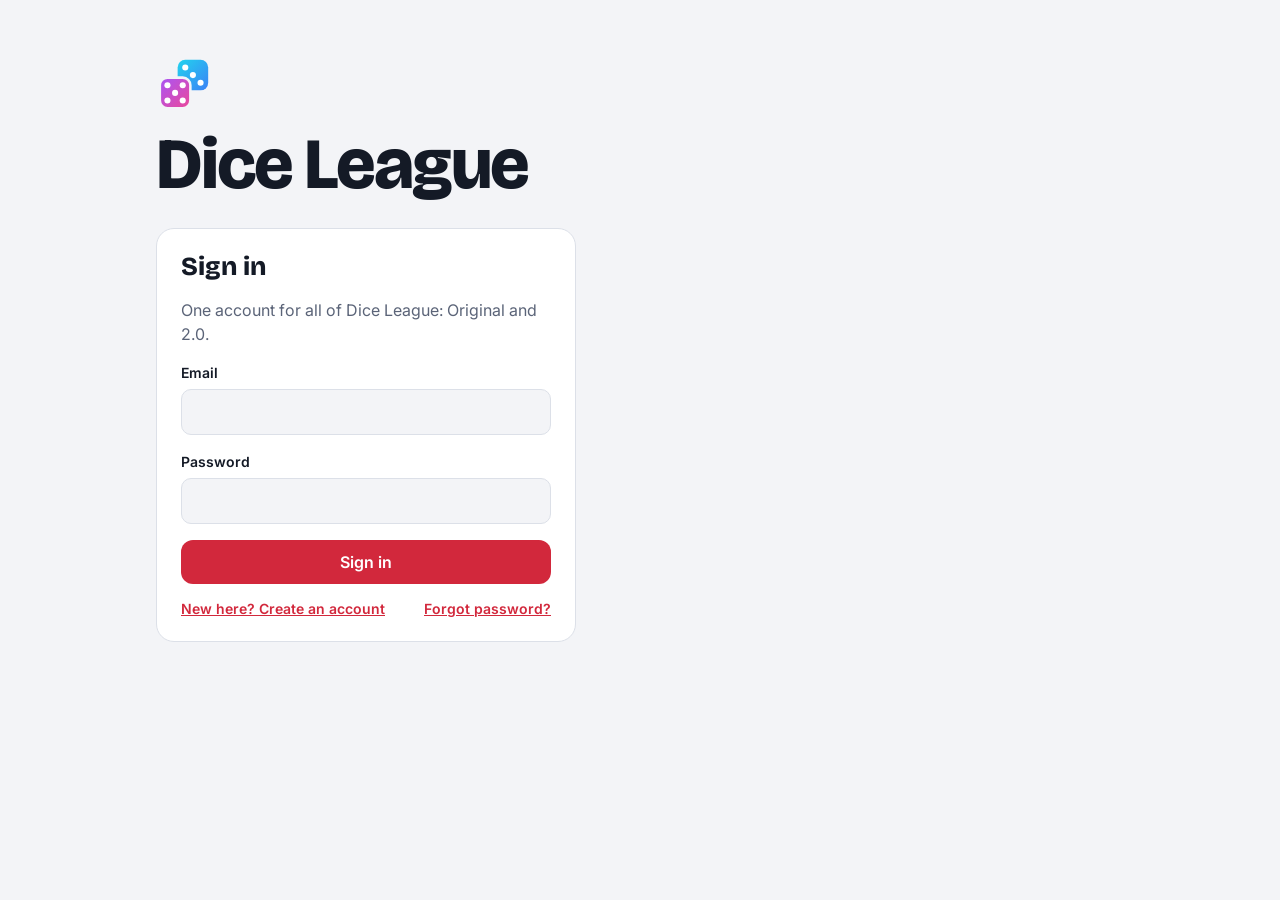
<file: index.html>
<!doctype html>
<html lang="en">
<head>
  <meta charset="utf-8">
  <meta name="viewport" content="width=device-width, initial-scale=1, viewport-fit=cover">
  <title>Dice League</title>
  <link rel="icon" href="icon.svg"><link rel="apple-touch-icon" href="icon-180.png">
  <link rel="stylesheet" href="https://fonts.googleapis.com/css2?family=Bricolage+Grotesque:opsz,wght@12..96,800&family=Inter:wght@400;500;600&family=Archivo:wght@600;800&display=swap">
  <style>
    /* Version picker: each card previews the look of the league it opens. */
    :root {
      --bg: #F3F4F7; --ink: #141A26; --muted: #5B6478; --line: #DCE0E8;
      --gut-l: max(16px, env(safe-area-inset-left, 0px));
      --gut-r: max(16px, env(safe-area-inset-right, 0px));
    }
    @media (prefers-color-scheme: dark) {
      :root:not([data-theme="light"]) { --bg: #0F131B; --ink: #EEF1F6; --muted: #98A1B3; --line: #283043; color-scheme: dark; }
    }
    :root[data-theme="dark"] { --bg: #0F131B; --ink: #EEF1F6; --muted: #98A1B3; --line: #283043; color-scheme: dark; }
    * { box-sizing: border-box; }
    html, body { margin: 0; }
    body {
      background: var(--bg); color: var(--ink); font: 400 16px/1.5 'Inter', system-ui, sans-serif;
      padding-top: env(safe-area-inset-top, 0px); padding-bottom: env(safe-area-inset-bottom, 0px);
    }
    .wrap { max-width: 1000px; margin: 0 auto; padding: 56px var(--gut-r) 64px var(--gut-l); display: grid; gap: 28px; }
    .brandmark { display: block; margin-bottom: -12px; }
    h1 { margin: 0; font: 800 clamp(40px, 8vw, 72px)/1 'Bricolage Grotesque', 'Arial Black', sans-serif; letter-spacing: -.03em; text-wrap: balance; }
    .pick { display: grid; grid-template-columns: repeat(2, minmax(0, 1fr)); gap: 16px; }
    .ver {
      display: grid; gap: 14px; align-content: space-between; min-height: 260px; padding: 28px;
      border-radius: 18px; text-decoration: none; transition: transform .15s ease, box-shadow .15s ease;
    }
    .ver:hover { transform: translateY(-3px); box-shadow: 0 12px 30px rgba(0, 0, 0, .18); }
    .ver:focus-visible { outline: 3px solid #2457C5; outline-offset: 3px; }
    .ver-name { margin: 0; }
    .ver-go { font-weight: 600; }
    .die { width: 48px; height: 48px; }
    /* Original: its default Black & White design */
    .v1 { background: #000000; color: #FFFFFF; border: 2px solid #000000; border-radius: 0; }
    .v1 .ver-name { font: 800 38px/1 'Archivo', system-ui, sans-serif; text-transform: uppercase; letter-spacing: .04em; }
    .v1 .ver-go { color: #FFFFFF; font-family: 'Archivo', sans-serif; text-transform: uppercase; letter-spacing: .06em; }
    /* 2.0: light with red and blue */
    .v2 { background: #FFFFFF; color: #141A26; border: 1px solid #DCE0E8; }
    .v2 .ver-name { font: 800 40px/1 'Bricolage Grotesque', 'Arial Black', sans-serif; letter-spacing: -.02em; }
    .v2 .ver-go { color: #178A3F; }
    @media (max-width: 640px) { .pick { grid-template-columns: 1fr; } .ver { min-height: 200px; } }
    @media (prefers-reduced-motion: reduce) { .ver { transition: none; } }

    /* Account: one sign-in for the whole site */
    :root { --surface: #FFFFFF; --red: #D2283C; --blue: #2457C5; --bad: #C0283A; --good: #1E8A4C; }
    @media (prefers-color-scheme: dark) { :root:not([data-theme="light"]) { --surface: #181E2A; --red: #FF5A6A; --blue: #6E9BFF; --bad: #FF7A88; --good: #5FD18B; } }
    :root[data-theme="dark"] { --surface: #181E2A; --red: #FF5A6A; --blue: #6E9BFF; --bad: #FF7A88; --good: #5FD18B; }
    [hidden] { display: none !important; }
    .auth { display: grid; gap: 16px; max-width: 420px; padding: 24px; background: var(--surface); border: 1px solid var(--line); border-radius: 18px; }
    .auth h2 { margin: 0; font: 800 26px/1.1 'Bricolage Grotesque', 'Arial Black', sans-serif; }
    .auth p { margin: 0; }
    .field { display: grid; gap: 6px; }
    .field span { font-size: 14px; font-weight: 600; }
    .field input {
      min-height: 46px; padding: 10px 12px; font: 500 16px 'Inter', system-ui, sans-serif; color: var(--ink);
      background: var(--bg); border: 1px solid var(--line); border-radius: 10px;
    }
    .field input:focus-visible { outline: 3px solid var(--blue); outline-offset: 0; border-color: var(--blue); }
    .btn { font: 600 16px/1 'Inter', system-ui, sans-serif; border: 0; border-radius: 12px; padding: 14px 20px; cursor: pointer; background: var(--red); color: #FFFFFF; }
    .btn:disabled { opacity: .6; cursor: default; }
    .btn:focus-visible, .linkbtn:focus-visible { outline: 3px solid var(--blue); outline-offset: 2px; }
    .links { display: flex; justify-content: space-between; gap: 12px; flex-wrap: wrap; }
    .linkbtn { appearance: none; background: none; border: 0; padding: 0; font: 600 14px 'Inter', system-ui, sans-serif; color: var(--red); cursor: pointer; text-decoration: underline; }
    .msg { font-size: 14px; padding: 10px 12px; border-radius: 10px; border: 1px solid var(--line); }
    .msg.bad { color: var(--bad); border-color: var(--bad); }
    .msg.good { color: var(--good); border-color: var(--good); }
    .muted { color: var(--muted); }
    .who { display: flex; align-items: center; gap: 12px; flex-wrap: wrap; font-size: 14px; color: var(--muted); }
  </style>
</head>
<body>
  <main class="wrap">
    <svg class="brandmark" width="56" height="56" viewBox="0 0 44 44" aria-hidden="true"><defs><linearGradient id="bmb" x1="0" y1="0" x2="1" y2="1"><stop offset="0" stop-color="#22D3EE"></stop><stop offset="1" stop-color="#3B82F6"></stop></linearGradient><linearGradient id="bmf" x1="0" y1="0" x2="1" y2="1"><stop offset="0" stop-color="#A855F7"></stop><stop offset="1" stop-color="#EC4899"></stop></linearGradient></defs><rect x="17" y="3" width="24" height="24" rx="6" fill="url(#bmb)"></rect><g fill="#FFFFFF"><circle cx="23" cy="9" r="2.4"></circle><circle cx="29" cy="15" r="2.4"></circle><circle cx="35" cy="21" r="2.4"></circle></g><rect x="3" y="17" width="24" height="24" rx="6" fill="url(#bmf)" stroke="var(--bg)" stroke-width="2"></rect><g fill="#FFFFFF"><circle cx="9" cy="23" r="2.4"></circle><circle cx="21" cy="23" r="2.4"></circle><circle cx="15" cy="29" r="2.4"></circle><circle cx="9" cy="35" r="2.4"></circle><circle cx="21" cy="35" r="2.4"></circle></g></svg>
    <h1 id="mainTitle">Which Dice League?</h1>

    <!-- Sign in: one account for both versions -->
    <form class="auth" id="auth" novalidate hidden>
      <h2 id="authTitle">Sign in</h2>
      <p class="muted" id="authNote">One account for all of Dice League: Original and 2.0.</p>
      <label class="field" id="emailField"><span>Email</span><input id="email" type="email" autocomplete="email" required></label>
      <label class="field" id="passField"><span>Password</span><input id="password" type="password" autocomplete="current-password" minlength="6" required></label>
      <p class="msg" id="authMsg" role="alert" hidden></p>
      <button type="submit" class="btn" id="authBtn">Sign in</button>
      <div class="links" id="authLinks">
        <button type="button" class="linkbtn" data-mode="up">New here? Create an account</button>
        <button type="button" class="linkbtn" data-mode="reset">Forgot password?</button>
      </div>
    </form>

    <p class="who" id="who" hidden><span id="whoText"></span><button type="button" class="linkbtn" id="signOut">Sign out</button></p>
    <div class="pick" id="pick" hidden>
      <a class="ver v1" href="original/index.html">
        <svg class="die" viewBox="0 0 44 44" aria-hidden="true"><rect x="17" y="3" width="24" height="24" rx="6" fill="#FFFFFF" stroke="#141414" stroke-width="2"></rect><g fill="#141414"><circle cx="23" cy="9" r="2.4"></circle><circle cx="29" cy="15" r="2.4"></circle><circle cx="35" cy="21" r="2.4"></circle></g><rect x="3" y="17" width="24" height="24" rx="6" fill="#141414" stroke="#FFFFFF" stroke-width="2"></rect><g fill="#FFFFFF"><circle cx="9" cy="23" r="2.4"></circle><circle cx="21" cy="23" r="2.4"></circle><circle cx="15" cy="29" r="2.4"></circle><circle cx="9" cy="35" r="2.4"></circle><circle cx="21" cy="35" r="2.4"></circle></g></svg>
        <p class="ver-name">Dice League Original</p>
        <span class="ver-go">Play →</span>
      </a>
      <a class="ver v2" href="v2/index.html">
        <svg class="die" viewBox="0 0 44 44" aria-hidden="true"><rect x="17" y="3" width="24" height="24" rx="6" fill="#1E9E4A" stroke="#1E9E4A" stroke-width="2"></rect><g fill="#FFFFFF"><circle cx="23" cy="9" r="2.4"></circle><circle cx="29" cy="15" r="2.4"></circle><circle cx="35" cy="21" r="2.4"></circle></g><rect x="3" y="17" width="24" height="24" rx="6" fill="#D2283C" stroke="#FFFFFF" stroke-width="2"></rect><g fill="#FFFFFF"><circle cx="9" cy="23" r="2.4"></circle><circle cx="21" cy="23" r="2.4"></circle><circle cx="15" cy="29" r="2.4"></circle><circle cx="9" cy="35" r="2.4"></circle><circle cx="21" cy="35" r="2.4"></circle></g></svg>
        <p class="ver-name">Dice League 2.0</p>
        <span class="ver-go">Play →</span>
      </a>
    </div>
  </main>

  <script src="original/supabase.js"></script>
  <script src="original/config.js"></script>
  <script src="account.js"></script>
  <script>
    // First page: sign in once, then pick a version. ?next=original or ?next=v2 goes straight back there.
    const $ = id => document.getElementById(id);
    const acc = window.DLAccount;
    const next = new URLSearchParams(location.search).get('next');
    const NEXT = { original: 'original/league.html', v2: 'v2/index.html' };
    const here = location.origin + location.pathname;
    let mode = 'in';

    const MODES = {
      in: { title: 'Sign in', button: 'Sign in', email: true, pass: true, links: true },
      up: { title: 'Create an account', button: 'Create account', email: true, pass: true, links: true },
      reset: { title: 'Reset your password', button: 'Send reset link', email: true, pass: false, links: true },
      newpw: { title: 'Choose a new password', button: 'Save new password', email: false, pass: true, links: false },
    };

    function say(text, tone) {
      $('authMsg').textContent = text || '';
      $('authMsg').className = 'msg' + (tone ? ' ' + tone : '');
      $('authMsg').hidden = !text;
    }

    function setMode(m) {
      mode = m;
      const d = MODES[m];
      $('authTitle').textContent = d.title;
      $('authBtn').textContent = d.button;
      $('emailField').hidden = !d.email;
      $('passField').hidden = !d.pass;
      $('authLinks').hidden = !d.links;
      $('password').autocomplete = m === 'in' ? 'current-password' : 'new-password';
      document.querySelectorAll('[data-mode]').forEach(b => {
        const target = b.dataset.mode === m ? 'in' : b.dataset.mode;
        b.dataset.target = target;
        b.textContent = target === 'in' ? 'Back to sign in' : target === 'up' ? 'New here? Create an account' : 'Forgot password?';
      });
      say('');
    }

    function friendly(err) {
      const t = String(err && err.message || err || '');
      if (/invalid login/i.test(t)) return 'That email and password don’t match an account. Check them, or create an account.';
      if (/not confirmed/i.test(t)) return 'Confirm your email first: open the link Supabase sent you, then sign in.';
      if (/already registered|already exists/i.test(t)) return 'That email already has an account. Sign in instead, or reset the password.';
      if (/password/i.test(t) && /6|short|least/i.test(t)) return 'The password needs at least 6 characters.';
      if (/fetch|network/i.test(t)) return 'Couldn’t reach the server. Check your internet connection and try again.';
      return t || 'Something went wrong. Try again.';
    }

    async function showSignedIn(user) {
      if (next && NEXT[next]) { location.replace(NEXT[next]); return; }
      $('auth').hidden = true;
      $('mainTitle').textContent = 'Which Dice League?';
      $('whoText').textContent = `Signed in as ${user.email}`;
      $('who').hidden = false;
      $('pick').hidden = false;
    }

    function showSignIn() {
      $('who').hidden = true;
      $('pick').hidden = true;
      $('mainTitle').textContent = 'Dice League';
      $('auth').hidden = false;
      setMode(acc.isRecovering() ? 'newpw' : 'in');
    }

    $('auth').addEventListener('click', e => {
      const b = e.target.closest('[data-mode]');
      if (b) setMode(b.dataset.target || b.dataset.mode);
    });

    $('auth').addEventListener('submit', async e => {
      e.preventDefault();
      const email = $('email').value.trim(), password = $('password').value;
      const d = MODES[mode];
      if (d.email && !/^\S+@\S+\.\S+$/.test(email)) { say('Enter your email address.', 'bad'); return; }
      if (d.pass && password.length < 6) { say('The password needs at least 6 characters.', 'bad'); return; }
      $('authBtn').disabled = true;
      try {
        if (mode === 'in') {
          const { data, error } = await acc.client.auth.signInWithPassword({ email, password });
          if (error) throw error;
          showSignedIn(data.user);
        } else if (mode === 'up') {
          const { data, error } = await acc.client.auth.signUp({ email, password, options: { emailRedirectTo: here } });
          if (error) throw error;
          if (data.session) showSignedIn(data.user);
          else { setMode('in'); say('Almost done: check your email and open the confirmation link, then sign in here.', 'good'); }
        } else if (mode === 'reset') {
          const { error } = await acc.client.auth.resetPasswordForEmail(email, { redirectTo: here });
          if (error) throw error;
          setMode('in');
          say('If that email has an account, a reset link is on its way. Open it on this device.', 'good');
        } else if (mode === 'newpw') {
          const { data, error } = await acc.client.auth.updateUser({ password });
          if (error) throw error;
          acc.doneRecovering();
          history.replaceState(null, '', location.pathname + location.search);
          showSignedIn(data.user);
        }
      } catch (err) {
        say(friendly(err), 'bad');
      } finally {
        $('authBtn').disabled = false;
      }
    });

    $('signOut').addEventListener('click', async () => {
      await acc.signOut();
      showSignIn();
    });

    (async () => {
      if (!acc.on) { $('pick').hidden = false; return; } // accounts not set up: just pick a version
      await new Promise(r => setTimeout(r, 0));        // let a sign-in link in the address finish first
      const user = await acc.user();
      if (user && !acc.isRecovering()) showSignedIn(user); else showSignIn();
    })();
    acc.onChange(event => { if (event === 'PASSWORD_RECOVERY') showSignIn(); });
  </script>
</body>
</html>
</file>
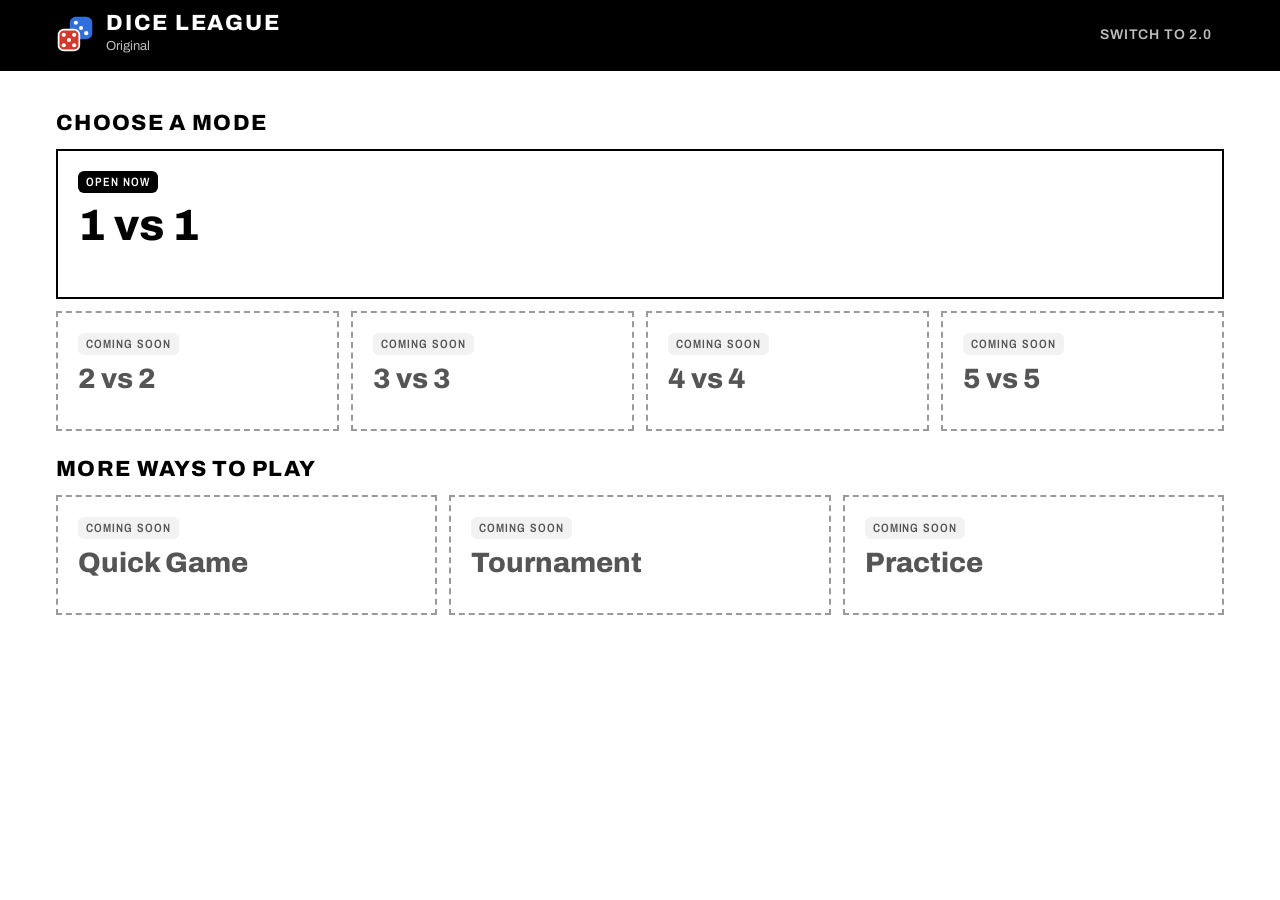
<file: original/index.html>
<!doctype html>
<html lang="en">
<head>
  <meta charset="utf-8">
  <meta name="viewport" content="width=device-width, initial-scale=1, viewport-fit=cover">
  <title>Dice League</title>
  <meta name="theme-color" content="#000000">
  <link rel="icon" href="icon.svg">
  <link rel="apple-touch-icon" href="icon-180.png">
  <link rel="manifest" href="manifest.webmanifest">
  <link rel="stylesheet" href="https://fonts.googleapis.com/css2?family=Archivo:wght@400;500;600;800&family=Archivo+Narrow:wght@600;700&display=swap">
  <style>
    /* Same colors and type as the original league app's default design, Black & White. */
    :root {
      color-scheme: light;
      --bg: #FFFFFF; --head-bg: #000000; --panel: #FFFFFF; --panel-2: #F2F2F2;
      --ink: #000000; --muted: #555555; --line: #000000;
      --accent: #000000; --accent-ink: #FFFFFF;
      --f-display: 'Archivo', system-ui, sans-serif;
      --f-body: 'Archivo', system-ui, sans-serif;
      --radius: 0;
      --gut-l: max(16px, env(safe-area-inset-left, 0px));
      --gut-r: max(16px, env(safe-area-inset-right, 0px));
    }
    * { box-sizing: border-box; }
    html, body { margin: 0; }
    body {
      background: var(--bg); color: var(--ink); font: 400 16px/1.5 var(--f-body);
      padding-top: env(safe-area-inset-top, 0px); padding-bottom: env(safe-area-inset-bottom, 0px);
      -webkit-font-smoothing: antialiased;
    }
    a { color: inherit; }
    .wrap { max-width: 1200px; margin: 0 auto; padding-left: var(--gut-l); padding-right: var(--gut-r); }
    header.top { background: var(--head-bg); border-bottom: 1px solid var(--line); }
    header.top .wrap { display: flex; flex-wrap: wrap; align-items: center; justify-content: space-between; gap: 10px 20px; padding-block: 12px; }
    .brand { display: flex; align-items: center; gap: 12px; min-width: 0; text-decoration: none; }
    .brand h1 { margin: 0; font: 800 22px/1.05 var(--f-display); text-transform: uppercase; letter-spacing: .08em; color: #FFFFFF; }
    .brand .sub { color: #BDBDBD !important; }
    header.top { border-bottom: 2px solid #000000; }
    .brand .sub { font-size: 13px; color: var(--muted); margin-top: 2px; }
    .switch { font: 600 14px var(--f-body); color: #BDBDBD; text-decoration: none; padding: 9px 12px; text-transform: uppercase; letter-spacing: .06em; }
    .switch:hover { color: #FFFFFF !important; }
    .switch:hover { color: var(--accent); }
    main .wrap { padding-block: 28px 48px; display: grid; gap: 14px; }
    .h2 { margin: 12px 0 0; font: 800 22px/1.1 var(--f-display); text-transform: uppercase; letter-spacing: .06em; }
    .modes { display: grid; grid-template-columns: repeat(4, minmax(0, 1fr)); gap: 12px; }
    .modes-3 { grid-template-columns: repeat(3, minmax(0, 1fr)); }
    .mode {
      display: flex; flex-direction: column; gap: 10px; padding: 20px; min-height: 120px;
      background: var(--panel); border: 2px solid var(--line); border-radius: var(--radius); text-decoration: none;
    }
    .mode h3 { margin: 0; font: 800 28px/1 var(--f-display); }
    .mode .tag {
      align-self: flex-start; font: 600 12px 'Archivo Narrow', var(--f-body); text-transform: uppercase; letter-spacing: .08em;
      padding: 3px 8px; border-radius: 6px; background: var(--panel-2); color: var(--muted);
    }
    a.mode:hover { border-color: var(--accent); }
    a.mode:focus-visible, .switch:focus-visible, .brand:focus-visible { outline: 2px solid var(--accent); outline-offset: 2px; }
    .mode-live { grid-column: 1 / -1; min-height: 150px; }
    .mode-live h3 { font-size: 44px; }
    .mode-live .tag { background: var(--accent); color: var(--accent-ink); }
    .mode-soon { background: transparent; border-style: dashed; border-color: #9A9A9A; }
    .mode-soon h3 { color: var(--muted); }
    @media (max-width: 760px) { .modes { grid-template-columns: repeat(2, minmax(0, 1fr)); } .modes-3 { grid-template-columns: 1fr; } }
  </style>
</head>
<body>
  <header class="top">
    <div class="wrap">
      <a class="brand" href="index.html">
        <svg width="38" height="38" viewBox="0 0 44 44" aria-hidden="true"><rect x="17" y="3" width="24" height="24" rx="6" fill="#2F6FDB" stroke="#2F6FDB" stroke-width="2"></rect><g fill="#FFFFFF"><circle cx="23" cy="9" r="2.4"></circle><circle cx="29" cy="15" r="2.4"></circle><circle cx="35" cy="21" r="2.4"></circle></g><rect x="3" y="17" width="24" height="24" rx="6" fill="#D33A2C" stroke="#FFFFFF" stroke-width="2"></rect><g fill="#FFFFFF"><circle cx="9" cy="23" r="2.4"></circle><circle cx="21" cy="23" r="2.4"></circle><circle cx="15" cy="29" r="2.4"></circle><circle cx="9" cy="35" r="2.4"></circle><circle cx="21" cy="35" r="2.4"></circle></g></svg>
        <div><h1>Dice League</h1><div class="sub">Original</div></div>
      </a>
      <a class="switch" href="../v2/index.html">Switch to 2.0</a>
    </div>
  </header>
  <main>
    <div class="wrap">
      <h2 class="h2">Choose a mode</h2>
      <div class="modes">
        <a class="mode mode-live" href="league.html"><span class="tag">Open now</span><h3>1 vs 1</h3></a>
        <div class="mode mode-soon"><span class="tag">Coming soon</span><h3>2 vs 2</h3></div>
        <div class="mode mode-soon"><span class="tag">Coming soon</span><h3>3 vs 3</h3></div>
        <div class="mode mode-soon"><span class="tag">Coming soon</span><h3>4 vs 4</h3></div>
        <div class="mode mode-soon"><span class="tag">Coming soon</span><h3>5 vs 5</h3></div>
      </div>
      <h2 class="h2">More ways to play</h2>
      <div class="modes modes-3">
        <div class="mode mode-soon"><span class="tag">Coming soon</span><h3>Quick Game</h3></div>
        <div class="mode mode-soon"><span class="tag">Coming soon</span><h3>Tournament</h3></div>
        <div class="mode mode-soon"><span class="tag">Coming soon</span><h3>Practice</h3></div>
      </div>
    </div>
  </main>
</body>
</html>
</file>
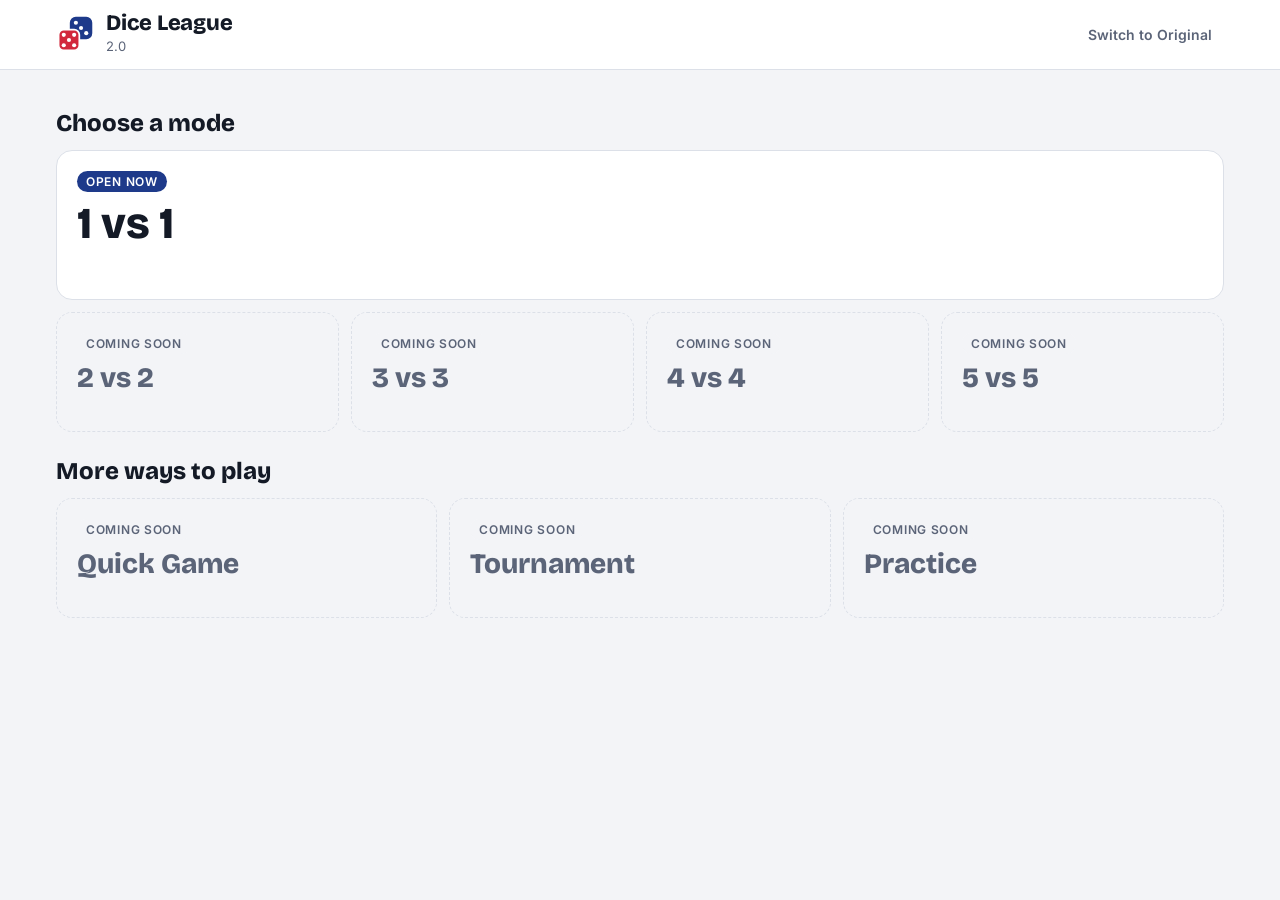
<file: v2/index.html>
<!doctype html>
<html lang="en">
<head>
  <meta charset="utf-8">
  <meta name="viewport" content="width=device-width, initial-scale=1, viewport-fit=cover">
  <title>Dice League 2.0</title>
  <meta name="theme-color" content="#F3F4F7">
  <link rel="icon" href="icon.svg">
  <link rel="apple-touch-icon" href="icon-180.png">
  <link rel="stylesheet" href="https://fonts.googleapis.com/css2?family=Bricolage+Grotesque:opsz,wght@12..96,700;12..96,800&family=Inter:wght@400;500;600;700&display=swap">
  <style>
    /* Dice League 2.0's look: light gray, white panels and the 2.0 green (with a dark version at night). */
    :root {
      color-scheme: light;
      --bg: #F3F4F7; --head-bg: #FFFFFF; --panel: #FFFFFF; --panel-2: #F3F4F7;
      --ink: #141A26; --muted: #5B6478; --line: #DCE0E8;
      --accent: #1E3A8A; --accent-ink: #FFFFFF;
      --f-display: 'Bricolage Grotesque', 'Arial Black', system-ui, sans-serif;
      --f-body: 'Inter', system-ui, -apple-system, 'Segoe UI', sans-serif;
      --radius: 16px;
      --gut-l: max(16px, env(safe-area-inset-left, 0px));
      --gut-r: max(16px, env(safe-area-inset-right, 0px));
    }
    @media (prefers-color-scheme: dark) {
      :root {
        color-scheme: dark;
        --bg: #0F131B; --head-bg: #181E2A; --panel: #181E2A; --panel-2: #131926;
        --ink: #EEF1F6; --muted: #98A1B3; --line: #283043;
        --accent: #7FA3F5; --accent-ink: #0F131B;
      }
    }
    * { box-sizing: border-box; }
    html, body { margin: 0; }
    body {
      background: var(--bg); color: var(--ink); font: 400 16px/1.5 var(--f-body);
      padding-top: env(safe-area-inset-top, 0px); padding-bottom: env(safe-area-inset-bottom, 0px);
      -webkit-font-smoothing: antialiased;
    }
    a { color: inherit; }
    .wrap { max-width: 1200px; margin: 0 auto; padding-left: var(--gut-l); padding-right: var(--gut-r); }
    header.top { background: var(--head-bg); border-bottom: 1px solid var(--line); }
    header.top .wrap { display: flex; flex-wrap: wrap; align-items: center; justify-content: space-between; gap: 10px 20px; padding-block: 12px; }
    .brand { display: flex; align-items: center; gap: 12px; min-width: 0; text-decoration: none; }
    .brand h1 { margin: 0; font: 800 22px/1.05 var(--f-display); letter-spacing: -.01em; }
    .brand .sub { font-size: 13px; color: var(--muted); margin-top: 2px; }
    .switch { font: 600 14px var(--f-body); color: var(--muted); text-decoration: none; padding: 9px 12px; border-radius: 10px; }
    .switch:hover { color: var(--ink); background: var(--panel-2); }
    main .wrap { padding-block: 28px 48px; display: grid; gap: 14px; }
    .h2 { margin: 12px 0 0; font: 800 24px/1.1 var(--f-display); }
    .modes { display: grid; grid-template-columns: repeat(4, minmax(0, 1fr)); gap: 12px; }
    .modes-3 { grid-template-columns: repeat(3, minmax(0, 1fr)); }
    .mode {
      display: flex; flex-direction: column; gap: 10px; padding: 20px; min-height: 120px;
      background: var(--panel); border: 1px solid var(--line); border-radius: var(--radius); text-decoration: none;
    }
    .mode h3 { margin: 0; font: 800 28px/1 var(--f-display); }
    .mode .tag {
      align-self: flex-start; font: 600 12px var(--f-body); text-transform: uppercase; letter-spacing: .06em;
      padding: 3px 9px; border-radius: 99px; background: var(--panel-2); color: var(--muted);
    }
    a.mode:hover { border-color: var(--accent); }
    a.mode:focus-visible, .switch:focus-visible, .brand:focus-visible { outline: 3px solid var(--accent); outline-offset: 2px; }
    .mode-live { grid-column: 1 / -1; min-height: 150px; }
    .mode-live h3 { font-size: 44px; }
    .mode-live .tag { background: var(--accent); color: var(--accent-ink); }
    .mode-soon { background: transparent; border-style: dashed; }
    .mode-soon h3 { color: var(--muted); }
    @media (max-width: 760px) { .modes { grid-template-columns: repeat(2, minmax(0, 1fr)); } .modes-3 { grid-template-columns: 1fr; } }
  </style>
</head>
<body>
  <header class="top">
    <div class="wrap">
      <a class="brand" href="index.html">
        <svg width="38" height="38" viewBox="0 0 44 44" aria-hidden="true"><rect x="17" y="3" width="24" height="24" rx="6" fill="#1E3A8A" stroke="#1E3A8A" stroke-width="2"></rect><g fill="#FFFFFF"><circle cx="23" cy="9" r="2.4"></circle><circle cx="29" cy="15" r="2.4"></circle><circle cx="35" cy="21" r="2.4"></circle></g><rect x="3" y="17" width="24" height="24" rx="6" fill="#D2283C" stroke="var(--head-bg)" stroke-width="2"></rect><g fill="#FFFFFF"><circle cx="9" cy="23" r="2.4"></circle><circle cx="21" cy="23" r="2.4"></circle><circle cx="15" cy="29" r="2.4"></circle><circle cx="9" cy="35" r="2.4"></circle><circle cx="21" cy="35" r="2.4"></circle></g></svg>
        <div><h1>Dice League</h1><div class="sub">2.0</div></div>
      </a>
      <a class="switch" href="../original/index.html">Switch to Original</a>
    </div>
  </header>
  <main>
    <div class="wrap">
      <h2 class="h2">Choose a mode</h2>
      <div class="modes">
        <a class="mode mode-live" href="league.html"><span class="tag">Open now</span><h3>1 vs 1</h3></a>
        <div class="mode mode-soon"><span class="tag">Coming soon</span><h3>2 vs 2</h3></div>
        <div class="mode mode-soon"><span class="tag">Coming soon</span><h3>3 vs 3</h3></div>
        <div class="mode mode-soon"><span class="tag">Coming soon</span><h3>4 vs 4</h3></div>
        <div class="mode mode-soon"><span class="tag">Coming soon</span><h3>5 vs 5</h3></div>
      </div>
      <h2 class="h2">More ways to play</h2>
      <div class="modes modes-3">
        <div class="mode mode-soon"><span class="tag">Coming soon</span><h3>Quick Game</h3></div>
        <div class="mode mode-soon"><span class="tag">Coming soon</span><h3>Tournament</h3></div>
        <div class="mode mode-soon"><span class="tag">Coming soon</span><h3>Practice</h3></div>
      </div>
    </div>
  </main>
</body>
</html>
</file>
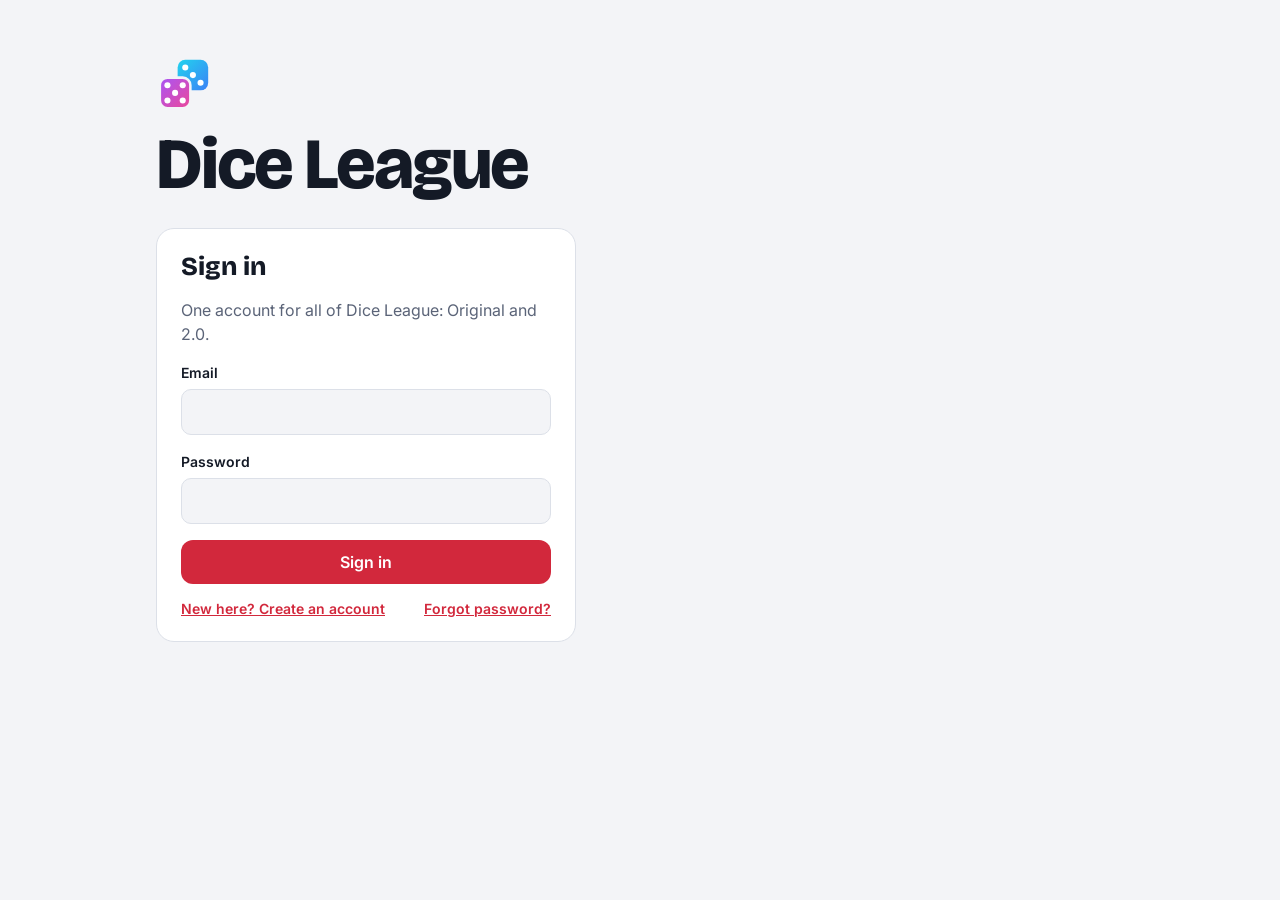
<file: original/league.html>
<!doctype html><html lang="en" data-design="mono"><head>
<script>
  // Show the saved design right away (Black & White until one is chosen), so the page never flashes another look.
  (function () {
    var ok = ['app','chalk','sunset','blueprint','popart','wildwest','usa','civilwar','revolution','confederate','bauhaus','mono'];
    try { var t = localStorage.getItem('diceLeague:theme'); if (ok.indexOf(t) >= 0) document.documentElement.setAttribute('data-design', t); } catch (e) {}
  })();
</script>
<meta name="viewport" content="width=device-width, initial-scale=1, viewport-fit=cover">
<link rel="manifest" href="manifest.webmanifest"><link rel="icon" href="icon.svg"><link rel="apple-touch-icon" href="icon-180.png">
<meta name="theme-color" content="#0E1A2B"><meta name="apple-mobile-web-app-capable" content="yes">
<meta charset="utf-8">
<title>Dice League</title>
<link rel="stylesheet" href="https://fonts.googleapis.com/css2?family=Archivo+Narrow:wght@600;700&family=Archivo:wght@400;500;600;700;800&family=Barlow:wght@400;500;600;700&family=Bebas+Neue&family=Fraunces:opsz,wght@9..144,500;9..144,700;9..144,800&family=Josefin+Sans:wght@500;600;700&family=Lora:wght@500;600;700&family=DM+Sans:opsz,wght@9..40,400;9..40,500;9..40,700&family=Inter:wght@400;500;600;700&family=Bowlby+One&family=Chakra+Petch:wght@600;700&family=IBM+Plex+Mono:wght@500;600;700&family=Libre+Franklin:wght@400;500;600;700&family=Manrope:wght@400;500;600;700;800&family=Orbitron:wght@600;700;900&family=Oswald:wght@500;700&family=Patrick+Hand&family=Permanent+Marker&family=Playfair+Display:wght@700;900&family=Rajdhani:wght@500;600;700&family=Rubik:wght@400;500;600;700&family=Source+Serif+4:opsz,wght@8..60,400;8..60,600;8..60,700&family=Righteous&family=Space+Mono:wght@400;700&family=Rye&family=Bangers&family=Limelight&family=Bungee&family=Audiowide&family=Cinzel:wght@700;900&family=Jost:wght@500;700;800&family=Sancreek&family=IM+Fell+English+SC&family=Special+Elite&family=Old+Standard+TT:wght@400;700&display=swap">
<style>
/* Layout: sticky header + nav, one centered column (max 1200px), fixed day bar on Home, game sheet overlay.
   Four switchable designs; each sets the full token set below. */
:root{
  --gut-l:max(16px, env(safe-area-inset-left, 0px));
  --gut-r:max(16px, env(safe-area-inset-right, 0px));
  color-scheme:dark;
  --bg:#0E1A2B; --bg-img:none; --bg-size:auto;
  --page-ink:#E8EEF6; --page-muted:#9FB0C6;
  --head-bg:#0A1422; --head-ink:#E8EEF6; --head-muted:#9FB0C6; --head-border:#22385A; --head-border-w:1px;
  --panel:#16263D; --panel-2:#0F1D30; --border:#22385A; --panel-border:1px solid #22385A; --shadow:none;
  --ink:#E8EEF6; --muted:#9FB0C6; --line:#22385A;
  --accent:#FFB020; --accent-ink:#0E1A2B; --link:#FFB020;
  --live:#FF6B5B; --good:#5FD18B; --bad:#FF8A7A; --warn:#FFB020;
  --sc-bg:#0A1422; --sc-win:#FFB020; --sc-lose:#7D8DA3; --sc-win-bg:#0A1422; --sc-lose-bg:#0A1422; --sc-live:#FFB020; --sc-live-bg:#0A1422; --sc-size:32px; --sc-radius:4px;
  --num:#FFB020;
  --f-display:'Oswald', Impact, 'Arial Narrow', sans-serif; --f-body:'Barlow', system-ui, sans-serif; --f-num:'Chakra Petch', ui-monospace, monospace;
  --radius:6px; --h-case:uppercase; --h-track:.08em; --h-weight:500; --h-size:22px;
  --nav-ink:#C4D0DF; --nav-on-bg:#FFB020; --nav-on-ink:#0E1A2B; --nav-on-line:transparent; --nav-radius:4px; --nav-case:uppercase; --nav-font:var(--f-display); --nav-track:.08em; --nav-border:transparent;
  --foot-bg:#0A1422; --foot-ink:#9FB0C6; --foot-border:#22385A;
  --season-bg:#16263D; --season-ink:#E8EEF6; --season-muted:#9FB0C6; --season-num:#FFB020; --season-line:#22385A;
  --tonight-bg:#16263D; --tonight-ink:#E8EEF6; --tonight-muted:#9FB0C6; --tonight-num:#FFB020; --tonight-line:#22385A;
  --gtop-bg:transparent; --gtop-live-bg:transparent;
  --input-bg:#0A1422; --input-ink:#E8EEF6; --input-border:#2C4569;
  --chip-bg:#0F1D30; --chip-ink:#E8EEF6; --chip-on-bg:#FFB020; --chip-on-ink:#0E1A2B;
  --po-mark:#FFB020; --pi-mark:#9FB0C6;
  --overlay:rgba(4,10,20,.72);
  --flag-union:url("data:image/svg+xml,%3Csvg xmlns='http://www.w3.org/2000/svg' viewBox='0 0 60 40'%3E%3Cdefs%3E%3Cpolygon id='s' points='0.00,-0.95 0.22,-0.31 0.90,-0.29 0.36,0.12 0.56,0.77 0.00,0.38 -0.56,0.77 -0.36,0.12 -0.90,-0.29 -0.22,-0.31' fill='%23fff'/%3E%3C/defs%3E%3Crect width='60' height='40' fill='%23fff'/%3E%3Crect y='0.00' width='60' height='3.08' fill='%23B22234'/%3E%3Crect y='6.15' width='60' height='3.08' fill='%23B22234'/%3E%3Crect y='12.31' width='60' height='3.08' fill='%23B22234'/%3E%3Crect y='18.46' width='60' height='3.08' fill='%23B22234'/%3E%3Crect y='24.62' width='60' height='3.08' fill='%23B22234'/%3E%3Crect y='30.77' width='60' height='3.08' fill='%23B22234'/%3E%3Crect y='36.92' width='60' height='3.08' fill='%23B22234'/%3E%3Crect width='26' height='21.54' fill='%230A3161'/%3E%3Cuse href='%23s' x='2.60' y='2.30'/%3E%3Cuse href='%23s' x='6.80' y='2.30'/%3E%3Cuse href='%23s' x='11.00' y='2.30'/%3E%3Cuse href='%23s' x='15.20' y='2.30'/%3E%3Cuse href='%23s' x='19.40' y='2.30'/%3E%3Cuse href='%23s' x='23.60' y='2.30'/%3E%3Cuse href='%23s' x='4.80' y='5.70'/%3E%3Cuse href='%23s' x='9.00' y='5.70'/%3E%3Cuse href='%23s' x='13.20' y='5.70'/%3E%3Cuse href='%23s' x='17.40' y='5.70'/%3E%3Cuse href='%23s' x='21.60' y='5.70'/%3E%3Cuse href='%23s' x='2.60' y='9.10'/%3E%3Cuse href='%23s' x='6.80' y='9.10'/%3E%3Cuse href='%23s' x='11.00' y='9.10'/%3E%3Cuse href='%23s' x='15.20' y='9.10'/%3E%3Cuse href='%23s' x='19.40' y='9.10'/%3E%3Cuse href='%23s' x='23.60' y='9.10'/%3E%3Cuse href='%23s' x='2.60' y='12.50'/%3E%3Cuse href='%23s' x='6.80' y='12.50'/%3E%3Cuse href='%23s' x='11.00' y='12.50'/%3E%3Cuse href='%23s' x='15.20' y='12.50'/%3E%3Cuse href='%23s' x='19.40' y='12.50'/%3E%3Cuse href='%23s' x='23.60' y='12.50'/%3E%3Cuse href='%23s' x='4.80' y='15.90'/%3E%3Cuse href='%23s' x='9.00' y='15.90'/%3E%3Cuse href='%23s' x='13.20' y='15.90'/%3E%3Cuse href='%23s' x='17.40' y='15.90'/%3E%3Cuse href='%23s' x='21.60' y='15.90'/%3E%3Cuse href='%23s' x='2.60' y='19.30'/%3E%3Cuse href='%23s' x='6.80' y='19.30'/%3E%3Cuse href='%23s' x='11.00' y='19.30'/%3E%3Cuse href='%23s' x='15.20' y='19.30'/%3E%3Cuse href='%23s' x='19.40' y='19.30'/%3E%3Cuse href='%23s' x='23.60' y='19.30'/%3E%3C/svg%3E");
  --flag-ross:url("data:image/svg+xml,%3Csvg xmlns='http://www.w3.org/2000/svg' viewBox='0 0 60 40'%3E%3Cdefs%3E%3Cpolygon id='s' points='0.00,-1.15 0.27,-0.37 1.09,-0.36 0.44,0.14 0.68,0.93 0.00,0.46 -0.68,0.93 -0.44,0.14 -1.09,-0.36 -0.27,-0.37' fill='%23fff'/%3E%3C/defs%3E%3Crect width='60' height='40' fill='%23fff'/%3E%3Crect y='0.00' width='60' height='3.08' fill='%23B22234'/%3E%3Crect y='6.15' width='60' height='3.08' fill='%23B22234'/%3E%3Crect y='12.31' width='60' height='3.08' fill='%23B22234'/%3E%3Crect y='18.46' width='60' height='3.08' fill='%23B22234'/%3E%3Crect y='24.62' width='60' height='3.08' fill='%23B22234'/%3E%3Crect y='30.77' width='60' height='3.08' fill='%23B22234'/%3E%3Crect y='36.92' width='60' height='3.08' fill='%23B22234'/%3E%3Crect width='26' height='21.54' fill='%230A3161'/%3E%3Cuse href='%23s' x='13.00' y='2.77'/%3E%3Cuse href='%23s' x='16.72' y='3.69'/%3E%3Cuse href='%23s' x='19.58' y='6.23'/%3E%3Cuse href='%23s' x='20.94' y='9.81'/%3E%3Cuse href='%23s' x='20.48' y='13.61'/%3E%3Cuse href='%23s' x='18.30' y='16.76'/%3E%3Cuse href='%23s' x='14.91' y='18.54'/%3E%3Cuse href='%23s' x='11.09' y='18.54'/%3E%3Cuse href='%23s' x='7.70' y='16.76'/%3E%3Cuse href='%23s' x='5.52' y='13.61'/%3E%3Cuse href='%23s' x='5.06' y='9.81'/%3E%3Cuse href='%23s' x='6.42' y='6.23'/%3E%3Cuse href='%23s' x='9.28' y='3.69'/%3E%3C/svg%3E");
  --flag-conf:url("data:image/svg+xml,%3Csvg xmlns='http://www.w3.org/2000/svg' viewBox='0 0 60 40'%3E%3Cdefs%3E%3Cpolygon id='s' points='0.00,-1.45 0.34,-0.47 1.38,-0.45 0.55,0.18 0.85,1.17 0.00,0.58 -0.85,1.17 -0.55,0.18 -1.38,-0.45 -0.34,-0.47' fill='%23fff'/%3E%3C/defs%3E%3Crect width='60' height='40' fill='%23B22234'/%3E%3Cpath d='M0 0L60 40M60 0L0 40' stroke='%23fff' stroke-width='10.5'/%3E%3Cpath d='M0 0L60 40M60 0L0 40' stroke='%230A3161' stroke-width='7.5'/%3E%3Cuse href='%23s' x='30.00' y='20.00'/%3E%3Cuse href='%23s' x='22.20' y='14.80'/%3E%3Cuse href='%23s' x='37.80' y='14.80'/%3E%3Cuse href='%23s' x='22.20' y='25.20'/%3E%3Cuse href='%23s' x='37.80' y='25.20'/%3E%3Cuse href='%23s' x='14.40' y='9.60'/%3E%3Cuse href='%23s' x='45.60' y='9.60'/%3E%3Cuse href='%23s' x='14.40' y='30.40'/%3E%3Cuse href='%23s' x='45.60' y='30.40'/%3E%3Cuse href='%23s' x='6.60' y='4.40'/%3E%3Cuse href='%23s' x='53.40' y='4.40'/%3E%3Cuse href='%23s' x='6.60' y='35.60'/%3E%3Cuse href='%23s' x='53.40' y='35.60'/%3E%3C/svg%3E");
}
html[data-design="app"]{
  color-scheme:light;
  --bg:#F2F4F8; --bg-img:none;
  --page-ink:#0B1220; --page-muted:#5B6577;
  --head-bg:#FFFFFF; --head-ink:#0B1220; --head-muted:#5B6577; --head-border:#DCE1EA; --head-border-w:1px;
  --panel:#FFFFFF; --panel-2:#F7F8FB; --border:#DCE1EA; --panel-border:1px solid #DCE1EA; --shadow:none;
  --ink:#0B1220; --muted:#5B6577; --line:#EEF1F5;
  --accent:#1D4ED8; --accent-ink:#FFFFFF; --link:#1D4ED8;
  --live:#B91C1C; --good:#15803D; --bad:#B91C1C; --warn:#A16207;
  --sc-bg:transparent; --sc-win:#0B1220; --sc-lose:#8A93A3; --sc-win-bg:transparent; --sc-lose-bg:transparent; --sc-live:#0B1220; --sc-live-bg:transparent; --sc-size:26px; --sc-radius:0;
  --num:#1D4ED8;
  --f-display:'Archivo', system-ui, sans-serif; --f-body:'Archivo', system-ui, sans-serif; --f-num:'Archivo Narrow', 'Arial Narrow', sans-serif;
  --radius:10px; --h-case:none; --h-track:0; --h-weight:800; --h-size:20px;
  --nav-ink:#3A4456; --nav-on-bg:transparent; --nav-on-ink:#1D4ED8; --nav-on-line:#1D4ED8; --nav-radius:0; --nav-case:none; --nav-font:var(--f-body); --nav-track:0; --nav-border:transparent;
  --foot-bg:#FFFFFF; --foot-ink:#3A4456; --foot-border:#DCE1EA;
  --season-bg:#FFFFFF; --season-ink:#0B1220; --season-muted:#5B6577; --season-num:#0B1220; --season-line:#EEF1F5;
  --tonight-bg:#FFFFFF; --tonight-ink:#0B1220; --tonight-muted:#5B6577; --tonight-num:#1D4ED8; --tonight-line:#EEF1F5;
  --gtop-bg:#F7F8FB; --gtop-live-bg:#FEF2F2;
  --input-bg:#FFFFFF; --input-ink:#0B1220; --input-border:#C5CDDA;
  --chip-bg:#EEF1F5; --chip-ink:#0B1220; --chip-on-bg:#1D4ED8; --chip-on-ink:#FFFFFF;
  --po-mark:#1D4ED8; --pi-mark:#A16207;
  --overlay:rgba(11,18,32,.5);
}
html[data-design="chalk"]{
  color-scheme:dark;
  --bg:#26332B; --bg-img:radial-gradient(rgba(255,255,255,.035) 1px, transparent 1.3px); --bg-size:4px 4px;
  --page-ink:#F2F0E6; --page-muted:#B9C2B5;
  --head-bg:#1E2923; --head-ink:#F2F0E6; --head-muted:#B9C2B5; --head-border:#8B6B43; --head-border-w:6px;
  --panel:#2E3D34; --panel-2:#263229; --border:rgba(242,240,230,.2); --panel-border:2px dashed rgba(242,240,230,.24); --shadow:none;
  --ink:#F2F0E6; --muted:#B9C2B5; --line:rgba(242,240,230,.16);
  --accent:#F7E07C; --accent-ink:#1E2923; --link:#9ED8F0;
  --live:#FF9E9E; --good:#A8E6A1; --bad:#FF9E9E; --warn:#F7E07C;
  --sc-bg:transparent; --sc-win:#F7E07C; --sc-lose:#9AA595; --sc-win-bg:transparent; --sc-lose-bg:transparent; --sc-live:#F2F0E6; --sc-live-bg:transparent; --sc-size:32px; --sc-radius:0;
  --num:#F7E07C;
  --f-display:'Permanent Marker', 'Comic Sans MS', cursive; --f-body:'Patrick Hand', 'Comic Sans MS', cursive; --f-num:'Permanent Marker', 'Comic Sans MS', cursive;
  --radius:4px; --h-case:none; --h-track:.02em; --h-weight:400; --h-size:26px;
  --nav-ink:#F2F0E6; --nav-on-bg:transparent; --nav-on-ink:#F7E07C; --nav-on-line:#F7E07C; --nav-radius:0; --nav-case:none; --nav-font:var(--f-display); --nav-track:.02em; --nav-border:transparent;
  --foot-bg:#1E2923; --foot-ink:#B9C2B5; --foot-border:#8B6B43;
  --season-bg:#2E3D34; --season-ink:#F2F0E6; --season-muted:#B9C2B5; --season-num:#F7E07C; --season-line:rgba(242,240,230,.16);
  --tonight-bg:#34463B; --tonight-ink:#F2F0E6; --tonight-muted:#C6CFC2; --tonight-num:#9ED8F0; --tonight-line:rgba(242,240,230,.16);
  --gtop-bg:transparent; --gtop-live-bg:transparent;
  --input-bg:#263229; --input-ink:#F2F0E6; --input-border:rgba(242,240,230,.3);
  --chip-bg:#263229; --chip-ink:#F2F0E6; --chip-on-bg:#F7E07C; --chip-on-ink:#1E2923;
  --po-mark:#F7E07C; --pi-mark:#9ED8F0;
  --overlay:rgba(15,22,18,.78);
}
html[data-design="sunset"]{
  color-scheme:dark;
  --bg:#1A0B2E; --bg-img:linear-gradient(180deg,#43135F 0,#B8366B 150px,#F27A54 230px,#2A1046 330px,#1A0B2E 560px); --bg-size:auto;
  --page-ink:#FBE9F3; --page-muted:#D2AEDB;
  --head-bg:#12061F; --head-ink:#FBE9F3; --head-muted:#C9A6D4; --head-border:#F27A54; --head-border-w:2px;
  --panel:#2A1442; --panel-2:#1F0E34; --border:#4E2A74; --panel-border:1px solid #4E2A74; --shadow:0 6px 24px rgba(10,2,24,.35);
  --ink:#FBE9F3; --muted:#C9A6D4; --line:#43265F;
  --accent:#FF7A59; --accent-ink:#1A0B2E; --link:#FFB86B;
  --live:#FF4D8D; --good:#5EEAD4; --bad:#FF7B9C; --warn:#FFC93C;
  --sc-bg:#160826; --sc-win:#FFC93C; --sc-lose:#9C80B8; --sc-win-bg:#160826; --sc-lose-bg:#160826; --sc-live:#FF7A9E; --sc-live-bg:#160826; --sc-size:32px; --sc-radius:10px;
  --num:#FFC93C;
  --f-display:'Righteous', 'Arial Rounded MT Bold', sans-serif; --f-body:'DM Sans', system-ui, sans-serif; --f-num:'Righteous', ui-monospace, monospace;
  --radius:14px; --h-case:none; --h-track:.02em; --h-weight:400; --h-size:24px;
  --nav-ink:#E8CDEF; --nav-on-bg:#FF7A59; --nav-on-ink:#1A0B2E; --nav-on-line:transparent; --nav-radius:999px; --nav-case:none; --nav-font:var(--f-display); --nav-track:.02em; --nav-border:transparent;
  --foot-bg:#12061F; --foot-ink:#C9A6D4; --foot-border:#4E2A74;
  --season-bg:#2A1442; --season-ink:#FBE9F3; --season-muted:#C9A6D4; --season-num:#FFC93C; --season-line:#43265F;
  --tonight-bg:#3A1559; --tonight-ink:#FBE9F3; --tonight-muted:#D2AEDB; --tonight-num:#FFC93C; --tonight-line:#5A2F85;
  --gtop-bg:transparent; --gtop-live-bg:transparent;
  --input-bg:#160826; --input-ink:#FBE9F3; --input-border:#5E3590;
  --chip-bg:#1F0E34; --chip-ink:#FBE9F3; --chip-on-bg:#FF7A59; --chip-on-ink:#1A0B2E;
  --po-mark:#FF7A59; --pi-mark:#C9A6D4;
  --overlay:rgba(12,3,24,.74);
}
html[data-design="blueprint"]{
  color-scheme:dark;
  --bg:#0E4A82; --bg-img:linear-gradient(rgba(255,255,255,.09) 1px,transparent 1px),linear-gradient(90deg,rgba(255,255,255,.09) 1px,transparent 1px),linear-gradient(rgba(255,255,255,.04) 1px,transparent 1px),linear-gradient(90deg,rgba(255,255,255,.04) 1px,transparent 1px); --bg-size:96px 96px,96px 96px,24px 24px,24px 24px;
  --page-ink:#F2F8FF; --page-muted:#B5D3F0;
  --head-bg:#083560; --head-ink:#F2F8FF; --head-muted:#A8C9EA; --head-border:#9CC8F2; --head-border-w:1px;
  --panel:#0B4272; --panel-2:#08365F; --border:#7FB2E5; --panel-border:1px solid #7FB2E5; --shadow:none;
  --ink:#F2F8FF; --muted:#A8C9EA; --line:#2E6AA3;
  --accent:#FFE066; --accent-ink:#08365F; --link:#FFE066;
  --live:#FF8A7A; --good:#8FF0B8; --bad:#FFA394; --warn:#FFE066;
  --sc-bg:transparent; --sc-win:#FFFFFF; --sc-lose:#7FA9D3; --sc-win-bg:transparent; --sc-lose-bg:transparent; --sc-live:#FFE066; --sc-live-bg:transparent; --sc-size:30px; --sc-radius:0;
  --num:#FFFFFF;
  --f-display:'Space Mono', ui-monospace, monospace; --f-body:'Barlow', system-ui, sans-serif; --f-num:'Space Mono', ui-monospace, monospace;
  --radius:2px; --h-case:uppercase; --h-track:.1em; --h-weight:700; --h-size:19px;
  --nav-ink:#CFE4F8; --nav-on-bg:transparent; --nav-on-ink:#FFE066; --nav-on-line:#FFE066; --nav-radius:0; --nav-case:uppercase; --nav-font:var(--f-display); --nav-track:.08em; --nav-border:transparent;
  --foot-bg:#083560; --foot-ink:#A8C9EA; --foot-border:#7FB2E5;
  --season-bg:#0B4272; --season-ink:#F2F8FF; --season-muted:#A8C9EA; --season-num:#FFE066; --season-line:#2E6AA3;
  --tonight-bg:#08365F; --tonight-ink:#F2F8FF; --tonight-muted:#A8C9EA; --tonight-num:#FFE066; --tonight-line:#2E6AA3;
  --gtop-bg:transparent; --gtop-live-bg:transparent;
  --input-bg:#08365F; --input-ink:#F2F8FF; --input-border:#7FB2E5;
  --chip-bg:#08365F; --chip-ink:#F2F8FF; --chip-on-bg:#FFE066; --chip-on-ink:#08365F;
  --po-mark:#FFE066; --pi-mark:#A8C9EA;
  --overlay:rgba(4,26,50,.72);
}
html[data-design="popart"]{
  color-scheme:light;
  --bg:#FFD93B; --bg-img:radial-gradient(rgba(232,41,75,.28) 22%,transparent 24%); --bg-size:16px 16px;
  --page-ink:#111111; --page-muted:#4A3F10;
  --head-bg:#111111; --head-ink:#FFD93B; --head-muted:#E8D78A; --head-border:#111111; --head-border-w:0px;
  --panel:#FFFFFF; --panel-2:#FFF1A8; --border:#111111; --panel-border:3px solid #111111; --shadow:5px 5px 0 #111111;
  --ink:#111111; --muted:#5A5230; --line:#D9C24F;
  --accent:#E8294B; --accent-ink:#FFFFFF; --link:#C41E3D;
  --live:#E8294B; --good:#12814A; --bad:#C41E3D; --warn:#8A5A00;
  --sc-bg:#111111; --sc-win:#FFD93B; --sc-lose:#9A9A9A; --sc-win-bg:#111111; --sc-lose-bg:#111111; --sc-live:#FF6B86; --sc-live-bg:#111111; --sc-size:30px; --sc-radius:6px;
  --num:#E8294B;
  --f-display:'Bangers', Impact, sans-serif; --f-body:'Rubik', system-ui, sans-serif; --f-num:'Bangers', Impact, sans-serif;
  --radius:6px; --h-case:none; --h-track:.05em; --h-weight:400; --h-size:27px;
  --nav-ink:#FFD93B; --nav-on-bg:#E8294B; --nav-on-ink:#FFFFFF; --nav-on-line:transparent; --nav-radius:4px; --nav-case:none; --nav-font:var(--f-display); --nav-track:.06em; --nav-border:transparent;
  --foot-bg:#111111; --foot-ink:#FFD93B; --foot-border:#111111;
  --season-bg:#FFFFFF; --season-ink:#111111; --season-muted:#5A5230; --season-num:#E8294B; --season-line:#D9C24F;
  --tonight-bg:#111111; --tonight-ink:#FFD93B; --tonight-muted:#E8D78A; --tonight-num:#FFD93B; --tonight-line:rgba(255,217,59,.25);
  --gtop-bg:#FFF1A8; --gtop-live-bg:#FFC9D2;
  --input-bg:#FFFFFF; --input-ink:#111111; --input-border:#111111;
  --chip-bg:#FFF1A8; --chip-ink:#111111; --chip-on-bg:#E8294B; --chip-on-ink:#FFFFFF;
  --po-mark:#E8294B; --pi-mark:#6B5E20;
  --overlay:rgba(17,17,17,.6);
}
html[data-design="deco"]{
  color-scheme:dark;
  --bg:#0D1B17; --bg-img:repeating-linear-gradient(45deg,rgba(212,175,55,.06) 0 1px,transparent 1px 26px),repeating-linear-gradient(-45deg,rgba(212,175,55,.06) 0 1px,transparent 1px 26px); --bg-size:auto;
  --page-ink:#F4EBD2; --page-muted:#BFB38C;
  --head-bg:#08120F; --head-ink:#F4EBD2; --head-muted:#BFB38C; --head-border:#D4AF37; --head-border-w:2px;
  --panel:#12261F; --panel-2:#0E1F19; --border:#8A7430; --panel-border:1px solid #8A7430; --shadow:inset 0 0 0 3px #12261F, inset 0 0 0 4px rgba(212,175,55,.35);
  --ink:#F4EBD2; --muted:#BFB38C; --line:#2F4A3E;
  --accent:#D4AF37; --accent-ink:#0D1B17; --link:#E6C65A;
  --live:#E2705C; --good:#86D6A8; --bad:#EA8F7E; --warn:#E6C65A;
  --sc-bg:#08120F; --sc-win:#E6C65A; --sc-lose:#7E8B78; --sc-win-bg:#08120F; --sc-lose-bg:#08120F; --sc-live:#F08A76; --sc-live-bg:#08120F; --sc-size:30px; --sc-radius:0;
  --num:#E6C65A;
  --f-display:'Limelight', 'Playfair Display', serif; --f-body:'Josefin Sans', system-ui, sans-serif; --f-num:'Limelight', 'Playfair Display', serif;
  --radius:0; --h-case:uppercase; --h-track:.14em; --h-weight:400; --h-size:20px;
  --nav-ink:#D8CBA0; --nav-on-bg:#D4AF37; --nav-on-ink:#0D1B17; --nav-on-line:transparent; --nav-radius:0; --nav-case:uppercase; --nav-font:var(--f-body); --nav-track:.16em; --nav-border:transparent;
  --foot-bg:#08120F; --foot-ink:#BFB38C; --foot-border:#8A7430;
  --season-bg:#12261F; --season-ink:#F4EBD2; --season-muted:#BFB38C; --season-num:#E6C65A; --season-line:#2F4A3E;
  --tonight-bg:#1A3329; --tonight-ink:#F4EBD2; --tonight-muted:#BFB38C; --tonight-num:#E6C65A; --tonight-line:#3A5A4B;
  --gtop-bg:transparent; --gtop-live-bg:transparent;
  --input-bg:#08120F; --input-ink:#F4EBD2; --input-border:#8A7430;
  --chip-bg:#0E1F19; --chip-ink:#F4EBD2; --chip-on-bg:#D4AF37; --chip-on-ink:#0D1B17;
  --po-mark:#E6C65A; --pi-mark:#BFB38C;
  --overlay:rgba(4,10,8,.76);
}
html[data-design="blueprint"] .panel{border-style:dashed}
html[data-design="popart"] .panel,html[data-design="popart"] .gcard{box-shadow:var(--shadow)}
html[data-design="popart"] .brand h1{letter-spacing:.06em}
html[data-design="deco"] .brand h1{font-size:24px}
html[data-design="sunset"] .brand h1{background:linear-gradient(90deg,#FFC93C,#FF7A59,#FF4D8D);-webkit-background-clip:text;background-clip:text;color:transparent}
html[data-design="graffiti"]{
  color-scheme:dark;
  --bg:#121016; --bg-img:radial-gradient(rgba(198,255,61,.08) 2px,transparent 3px),radial-gradient(rgba(255,46,147,.07) 2px,transparent 3px); --bg-size:28px 28px,44px 44px;
  --page-ink:#F2F0F5; --page-muted:#A9A3B5;
  --head-bg:#0B0A0E; --head-ink:#F2F0F5; --head-muted:#A9A3B5; --head-border:#FF2E93; --head-border-w:3px;
  --panel:#1C1923; --panel-2:#15131B; --border:#3A3446; --panel-border:2px solid #3A3446; --shadow:4px 4px 0 rgba(255,46,147,.55);
  --ink:#F2F0F5; --muted:#A9A3B5; --line:#2E2938;
  --accent:#C6FF3D; --accent-ink:#121016; --link:#C6FF3D;
  --live:#FF5FAE; --good:#5BE38B; --bad:#FF6B8E; --warn:#FFC247;
  --sc-bg:#0B0A0E; --sc-win:#C6FF3D; --sc-lose:#7D7790; --sc-win-bg:#0B0A0E; --sc-lose-bg:#0B0A0E; --sc-live:#FF5FAE; --sc-live-bg:#0B0A0E; --sc-size:30px; --sc-radius:4px;
  --num:#C6FF3D;
  --f-display:'Bungee', Impact, sans-serif; --f-body:'Rubik', system-ui, sans-serif; --f-num:'Bungee', Impact, sans-serif;
  --radius:4px; --h-case:uppercase; --h-track:.03em; --h-weight:400; --h-size:21px;
  --nav-ink:#D8D3E2; --nav-on-bg:#FF2E93; --nav-on-ink:#121016; --nav-on-line:transparent; --nav-radius:4px; --nav-case:uppercase; --nav-font:var(--f-display); --nav-track:.03em; --nav-border:transparent;
  --foot-bg:#0B0A0E; --foot-ink:#A9A3B5; --foot-border:#FF2E93;
  --season-bg:#1C1923; --season-ink:#F2F0F5; --season-muted:#A9A3B5; --season-num:#C6FF3D; --season-line:#2E2938;
  --tonight-bg:#FF2E93; --tonight-ink:#121016; --tonight-muted:#4A0F2C; --tonight-num:#121016; --tonight-line:rgba(18,16,22,.25);
  --gtop-bg:transparent; --gtop-live-bg:transparent;
  --input-bg:#0B0A0E; --input-ink:#F2F0F5; --input-border:#4A4358;
  --chip-bg:#15131B; --chip-ink:#F2F0F5; --chip-on-bg:#C6FF3D; --chip-on-ink:#121016;
  --po-mark:#C6FF3D; --pi-mark:#A9A3B5;
  --overlay:rgba(6,5,8,.78);
}
html[data-design="retro"]{
  color-scheme:light;
  --bg:#F3E3C3; --bg-img:radial-gradient(rgba(120,70,30,.10) 1.5px,transparent 2px); --bg-size:18px 18px;
  --page-ink:#3A2314; --page-muted:#7A5A40;
  --head-bg:#3A2314; --head-ink:#FBEFD3; --head-muted:#D9BE96; --head-border:#E4572E; --head-border-w:6px;
  --panel:#FBF1D9; --panel-2:#F3E3C3; --border:#3A2314; --panel-border:3px solid #3A2314; --shadow:5px 5px 0 #2A9D8F;
  --ink:#3A2314; --muted:#7A5A40; --line:#E3CFA6;
  --accent:#E4572E; --accent-ink:#FFF8E6; --link:#B8401C;
  --live:#D6361E; --good:#2A8070; --bad:#B8401C; --warn:#A8700A;
  --sc-bg:#3A2314; --sc-win:#F2A900; --sc-lose:#9A7E62; --sc-win-bg:#3A2314; --sc-lose-bg:#3A2314; --sc-live:#FF7A4D; --sc-live-bg:#3A2314; --sc-size:30px; --sc-radius:8px;
  --num:#E4572E;
  --f-display:'Bowlby One', Impact, sans-serif; --f-body:'DM Sans', system-ui, sans-serif; --f-num:'Bowlby One', Impact, sans-serif;
  --radius:14px; --h-case:none; --h-track:.01em; --h-weight:400; --h-size:22px;
  --nav-ink:#FBEFD3; --nav-on-bg:#F2A900; --nav-on-ink:#3A2314; --nav-on-line:transparent; --nav-radius:999px; --nav-case:none; --nav-font:var(--f-display); --nav-track:.01em; --nav-border:transparent;
  --foot-bg:#3A2314; --foot-ink:#FBEFD3; --foot-border:#2A9D8F;
  --season-bg:#3A2314; --season-ink:#FBEFD3; --season-muted:#D9BE96; --season-num:#F2A900; --season-line:rgba(251,239,211,.2);
  --tonight-bg:#2A9D8F; --tonight-ink:#FFF8E6; --tonight-muted:#D3F0EA; --tonight-num:#FFF8E6; --tonight-line:rgba(255,248,230,.3);
  --gtop-bg:#F3E3C3; --gtop-live-bg:#F9D5C5;
  --input-bg:#FFF9EA; --input-ink:#3A2314; --input-border:#8A6A4C;
  --chip-bg:#F3E3C3; --chip-ink:#3A2314; --chip-on-bg:#3A2314; --chip-on-ink:#FBEFD3;
  --po-mark:#2A9D8F; --pi-mark:#E4572E;
  --overlay:rgba(58,35,20,.6);
}
html[data-design="retro"] .top{border-bottom:0;box-shadow:0 6px 0 #E4572E,0 12px 0 #F2A900,0 18px 0 #2A9D8F;margin-bottom:18px}
html[data-design="retro"] .btn{border-radius:999px}
html[data-design="retro"] .brand h1{letter-spacing:.02em}
html[data-design="wildwest"]{
  color-scheme:light;
  --bg:#E6CF9F; --bg-img:radial-gradient(ellipse at 50% 0%,rgba(255,240,200,.55),transparent 60%),repeating-linear-gradient(0deg,rgba(90,55,20,.05) 0 2px,transparent 2px 7px); --bg-size:auto;
  --page-ink:#3B2412; --page-muted:#6E4F33;
  --head-bg:#2B1A0E; --head-ink:#F5E3B8; --head-muted:#CDB483; --head-border:#C9922B; --head-border-w:5px;
  --panel:#F3E2B8; --panel-2:#E9D3A2; --border:#4A2C17; --panel-border:3px double #4A2C17; --shadow:3px 3px 0 rgba(74,44,23,.35);
  --ink:#3B2412; --muted:#6E4F33; --line:#D2B880;
  --accent:#9C2F1B; --accent-ink:#FBEBC8; --link:#8A2412;
  --live:#C23A1E; --good:#3F6B33; --bad:#9C2F1B; --warn:#8A5A0A;
  --sc-bg:#2B1A0E; --sc-win:#F2C14E; --sc-lose:#9C8460; --sc-win-bg:#2B1A0E; --sc-lose-bg:#2B1A0E; --sc-live:#FF8A5C; --sc-live-bg:#2B1A0E; --sc-size:30px; --sc-radius:3px;
  --num:#9C2F1B;
  --f-display:'Rye', Georgia, serif; --f-body:'Source Serif 4', Georgia, serif; --f-num:'Rye', Georgia, serif;
  --radius:3px; --h-case:none; --h-track:.02em; --h-weight:400; --h-size:22px;
  --nav-ink:#F5E3B8; --nav-on-bg:#9C2F1B; --nav-on-ink:#FBEBC8; --nav-on-line:#C9922B; --nav-radius:3px; --nav-case:none; --nav-font:var(--f-display); --nav-track:.02em; --nav-border:transparent;
  --foot-bg:#2B1A0E; --foot-ink:#F5E3B8; --foot-border:#C9922B;
  --season-bg:#2B1A0E; --season-ink:#F5E3B8; --season-muted:#CDB483; --season-num:#F2C14E; --season-line:rgba(245,227,184,.2);
  --tonight-bg:#9C2F1B; --tonight-ink:#FBEBC8; --tonight-muted:#EBC3AE; --tonight-num:#F8DB8A; --tonight-line:rgba(251,235,200,.3);
  --gtop-bg:#E9D3A2; --gtop-live-bg:#F0BFA6;
  --input-bg:#FBF0D0; --input-ink:#3B2412; --input-border:#8A6A44;
  --chip-bg:#E9D3A2; --chip-ink:#3B2412; --chip-on-bg:#4A2C17; --chip-on-ink:#F5E3B8;
  --po-mark:#3F6B33; --pi-mark:#9C2F1B;
  --overlay:rgba(43,26,14,.65);
}
html[data-design="wildwest"] .top{box-shadow:0 4px 0 #2B1A0E,0 7px 0 #C9922B}
html[data-design="wildwest"] .panel{border-style:double}
html[data-design="usa"]{
  color-scheme:light;
  --bg:#F6F7FB; --bg-img:url("data:image/svg+xml,%3Csvg xmlns='http://www.w3.org/2000/svg' width='56' height='56'%3E%3Cpath d='M28 12l4.1 8.6 9.4 1.2-6.9 6.5 1.8 9.3L28 33l-8.4 4.6 1.8-9.3-6.9-6.5 9.4-1.2z' fill='%230A3161' fill-opacity='.06'/%3E%3C/svg%3E"); --bg-size:56px 56px;
  --page-ink:#0A3161; --page-muted:#566486;
  --head-bg:#0A3161; --head-ink:#FFFFFF; --head-muted:#BFD0EE; --head-border:#B31942; --head-border-w:5px;
  --panel:#FFFFFF; --panel-2:#EEF2FA; --border:#0A3161; --panel-border:2px solid #0A3161; --shadow:4px 4px 0 #B31942;
  --ink:#0A3161; --muted:#566486; --line:#D5DCEC;
  --accent:#B31942; --accent-ink:#FFFFFF; --link:#0A3161;
  --live:#B31942; --good:#1E7A46; --bad:#B31942; --warn:#9A6A00;
  --sc-bg:#0A3161; --sc-win:#FFFFFF; --sc-lose:#8FA3CC; --sc-win-bg:#0A3161; --sc-lose-bg:#0A3161; --sc-live:#FF8FA9; --sc-live-bg:#0A3161; --sc-size:30px; --sc-radius:4px;
  --num:#B31942;
  --f-display:'Bebas Neue', Impact, sans-serif; --f-body:'Libre Franklin', system-ui, sans-serif; --f-num:'Bebas Neue', Impact, sans-serif;
  --radius:4px; --h-case:uppercase; --h-track:.05em; --h-weight:400; --h-size:26px;
  --nav-ink:#FFFFFF; --nav-on-bg:#B31942; --nav-on-ink:#FFFFFF; --nav-on-line:transparent; --nav-radius:3px; --nav-case:uppercase; --nav-font:var(--f-display); --nav-track:.06em; --nav-border:transparent;
  --foot-bg:#0A3161; --foot-ink:#FFFFFF; --foot-border:#B31942;
  --season-bg:#0A3161; --season-ink:#FFFFFF; --season-muted:#BFD0EE; --season-num:#FFFFFF; --season-line:rgba(255,255,255,.2);
  --tonight-bg:#B31942; --tonight-ink:#FFFFFF; --tonight-muted:#F7C9D5; --tonight-num:#FFFFFF; --tonight-line:rgba(255,255,255,.3);
  --gtop-bg:#EEF2FA; --gtop-live-bg:#F9D5DD;
  --input-bg:#FFFFFF; --input-ink:#0A3161; --input-border:#7F93BD;
  --chip-bg:#EEF2FA; --chip-ink:#0A3161; --chip-on-bg:#0A3161; --chip-on-ink:#FFFFFF;
  --po-mark:#0A3161; --pi-mark:#B31942;
  --overlay:rgba(10,49,97,.6);
}
html[data-design="usa"] .top{box-shadow:0 5px 0 #FFFFFF,0 10px 0 #B31942,0 15px 0 #FFFFFF,0 20px 0 #B31942;margin-bottom:24px}
html[data-design="usa"] .brand h1{letter-spacing:.06em}
html[data-design="civilwar"]{
  color-scheme:light;
  --bg:#E6DAB9; --bg-img:radial-gradient(ellipse at 50% 0%,rgba(255,250,230,.6),transparent 65%),repeating-linear-gradient(0deg,rgba(80,60,20,.035) 0 1px,transparent 1px 5px); --bg-size:auto;
  --page-ink:#1B2438; --page-muted:#5A5645;
  --head-bg:#1B2A49; --head-ink:#F3EAD0; --head-muted:#C8BFA0; --head-border:#B5893A; --head-border-w:3px;
  --panel:#F3EBD2; --panel-2:#E9DEBF; --border:#1B2A49; --panel-border:2px solid #1B2A49; --shadow:3px 3px 0 rgba(27,42,73,.35);
  --ink:#1B2438; --muted:#5A5645; --line:#CFC29C;
  --accent:#1B2A49; --accent-ink:#F3EAD0; --link:#24406F;
  --live:#A32A22; --good:#2F6B3A; --bad:#A32A22; --warn:#7D5A0C;
  --sc-bg:#1B2A49; --sc-win:#E8C875; --sc-lose:#93A0B8; --sc-win-bg:#1B2A49; --sc-lose-bg:#1B2A49; --sc-live:#FFA899; --sc-live-bg:#1B2A49; --sc-size:30px; --sc-radius:2px;
  --num:#24406F;
  --f-display:'Sancreek', Georgia, serif; --f-body:'Source Serif 4', Georgia, serif; --f-num:'Old Standard TT', Georgia, serif;
  --radius:2px; --h-case:none; --h-track:.03em; --h-weight:400; --h-size:24px;
  --nav-ink:#F3EAD0; --nav-on-bg:#B5893A; --nav-on-ink:#14203A; --nav-on-line:transparent; --nav-radius:2px; --nav-case:uppercase; --nav-font:'Old Standard TT', Georgia, serif; --nav-track:.08em; --nav-border:transparent;
  --foot-bg:#1B2A49; --foot-ink:#F3EAD0; --foot-border:#B5893A;
  --season-bg:#1B2A49; --season-ink:#F3EAD0; --season-muted:#C8BFA0; --season-num:#E8C875; --season-line:rgba(243,234,208,.2);
  --tonight-bg:#1B2A49; --tonight-ink:#F3EAD0; --tonight-muted:#C8BFA0; --tonight-num:#E8C875; --tonight-line:rgba(243,234,208,.2);
  --gtop-bg:#E9DEBF; --gtop-live-bg:#F0CFC0;
  --input-bg:#FBF5E3; --input-ink:#1B2438; --input-border:#7E7A63;
  --chip-bg:#E9DEBF; --chip-ink:#1B2438; --chip-on-bg:#1B2A49; --chip-on-ink:#F3EAD0;
  --po-mark:#1B2A49; --pi-mark:#A32A22;
  --overlay:rgba(27,42,73,.6);
}
html[data-design="civilwar"] .top::after{content:"";position:absolute;left:0;right:0;bottom:-12px;height:12px;pointer-events:none;background:radial-gradient(circle at 50% 50%,#EBCF86 0 2.6px,#8A6410 3px 4px,transparent 4.5px) repeat-x;background-size:36px 12px}
html[data-design="civilwar"] main{padding-top:30px}
html[data-design="civilwar"] .daybar .btn.primary{background:#B5893A;color:#14203A;border-color:#B5893A}
html[data-design="civilwar"] .daybar .status svg,html[data-design="revolution"] .daybar .status svg{color:#E8C875!important}
html[data-design="civilwar"] .brand::after,html[data-design="revolution"] .brand::after,html[data-design="confederate"] .brand::after{content:"";flex:none;width:54px;height:36px;background-size:100% 100%;box-shadow:0 0 0 1px rgba(0,0,0,.35)}
html[data-design="civilwar"] .brand::after{background-image:var(--flag-union)}
html[data-design="civilwar"] .brand .sub,html[data-design="revolution"] .brand .sub{font-style:italic}
html[data-design="revolution"]{
  color-scheme:light;
  --bg:#EFE3C4; --bg-img:radial-gradient(ellipse at 20% 10%,rgba(130,90,30,.09),transparent 45%),radial-gradient(ellipse at 85% 80%,rgba(130,90,30,.11),transparent 50%); --bg-size:auto;
  --page-ink:#2A2318; --page-muted:#66583F;
  --head-bg:#22406B; --head-ink:#F6ECCF; --head-muted:#D8C99E; --head-border:#8C2B25; --head-border-w:5px;
  --panel:#F8EFD8; --panel-2:#EFE3C4; --border:#3A2A18; --panel-border:3px double #3A2A18; --shadow:none;
  --ink:#2A2318; --muted:#66583F; --line:#D9C8A0;
  --accent:#8C2B25; --accent-ink:#FBF3DD; --link:#7A241F;
  --live:#A32A22; --good:#2F6B3A; --bad:#8C2B25; --warn:#7D5A0C;
  --sc-bg:#22406B; --sc-win:#F2DDA0; --sc-lose:#9FB2CF; --sc-win-bg:#22406B; --sc-lose-bg:#22406B; --sc-live:#FFB8A8; --sc-live-bg:#22406B; --sc-size:30px; --sc-radius:2px;
  --num:#8C2B25;
  --f-display:'IM Fell English SC', Georgia, serif; --f-body:'Source Serif 4', Georgia, serif; --f-num:'IM Fell English SC', Georgia, serif;
  --radius:2px; --h-case:none; --h-track:.02em; --h-weight:400; --h-size:26px;
  --nav-ink:#F6ECCF; --nav-on-bg:#D9B777; --nav-on-ink:#22304A; --nav-on-line:transparent; --nav-radius:2px; --nav-case:none; --nav-font:var(--f-display); --nav-track:.03em; --nav-border:transparent;
  --foot-bg:#22406B; --foot-ink:#F6ECCF; --foot-border:#8C2B25;
  --season-bg:#22406B; --season-ink:#F6ECCF; --season-muted:#D8C99E; --season-num:#F2DDA0; --season-line:rgba(246,236,207,.22);
  --tonight-bg:#22406B; --tonight-ink:#F6ECCF; --tonight-muted:#D8C99E; --tonight-num:#F2DDA0; --tonight-line:rgba(246,236,207,.22);
  --gtop-bg:#EFE3C4; --gtop-live-bg:#EFCDB8;
  --input-bg:#FDF7E6; --input-ink:#2A2318; --input-border:#8A7A58;
  --chip-bg:#EFE3C4; --chip-ink:#2A2318; --chip-on-bg:#22406B; --chip-on-ink:#F6ECCF;
  --po-mark:#22406B; --pi-mark:#8C2B25;
  --overlay:rgba(34,48,74,.6);
}
html[data-design="revolution"] .brand::after{background-image:var(--flag-ross)}
html[data-design="revolution"] .brand h1{font-size:27px}
html[data-design="revolution"] .sc,html[data-design="revolution"] .board .big,html[data-design="revolution"] .rrow .val,html[data-design="revolution"] .kv strong,html[data-design="revolution"] .brand h1,html[data-design="revolution"] .btn.big,html[data-design="civilwar"] .brand h1,html[data-design="civilwar"] .btn.big,html[data-design="confederate"] .sc,html[data-design="confederate"] .board .big,html[data-design="confederate"] .rrow .val,html[data-design="confederate"] .kv strong,html[data-design="confederate"] .brand h1,html[data-design="confederate"] .btn.big{font-weight:400}
html[data-design="confederate"]{
  color-scheme:dark;
  --bg:#3B3E40; --bg-img:repeating-linear-gradient(45deg,rgba(255,255,255,.022) 0 2px,transparent 2px 4px),repeating-linear-gradient(-45deg,rgba(0,0,0,.05) 0 2px,transparent 2px 4px); --bg-size:auto;
  --page-ink:#F1EBDC; --page-muted:#C9C4B4;
  --head-bg:#2B2D2F; --head-ink:#F1EBDC; --head-muted:#C9C4B4; --head-border:#B08D57; --head-border-w:4px;
  --panel:#4A4E50; --panel-2:#3F4345; --border:#74787A; --panel-border:1px solid #74787A; --shadow:3px 3px 0 rgba(0,0,0,.3);
  --ink:#F1EBDC; --muted:#CFCABA; --line:#62666A;
  --accent:#D3AC6B; --accent-ink:#2B2D2F; --link:#E8CC96;
  --live:#FF9D8F; --good:#A6DBA3; --bad:#F7A99D; --warn:#E8CC96;
  --sc-bg:#2B2D2F; --sc-win:#E8CC96; --sc-lose:#9A9D9E; --sc-win-bg:#2B2D2F; --sc-lose-bg:#2B2D2F; --sc-live:#FF9D8F; --sc-live-bg:#2B2D2F; --sc-size:28px; --sc-radius:2px;
  --num:#E8CC96;
  --f-display:'Special Elite', 'Courier New', monospace; --f-body:'Lora', Georgia, serif; --f-num:'Special Elite', 'Courier New', monospace;
  --radius:2px; --h-case:uppercase; --h-track:.05em; --h-weight:400; --h-size:21px;
  --nav-ink:#F1EBDC; --nav-on-bg:#D3AC6B; --nav-on-ink:#2B2D2F; --nav-on-line:transparent; --nav-radius:2px; --nav-case:uppercase; --nav-font:var(--f-display); --nav-track:.05em; --nav-border:transparent;
  --foot-bg:#2B2D2F; --foot-ink:#F1EBDC; --foot-border:#B08D57;
  --season-bg:#2B2D2F; --season-ink:#F1EBDC; --season-muted:#C9C4B4; --season-num:#E8CC96; --season-line:#4A4E50;
  --tonight-bg:#2B2D2F; --tonight-ink:#F1EBDC; --tonight-muted:#C9C4B4; --tonight-num:#E8CC96; --tonight-line:#4A4E50;
  --gtop-bg:transparent; --gtop-live-bg:transparent;
  --input-bg:#2B2D2F; --input-ink:#F1EBDC; --input-border:#74787A;
  --chip-bg:#3F4345; --chip-ink:#F1EBDC; --chip-on-bg:#D3AC6B; --chip-on-ink:#2B2D2F;
  --po-mark:#D3AC6B; --pi-mark:#C9C4B4;
  --overlay:rgba(20,21,22,.75);
}
html[data-design="confederate"] .brand::after{background-image:var(--flag-conf)}
.theme[data-v="civilwar"] .sw::after,.theme[data-v="revolution"] .sw::after,.theme[data-v="confederate"] .sw::after{content:"";margin-left:auto;width:66px;height:44px;background-size:100% 100%;box-shadow:0 0 0 1px rgba(0,0,0,.35)}
.theme[data-v="civilwar"] .sw::after{background-image:var(--flag-union)}
.theme[data-v="revolution"] .sw::after{background-image:var(--flag-ross)}
.theme[data-v="confederate"] .sw::after{background-image:var(--flag-conf)}
html[data-design="glass"]{
  color-scheme:dark;
  --bg:#0D0B1A; --bg-img:linear-gradient(135deg,rgba(200,30,70,.16) 0 25%,transparent 25% 50%,rgba(40,100,230,.16) 50% 75%,transparent 75%),repeating-linear-gradient(60deg,rgba(0,0,0,.4) 0 2px,transparent 2px 70px); --bg-size:140px 140px,auto;
  --page-ink:#F1ECFA; --page-muted:#B2A9CC;
  --head-bg:#080614; --head-ink:#F1ECFA; --head-muted:#B2A9CC; --head-border:#E0A526; --head-border-w:3px;
  --panel:#17132B; --panel-2:#110E22; --border:#3B3170; --panel-border:2px solid #3B3170; --shadow:inset 0 0 0 1px rgba(224,165,38,.3);
  --ink:#F1ECFA; --muted:#B2A9CC; --line:#2E2757;
  --accent:#E0A526; --accent-ink:#0D0B1A; --link:#F2C14E;
  --live:#FF5C7A; --good:#4FD99A; --bad:#FF7C93; --warn:#F2C14E;
  --sc-bg:#080614; --sc-win:#F2C14E; --sc-lose:#7E76A6; --sc-win-bg:#080614; --sc-lose-bg:#080614; --sc-live:#FF5C7A; --sc-live-bg:#080614; --sc-size:30px; --sc-radius:0;
  --num:#F2C14E;
  --f-display:'Cinzel', Georgia, serif; --f-body:'Libre Franklin', system-ui, sans-serif; --f-num:'Cinzel', Georgia, serif;
  --radius:8px; --h-case:uppercase; --h-track:.08em; --h-weight:700; --h-size:20px;
  --nav-ink:#D5CEEB; --nav-on-bg:#3E4BD8; --nav-on-ink:#FFFFFF; --nav-on-line:transparent; --nav-radius:4px; --nav-case:uppercase; --nav-font:var(--f-display); --nav-track:.08em; --nav-border:transparent;
  --foot-bg:#080614; --foot-ink:#B2A9CC; --foot-border:#E0A526;
  --season-bg:#17132B; --season-ink:#F1ECFA; --season-muted:#B2A9CC; --season-num:#F2C14E; --season-line:#2E2757;
  --tonight-bg:#3E4BD8; --tonight-ink:#FFFFFF; --tonight-muted:#D3D7FA; --tonight-num:#FFE08A; --tonight-line:rgba(255,255,255,.25);
  --gtop-bg:transparent; --gtop-live-bg:transparent;
  --input-bg:#080614; --input-ink:#F1ECFA; --input-border:#5A4A8A;
  --chip-bg:#110E22; --chip-ink:#F1ECFA; --chip-on-bg:#E0A526; --chip-on-ink:#0D0B1A;
  --po-mark:#F2C14E; --pi-mark:#B2A9CC;
  --overlay:rgba(4,3,12,.8);
}
html[data-design="vapor"]{
  color-scheme:light;
  --bg:#F4DCF3; --bg-img:linear-gradient(180deg,#FDE2F3 0%,#E3D4FF 55%,#C9F2FF 100%); --bg-size:100% 100%;
  --page-ink:#2A1B4D; --page-muted:#6B5A92;
  --head-bg:#2A1B4D; --head-ink:#FFFFFF; --head-muted:#D2C3F5; --head-border:#FF71CE; --head-border-w:3px;
  --panel:#FFFFFF; --panel-2:#F6EAFB; --border:#C9B2F0; --panel-border:2px solid #FFFFFF; --shadow:4px 4px 0 #B9A2F0;
  --ink:#2A1B4D; --muted:#6B5A92; --line:#E4D6F7;
  --accent:#D6249F; --accent-ink:#FFFFFF; --link:#A3187A;
  --live:#D6249F; --good:#0E8F7A; --bad:#C21A5B; --warn:#8A5A00;
  --sc-bg:#2A1B4D; --sc-win:#5FFFD9; --sc-lose:#9B8AC9; --sc-win-bg:#2A1B4D; --sc-lose-bg:#2A1B4D; --sc-live:#FF71CE; --sc-live-bg:#2A1B4D; --sc-size:28px; --sc-radius:6px;
  --num:#B5167F;
  --f-display:'Audiowide', system-ui, sans-serif; --f-body:'Rubik', system-ui, sans-serif; --f-num:'Audiowide', system-ui, sans-serif;
  --radius:10px; --h-case:none; --h-track:.02em; --h-weight:400; --h-size:22px;
  --nav-ink:#FFFFFF; --nav-on-bg:#FF71CE; --nav-on-ink:#2A1B4D; --nav-on-line:transparent; --nav-radius:999px; --nav-case:none; --nav-font:var(--f-display); --nav-track:.03em; --nav-border:transparent;
  --foot-bg:#2A1B4D; --foot-ink:#D2C3F5; --foot-border:#FF71CE;
  --season-bg:#2A1B4D; --season-ink:#FFFFFF; --season-muted:#D2C3F5; --season-num:#5FFFD9; --season-line:rgba(255,255,255,.18);
  --tonight-bg:#FF71CE; --tonight-ink:#2A1B4D; --tonight-muted:#5A2F6E; --tonight-num:#2A1B4D; --tonight-line:rgba(42,27,77,.25);
  --gtop-bg:#F6EAFB; --gtop-live-bg:#FFD3EE;
  --input-bg:#FFFFFF; --input-ink:#2A1B4D; --input-border:#B59CE6;
  --chip-bg:#F0E3FA; --chip-ink:#2A1B4D; --chip-on-bg:#2A1B4D; --chip-on-ink:#FFFFFF;
  --po-mark:#B5167F; --pi-mark:#6B5A92;
  --overlay:rgba(42,27,77,.55);
}
html[data-design="bauhaus"]{
  color-scheme:light;
  --bg:#F3EBDC; --bg-img:none; --bg-size:auto;
  --page-ink:#111111; --page-muted:#55503F;
  --head-bg:#111111; --head-ink:#F3EBDC; --head-muted:#CFC6B0; --head-border:#E63B2E; --head-border-w:5px;
  --panel:#FFFFFF; --panel-2:#F3EBDC; --border:#111111; --panel-border:3px solid #111111; --shadow:5px 5px 0 #1F4FD8;
  --ink:#111111; --muted:#55503F; --line:#D9CFBA;
  --accent:#E63B2E; --accent-ink:#FFFFFF; --link:#1F4FD8;
  --live:#E63B2E; --good:#1B7F4B; --bad:#C2281C; --warn:#8A5A00;
  --sc-bg:transparent; --sc-win:#111111; --sc-lose:#8C8572; --sc-win-bg:transparent; --sc-lose-bg:transparent; --sc-live:#E63B2E; --sc-live-bg:transparent; --sc-size:34px; --sc-radius:0;
  --num:#1F4FD8;
  --f-display:'Jost', 'Century Gothic', sans-serif; --f-body:'Jost', 'Century Gothic', sans-serif; --f-num:'Jost', 'Century Gothic', sans-serif;
  --radius:0; --h-case:uppercase; --h-track:.04em; --h-weight:800; --h-size:24px;
  --nav-ink:#F3EBDC; --nav-on-bg:#F2B705; --nav-on-ink:#111111; --nav-on-line:transparent; --nav-radius:0; --nav-case:uppercase; --nav-font:var(--f-body); --nav-track:.06em; --nav-border:transparent;
  --foot-bg:#111111; --foot-ink:#F3EBDC; --foot-border:#E63B2E;
  --season-bg:#1F4FD8; --season-ink:#FFFFFF; --season-muted:#D3DDFB; --season-num:#F2B705; --season-line:rgba(255,255,255,.25);
  --tonight-bg:#E63B2E; --tonight-ink:#FFFFFF; --tonight-muted:#FBD6D2; --tonight-num:#FFFFFF; --tonight-line:rgba(255,255,255,.28);
  --gtop-bg:#F3EBDC; --gtop-live-bg:#FBD6D2;
  --input-bg:#FFFFFF; --input-ink:#111111; --input-border:#111111;
  --chip-bg:#F3EBDC; --chip-ink:#111111; --chip-on-bg:#111111; --chip-on-ink:#F3EBDC;
  --po-mark:#1F4FD8; --pi-mark:#E63B2E;
  --overlay:rgba(17,17,17,.6);
}
html[data-design="graffiti"] .panel,html[data-design="glass"] .panel,html[data-design="vapor"] .panel,html[data-design="bauhaus"] .panel,html[data-design="graffiti"] .gcard,html[data-design="glass"] .gcard,html[data-design="vapor"] .gcard,html[data-design="bauhaus"] .gcard{box-shadow:var(--shadow)}
html[data-design="graffiti"] .sc,html[data-design="graffiti"] .board .big,html[data-design="graffiti"] .rrow .val,html[data-design="graffiti"] .kv strong,html[data-design="graffiti"] .btn.big,html[data-design="graffiti"] .brand h1,html[data-design="graffiti"] .chip,html[data-design="vapor"] .sc,html[data-design="vapor"] .board .big,html[data-design="vapor"] .rrow .val,html[data-design="vapor"] .kv strong,html[data-design="vapor"] .btn.big,html[data-design="vapor"] .brand h1,html[data-design="vapor"] .chip{font-weight:400}
html[data-design="vapor"] .btn{border-radius:999px}
html[data-design="graffiti"] .brand h1{color:#C6FF3D;text-shadow:3px 3px 0 #FF2E93}
html[data-design="vapor"] .brand h1{background:linear-gradient(90deg,#FF71CE,#B967FF,#01CDFE);-webkit-background-clip:text;background-clip:text;color:transparent}
html[data-design="glass"] .brand h1{letter-spacing:.14em}
html[data-design="bauhaus"] .brand h1{font-size:26px}
*{box-sizing:border-box}
html,body{background:var(--bg)}
body{margin:0;color:var(--page-ink);font-family:var(--f-body);font-size:15px;line-height:1.4;background-color:var(--bg);background-image:var(--bg-img);background-size:var(--bg-size);min-height:100vh;-webkit-font-smoothing:antialiased}
body::before{content:"";position:fixed;inset:0 0 auto;height:env(safe-area-inset-top,0px);z-index:30;background:var(--head-bg)}
button{font:inherit;color:inherit}
:focus-visible{outline:3px solid var(--accent);outline-offset:2px}
@media (prefers-reduced-motion:reduce){*{transition:none!important;animation:none!important}}
.wrap{max-width:1200px;margin:0 auto;padding-left:var(--gut-l);padding-right:var(--gut-r)}
.num{font-family:var(--f-num);font-variant-numeric:tabular-nums}
.muted{color:var(--muted)}
.pmuted{color:var(--page-muted)}

/* header */
.top{position:sticky;top:env(safe-area-inset-top,0px);z-index:20;background:var(--head-bg);color:var(--head-ink);border-bottom:var(--head-border-w) solid var(--head-border)}
.top .wrap{display:flex;flex-wrap:wrap;align-items:center;justify-content:space-between;gap:10px 20px;padding-block:12px}
.brand{display:flex;align-items:center;gap:12px;min-width:0}
.brand .mark{flex:none}
.brand h1{margin:0;font-family:var(--f-display);font-weight:700;font-size:24px;line-height:1.05;text-transform:var(--h-case);letter-spacing:var(--h-track)}
html[data-design="chalk"] .brand h1{font-weight:400;font-size:28px}
html[data-design="app"] .brand h1{font-size:19px;font-weight:800}
.brand .sub{font-size:13px;color:var(--head-muted);margin-top:2px}
.tabs{display:flex;flex-wrap:wrap;gap:4px}
.tab{appearance:none;border:1px solid var(--nav-border);background:transparent;color:var(--nav-ink);font-family:var(--nav-font);font-size:14px;font-weight:600;letter-spacing:var(--nav-track);text-transform:var(--nav-case);padding:9px 14px;min-height:40px;border-radius:var(--nav-radius);cursor:pointer;box-shadow:inset 0 -3px 0 transparent}
html[data-design="arena"] .tab{font-weight:500;font-size:15px;border-color:transparent}
.tab:hover{color:var(--accent)}
.tab.on{background:var(--nav-on-bg);color:var(--nav-on-ink);box-shadow:inset 0 -3px 0 var(--nav-on-line);border-color:var(--nav-on-bg)}

main{padding-block:22px 140px}
.section{display:flex;flex-direction:column;gap:12px}
.stack{display:flex;flex-direction:column;gap:28px}
.shead{display:flex;flex-wrap:wrap;align-items:baseline;justify-content:space-between;gap:6px 12px}
.h2{margin:0;font-family:var(--f-display);font-weight:var(--h-weight);font-size:var(--h-size);text-transform:var(--h-case);letter-spacing:var(--h-track);line-height:1.1;text-wrap:balance}
.h3{margin:0;font-family:var(--f-display);font-weight:var(--h-weight);font-size:18px;text-transform:var(--h-case);letter-spacing:var(--h-track)}
html[data-design="app"] .h3{font-weight:800;font-size:16px}
.panel{background:var(--panel);color:var(--ink);border:var(--panel-border);box-shadow:var(--shadow);border-radius:var(--radius);padding:16px 18px;min-width:0}
.cols{display:flex;flex-wrap:wrap;gap:16px}
.cols>*{flex:1 1 420px;min-width:0}

/* game cards */
.ggrid{display:grid;grid-template-columns:repeat(auto-fill,minmax(min(100%,300px),1fr));gap:12px}
.gcard{appearance:none;text-align:left;width:100%;background:var(--panel);color:var(--ink);border:var(--panel-border);box-shadow:var(--shadow);border-radius:var(--radius);padding:0;overflow:hidden;cursor:pointer;display:flex;flex-direction:column}
.gcard:hover{filter:brightness(1.04)}
.gtop{display:flex;justify-content:space-between;gap:8px;padding:10px 14px 4px;font-size:12px;font-weight:700;letter-spacing:.06em;text-transform:uppercase;background:var(--gtop-bg)}
html[data-design="app"] .gtop{padding:8px 14px;letter-spacing:.02em}
.gcard.is-live .gtop{background:var(--gtop-live-bg)}
.gst{color:var(--muted)}
.gcard.is-live .gst{color:var(--live)}
.gst .dot{display:inline-block;width:7px;height:7px;border-radius:50%;background:var(--live);margin-right:6px;vertical-align:1px}
.gmeta{color:var(--muted);font-weight:500;letter-spacing:0;text-transform:none}
.gbody{padding:8px 14px 12px;display:flex;flex-direction:column;gap:8px}
.gteam{display:flex;align-items:center;justify-content:space-between;gap:12px}
.gname{min-width:0}
.gname b{display:block;font-size:16px;font-weight:500;white-space:nowrap;overflow:hidden;text-overflow:ellipsis}
.gname b.w{font-weight:700}
.gname small{display:block;font-size:12px;color:var(--muted)}
.sc{font-family:var(--f-num);font-weight:700;font-size:var(--sc-size);line-height:1.1;min-width:62px;text-align:right;padding:2px 10px;border-radius:var(--sc-radius);background:var(--sc-bg);font-variant-numeric:tabular-nums}
html[data-design="chalk"] .sc{font-weight:400;padding:0}
html[data-design="app"] .sc{padding:0;min-width:40px}
.sc.win{color:var(--sc-win);background:var(--sc-win-bg)}
.sc.lose{color:var(--sc-lose);background:var(--sc-lose-bg)}
.sc.live{color:var(--sc-live);background:var(--sc-live-bg)}
.sc.up{color:var(--sc-lose);background:var(--sc-lose-bg)}
.gfoot{font-size:12px;color:var(--muted);border-top:1px solid var(--line);padding-top:7px}

/* record lists */
.rpanel{display:flex;flex-direction:column}
.rpanel.season{background:var(--season-bg);color:var(--season-ink)}
.rpanel.tonight{background:var(--tonight-bg);color:var(--tonight-ink)}
.rrow{display:flex;align-items:center;justify-content:space-between;gap:12px;padding:9px 0;border-top:1px solid var(--season-line)}
.rpanel.tonight .rrow{border-top-color:var(--tonight-line)}
.rrow .lab{font-size:12px;font-weight:600;letter-spacing:.08em;text-transform:uppercase;color:var(--season-muted)}
html[data-design="app"] .rrow .lab{font-size:14px;letter-spacing:0;text-transform:none;color:var(--season-ink)}
.rpanel.tonight .rrow .lab{color:var(--tonight-muted)}
html[data-design="app"] .rpanel.tonight .rrow .lab{color:var(--tonight-ink)}
.rrow .who{font-size:14px}
html[data-design="app"] .rrow .who{color:var(--season-muted);font-size:13px}
html[data-design="app"] .rpanel.tonight .rrow .who{color:var(--tonight-muted)}
.rrow .val{font-family:var(--f-num);font-weight:700;font-size:22px;color:var(--season-num);white-space:nowrap;font-variant-numeric:tabular-nums}
html[data-design="chalk"] .rrow .val{font-weight:400}
.rpanel.tonight .rrow .val{color:var(--tonight-num)}
.rrow.click{cursor:pointer}
.rrow.click:hover .who{text-decoration:underline}
.empty{padding:14px 0;color:inherit;opacity:.8;font-size:14px}

/* buttons */
.btn{appearance:none;border:2px solid transparent;border-radius:var(--radius);min-height:44px;padding:0 18px;font-family:var(--f-body);font-weight:700;font-size:15px;cursor:pointer;background:var(--panel-2);color:var(--ink);border-color:var(--border)}
.btn.primary{background:var(--accent);color:var(--accent-ink);border-color:var(--accent)}
.btn.ghost{background:transparent}
.btn.danger{background:transparent;color:var(--bad);border-color:currentColor}
.btn:disabled{opacity:.5;cursor:not-allowed}
.btn.big{min-height:52px;padding:0 26px;font-family:var(--f-display);font-size:17px;text-transform:var(--h-case);letter-spacing:var(--h-track)}
html[data-design="app"] .btn.big{font-weight:800}
html[data-design="chalk"] .btn.big{font-weight:400}
.linkbtn{appearance:none;background:none;border:0;padding:0;color:var(--link);font-weight:600;cursor:pointer;text-decoration:underline;text-underline-offset:2px}

/* day bar */
.daybar{position:fixed;left:0;right:0;bottom:0;z-index:15;background:var(--foot-bg);color:var(--foot-ink);border-top:1px solid var(--foot-border);padding-bottom:env(safe-area-inset-bottom,0px)}
.daybar .wrap{display:flex;align-items:center;justify-content:space-between;gap:12px;padding-block:12px;flex-wrap:wrap}
.daybar .status{display:flex;align-items:center;gap:8px;font-size:14px;min-height:44px}
.daybar .left-note{font-size:14px}

/* tables */
.tscroll{overflow-x:auto;-webkit-overflow-scrolling:touch;margin-inline:-4px}
table.tbl{border-collapse:collapse;width:100%;font-size:14px;font-variant-numeric:tabular-nums;white-space:nowrap}
.tbl th{font-size:11px;font-weight:700;letter-spacing:.06em;text-transform:uppercase;color:var(--muted);text-align:right;padding:8px 8px;border-bottom:2px solid var(--line)}
.tbl td{text-align:right;padding:8px 8px;border-bottom:1px solid var(--line)}
.tbl th.l,.tbl td.l{text-align:left}
.tbl tr.cut td{border-bottom:2px solid var(--accent)}
.tbl tr.cut2 td{border-bottom:2px dashed var(--muted)}
.tbl th.sort{cursor:pointer}
.tbl th.sort.on{color:var(--ink)}
.tbl .pname{font-weight:600;cursor:pointer}
.tbl .pname:hover{text-decoration:underline}
.seed{display:inline-block;min-width:22px;color:var(--muted);font-size:12px}
.mark{display:inline-block;width:8px;height:8px;border-radius:50%;margin-right:8px;vertical-align:1px;border:2px solid transparent}
.mark.po{background:var(--po-mark);border-color:var(--po-mark)}
.mark.pi{border-color:var(--pi-mark)}
.mark.out{border-color:transparent}
.legend{display:flex;flex-wrap:wrap;gap:14px;font-size:13px;color:var(--muted)}
.seg{display:inline-flex;flex-wrap:wrap;gap:4px;background:var(--panel-2);border:1px solid var(--border);border-radius:var(--radius);padding:4px}
.seg button{appearance:none;border:0;background:transparent;color:var(--ink);padding:8px 14px;min-height:38px;border-radius:calc(var(--radius) - 2px);font-weight:600;cursor:pointer;font-size:14px}
.seg button.on{background:var(--accent);color:var(--accent-ink)}
.pmuted .seg,.on-page .seg{color:var(--ink)}
.pos{color:var(--good)} .neg{color:var(--bad)}

/* teams */
.tgrid{display:grid;grid-template-columns:repeat(auto-fill,minmax(min(100%,220px),1fr));gap:10px}
.tcard{appearance:none;text-align:left;background:var(--panel);color:var(--ink);border:var(--panel-border);box-shadow:var(--shadow);border-radius:var(--radius);padding:12px 14px;cursor:pointer;display:flex;flex-direction:column;gap:6px;min-width:0}
.tcard b{font-size:16px;white-space:nowrap;overflow:hidden;text-overflow:ellipsis}
.tcard .trow{display:flex;justify-content:space-between;gap:8px;font-size:13px;color:var(--muted)}
.pop{display:inline-flex;gap:2px;vertical-align:middle}
.pop i{width:6px;height:10px;border-radius:1px;background:var(--line)}
.pop i.on{background:var(--accent)}
.kv{display:grid;grid-template-columns:repeat(auto-fill,minmax(min(100%,150px),1fr));gap:10px}
.kv div{background:var(--panel-2);border-radius:calc(var(--radius) - 2px);padding:10px 12px;min-width:0}
.kv small{display:block;font-size:11px;font-weight:700;letter-spacing:.06em;text-transform:uppercase;color:var(--muted)}
.kv strong{font-family:var(--f-num);font-size:22px;font-weight:700;font-variant-numeric:tabular-nums}
html[data-design="chalk"] .kv strong{font-weight:400}
.backrow{display:flex;align-items:center;gap:12px;flex-wrap:wrap}

/* bracket */
.bracket{display:grid;grid-template-columns:repeat(auto-fit,minmax(min(100%,220px),1fr));gap:12px}
.bcol{display:flex;flex-direction:column;gap:8px;min-width:0}
.bcol h4{margin:0;font-size:12px;letter-spacing:.08em;text-transform:uppercase;color:var(--muted)}
.series{background:var(--panel-2);border:1px solid var(--border);border-radius:calc(var(--radius) - 2px);padding:8px 10px;font-size:14px;display:flex;flex-direction:column;gap:4px}
.series .sl{display:flex;justify-content:space-between;gap:8px}
.series .sl.won{font-weight:700}
.series .sl.lost{color:var(--muted)}
.series small{font-size:11px;color:var(--muted)}

/* settings */
.form{display:flex;flex-direction:column;gap:14px}
.frow{display:flex;flex-wrap:wrap;gap:12px}
.field{display:flex;flex-direction:column;gap:4px;flex:1 1 180px;min-width:0}
.field label{font-size:12px;font-weight:700;letter-spacing:.04em;text-transform:uppercase;color:var(--muted)}
input[type=text],input[type=number],select{font:inherit;font-size:15px;color:var(--input-ink);background:var(--input-bg);border:1px solid var(--input-border);border-radius:calc(var(--radius) - 2px);min-height:42px;padding:6px 10px;width:100%;min-width:0}
.tbl input,.tbl select{min-height:36px;padding:4px 8px;font-size:14px}
.tbl select[id^="psk"]{min-width:112px}
.tbl input.n{width:84px}
.tbl input.nm{min-width:140px}
.themes{display:grid;grid-template-columns:repeat(auto-fill,minmax(min(100%,240px),1fr));gap:12px}
.theme{appearance:none;text-align:left;border:2px solid var(--border);border-radius:var(--radius);padding:0;overflow:hidden;cursor:pointer;background:var(--panel-2);color:var(--ink);display:flex;flex-direction:column}
.theme.on{border-color:var(--accent);box-shadow:0 0 0 2px var(--accent)}
.theme .sw{height:84px;display:flex;align-items:flex-end;gap:6px;padding:10px}
.theme .sw span{font-size:26px;line-height:1;padding:4px 8px;border-radius:4px}
.theme .tx{padding:10px 12px;display:flex;flex-direction:column;gap:2px}
.theme .tx b{font-size:15px}
.theme .tx small{font-size:13px;color:var(--muted)}
.note{font-size:13px;color:var(--muted)}
.banner{padding:12px 16px;border-radius:var(--radius);background:var(--panel);color:var(--ink);border:var(--panel-border);box-shadow:var(--shadow);font-size:14px}

/* sheet */
.overlay{position:fixed;inset:0;z-index:40;background:var(--overlay);display:flex;justify-content:center;align-items:flex-start;overflow-y:auto;padding:calc(env(safe-area-inset-top,0px) + 24px) var(--gut-r) calc(env(safe-area-inset-bottom,0px) + 24px) var(--gut-l)}
.sheet{width:100%;max-width:720px;background:var(--panel);color:var(--ink);border-radius:var(--radius);box-shadow:0 20px 60px rgba(0,0,0,.35);display:flex;flex-direction:column;min-width:0}
.sheet .shd{display:flex;justify-content:space-between;align-items:center;gap:12px;padding:14px 18px;border-bottom:1px solid var(--line)}
.sheet .sbd{padding:16px 18px 20px;display:flex;flex-direction:column;gap:18px}
.xbtn{appearance:none;border:1px solid var(--border);background:var(--panel-2);color:var(--ink);width:44px;height:44px;border-radius:50%;cursor:pointer;display:flex;align-items:center;justify-content:center;flex:none}
.board{display:grid;grid-template-columns:minmax(0,1fr) auto minmax(0,1fr);align-items:center;gap:12px}
.board .side{min-width:0}
.board .side.r{text-align:right}
.board .side b{display:block;font-size:17px;overflow:hidden;text-overflow:ellipsis;white-space:nowrap}
.board .side small{color:var(--muted);font-size:12px}
.board .side small .sb-streak{display:inline;font-size:inherit;font-weight:700;color:var(--ink)}
.board .big{font-family:var(--f-num);font-size:48px;font-weight:700;line-height:1;font-variant-numeric:tabular-nums;color:var(--num)}
html[data-design="chalk"] .board .big{font-weight:400}
.board .mid{text-align:center;font-size:13px;color:var(--muted);font-weight:600}
.ls-row{display:flex;align-items:center;justify-content:center;gap:16px;margin-top:10px}
.ls-row .linescore{margin:0}
.ls-ser{display:flex;flex-direction:column;align-items:center;gap:2px;min-width:44px}
.ls-ser small{font-size:10px;font-weight:700;letter-spacing:.06em;text-transform:uppercase;color:var(--muted)}
.ls-ser b{font-family:var(--f-num);font-size:30px;font-weight:700;line-height:1;font-variant-numeric:tabular-nums;color:var(--ink)}
.flow .section-heading{display:flex;justify-content:space-between;align-items:center;gap:10px;flex-wrap:wrap;margin-bottom:6px}
.flow-key{display:flex;align-items:center;gap:6px;font-size:12px;color:var(--muted)}
.flow-key i{display:inline-block;width:10px;height:10px;border-radius:2px;margin-left:6px}
.flow-key .ka{background:#D33A2C}.flow-key .kh{background:#2E6BD8}
.flowsvg{width:100%;height:auto;display:block}
.flowsvg .fa{fill:#D33A2C;opacity:.28}.flowsvg .fh{fill:#2E6BD8;opacity:.28}
.flowsvg .fline{fill:none;stroke:var(--ink);stroke-width:2;stroke-linejoin:round}
.flowsvg .f0{stroke:var(--muted);stroke-width:1}
.flowsvg .fq{stroke:var(--line);stroke-width:1;stroke-dasharray:3 3}
.flowsvg .fl{fill:var(--muted);font-size:11px;font-weight:700;text-anchor:middle}
.pgt{width:100%;border-collapse:collapse;margin-top:6px;font-variant-numeric:tabular-nums}
.pgt td,.pgt th{padding:9px 6px;border-top:1px solid var(--line)}
.pgt tr:first-child td,.pgt tr:first-child th{border-top:0}
.pgt td{width:32%;font-weight:700;font-size:16px}
.pgt td:first-child{text-align:left}.pgt td:last-child{text-align:right}
.pgt th{font-size:11px;font-weight:700;letter-spacing:.05em;text-transform:uppercase;color:var(--muted);text-align:center}
.pgt .pgn{font-size:13px;color:var(--muted)}
.live-stats .gstats{grid-template-columns:1fr}
.gstats{display:grid;grid-template-columns:repeat(auto-fill,minmax(min(100%,150px),1fr));gap:8px;margin-top:8px}
.gstats>div{background:var(--panel-2);border-radius:calc(var(--radius) - 2px);padding:10px 12px;display:grid;gap:2px;align-content:start}
.gstats small{font-size:11px;font-weight:700;letter-spacing:.05em;text-transform:uppercase;color:var(--muted)}
.gstats strong{font-size:18px}
.gstats .gfull{grid-column:1/-1}
/* game screen: the season series lists every game, top to bottom */
.game-aside .season-series .sarrow,.game-aside .post-series .sarrow{display:none}
.game-aside .season-series .schips,.game-aside .post-series .schips{flex-direction:column;overflow:visible;gap:6px}
.sertabs{margin-bottom:12px}
.post-series .season-series{padding:0;border:0;box-shadow:none;background:none}
.game-aside .post-series .schip{flex:none!important;width:100%;min-width:0!important;display:grid;grid-template-columns:auto 1fr;align-items:center;gap:12px;text-align:left;padding:14px 16px;min-height:54px}
.game-aside .post-series .schip b{font-size:15px}
.game-aside .post-series .schip small,.game-aside .post-series .schip .sgs{font-size:13.5px;text-align:right}
.game-aside .post-series .schip .sgs{font-size:15px}
.game-aside .post-series .schips{gap:8px}
.game-aside .season-series .schip{flex:none!important;width:100%;min-width:0!important;display:grid;grid-template-columns:auto 1fr auto;align-items:center;gap:12px;text-align:left;padding:16px 16px;min-height:62px}
.game-aside .season-series .schip b{font-size:15px}
.game-aside .season-series .schip small{font-size:13.5px}
.game-aside .season-series .schips{gap:10px}
.game-aside .season-series .sstat{font-size:16px;margin:4px 0 12px}
.game-aside .season-series .schip small:last-child,.game-aside .season-series .schip .sgs{text-align:right}
.schip .sgd{font-size:15px;font-weight:500}
.schip .sgs{font-family:var(--f-num);font-variant-numeric:tabular-nums}
.gstats span{font-size:12px;color:var(--muted)}
.qruns{display:grid;grid-template-columns:repeat(auto-fit,minmax(min(100%,200px),1fr));gap:10px;margin-top:10px}
.qruns .qrun{margin-top:0}
.flow{position:relative}
.flowsvg{touch-action:pan-y}
.flowsvg .fcur{stroke:var(--muted);stroke-width:1}
.flowsvg .fdot{fill:var(--ink);stroke:var(--panel);stroke-width:2}
.ftip{position:absolute;pointer-events:none;background:var(--ink);color:var(--panel);font-size:11.5px;font-weight:700;padding:3px 7px;border-radius:6px;white-space:nowrap;font-variant-numeric:tabular-nums;z-index:2}
.qrun{margin-top:10px;background:var(--panel-2);border-radius:calc(var(--radius) - 2px);padding:10px 12px;display:grid;gap:2px}
.qrun small{font-size:11px;font-weight:700;letter-spacing:.06em;text-transform:uppercase;color:var(--muted)}
.qrun b{font-size:18px}.qrun span{font-size:12.5px;color:var(--muted)}
.linescore{margin:10px auto 0;border-collapse:collapse;font-family:var(--f-num);font-variant-numeric:tabular-nums;font-size:13px;color:var(--ink)}
.linescore th{font-size:11px;font-weight:700;color:var(--muted);padding:2px 7px;letter-spacing:.04em}
.linescore td{padding:3px 7px;text-align:center;font-weight:600;border-top:1px solid var(--line)}
.linescore .ls-p{text-align:left;color:var(--muted);font-weight:700;padding-left:0}
@media (max-width:640px){.board{grid-template-columns:minmax(0,1fr) minmax(0,1fr)}.board .side.r{grid-column:2}.board .mid{grid-column:1/-1;grid-row:2}.ls-row .linescore{flex:1;width:auto}.linescore{width:100%}.ls-row{gap:10px}}
.board .mid .sb-series{display:block;margin:8px auto 0;font-family:var(--f-num);font-size:26px;font-weight:700;line-height:1;font-variant-numeric:tabular-nums;color:var(--ink);white-space:nowrap}
.entry{background:var(--panel-2);border-radius:calc(var(--radius) - 2px);padding:14px;display:flex;flex-direction:column;gap:12px;border:1px solid var(--border)}
.entry .ehead{display:flex;justify-content:space-between;gap:8px;flex-wrap:wrap;font-weight:700}
.epair{display:grid;grid-template-columns:repeat(2,minmax(0,1fr));gap:12px}
.eside{display:flex;flex-direction:column;gap:6px;min-width:0}
.eside label{font-size:13px;font-weight:700;overflow:hidden;text-overflow:ellipsis;white-space:nowrap}
.eside input{font-family:var(--f-num);font-size:28px;text-align:center;min-height:56px}
.chips{display:flex;flex-wrap:wrap;gap:4px}
.chip{appearance:none;border:0;background:var(--chip-bg);color:var(--chip-ink);min-width:34px;height:34px;border-radius:6px;font-weight:700;cursor:pointer;font-size:14px}
.chip.on{background:var(--chip-on-bg);color:var(--chip-on-ink)}
.eacts{display:flex;flex-wrap:wrap;gap:8px;justify-content:space-between}
.mini{display:grid;grid-template-columns:repeat(auto-fill,minmax(min(100%,140px),1fr));gap:8px}
.mini div{background:var(--panel-2);border-radius:calc(var(--radius) - 2px);padding:8px 10px}
.mini small{display:block;font-size:11px;font-weight:700;letter-spacing:.05em;text-transform:uppercase;color:var(--muted)}
.mini strong{font-size:17px}
.rlog{max-height:320px;overflow:auto;border:1px solid var(--line);border-radius:calc(var(--radius) - 2px)}
.rlog table{width:100%}
.toast{position:fixed;left:50%;bottom:calc(env(safe-area-inset-bottom,0px) + 92px);transform:translateX(-50%);z-index:60;background:#111;color:#fff;padding:10px 16px;border-radius:8px;font-size:14px;max-width:calc(100% - 32px);box-shadow:0 8px 24px rgba(0,0,0,.3)}
.loading{padding:60px 0;text-align:center;color:var(--page-muted)}
@media (max-width:560px){
  .board .big{font-size:38px}
  .brand h1{font-size:21px}
  .tab{padding:8px 10px;font-size:13px}
  .sc{--sc-size:28px}
  main{padding-block:16px 150px}
}

/* ---- v2 additions ---- */
.hrow{display:flex;flex-wrap:wrap;align-items:center;gap:8px}
.spick select,#gamesTeam{min-height:38px;max-width:220px}
.sr{position:absolute;width:1px;height:1px;overflow:hidden;clip:rect(0 0 0 0)}
.backrow{display:flex;flex-wrap:wrap;gap:8px;align-items:center;justify-content:space-between}
.btn.sm{min-height:34px;padding:6px 12px;font-size:13px}
.seg.sm button{min-height:32px;padding:5px 10px;font-size:13px}
.cl{display:inline-block;margin-left:6px;padding:1px 5px;border-radius:4px;font-size:11px;font-weight:800;line-height:1.4;letter-spacing:.02em;vertical-align:1px;background:var(--panel-2);color:var(--ink);border:1px solid var(--border)}
.cl-z,.cl-X{background:var(--accent);color:var(--accent-ink);border-color:transparent}
.cl-y{background:var(--good);color:#fff;border-color:transparent}
.cl-PI,.cl-PS{background:transparent;color:var(--ink);border-color:var(--ink)}
.cl-E{background:transparent;color:var(--muted);border-color:var(--line);text-decoration:line-through}
.clkey .cl{margin:0 4px 0 0}
.scen .scl{padding:7px 0;border-top:1px solid var(--line);font-size:14.5px}
.scen .scl:first-of-type{border-top:0}
.gline{display:flex;flex-wrap:wrap;justify-content:space-between;align-items:center;gap:6px;font-size:12px;color:var(--muted);border-top:1px solid var(--line);padding-top:7px;margin-top:2px}
.gday h3{margin-bottom:6px}
.gday.now h3{color:var(--accent)}
.glist{display:flex;flex-direction:column;background:var(--panel);border:var(--panel-border);box-shadow:var(--shadow);border-radius:var(--radius);overflow:hidden}
.grow{appearance:none;display:flex;justify-content:space-between;align-items:center;gap:10px;width:100%;text-align:left;background:transparent;color:var(--ink);border:0;border-top:1px solid var(--line);padding:10px 14px;cursor:pointer;font:inherit;font-size:14.5px;min-height:44px}
.grow:first-child{border-top:0}
.grow:hover{background:var(--panel-2)}
.grow .gm{min-width:0;overflow:hidden;text-overflow:ellipsis}
.grow .gr{display:flex;gap:8px;align-items:center;white-space:nowrap;font-family:var(--f-num);font-variant-numeric:tabular-nums}
.grow .gr .w{color:var(--num);font-weight:700}
.grow.is-live .livetxt,.livetxt{color:var(--live);font-weight:700}
.gtag{display:inline-block;margin-right:8px;font-size:11px;font-weight:700;color:var(--muted);text-transform:uppercase;letter-spacing:.05em}
.glist .gtag{min-width:0}
.lrow{display:flex;align-items:center;justify-content:space-between;gap:12px;padding:9px 0;border-top:1px solid var(--line);color:var(--ink)}
.lrow:first-of-type{border-top:0}
.lrow.click{cursor:pointer}
.lrow.click:hover .who{text-decoration:underline}
.lrow .val{white-space:nowrap}
.advbox{border:1px solid var(--line);border-radius:var(--radius);padding:10px 12px;display:flex;flex-direction:column;gap:8px;background:var(--panel-2)}
.advhead{display:flex;justify-content:space-between;align-items:center;gap:8px;flex-wrap:wrap}
.advgrid{display:grid;grid-template-columns:1fr 1fr;gap:8px}
.advs{display:flex;flex-direction:column;gap:2px;min-width:0}
.advs small{color:var(--muted);font-size:12px}
.advs span{font-size:13px;font-family:var(--f-num);font-variant-numeric:tabular-nums}
.callnow{border:2px solid var(--accent);border-radius:var(--radius);padding:8px 10px;font-size:14px;display:flex;flex-direction:column;gap:3px}
.callnow small{color:var(--muted)}
.calls{display:flex;flex-direction:column}
.callrow{display:grid;grid-template-columns:auto 1fr auto;gap:10px;align-items:center;font-size:13px;padding:5px 0;border-top:1px solid var(--line)}
.callrow:first-child{border-top:0}
.callform{display:flex;flex-wrap:wrap;gap:8px;align-items:center}
.callform select{min-height:38px;max-width:100%}
.die{display:inline-block;width:12px;height:12px;border-radius:3px;margin-right:6px;vertical-align:-1px}
.die.red{background:#D33A2C}.die.blue{background:#2F6FDB}
.ctag{display:inline-block;margin-left:6px;padding:0 5px;border-radius:3px;font-size:10.5px;font-weight:700;border:1px solid var(--line)}
.ctag.h{color:#2F6FDB;border-color:#2F6FDB}.ctag.a{color:#D33A2C;border-color:#D33A2C}
.shbtns{display:flex;gap:8px;align-items:center}
.editbox{display:flex;flex-direction:column;gap:8px}
.esel{min-height:34px;width:64px}
.teamlink{appearance:none;border:0;background:none;color:inherit;font:inherit;text-align:inherit;padding:0;cursor:pointer}
.teamlink:hover{text-decoration:underline}
.gname .teamlink,.board .teamlink{display:block;font-weight:600;max-width:100%;overflow:hidden;text-overflow:ellipsis;white-space:nowrap}
.gcard:focus-visible,.teamlink:focus-visible{outline:2px solid var(--accent);outline-offset:2px}
.ggrid .teamlink{font-size:16px}
.line-result{font-size:13px;margin-top:6px;color:var(--muted)}
.toast{pointer-events:none}
.season-series .schip{min-width:150px}
.schips-wrap{display:flex;align-items:stretch;gap:6px}
.schips-wrap .schips{flex:1;min-width:0;scroll-snap-type:x proximity}
.schips-wrap .schip{scroll-snap-align:start;flex:0 0 calc(50% - 3px);min-width:0!important}
.sarrow{appearance:none;flex:0 0 34px;border:1px solid var(--border);border-radius:calc(var(--radius) - 2px);background:var(--panel-2);color:var(--ink);font:inherit;font-size:22px;line-height:1;cursor:pointer}
.sarrow:hover:not(:disabled){border-color:var(--accent);color:var(--accent)}
.sarrow:disabled{opacity:.3;cursor:default}
.schips-wrap.noarrows .sarrow{display:none}
.kv .kvrank{display:block;font-style:normal;font-size:12px;font-weight:700;color:var(--muted);margin-top:1px}
.toptitle{font:inherit;color:inherit;text-transform:inherit;letter-spacing:inherit;text-decoration:none;padding:0;text-align:left}
.toptitle small{font-size:12px;font-weight:600;color:var(--link);margin-left:6px;text-transform:none;letter-spacing:0}
.lgwrap{display:flex;flex-direction:column;margin-top:8px}
.lgrow{display:flex;align-items:center;justify-content:space-between;gap:10px;padding:10px 0;border-top:1px solid var(--line);flex-wrap:wrap}
.lgbtns{display:flex;gap:8px}
.sched-box .schedmore{display:block;margin:10px auto 0;font-size:14px}
/* Matchup workspace: scores first, active controls in the main column. */
.game-sheet{max-width:1040px}
.game-sheet .shd{position:sticky;top:0;z-index:4;background:var(--panel)}
.scoreboard{padding:20px;background:var(--panel-2);border:1px solid var(--line);border-radius:var(--radius)}
.scoreboard .board .big{font-size:64px;margin-top:8px}
.scoreboard .board .mid .mid-st{display:inline-block;padding:6px 12px;border:1px solid var(--line);border-radius:999px;white-space:nowrap}
.scoreboard .board .mid .mid-st:empty{display:none}
.scoreboard .side.r .teamlink{margin-left:auto}
.game-layout{display:grid;grid-template-columns:minmax(0,1.8fr) minmax(260px,1fr);gap:18px;align-items:stretch}
.game-main>:last-child,.game-aside>:last-child{flex-grow:1}
.game-layout:has(.roll-details[open]) .game-aside>:last-child{flex-grow:0}
.game-layout:has(.roll-details[open]){align-items:start}
.startgame{white-space:nowrap}
.game-main,.game-aside{display:flex;flex-direction:column;gap:16px;min-width:0}
.game-layout.is-editing{grid-template-columns:1fr}
.matchup-panel{border:1px solid var(--line);border-radius:var(--radius);padding:16px;min-width:0;background:var(--panel)}
.section-heading{display:flex;align-items:center;justify-content:space-between;gap:10px;margin-bottom:14px}
.game-aside .h3{font-size:15px;margin-bottom:10px}
.game-aside .sstrip{margin-top:0;padding-top:0;border:0}
.game-aside .sstat{text-align:left;font-size:13px}
.game-aside .schip{min-width:155px}
.game-stats .mini{grid-template-columns:1fr}
.game-stats .mini>div{display:flex;justify-content:space-between;gap:12px;align-items:center}
.game-stats .mini small{max-width:80%}
.quarter-scores .tbl td,.quarter-scores .tbl th{padding:8px 6px}
.roll-details summary{cursor:pointer;display:flex;justify-content:space-between;gap:12px;font-weight:600;list-style:none}
.roll-details summary::before{content:'+';color:var(--accent)}
.roll-details[open] summary::before{content:'−'}
.roll-details summary>span{font-size:12px;color:var(--muted);margin-left:auto}
.roll-details .rlog{margin-top:12px}
@media(max-width:760px){.game-layout{grid-template-columns:1fr}.scoreboard{padding:16px}.scoreboard .board .big{font-size:48px}.game-sheet .sbd{gap:14px}.game-aside{gap:14px}.game-stats .mini{grid-template-columns:repeat(3,minmax(0,1fr))}.game-stats .mini>div{display:block}.game-stats .mini small{max-width:none;font-size:10px}}
@media(max-width:400px){.game-stats .mini{grid-template-columns:1fr}.game-stats .mini>div{display:flex}.game-sheet .board{gap:8px}}
.hbar{display:grid;grid-template-columns:34px 1fr 42px;gap:8px;align-items:center;font-size:13px;margin:4px 0}
.hbar i{display:block;height:10px;border-radius:5px;background:var(--accent);min-width:2px}
.hbar b{font-family:var(--f-num);font-weight:600;text-align:right}
@media (max-width:560px){.advgrid{grid-template-columns:1fr}.grow{font-size:13.5px;padding:9px 12px}}

/* ---- layout polish ---- */
.brand .logo{flex:none;display:block}
.toast{bottom:calc(env(safe-area-inset-bottom,0px) + 84px)}
/* sheet: sticky header, roomier dice pad */
.sheet .shd{position:sticky;top:calc(-24px - env(safe-area-inset-top,0px));z-index:3;background:var(--panel);border-radius:var(--radius) var(--radius) 0 0}
.entry{gap:12px}
.entry .ehead{align-items:baseline;font-size:16px}
.entry .ehead small{font-weight:600;color:var(--muted);font-size:13px}
.epair{gap:14px}
.eside{gap:8px}
.elab{display:flex;align-items:center;gap:6px;min-width:0}
.elab .enm{font-weight:700;font-size:15px;overflow:hidden;text-overflow:ellipsis;white-space:nowrap}
.elab small{color:var(--muted);font-size:12px;white-space:nowrap}
.eside input{min-height:48px;font-size:26px}
.chips{display:grid;grid-template-columns:repeat(3,minmax(0,1fr));gap:6px}
.chips.many{grid-template-columns:repeat(5,minmax(0,1fr))}
.chip{height:52px;min-width:0;font-size:22px;font-family:var(--f-num);border:1px solid var(--border);border-radius:calc(var(--radius) + 2px);transition:transform .05s}
.chip:active{transform:scale(.96)}
.chip.on{border-color:transparent;box-shadow:0 0 0 2px var(--chip-on-bg) inset}
.eacts{align-items:center}
.eacts .btn.big{flex:1;max-width:320px}
#logBtn.ready{box-shadow:0 0 0 3px color-mix(in srgb,var(--accent) 40%,transparent)}
.advbox{gap:10px}
.advs{flex-direction:row;justify-content:space-between;align-items:center;gap:10px}
.advs > div:first-child{display:flex;flex-direction:column;min-width:0}
.advs b{overflow:hidden;text-overflow:ellipsis;white-space:nowrap}
.pips{display:flex;flex-wrap:wrap;gap:4px;justify-content:flex-end;max-width:120px}
.pip{width:12px;height:12px;border-radius:50%;border:2px solid var(--muted);display:inline-block}
.pip.on{background:var(--accent);border-color:var(--accent)}
.pip.x{border-radius:3px}
.pip.x.on{background:var(--good);border-color:var(--good)}
.calls small{display:block;margin-bottom:2px}
/* sticky name column in wide tables */
.tbl.stick2 tr > :nth-child(2),.tbl.stick1 tr > :first-child{position:sticky;left:0;z-index:1;background:var(--panel)}
.tbl.stick2 tr > :nth-child(2){box-shadow:1px 0 0 var(--line)}
@media (max-width:720px){
  .top .wrap{gap:6px;padding-block:10px 0}
  .tabs{flex-wrap:nowrap;overflow-x:auto;scrollbar-width:none;width:calc(100% + var(--gut-l) + var(--gut-r));margin-inline:calc(-1 * var(--gut-l)) calc(-1 * var(--gut-r));padding:2px var(--gut-r) 8px var(--gut-l);-webkit-overflow-scrolling:touch}
  .tabs::-webkit-scrollbar{display:none}
  .tab{flex:none}
  .seg{flex-wrap:nowrap;overflow-x:auto;max-width:100%;scrollbar-width:none}
  .seg::-webkit-scrollbar{display:none}
  .seg button{flex:none}
  .hrow{width:100%}
  .overlay{padding:0}
  .sheet{max-width:none;min-height:100%;border-radius:0}
  .sheet .shd{top:0;border-radius:0}
  .sheet .sbd{padding:14px var(--gut-r) 28px var(--gut-l)}
  .tbl.stick2 td.l .pname{display:inline-block;max-width:110px;overflow:hidden;text-overflow:ellipsis;vertical-align:bottom}
}

/* ---- extra designs: small touches ---- */
html[data-design="chalk"] body{font-size:17px}
html[data-design="chalk"] .sc,html[data-design="chalk"] .board .big,html[data-design="chalk"] .rrow .val,html[data-design="chalk"] .kv strong,html[data-design="chalk"] .btn.big,html[data-design="chalk"] .brand h1,html[data-design="chalk"] .chip{font-weight:400}

/* ---- games scoreboard strip ---- */
.dstrip{display:flex;align-items:stretch;gap:6px;background:var(--panel);border:var(--panel-border);box-shadow:var(--shadow);border-radius:var(--radius);padding:6px}
.darrow{appearance:none;border:0;background:var(--panel-2);color:var(--ink);width:40px;flex:none;border-radius:calc(var(--radius) - 2px);font-size:24px;cursor:pointer}
.darrow:disabled{opacity:.35;cursor:default}
.dscroll{display:flex;gap:6px;overflow-x:auto;scroll-behavior:smooth;scrollbar-width:none;flex:1;min-width:0}
.dscroll::-webkit-scrollbar{display:none}
.dchip{appearance:none;flex:none;min-width:84px;display:flex;flex-direction:column;align-items:center;gap:1px;padding:7px 10px;border:1px solid transparent;border-radius:calc(var(--radius) - 2px);background:transparent;color:var(--ink);cursor:pointer;position:relative}
.dchip b{font-size:14px;white-space:nowrap}
.dchip small{font-size:11.5px;color:var(--muted);white-space:nowrap}
.dchip.today{border-color:var(--accent)}
.dchip.on{background:var(--accent);color:var(--accent-ink)}
.dchip.on small{color:inherit;opacity:.85}
.dst{position:absolute;top:6px;right:6px;width:6px;height:6px;border-radius:50%}
.dst.live{background:var(--live)}.dst.fin{background:var(--muted);opacity:.5}.dst.up{background:transparent}
.pbar{display:flex;justify-content:space-between;align-items:center;gap:10px;flex-wrap:wrap}
.cal{background:var(--panel);border:var(--panel-border);box-shadow:var(--shadow);border-radius:var(--radius);padding:8px}
.calhead{display:flex;align-items:center;justify-content:space-between;gap:8px;margin-bottom:8px}
.calhead b{font-size:15px}
.calhead .darrow{height:36px}
.calgrid{display:grid;grid-template-columns:repeat(7,minmax(0,1fr));gap:6px}
.cday{appearance:none;position:relative;display:flex;flex-direction:column;align-items:flex-start;gap:2px;min-height:62px;padding:7px 8px;border:1px solid var(--line);border-radius:calc(var(--radius) - 2px);background:transparent;color:var(--ink);text-align:left;font:inherit;min-width:0}
button.cday{cursor:pointer}
button.cday:hover{background:var(--panel-2)}
.cday b{font-size:15px}
.cday small{font-size:11.5px;color:var(--muted);white-space:nowrap;overflow:hidden;text-overflow:ellipsis;max-width:100%}
.cday.post small{color:var(--accent)}
.cday.today{border-color:var(--accent);box-shadow:inset 0 0 0 1px var(--accent)}
.cday.on{background:var(--accent);color:var(--accent-ink);border-color:var(--accent)}
.cday.on small{color:inherit;opacity:.85}
.cday.off{opacity:.35}
.cday.plan{border-style:dashed;opacity:.6}
@media (max-width:560px){.calgrid{gap:4px}.cday{min-height:46px;padding:5px;align-items:center}.cday small{display:none}.cday b{font-size:14px}}
.grow .gr .l{color:var(--muted)}
.achs{display:grid;grid-template-columns:repeat(auto-fill,minmax(min(100%,190px),1fr));gap:10px}
.ach{display:grid;grid-template-columns:auto 1fr;column-gap:10px;align-items:center;background:var(--panel-2);border-radius:calc(var(--radius) - 2px);padding:10px 12px;min-width:0}
.ach .ach-ic{grid-row:span 2;font-size:22px;line-height:1}
.ach b{font-size:15px}
.ach small{color:var(--muted);font-size:12.5px}
.ach-champ{background:var(--accent);color:var(--accent-ink)}
.ach-champ small{color:inherit;opacity:.85}
.cel-bg{align-items:center}
.cel{max-width:440px;align-items:center;text-align:center;gap:14px;padding:26px 22px;position:relative;overflow:hidden}
.cel .cel-ic{font-size:64px;line-height:1;animation:celpop .6s cubic-bezier(.2,1.4,.4,1)}
.cel-list{display:grid;gap:8px;width:100%}
.cel-list .ach{grid-template-columns:1fr;text-align:left}
.confetti{position:absolute;inset:0;pointer-events:none}
.confetti i{position:absolute;top:-12px;width:8px;height:14px;background:var(--accent);opacity:.8;animation:celfall 2.4s linear forwards}
.confetti i:nth-child(3n){background:var(--muted)}.confetti i:nth-child(4n){background:var(--live)}
@keyframes celfall{to{transform:translateY(560px) rotate(540deg);opacity:0}}
@keyframes celpop{from{transform:scale(.3)}to{transform:scale(1)}}
@media (prefers-reduced-motion:reduce){.confetti{display:none}.cel .cel-ic{animation:none}}
.divhls{display:grid;grid-template-columns:repeat(auto-fit,minmax(min(100%,220px),1fr));gap:12px}
.divhl{appearance:none;text-align:left;font:inherit;color:var(--ink);background:var(--panel);border:var(--panel-border);box-shadow:var(--shadow);border-radius:var(--radius);padding:14px 16px;display:grid;gap:3px;cursor:pointer}
.divhl:hover{background:var(--panel-2)}
.divhl small{font-size:11px;font-weight:700;letter-spacing:.06em;text-transform:uppercase;color:var(--muted)}
.divhl b{font-size:22px}
.divhl span{font-size:13px;color:var(--muted)}
.divlink{font-weight:700;color:var(--ink);text-decoration:none}
.divlink:hover{text-decoration:underline}
.bestdiv{display:inline-block;margin-left:6px;font-size:11px;font-weight:700;letter-spacing:.04em;padding:2px 7px;border-radius:99px;background:var(--accent);color:var(--accent-ink);white-space:nowrap}
.besth{font-weight:700}
.gpick{align-items:center;gap:10px;flex-wrap:wrap}
.gpick select{max-width:260px}
.asof{display:flex;justify-content:center;align-items:center;gap:8px;font-size:13px}
.asof select{font-size:13px;padding:4px 8px}
.grow .grec{color:var(--muted);font-size:12px;min-width:44px;text-align:right}
.phrow{align-items:center}
.smalllink{font-size:13px;opacity:.8}
.smalllink.on{opacity:1;font-weight:700}

/* ---- simple designs: quiet type ---- */
.banner.demo{margin-bottom:14px;border-style:dashed;font-size:13.5px}

/* ---- ESPN-style bracket ---- */
.bscroll{overflow-x:auto;-webkit-overflow-scrolling:touch;padding-bottom:4px}
.brk{display:grid;grid-template-columns:repeat(3,minmax(220px,1fr));gap:28px;min-width:720px}
.bround{display:flex;flex-direction:column}
.bround h4,.picol h4{margin:0 0 8px;font-size:11px;font-weight:700;letter-spacing:.08em;text-transform:uppercase;color:var(--muted)}
.bcol{flex:1;display:flex;flex-direction:column;justify-content:space-around;gap:14px}
.bpair{flex:1;display:flex;flex-direction:column;justify-content:space-around;gap:14px;position:relative}
.bround:not(.r3) .bpair::after{content:"";position:absolute;right:-15px;top:25%;bottom:25%;width:14px;border:2px solid var(--line);border-left:0;border-radius:0 6px 6px 0}
.bround.r2 .bbox,.bround.r3 .bbox{position:relative}
.bround.r2 .bbox::before,.bround.r3 .bbox::before{content:"";position:absolute;left:-15px;top:50%;width:13px;border-top:2px solid var(--line)}
.bone{flex:1;display:flex;flex-direction:column;justify-content:center}
.bbox{appearance:none;display:block;width:100%;text-align:left;background:var(--panel-2);color:var(--ink);border:1px solid var(--border);border-radius:calc(var(--radius) - 2px);padding:0;cursor:pointer;overflow:hidden;position:relative;font:inherit}
.bbox:hover{border-color:var(--accent)}
.bbox.tbd{cursor:default;opacity:.7}
.brow{display:grid;grid-template-columns:22px 1fr auto;align-items:center;gap:6px;padding:7px 10px;font-size:14px}
.brow + .brow{border-top:1px solid var(--line)}
.brow .bs{font-size:11px;color:var(--muted);font-weight:700;text-align:center}
.brow .bn{font-weight:600;overflow:hidden;text-overflow:ellipsis;white-space:nowrap}
.brow.won .bn{font-weight:800}
.brow.lost .bn{color:var(--muted);font-weight:500}
.brow .bsc{font-family:var(--f-num);font-variant-numeric:tabular-nums;color:var(--muted);min-width:24px;text-align:right}
.brow .bsc.w{color:var(--ink);font-weight:700}
.brow .bsc.live{color:var(--live)}
.bft{font-size:11.5px;color:var(--muted);padding:5px 10px;border-top:1px solid var(--line);background:var(--panel)}
.blast{position:absolute;right:8px;top:-1px;font-size:9.5px;font-weight:700;color:var(--muted);letter-spacing:.06em;text-transform:uppercase;display:none}
.pigrid{display:grid;grid-template-columns:repeat(2,minmax(0,1fr));gap:20px}
.picol{display:flex;flex-direction:column;gap:4px}
.bcap{font-size:11.5px;color:var(--muted);margin:0 0 8px 2px}
.bfinal{max-width:360px;margin:0 auto;display:flex;flex-direction:column;gap:10px}
.champ{text-align:center;font-weight:800;font-size:16px}
/* series strip in a game + series overview */
.sstrip{display:flex;flex-direction:column;gap:8px;align-items:stretch}
.sstat{text-align:center;font-weight:700;font-size:14.5px}
.sstat .linkbtn{font-size:13px;margin-left:6px}
.sstat.big2{font-size:17px}
.schips{display:flex;gap:6px;overflow-x:auto;scrollbar-width:none;padding-bottom:2px}
.schips::-webkit-scrollbar{display:none}
.schip{appearance:none;flex:1 0 74px;display:flex;flex-direction:column;align-items:center;gap:1px;padding:6px 8px;border:1px solid var(--border);border-radius:calc(var(--radius) - 2px);background:var(--panel-2);color:var(--ink);cursor:pointer;font:inherit}
.schip b{font-size:12px}
.schip small{font-size:11.5px;color:var(--muted);white-space:nowrap}
.schip.on{border-color:var(--accent);box-shadow:0 0 0 1px var(--accent) inset}
.schip.off{opacity:.55;cursor:default}
.slist{display:flex;flex-direction:column;border:1px solid var(--border);border-radius:calc(var(--radius) - 2px);overflow:hidden}
.srow{appearance:none;display:grid;grid-template-columns:72px 1fr auto;gap:10px;align-items:center;padding:10px 12px;background:transparent;border:0;border-top:1px solid var(--line);color:var(--ink);text-align:left;font:inherit;font-size:14px;cursor:pointer}
.srow:first-child{border-top:0}
.srow:hover{background:var(--panel-2)}
.srow.off{cursor:default;opacity:.6}
.srow .sno{font-weight:700;font-size:12.5px;color:var(--muted)}
@media (max-width:560px){.pigrid{grid-template-columns:1fr}.srow{grid-template-columns:56px 1fr;}.srow > span:last-child{grid-column:2}}
/* help */
.howtos{display:flex;flex-direction:column;border-top:1px solid var(--line)}
.howto{border-bottom:1px solid var(--line)}
.howto summary{cursor:pointer;padding:12px 2px;font-weight:700;font-size:15px;list-style:none;display:flex;justify-content:space-between;align-items:center;min-height:44px}
.howto summary::-webkit-details-marker{display:none}
.howto summary::after{content:'+';font-size:20px;line-height:1;color:var(--muted)}
.howto[open] summary::after{content:'−'}
.howto ul{margin:0;padding:0 2px 14px 18px;display:grid;gap:8px;font-size:14px;line-height:1.5}
/* tutorial */
.tour{position:fixed;inset:0;z-index:55}
.tour-block{position:absolute;inset:0}
.tour.solo .tour-block{background:var(--overlay)}
.tour-spot{position:fixed;border-radius:var(--radius);box-shadow:0 0 0 200vmax var(--overlay);outline:3px solid var(--accent);outline-offset:2px;pointer-events:none;transition:top .2s,left .2s,width .2s,height .2s}
.tour.solo .tour-spot{display:none}
.tour-card{position:fixed;top:16px;left:16px;width:min(400px,calc(100vw - 32px));max-height:calc(100vh - 32px);overflow-y:auto;background:var(--panel);color:var(--ink);border:var(--panel-border);border-radius:var(--radius);box-shadow:0 20px 60px rgba(0,0,0,.4);padding:16px 18px;display:flex;flex-direction:column;gap:10px}
.tour-card .tbar{height:4px;border-radius:2px;background:var(--line);overflow:hidden}
.tour-card .tbar i{display:block;height:100%;background:var(--accent)}
.tour-card .tstep{font-size:12px;color:var(--muted);font-weight:700;letter-spacing:.06em;text-transform:uppercase}
.tour-card p{margin:0;font-size:15px;line-height:1.5}
.tour-card .tlist{margin:0;padding:0;list-style:none;display:grid;gap:6px;font-size:15px}
.tour-card .tlist .cl{margin:0 8px 0 0;min-width:26px;text-align:center}
.tour-acts{display:flex;align-items:center;gap:8px;margin-top:4px}
.tour-acts .tsp{flex:1}

/* ---- nature designs: small touches ---- */

/* ---- sign-in screen ---- */
.authwrap{min-height:100vh;display:flex;align-items:center;justify-content:center;padding:24px var(--gut-r) 24px var(--gut-l)}
.authbox{width:100%;max-width:400px;display:flex;flex-direction:column;gap:14px;padding:24px}
.authbrand{display:flex;align-items:center;gap:10px;font-size:18px}
.authbox .field{display:flex;flex-direction:column;gap:6px}
.authbox input{min-height:46px;font-size:16px}
.authmsg{font-size:14px;padding:10px 12px;border-radius:var(--radius);background:var(--panel-2);border:1px solid var(--border)}
.authlinks{display:flex;justify-content:space-between;flex-wrap:wrap;gap:8px;font-size:14px}
/* ---- stat boxes and rankings ---- */
.wgrid{display:grid;grid-template-columns:repeat(auto-fill,minmax(min(100%,180px),1fr));gap:8px}
.wcard{appearance:none;text-align:left;font:inherit;background:var(--panel-2);color:var(--ink);border:1px solid var(--line);border-radius:calc(var(--radius) - 1px);padding:10px 12px;min-height:44px;min-width:0;cursor:pointer;display:flex;flex-direction:column;gap:4px}
.wcard:hover,.wcard:focus-visible{border-color:var(--accent)}
.wl{font-size:11.5px;font-weight:700;letter-spacing:.05em;text-transform:uppercase;color:var(--muted)}
.wrow{display:grid;grid-template-columns:14px minmax(0,1fr) auto;gap:6px;align-items:baseline;font-size:14px}
.wrow i{font-style:normal;font-size:10px;color:var(--muted)}
.wrow b{font-weight:600;overflow:hidden;text-overflow:ellipsis;white-space:nowrap}
.wrow em{font-style:normal;font-family:var(--f-num);font-variant-numeric:tabular-nums;font-weight:700;color:var(--num);white-space:nowrap}
.wrow.lo em{color:var(--muted);font-weight:500}
.srow.rankrow{grid-template-columns:44px minmax(0,1fr) auto;cursor:default}
.srow.rankrow>span:last-child{grid-column:auto}
.rankrow .teamlink{font-weight:600;overflow:hidden;text-overflow:ellipsis;white-space:nowrap}
.plainnum{font:inherit;color:var(--link)}
.kv strong .plainnum{font:inherit}
.kv .click{cursor:pointer}
.kv .click strong{color:var(--link);text-decoration:underline;text-underline-offset:3px}
/* personal best and worst */
.pwgrid{display:grid;grid-template-columns:repeat(2,minmax(0,1fr));gap:8px}
.pwgrid .h3{margin-bottom:2px}
.pcell{appearance:none;text-align:left;font:inherit;background:var(--panel-2);color:var(--ink);border:1px solid var(--line);border-radius:calc(var(--radius) - 1px);padding:9px 10px;min-width:0;display:flex;flex-direction:column;gap:1px}
button.pcell{cursor:pointer}
button.pcell:hover,button.pcell:focus-visible{border-color:var(--accent)}
.pcell.none{background:transparent;border-color:transparent}
.pcell .lab{font-size:11.5px;font-weight:700;letter-spacing:.04em;text-transform:uppercase;color:var(--muted)}
.pcell .val{font-family:var(--f-num);font-size:24px;font-weight:700;line-height:1.15;color:var(--num);font-variant-numeric:tabular-nums}
.pcell .who{font-size:12.5px;color:var(--muted);overflow-wrap:anywhere}
/* players and who's playing */
.tbl input.sh{width:72px;min-width:72px;text-transform:uppercase}
.addplayer{margin-top:18px;padding-top:16px;border-top:1px solid var(--line)}
.field.short{flex:0 1 110px}
.seatgrid{display:grid;grid-template-columns:repeat(auto-fill,minmax(min(100%,270px),1fr));gap:12px}
.seats{display:flex;flex-direction:column;gap:6px}


/* ---- Black & White ---- */
html[data-design="mono"]{
  color-scheme:light;
  --bg:#FFFFFF; --bg-img:none;
  --page-ink:#000000; --page-muted:#555555;
  --head-bg:#000000; --head-ink:#FFFFFF; --head-muted:#BDBDBD; --head-border:#000000; --head-border-w:2px;
  --panel:#FFFFFF; --panel-2:#F2F2F2; --border:#000000; --panel-border:2px solid #000000; --shadow:none;
  --ink:#000000; --muted:#555555; --line:#D6D6D6;
  --accent:#000000; --accent-ink:#FFFFFF; --link:#000000;
  --live:#000000; --good:#000000; --bad:#000000; --warn:#000000;
  --sc-bg:transparent; --sc-win:#000000; --sc-lose:#9A9A9A; --sc-win-bg:transparent; --sc-lose-bg:transparent; --sc-live:#000000; --sc-live-bg:transparent; --sc-size:28px; --sc-radius:0;
  --num:#000000;
  --f-display:'Archivo', system-ui, sans-serif; --f-body:'Archivo', system-ui, sans-serif; --f-num:'Archivo Narrow', 'Arial Narrow', sans-serif;
  --radius:0; --h-case:uppercase; --h-track:.06em; --h-weight:800; --h-size:20px;
  --nav-ink:#BDBDBD; --nav-on-bg:#FFFFFF; --nav-on-ink:#000000; --nav-on-line:transparent; --nav-radius:0; --nav-case:uppercase; --nav-font:var(--f-display); --nav-track:.06em; --nav-border:transparent;
  --foot-bg:#000000; --foot-ink:#FFFFFF; --foot-border:#000000;
  --season-bg:#FFFFFF; --season-ink:#000000; --season-muted:#555555; --season-num:#000000; --season-line:#D6D6D6;
  --tonight-bg:#FFFFFF; --tonight-ink:#000000; --tonight-muted:#555555; --tonight-num:#000000; --tonight-line:#D6D6D6;
  --gtop-bg:#F2F2F2; --gtop-live-bg:#E0E0E0;
  --input-bg:#FFFFFF; --input-ink:#000000; --input-border:#000000;
  --chip-bg:#F2F2F2; --chip-ink:#000000; --chip-on-bg:#000000; --chip-on-ink:#FFFFFF;
  --po-mark:#000000; --pi-mark:#777777;
  --overlay:rgba(0,0,0,.6);
}
html[data-design="mono"] .brand h1{font-weight:800;letter-spacing:.08em}
html[data-design="mono"] .sc{font-weight:700}
html[data-design="mono"] .sc.win{text-decoration:underline;text-underline-offset:4px}
html[data-design="mono"] .daybar .btn.primary{background:#FFFFFF;color:#000000;border-color:#FFFFFF}
/* Menu tabs sit on the black header: gray, white on hover (the black accent would hide them) */
html[data-design="mono"] .tab:hover{color:#FFFFFF}
html[data-design="mono"] .tab.on,html[data-design="mono"] .tab.on:hover{color:#000000}
html[data-design="mono"] .tab:focus-visible{outline:2px solid #FFFFFF;outline-offset:2px}

.lscheck{display:flex;align-items:center;gap:8px;font-weight:600;cursor:pointer}
.lscheck input{width:18px;height:18px;accent-color:var(--accent)}
/* Logo links back to the mode picker */
a.brand-home{text-decoration:none;color:inherit}
a.brand-home:focus-visible{outline:2px solid var(--accent);outline-offset:4px;border-radius:6px}
.autorow{display:flex;gap:8px;margin-top:10px}.autorow .btn{flex:1}
.autorow .kbd{display:inline-block;margin-left:6px;min-width:18px;padding:0 5px;border:1px solid currentColor;border-radius:4px;font-size:11px;line-height:16px;opacity:.6}
@media (pointer:coarse){.autorow .kbd{display:none}}
.autoset{display:flex;gap:8px;flex-wrap:wrap}
</style>
</head><body><div id="app"></div>
<script src="config.js"></script>
<script src="supabase.js"></script>
<script>
/* ===== League logic (pure, no DOM) ===== */
const L = (() => {
  /* ---------- League shape ----------
     A season's shape: n players, c conferences (0 = one table, else 2), d divisions per conference (0 = none),
     how many times you play your division / the rest of your conference / the other conference, and the playoffs.
     Seasons saved before shapes existed have none and use DEFAULT_SHAPE, which is the league as it always was. */
  const DEFAULT_SHAPE = { n: 30, c: 2, d: 3, format: { div: 5, same: 3, other: 2 }, playoffs: { spots: 8, playIn: true } };
  let SH = DEFAULT_SHAPE, N = 30, C = 2, CS = 15, DS = 5, ND = 6;
  function normShape(x) {
    if (!x || !x.n) return DEFAULT_SHAPE;
    const f = x.format || {}, po = x.playoffs || {};
    return {
      n: x.n, c: x.c || 0, d: x.d || 0,
      format: { div: f.div || 0, same: f.same || 1, other: f.other || 0 },
      playoffs: { spots: po.spots || 0, playIn: !!(po.playIn && po.spots === 8) },
    };
  }
  function use(shape) {
    SH = normShape(shape);
    N = SH.n; C = Math.max(1, SH.c); CS = N / C;
    ND = SH.d ? SH.d * C : 0; DS = SH.d ? CS / SH.d : CS;
  }
  // Same players, groups and games as the original league (the playoffs can differ).
  const isDefaultSeason = () => SH.n === 30 && SH.c === 2 && SH.d === 3 && JSON.stringify(SH.format) === JSON.stringify(DEFAULT_SHAPE.format);
  const confOf = p => (C > 1 ? Math.floor(p / CS) : 0);
  const divOf = p => (SH.d ? Math.floor(p / DS) : confOf(p)); // with no divisions the conference stands in
  const hasDivs = () => SH.d > 0;
  const confCount = () => C;
  const divCount = () => ND;
  const shape = () => SH;
  const gamesPerPlayer = () => {
    const f = SH.format, conf = CS, div = SH.d ? DS : 0;
    return (SH.d ? (div - 1) * f.div + (conf - div) * f.same : (conf - 1) * f.same) + (C > 1 ? (N - conf) * f.other : 0);
  };
  // Seeds that go straight to the playoffs, and the last seed in the postseason (10 with a play-in).
  function lines() {
    const po = SH.playoffs;
    if (!po || !po.spots) return null;
    return { spots: po.spots, playIn: po.playIn, direct: po.playIn ? 6 : po.spots, post: po.playIn ? 10 : po.spots, divSeed: po.spots === 6 && SH.d > 0, hasDivs: SH.d > 0 };
  }

  function rng(seed) {
    let a = seed >>> 0;
    return () => {
      a |= 0; a = (a + 0x6D2B79F5) | 0;
      let t = Math.imul(a ^ (a >>> 15), 1 | a);
      t = (t + Math.imul(t ^ (t >>> 7), 61 | t)) ^ t;
      return ((t ^ (t >>> 14)) >>> 0) / 4294967296;
    };
  }
  function hashStr(s) {
    let h = 2166136261;
    for (let i = 0; i < s.length; i++) { h ^= s.charCodeAt(i); h = Math.imul(h, 16777619); }
    return h >>> 0;
  }
  function shuffle(arr, rand) {
    for (let i = arr.length - 1; i > 0; i--) { const j = Math.floor(rand() * (i + 1)); [arr[i], arr[j]] = [arr[j], arr[i]]; }
    return arr;
  }

  /* ---------- Matchups: 2 vs other conf, 3 vs conf non-div, 5 vs div ---------- */
  function buildMatchupsDefault() {
    const pairs = []; // {x,y,games:[[away,home]...]}
    for (let i = 0; i < N; i++) for (let j = i + 1; j < N; j++) {
      const g = [];
      if (confOf(i) !== confOf(j)) {
        g.push([i, j], [j, i]);
      } else if (divOf(i) === divOf(j)) {
        const ki = i % 5, kj = j % 5;
        const d = (kj - ki + 5) % 5;
        const extra = (d === 1 || d === 2) ? i : j, other = extra === i ? j : i;
        for (let k = 0; k < 3; k++) g.push([other, extra]);
        for (let k = 0; k < 2; k++) g.push([extra, other]);
      } else {
        const a = divOf(i) % 3, b = divOf(j) % 3;
        let p, q;
        if ((a + 1) % 3 === b) { p = i; q = j; } else { p = j; q = i; }
        const d = ((q % 5) - (p % 5) + 5) % 5;
        const extra = d <= 2 ? p : q, other = extra === p ? q : p;
        g.push([other, extra], [other, extra], [extra, other]);
      }
      pairs.push({ x: i, y: j, games: g });
    }
    return pairs;
  }

  // Any shape: each pair meets div / same / other times. Meetings split home and away evenly; when a pair
  // meets an odd number of times, the extra home game goes to whoever has fewer home games so far.
  function buildMatchups() {
    if (isDefaultSeason()) return buildMatchupsDefault();
    const f = SH.format;
    const times = (i, j) => (SH.d && divOf(i) === divOf(j) ? f.div : confOf(i) === confOf(j) ? f.same : f.other);
    const homes = Array(N).fill(0), pairs = [];
    for (let i = 0; i < N; i++) for (let j = i + 1; j < N; j++) {
      const k = times(i, j);
      if (k > 0) pairs.push({ x: i, y: j, k });
    }
    pairs.forEach(pr => { homes[pr.x] += Math.floor(pr.k / 2); homes[pr.y] += Math.floor(pr.k / 2); });
    const odd = pairs.filter(pr => pr.k % 2);
    odd.forEach((pr, n) => {
      pr.extra = homes[pr.x] < homes[pr.y] || (homes[pr.x] === homes[pr.y] && n % 2) ? pr.x : pr.y;
      homes[pr.extra]++;
    });
    // Then hand an extra home game across any pair where its holder has 2+ more home games than the other.
    for (let changed = true, pass = 0; changed && pass < 200; pass++) {
      changed = false;
      for (const pr of odd) {
        const other = pr.extra === pr.x ? pr.y : pr.x;
        if (homes[pr.extra] - homes[other] >= 2) { homes[pr.extra]--; homes[other]++; pr.extra = other; changed = true; }
      }
    }
    return pairs.map(pr => {
      const g = [];
      for (let t = 0; t < Math.floor(pr.k / 2); t++) g.push([pr.x, pr.y], [pr.y, pr.x]);
      if (pr.k % 2) g.push([pr.extra === pr.x ? pr.y : pr.x, pr.extra]);
      return { x: pr.x, y: pr.y, games: g };
    });
  }
  // Most games in one regular-season day: 8, fewer for small leagues so about half of them play each day.
  const dayCap = () => Math.min(8, Math.max(1, Math.round(N / 4)));

  /* ---------- Day schedule: rest day between games, ~5-12 per day ---------- */
  function trySchedule(seed, capFn) {
    const rand = rng(seed);
    const pairs = buildMatchups();
    const left = {}; // key -> remaining [away,home] list
    const key = (a, b) => (a < b ? a + '-' + b : b + '-' + a);
    pairs.forEach(pr => { left[key(pr.x, pr.y)] = shuffle(pr.games.slice(), rand); });
    const per = gamesPerPlayer();
    const rem = Array(N).fill(per);
    const last = Array(N).fill(-10);
    const met = {};
    const out = [];
    let total = N * per / 2, day = 1;
    while (total > 0 && day < 2000) {
      const avail = [];
      for (let p = 0; p < N; p++) if (rem[p] > 0 && last[p] <= day - 2) avail.push(p);
      const order = avail.map(p => ({ p, s: rem[p] + rand() * 2.5 })).sort((u, v) => v.s - u.s).map(o => o.p);
      const used = new Set();
      let count = 0;
      const cap = Math.max(1, Math.min(dayCap(), capFn(day, rand)));
      for (const p of order) {
        if (count >= cap) break;
        if (used.has(p)) continue;
        let best = -1, bestS = -1e9;
        for (const q of order) {
          if (q === p || used.has(q)) continue;
          const k = key(p, q);
          if (!left[k].length) continue;
          const since = day - (met[k] ?? -99);
          const s = rem[q] + left[k].length * 1.5 + rand() * 3 - (since < 6 ? (6 - since) * 4 : 0);
          if (s > bestS) { bestS = s; best = q; }
        }
        if (best < 0) continue;
        const k = key(p, best);
        const [a, h] = left[k].pop();
        out.push([day, a, h]);
        used.add(p); used.add(best);
        rem[p]--; rem[best]--; last[p] = day; last[best] = day; met[k] = day;
        total--; count++;
      }
      day++;
    }
    return out;
  }

  function scoreSchedule(s) {
    const per = {};
    s.forEach(([d]) => { per[d] = (per[d] || 0) + 1; });
    const days = Math.max(...s.map(g => g[0]));
    let small = 0, empty = 0;
    const full = Math.min(5, dayCap());
    for (let d = 1; d <= days; d++) { const c = per[d] || 0; if (c === 0) empty++; else if (c < full) small += full - c; }
    return { days, small, empty, score: days + small * 3 + empty * 5 };
  }

  function makeSchedule(seed) {
    let best = null, bestSc = null;
    // never more than dayCap() games a day (8 at most); the variations just try different paces
    const M = dayCap();
    const caps = [() => M, (d, r) => M - 1 + Math.floor(r() * 2), (d, r) => M - 2 + Math.floor(r() * 3), () => M];
    const want = N * gamesPerPlayer() / 2;
    for (let t = 0; t < 60 && (t < 24 || !best); t++) {
      const s = trySchedule(seed + t * 7919, caps[t % caps.length]);
      if (s.length !== want) continue;
      const sc = scoreSchedule(s);
      if (!best || sc.score < bestSc.score) { best = s; bestSc = sc; }
    }
    if (!best) throw new Error('Could not build a schedule for this league setup.');
    return best.sort((u, v) => u[0] - v[0]);
  }

  /* ---------- Game state from rolls ---------- */
  function periodOf(i, ru) {
    const qm = ru && ru.qMin ? ru.qMin : 12, om = ru && ru.otMin ? ru.otMin : 5;
    if (i < 24) return { per: Math.floor(i / 6) + 1, k: i % 6, len: 6, mins: qm };
    const o = i - 24;
    return { per: 5 + Math.floor(o / 3), k: o % 3, len: 3, mins: om };
  }
  const clockAfter = (i, ru) => { const p = periodOf(i, ru); return fmtClock(p.mins - (p.k + 1) * p.mins / p.len); };
  function perLabel(per) { return per <= 4 ? 'Q' + per : (per === 5 ? 'OT' : (per - 4) + 'OT'); }
  function fmtClock(m) {
    const s = Math.max(0, Math.round(m * 60));
    return Math.floor(s / 60) + ':' + String(s % 60).padStart(2, '0');
  }
  function gameState(rolls, ru) {
    rolls = rolls || [];
    let a = 0, h = 0, leader = 0, lc = 0, bigA = 0, bigH = 0;
    let deficitA = 0, deficitH = 0; // worst deficit faced
    const periods = [];
    rolls.forEach((r, i) => {
      const { per } = periodOf(i, ru);
      if (!periods[per - 1]) periods[per - 1] = [0, 0];
      periods[per - 1][0] += r[0]; periods[per - 1][1] += r[1];
      a += r[0]; h += r[1];
      const d = a - h;
      if (d > 0) { if (leader === -1) lc++; leader = 1; }
      else if (d < 0) { if (leader === 1) lc++; leader = -1; }
      if (d > bigA) bigA = d;
      if (-d > bigH) bigH = -d;
      if (-d > deficitA) deficitA = -d;
      if (d > deficitH) deficitH = d;
    });
    const n = rolls.length;
    const atEnd = n >= 24 && (n - 24) % 3 === 0;
    const final = atEnd && a !== h;
    const ot = n > 24 ? Math.ceil((n - 24) / 3) : 0;
    let label, short;
    if (final) { label = 'Final' + (ot ? (ot === 1 ? ' / OT' : ' / ' + ot + 'OT') : ''); short = label; }
    else if (n === 0) { label = 'Not started'; short = 'Upcoming'; }
    else {
      const p = periodOf(n - 1, ru);
      if (p.k === p.len - 1) { label = perLabel(p.per) === 'Q2' ? 'Halftime' : 'End ' + perLabel(p.per); }
      else { label = perLabel(p.per) + ' ' + fmtClock(p.mins - (p.k + 1) * p.mins / p.len); }
      short = label;
    }
    const next = periodOf(n, ru);
    const nextLabel = perLabel(next.per) + ' ' + fmtClock(next.mins - next.k * next.mins / next.len);
    const comeback = final ? (a > h ? deficitA : deficitH) : 0;
    return { a, h, n, periods, lc, bigA, bigH, final, ot, label, short, nextLabel, nextPer: next.per, comeback, live: n > 0 && !final };
  }

  /* ---------- Standings ---------- */
  function emptyRow(p) {
    return { p, w: 0, l: 0, hw: 0, hl: 0, aw: 0, al: 0, dw: 0, dl: 0, cw: 0, cl: 0, iw: 0, il: 0, pf: 0, pa: 0, res: [], h2h: {}, maxW: 0 };
  }
  function standings(regGames) {
    // regGames: [{id,day,a,h,st}] where st = gameState (final only counted)
    const rows = Array.from({ length: N }, (_, p) => emptyRow(p));
    const fin = regGames.filter(g => g.st && g.st.final).sort((u, v) => u.day - v.day || u.idx - v.idx);
    fin.forEach(g => {
      const aw = g.st.a > g.st.h;
      const W = aw ? g.a : g.h, Lo = aw ? g.h : g.a;
      const rw = rows[W], rl = rows[Lo];
      rw.w++; rl.l++;
      if (W === g.h) { rw.hw++; rl.al++; } else { rw.aw++; rl.hl++; }
      if (divOf(W) === divOf(Lo)) { rw.dw++; rl.dl++; }
      if (confOf(W) === confOf(Lo)) { rw.cw++; rl.cl++; } else { rw.iw++; rl.il++; }
      rows[g.a].pf += g.st.a; rows[g.a].pa += g.st.h; rows[g.h].pf += g.st.h; rows[g.h].pa += g.st.a;
      rw.res.push(1); rl.res.push(0);
      (rw.h2h[Lo] = rw.h2h[Lo] || [0, 0])[0]++;
      (rl.h2h[W] = rl.h2h[W] || [0, 0])[1]++;
    });
    rows.forEach(r => {
      const gp = r.w + r.l;
      r.gp = gp; r.pct = gp ? r.w / gp : 0;
      const last10 = r.res.slice(-10);
      r.l10 = [last10.filter(x => x).length, last10.filter(x => !x).length];
      let n = 0; const t = r.res[r.res.length - 1];
      for (let i = r.res.length - 1; i >= 0 && r.res[i] === t; i--) n++;
      r.streak = r.res.length ? (t ? 'W' : 'L') + n : '-';
      let run = 0; r.res.forEach(x => { run = x ? run + 1 : 0; if (run > r.maxW) r.maxW = run; });
      r.diff = r.pf - r.pa;
    });
    return rows;
  }
  const pct = (w, l) => (w + l ? w / (w + l) : 0);
  function rankGroup(rows, ids) {
    const list = ids.map(i => rows[i]);
    list.sort((x, y) => y.pct - x.pct || x.l - y.l || y.w - x.w);
    // resolve ties
    const out = [];
    let i = 0;
    while (i < list.length) {
      let j = i + 1;
      while (j < list.length && list[j].pct === list[i].pct && list[j].gp === list[i].gp) j++;
      const grp = list.slice(i, j);
      if (grp.length > 1) {
        const ids2 = grp.map(r => r.p);
        const sameDiv = ids2.every(p => divOf(p) === divOf(ids2[0]));
        grp.forEach(r => {
          let w = 0, l = 0; ids2.forEach(o => { if (r.h2h[o]) { w += r.h2h[o][0]; l += r.h2h[o][1]; } });
          r._h = pct(w, l);
          r._t = sameDiv ? pct(r.dw, r.dl) : pct(r.cw, r.cl);
        });
        grp.sort((x, y) => y._h - x._h || y._t - x._t || y.diff - x.diff || x.p - y.p);
      }
      out.push(...grp);
      i = j;
    }
    const lead = out[0];
    out.forEach(r => { r.gb = ((lead.w - r.w) + (r.l - lead.l)) / 2; });
    return out;
  }
  const confIds = c => Array.from({ length: CS }, (_, i) => c * CS + i);
  const divIds = d => Array.from({ length: DS }, (_, i) => d * DS + i);
  const allIds = () => Array.from({ length: N }, (_, i) => i);

  /* ---------- Playoffs ---------- */
  const R1_PAIRS = [[1, 8], [4, 5], [3, 6], [2, 7]];
  const HOME_GAMES = { 1: [1], 3: [1, 3], 5: [1, 2, 5], 7: [1, 2, 5, 7] };
  // Series length by round (1 first round, 2 second round, 3 conference final, 4 Finals), by playoff size.
  const SERIES_BO = { 4: { 2: 3, 3: 5, 4: 7 }, 6: { 1: 3, 2: 5, 3: 7, 4: 7 }, 8: { 1: 7, 2: 7, 3: 7, 4: 7 } };
  const seriesBo = round => (round === 0 ? 1 : (SERIES_BO[SH.playoffs.spots] || SERIES_BO[8])[round] || 7);
  const winsNeeded = bo => Math.ceil(bo / 2);
  function homeFor(series, gameNo) {
    return HOME_GAMES[series.bo].includes(gameNo) ? series.hi : series.lo;
  }

  return {
    get N() { return N; }, confOf, divOf, rng, hashStr, buildMatchups, makeSchedule, scoreSchedule,
    periodOf, clockAfter, perLabel, fmtClock, gameState, standings, rankGroup, confIds, divIds, allIds,
    R1_PAIRS, winsNeeded, homeFor, pct,
    DEFAULT_SHAPE, normShape, use, shape, hasDivs, confCount, divCount, gamesPerPlayer, lines, seriesBo, dayCap
  };
})();

/* ===== Engine: rules, advantages, rhythms, clinch math (pure, no DOM) ===== */
const E = (() => {
  /* ---------- per-season rules ---------- */
  const RULES_V1 = { v: 1, qMin: 12, otMin: 5, faces: null, adv: false, single: [0, 0], double: [0, 0], homeCalls: 0, lead: 3 };
  const RULES_V2 = { v: 2, qMin: 9, otMin: 5, faces: [0, 2, 3, 4, 5, 6], adv: true, single: [3, 0], double: [3, 3], flex: true, homeCalls: 1, lead: 3 };
  const RULES_V3 = { ...RULES_V2, v: 3, skillCalls: [0, 1, 2, 4, 6] };
  // V4: calls by skill gap 1/2/3/4 = 1/3/5/6 (3 vs 4 gets 2); a call can be made any time, for the very next roll
  const RULES_V4 = { ...RULES_V3, v: 4, skillCalls: [0, 1, 3, 5, 6], skillOdd: { '3-4': 2 }, lead: 0 };
  // V5 (Yossi's table): skill gaps 1/2/3/4 = 3/5/6/7 calls, home 2; at most 7 calls per player a game
  // (8 in a 4-level matchup), indexed by skill gap; calls any time
  const RULES_V5 = { ...RULES_V3, v: 5, skillCalls: [0, 3, 5, 6, 7], homeCalls: 2, maxCalls: [7, 7, 7, 7, 8], lead: 0 };
  // V6: as V5, but a home player who is the better player gets 1 home call instead of 2
  const RULES_V6 = { ...RULES_V5, v: 6, homeCallsFav: 1 };
  // V7: the home player always gets 2 home calls (even when better) and there is no cap on calls
  const RULES_V7 = { ...RULES_V6, v: 7 };
  delete RULES_V7.homeCallsFav; delete RULES_V7.maxCalls;
  const rulesOf = season => (season && season.rules) || RULES_V1;

  /* ---------- advantage from ratings ---------- */
  const tier = r => (r <= 3 ? 0 : r <= 6 ? 1 : 2);
  // returns 0 none, 1 single, 2 double for player x over y
  function edge(rx, ry) {
    rx = Math.round(+rx || 5); ry = Math.round(+ry || 5);
    const d = tier(rx) - tier(ry);
    if (d >= 2) return 2;
    if (d === 1) return 1;
    if (d === 0 && rx === 10 && (ry === 7 || ry === 8)) return 1;
    return 0;
  }
  // allowance: {a:{o,d,x}, h:{o,d,x}}; side keys 'a' away, 'h' home
  function allowance(ratingA, ratingH, rules) {
    const out = { a: { o: 0, d: 0, f: 0, x: 0 }, h: { o: 0, d: 0, f: 0, x: 0 }, lvl: { a: 0, h: 0 } };
    if (!rules.adv) return out;
    if (rules.skillCalls) {
      const a = Math.max(1, Math.min(5, Math.round(+ratingA || 3)));
      const h = Math.max(1, Math.min(5, Math.round(+ratingH || 3)));
      const n = gap => { let c = rules.skillCalls[gap]; if (gap === 1 && rules.skillOdd) { const best = Math.min(a, h); if (rules.skillOdd[best + '-' + (best + 1)] != null) c = rules.skillOdd[best + '-' + (best + 1)]; } return c; };
      out.a.f = h > a ? n(h - a) : 0;
      out.h.f = a > h ? n(a - h) : 0;
      out.h.x = (h < a && rules.homeCallsFav != null ? rules.homeCallsFav : rules.homeCalls) || 0;
      // cap the total per player: trim skill calls first so home calls stay intact
      const cap = Array.isArray(rules.maxCalls) ? rules.maxCalls[Math.abs(a - h)] : rules.maxCalls;
      if (cap) ['a', 'h'].forEach(sd => { out[sd].f = Math.max(0, Math.min(out[sd].f, cap - out[sd].x)); });
      out.skillCalls = true;
      return out;
    }
    const ea = edge(ratingA, ratingH), eh = edge(ratingH, ratingA);
    const put = (side, e) => {
      const t = e === 2 ? rules.double : e === 1 ? rules.single : [0, 0];
      // flex: every call can be offense or defense, decided when it's called
      if (rules.flex) out[side].f = t[0] + t[1]; else { out[side].o = t[0]; out[side].d = t[1]; }
      out.lvl[side] = e;
    };
    put('a', ea); put('h', eh);
    out.h.x = rules.homeCalls || 0;
    return out;
  }

  /* ---------- calls ---------- */
  // call: {s:'a'|'h', t:'o'|'d', r: rollIndex, m: madeAtLen, src:'a'|'m', k:'m'|'x'}
  function used(calls, side) {
    const u = { o: 0, d: 0, f: 0, x: 0 };
    (calls || []).forEach(c => { if (c.s === side) { if (c.k === 'x') u.x++; else if (c.k === 'f') u.f++; else u[c.t]++; } });
    return u;
  }
  function left(allow, calls, side) {
    const u = used(calls, side), A = allow[side];
    return { o: A.o - u.o, d: A.d - u.d, f: (A.f || 0) - u.f, x: A.x - u.x };
  }
  const earliest = (len, rules) => (len >= 24 ? len : Math.min(len + rules.lead, 24 + 0) < 24 ? len + rules.lead : null);
  function taken(calls, side, type, r) { return (calls || []).some(c => c.s === side && c.t === type && c.r === r); }
  // can this side/type be called for roll index r now (len rolls logged)?
  const openCalls = rules => rules.openCalls !== false;   // before roll 1, any roll can be called
  function canCall(len, r, rules) {
    if (len === 0 && openCalls(rules)) return r >= 0;
    if (len >= 24) return r >= len;               // overtime: next roll or later
    return r >= len + rules.lead;                  // regulation: 3+ rolls ahead (may target OT rolls too)
  }

  /* ---------- rhythms (hidden) ---------- */
  const ARCH = [
    { q: [1.9, 1.0, 0.7, 0.6], tr: 1.0, ld: 1.1, sk: 1.0 },  // fast starter
    { q: [0.6, 0.7, 1.0, 1.9], tr: 1.2, ld: 0.9, sk: 1.0 },  // closer
    { q: [0.9, 1.0, 1.0, 1.1], tr: 2.0, ld: 0.6, sk: 1.0 },  // comeback
    { q: [1.1, 1.0, 1.0, 0.9], tr: 0.7, ld: 1.8, sk: 1.0 },  // front-runner
    { q: [0.6, 0.8, 1.4, 1.4], tr: 1.0, ld: 1.0, sk: 1.0 },  // second half
    { q: [1.0, 1.0, 1.0, 1.0], tr: 1.0, ld: 1.0, sk: 2.2 },  // streaky
    { q: [1.0, 1.0, 1.0, 1.0], tr: 1.0, ld: 1.0, sk: 0.7 }   // steady
  ];
  function initRhythm(seed) {
    const rand = L.rng(seed);
    const a = ARCH[Math.floor(rand() * ARCH.length)];
    const j = () => 0.85 + rand() * 0.3;
    return { q: a.q.map(x => +(x * j()).toFixed(3)), tr: +(a.tr * j()).toFixed(3), ld: +(a.ld * j()).toFixed(3), sk: +(a.sk * j()).toFixed(3), op: +(0.3 + rand() * 0.4).toFixed(3) };
  }
  const clampW = x => Math.max(0.35, Math.min(2.6, x));
  // learn from a finished game: natural (un-adjusted) rolls tell when this player runs hot
  function learn(rh, rolls, calls, side) {
    if (!rh) return rh;
    const me = side === 'h' ? 1 : 0, opp = 1 - me;
    const mean = 10 / 3;
    const qs = [[], [], [], []], tr = [], ld = [];
    let my = 0, th = 0, prevHot = null, same = 0, pairs = 0;
    for (let i = 0; i < Math.min(24, rolls.length); i++) {
      const touched = (calls || []).some(c => c.r === i && ((c.s === side && c.t === 'o') || (c.s !== side && c.t === 'd')));
      const v = rolls[i][me];
      if (!touched) {
        const dev = v - mean;
        qs[Math.floor(i / 6)].push(dev);
        const diff = my - th;
        if (diff <= -6) tr.push(dev); else if (diff >= 6) ld.push(dev);
        const hot = v >= 5;
        if (prevHot != null) { pairs++; if (hot === prevHot) same++; }
        prevHot = hot;
      } else prevHot = null;
      my += rolls[i][me]; th += rolls[i][opp];
    }
    const avg = a => (a.length ? a.reduce((s, x) => s + x, 0) / a.length : 0);
    const rate = 0.035;
    const out = { q: rh.q.slice(), tr: rh.tr, ld: rh.ld, sk: rh.sk, op: rh.op };
    out.q = out.q.map((w, k) => +clampW(w + rate * avg(qs[k])).toFixed(3));
    if (tr.length) out.tr = +clampW(out.tr + rate * avg(tr)).toFixed(3);
    if (ld.length) out.ld = +clampW(out.ld + rate * avg(ld)).toFixed(3);
    if (pairs >= 6) out.sk = +clampW(out.sk + 0.6 * rate * ((same / pairs) - 0.56) * 4).toFixed(3);
    return out;
  }

  /* ---------- automatic calls ---------- */
  // decide new calls when `len` rolls are logged. Returns array of new calls.
  function autoDecide(gameId, len, rolls, calls, allow, info, rules) {
    // info: {a:{rating, rh}, h:{rating, rh}}
    const out = [];
    if (!rules.adv) return out;
    const all = (calls || []).slice();
    let a = 0, h = 0; rolls.slice(0, len).forEach(r => { a += r[0]; h += r[1]; });
    ['a', 'h'].forEach(side => {
      const lf = left(allow, all, side);
      const pl = info[side] || {};
      const rh = pl.rh || ARCH[6];
      const rating = rules.skillCalls ? 1 + (5 - (+pl.rating || 3)) * 9 / 4 : (+pl.rating || 5);
      const sharp = 0.5 + 0.15 * rating;
      const diff = side === 'h' ? h - a : a - h;
      if (len >= 24) {
        // overtime: use leftovers right away on the next roll
        const r = len;
        ['o', 'd'].forEach(t => {
          if (lf[t] > 0 && !taken(all, side, t, r)) { const c = { s: side, t, r, m: len, src: 'a', k: 'm' }; all.push(c); out.push(c); lf[t]--; }
        });
        ['f', 'x'].forEach(k => {
          if (lf[k] <= 0) return;
          let t = diff < 0 ? 'o' : 'd';
          if (taken(all, side, t, r)) t = t === 'o' ? 'd' : 'o';
          if (!taken(all, side, t, r)) { const c = { s: side, t, r, m: len, src: 'a', k }; all.push(c); out.push(c); }
        });
        return;
      }
      const targets = len === 0 && openCalls(rules) ? [0, 1, 2, 3] : [len + rules.lead];
      targets.forEach(r => {
      if (r > 23) return;
      const lf2 = left(allow, all, side); Object.assign(lf, lf2);
      const slots = 24 - r;
      const q = Math.floor(r / 6);
      const qMean = rh.q.reduce((s, x) => s + x, 0) / 4;
      let W = Math.pow(rh.q[q] / qMean, sharp);
      if (diff <= -6) W *= Math.pow(rh.tr, sharp); else if (diff >= 6) W *= Math.pow(rh.ld, sharp);
      const recent = all.some(c => c.s === side && c.r >= r - 2 && c.r < r);
      if (recent) W *= Math.pow(rh.sk, sharp);
      // late, close games pull calls forward a bit
      if (r >= 18 && Math.abs(diff) <= 6) W *= 1.25;
      const pools = [['x', 'x'], ['o', 'm'], ['d', 'm'], ['f', 'f'], ['f', 'f']];
      const op = rh.op != null ? rh.op : 0.5;
      pools.forEach(([pool, k], pi) => {
        const n = lf[pool];
        if (n <= 0) return;
        let t = pool;
        if (pool === 'x' || pool === 'f') {
          // the system picks offense or defense: chase when behind, protect when ahead, else the player's own lean
          const u2 = (L.hashStr(gameId + ':t:' + len + side + pi) % 1000) / 1000;
          t = diff <= -4 ? (u2 < 0.75 ? 'o' : 'd') : diff >= 4 ? (u2 < 0.75 ? 'd' : 'o') : (u2 < op ? 'o' : 'd');
        }
        if (taken(all, side, t, r)) { if (pool === 'x' || pool === 'f') { t = t === 'o' ? 'd' : 'o'; if (taken(all, side, t, r)) return; } else return; }
        const free = pool === 'f' ? slots * 2 : slots; // flex calls can use both re-roll slots of a roll
        const force = pool === 'f' ? lf.f + Math.max(0, lf.x) >= slots : n >= slots;
        if (pool === 'f' && lf.f <= 0) return;
        const p = Math.min(0.95, (n / free) * W);
        const u = (L.hashStr(gameId + ':' + len + ':' + side + ':' + pool + pi) % 100000) / 100000;
        const u3 = (L.hashStr(gameId + ':' + len + ':' + r + ':' + side + ':' + pool + pi) % 100000) / 100000;
        if (force || (r === len + rules.lead ? u : u3) < p) { const c = { s: side, t, r, m: len, src: 'a', k }; all.push(c); out.push(c); if (pool === 'f') lf.f--; }
      });
      });
    });
    return out;
  }

  const FACES = [0, 2, 3, 4, 5, 6];

  /* ---------- race math ---------- */
  // rows: L.standings rows; remaining: count of remaining reg games per player
  // lines: { direct, post, playIn, divSeed } from the league's playoffs (default: 6 straight in, 7–10 play-in).
  // meet(p, q): regular-season games p and q still play each other. With it, a rival who can at best tie and
  // would lose the head-to-head tiebreaker (even winning every game left between them) can't pass, and the
  // same the other way. Only used when no third player could end on that same record (a 3-way tie is broken
  // among all of them).
  function raceMarks(rows, remaining, confOf, divOf, lines, meet) {
    const N = rows.length;
    const ln = lines || { direct: 6, post: 10, playIn: true, divSeed: false };
    const TOP = ln.direct, POST = ln.post;
    const W = rows.map(r => r.w), maxW = rows.map((r, p) => r.w + remaining[p]);
    const G = rows.map((r, p) => r.w + r.l + remaining[p]);
    const winsTie = (a, b) => { if (!meet) return false; const [w, l] = rows[a].h2h[b] || [0, 0]; return w > l + meet(a, b); };
    const third = (a, b, t) => { for (let x = 0; x < N; x++) if (x !== a && x !== b && confOf(x) === confOf(a) && W[x] <= t && t <= maxW[x]) return true; return false; };
    // q finishes above p however the rest goes / q could still finish above p
    const ahead = (q, p) => W[q] > maxW[p] || (W[q] === maxW[p] && G[q] === G[p] && winsTie(q, p) && !third(p, q, maxW[p]));
    const threat = (q, p) => maxW[q] > W[p] || (maxW[q] === W[p] && !(G[q] === G[p] && winsTie(p, q) && !third(p, q, W[p])));
    const res = [];
    for (let p = 0; p < N; p++) {
      const others = []; for (let q = 0; q < N; q++) if (q !== p && confOf(q) === confOf(p)) others.push(q);
      const above = K => others.filter(q => threat(q, p)).length < K;           // clinched top K
      const below = K => others.filter(q => ahead(q, p)).length >= K;           // can't make top K
      const divRivals = others.filter(q => divOf(q) === divOf(p));
      const m = {
        z: above(1), y: ln.hasDivs !== false && divRivals.length > 0 && divRivals.every(q => !threat(q, p)),
        X: above(TOP), PS: above(POST), out6: below(TOP), E: below(POST)
      };
      if (ln.divSeed) {
        // Top 6 with divisions: division winners take seeds 1–3, the next 3 records take 4–6.
        // Rivals who could still finish level or ahead, not counting decided division winners, can't push you past 6
        // unless there are 3 or more of them; and you're only out if you also can't win your division.
        const decided = q => others.filter(x => x !== q && divOf(x) === divOf(q)).concat(p !== q && divOf(p) === divOf(q) ? [p] : [])
          .every(x => !threat(x, q));
        const threats = others.filter(q => threat(q, p) && !decided(q)).length;
        const canWinDiv = divRivals.every(q => !ahead(q, p));
        m.X = m.y || above(3) || threats < 3;
        m.E = below(TOP) && !canWinDiv;
        m.out6 = m.E;
      }
      m.PI = !!ln.playIn && m.PS && m.out6;
      if (!ln.playIn) m.PS = m.X;
      // magic numbers (own wins + chaser losses) vs the K-th best chaser by max wins
      const magic = K => {
        if (above(K)) return null;
        const ch = others.slice().sort((x, y) => maxW[y] - maxW[x])[K - 1];
        return { n: maxW[ch] + 1 - W[p], vs: ch };
      };
      // elimination number vs the 10th-best current record (own losses + their wins)
      const elim = K => {
        if (below(K)) return null;
        const ch = others.slice().sort((x, y) => W[y] - W[x])[K - 1];
        return { n: maxW[p] - W[ch] + 1, vs: ch };
      };
      m.mag = { 1: magic(1), [TOP]: magic(TOP), [POST]: magic(POST) };
      m.el = { [TOP]: elim(TOP), [POST]: elim(POST) };
      m.top = m.z ? 'z' : ln.divSeed && m.y ? 'y' : m.X ? 'X' : m.PI ? 'PI' : ln.playIn && m.PS ? 'PS' : m.E ? 'E' : null;
      res.push(m);
    }
    return res;
  }
  return {
    RULES_V1, RULES_V2, RULES_V3, RULES_V4, RULES_V5, RULES_V6, RULES_V7, rulesOf, openCalls, edge, allowance, used, left, canCall, taken,
    initRhythm, learn, autoDecide, raceMarks, FACES
  };
})();

/* ===== Dice League app ===== */
(function () {
  'use strict';
  const app = document.getElementById('app');
  const esc = s => String(s ?? '').replace(/[&<>"']/g, c => ({ '&': '&amp;', '<': '&lt;', '>': '&gt;', '"': '&quot;', "'": '&#39;' }[c]));
  const clone = o => JSON.parse(JSON.stringify(o));
  const fmtPct = x => x.toFixed(3).replace(/^0/, '');
  const pad3 = n => String(n).padStart(3, '0');
  const timeStr = t => new Date(t).toLocaleTimeString([], { hour: 'numeric', minute: '2-digit' });
  const DESIGNS = [
    { id: 'mono', name: 'Black & White', desc: 'Black type and borders on white, no color at all', sw: ['#FFFFFF', '#000000', '#F2F2F2', 'Archivo Narrow'] },
    { id: 'app', name: 'League App', desc: 'Clean white and blue, like a sports app', sw: ['#F2F4F8', '#1D4ED8', '#FFFFFF', 'Archivo Narrow'] },
    { id: 'chalk', name: 'Chalkboard', desc: 'Coach’s board with chalk lettering', sw: ['#26332B', '#F7E07C', '#2E3D34', 'Permanent Marker'] },
    { id: 'sunset', name: 'Sunset Strip', desc: 'Dusk purple melting into a coral sunset', sw: ['#3A1259', '#FFC93C', '#2A1442', 'Righteous'] },
    { id: 'blueprint', name: 'Blueprint', desc: 'Drafting-paper blue with white grid lines', sw: ['#0E4A82', '#FFE066', '#0B4272', 'Space Mono'] },
    { id: 'popart', name: 'Pop Art', desc: 'Comic-book yellow, halftone dots, bold ink', sw: ['#FFD93B', '#E8294B', '#FFFFFF', 'Bangers'] },
    { id: 'wildwest', name: 'Wild West', desc: 'Saloon parchment, leather brown and rust red, wanted-poster type', sw: ['#E6CF9F', '#9C2F1B', '#2B1A0E', 'Rye'] },
    { id: 'usa', name: 'Patriotic', desc: 'Red, white and navy blue with stars and stripes', sw: ['#F6F7FB', '#B31942', '#0A3161', 'Bebas Neue'] },
    { id: 'civilwar', name: 'Civil War', desc: 'Union navy and brass buttons on old parchment, with the Stars and Stripes', sw: ['#E6DAB9', '#B5893A', '#1B2A49', 'Sancreek'] },
    { id: 'revolution', name: 'American Revolution', desc: 'Continental blue and buff, a 1776 broadside and the Betsy Ross flag', sw: ['#EFE3C4', '#F2DDA0', '#22406B', 'IM Fell English SC'] },
    { id: 'confederate', name: 'Confederate', desc: 'Wool gray and butternut with the Confederate battle flag', sw: ['#3B3E40', '#D3AC6B', '#2B2D2F', 'Special Elite'] },
    { id: 'bauhaus', name: 'Bauhaus', desc: 'Primary red, blue and yellow with bold geometric type', sw: ['#F3EBDC', '#E63B2E', '#1F4FD8', 'Jost'] }
  ];
  const ROUND_NAMES = { 0: 'Play-In', 1: 'First Round', 2: 'Quarterfinals', 3: 'Semifinals', 4: 'Finals' };
  // Round names for this league: a top-6 first round is the Wild Card, and with one conference its final is the Finals.
  function roundName(r) {
    if (r === 1 && (L.lines() || {}).spots === 6) return 'Wild Card';
    if (L.confCount() === 1 && r >= 2) return r === 2 ? 'Semifinals' : 'Finals';   // one conference: its final is the Finals
    return ROUND_NAMES[r];
  }
  const AUTO_END_MS = 12 * 3600 * 1000;
  const BACKUP_EVERY = 50;

  /* ---------- storage: Claude db, falling back to this browser ---------- */
  const LSK = 'diceLeague:';
  const Store = {
    db: null, mode: 'loading', pend: {}, busy: {}, timers: {}, fails: {}, px: '',   // px: storage prefix of the active league ('' = the first league)
    async init() {
      if (window.__DL_DEMO__) { this.mem = window.__DL_DEMO__; this.mode = 'demo'; return; }
      if (Cloud.client && Cloud.user) { this.cloud = Cloud.client; this.uid = Cloud.user.id; this.mode = 'cloud'; return; }
      try {
        const c = window.claude;
        this.db = c && typeof c.use === 'function' ? await c.use('db') : null;
      } catch (e) { this.db = null; }
      this.mode = this.db ? 'db' : 'local';
    },
    async retry(fn) {
      try {
        const r = await fn();
        if (r && r.error && this.cloud && /fetch|network|timeout/i.test(String(r.error.message || ''))) { await new Promise(z => setTimeout(z, 800)); return fn(); }
        return r;
      }
      catch (e) {
        if (e && (e.code === 'unavailable' || /fetch|network/i.test(String(e.message || '')))) { await new Promise(r => setTimeout(r, 400 + Math.random() * 600)); return fn(); }
        throw e;
      }
    },
    async get(path, px = this.px) {
      path = px + path;
      if (this.mem) return this.mem[path] ? clone(this.mem[path]) : null;
      if (this.cloud) {
        const { data, error } = await this.retry(() => this.cloud.from('league_docs').select('body').eq('path', path).maybeSingle());
        if (error) throw error;
        return data ? clone(data.body) : null;
      }
      if (this.db) {
        const s = await this.retry(() => this.db.doc(path).get());
        return s.exists ? clone(s.data()) : null;
      }
      try { const v = localStorage.getItem(LSK + path); return v ? JSON.parse(v) : null; } catch (e) { return null; }
    },
    async list(col, px = this.px) {
      col = px + col;
      if (this.cloud) {
        const { data, error } = await this.retry(() => this.cloud.from('league_docs').select('path,body').like('path', col + '/%').limit(5000));
        if (error) throw error;
        return (data || []).filter(r => r.path.slice(col.length + 1).indexOf('/') < 0).map(r => clone(r.body));
      }
      if (this.mem) return Object.keys(this.mem).filter(k => k.startsWith(col + '/') && k.slice(col.length + 1).indexOf('/') < 0).map(k => clone(this.mem[k]));
      if (this.db) {
        const q = await this.retry(() => this.db.collection(col).limit(1000).get());
        return q.docs.map(d => clone(d.data()));
      }
      const out = [];
      try {
        for (let i = 0; i < localStorage.length; i++) {
          const k = localStorage.key(i);
          if (k && k.startsWith(LSK + col + '/') && k.slice((LSK + col + '/').length).indexOf('/') < 0) out.push(JSON.parse(localStorage.getItem(k)));
        }
      } catch (e) { /* ignore */ }
      return out;
    },
    async write(path, body, px = this.px) {
      path = px + path;
      if (this.mem) { this.mem[path] = clone(body); return; }
      if (this.cloud) {
        const { error } = await this.retry(() => this.cloud.from('league_docs').upsert({ user_id: this.uid, path, body, updated_at: new Date().toISOString() }, { onConflict: 'user_id,path' }));
        if (error) throw error;
        return;
      }
      if (this.db) return this.retry(() => this.db.doc(path).set(body));
      localStorage.setItem(LSK + path, JSON.stringify(body));
    },
    save(path, body, delay) {
      this.pend[path] = clone(body);
      clearTimeout(this.timers[path]);
      this.timers[path] = setTimeout(() => this.flush(path), delay || 0);
    },
    async flush(path) {
      if (this.busy[path]) return;
      this.busy[path] = true;
      try {
        while (this.pend[path]) {
          const b = this.pend[path]; delete this.pend[path];
          try { this.fails[path] = 0; await this.write(path, b); }
          catch (e) {
            console.error(e);
            if (e && e.code === 'quota_exceeded') { toast('Storage is full. Delete an old season to keep saving.'); continue; }
            if (!this.pend[path]) this.pend[path] = b;   // keep it and try again
            this.fails[path] = 1;
            if (!this.toastAt || Date.now() - this.toastAt > 15000) { this.toastAt = Date.now(); toast('Could not save. Check your connection; changes stay on screen and will keep retrying.'); }
            break;
          }
        }
      } finally {
        this.busy[path] = false;
        if (this.fails[path]) { clearTimeout(this.timers[path]); this.timers[path] = setTimeout(() => this.flush(path), 3000); }
      }
    },
    pending() { return Object.keys(this.pend).length > 0 || Object.values(this.busy).some(Boolean); },
    async del(path, px = this.px) {
      path = px + path;
      if (this.mem) { delete this.mem[path]; return; }
      if (this.cloud) { const { error } = await this.retry(() => this.cloud.from('league_docs').delete().eq('path', path)); if (error) throw error; return; }
      if (this.db) return this.retry(() => this.db.doc(path).delete());
      try { localStorage.removeItem(LSK + path); } catch (e) { /* ignore */ }
    }
  };

  /* ---------- online accounts (Supabase) ---------- */
  const CFG = window.DL_CONFIG || {};
  const Cloud = { on: !!(CFG.supabaseUrl && CFG.supabaseKey && window.supabase && !window.__DL_DEMO__), client: null, user: null, mode: 'in', msg: '', busy: false, recovering: false, done: null };
  function authScreen() {
    const m = Cloud.mode;
    const title = m === 'up' ? 'Create your account' : m === 'reset' ? 'Reset your password' : m === 'newpw' ? 'Choose a new password' : 'Sign in to your league';
    app.innerHTML = '<div class="authwrap"><form class="panel authbox" data-form="auth">' +
      '<div class="authbrand">' + brandMark() + '<b>' + esc(CFG.siteName || 'Dice League') + '</b></div>' +
      '<h2 class="h2">' + title + '</h2>' +
      (m !== 'newpw' ? '<div class="field"><label for="authEmail">Email</label><input type="email" id="authEmail" autocomplete="email" required value="' + esc(Cloud.email || '') + '"></div>' : '') +
      (m !== 'reset' ? '<div class="field"><label for="authPw">' + (m === 'newpw' ? 'New password' : 'Password') + '</label><input type="password" id="authPw" autocomplete="' + (m === 'in' ? 'current-password' : 'new-password') + '" minlength="6" required></div>' : '') +
      (Cloud.msg ? '<div class="authmsg">' + esc(Cloud.msg) + '</div>' : '') +
      '<button type="submit" class="btn primary big"' + (Cloud.busy ? ' disabled' : '') + '>' + (Cloud.busy ? 'One moment…' : m === 'up' ? 'Create account' : m === 'reset' ? 'Send reset link' : m === 'newpw' ? 'Save password' : 'Sign in') + '</button>' +
      '<div class="authlinks">' +
      (m === 'in' ? '<button type="button" class="linkbtn" data-act="authmode" data-v="up">New here? Create an account</button><button type="button" class="linkbtn" data-act="authmode" data-v="reset">Forgot password?</button>' : '') +
      (m === 'up' || m === 'reset' ? '<button type="button" class="linkbtn" data-act="authmode" data-v="in">Back to sign in</button>' : '') +
      '</div><p class="note">Your league saves to your account, so it’s there on any device you sign in on.</p></form></div>';
    const f = document.getElementById(m === 'newpw' || (Cloud.email && m === 'in') ? 'authPw' : 'authEmail'); if (f) f.focus();
  }
  async function authSubmit() {
    const c = Cloud.client, m = Cloud.mode;
    const email = (document.getElementById('authEmail') || {}).value, pw = (document.getElementById('authPw') || {}).value;
    if (email) Cloud.email = email;
    Cloud.busy = true; Cloud.msg = ''; authScreen();
    try {
      if (m === 'in') {
        const { data, error } = await c.auth.signInWithPassword({ email, password: pw });
        if (error) throw error;
        Cloud.user = data.user; Cloud.busy = false; Cloud.done();
        return;
      }
      if (m === 'up') {
        const { data, error } = await c.auth.signUp({ email, password: pw });
        if (error) throw error;
        if (data.session) { Cloud.user = data.user; Cloud.busy = false; Cloud.done(); return; }
        Cloud.mode = 'in'; Cloud.msg = 'Account created. Check your email to confirm it, then sign in.';
      } else if (m === 'reset') {
        const { error } = await c.auth.resetPasswordForEmail(email, { redirectTo: location.origin + location.pathname });
        if (error) throw error;
        Cloud.mode = 'in'; Cloud.msg = 'If that email has an account, a reset link is on its way.';
      } else if (m === 'newpw') {
        const { data, error } = await c.auth.updateUser({ password: pw });
        if (error) throw error;
        Cloud.user = data.user; Cloud.recovering = false; Cloud.busy = false; Cloud.done(); return;
      }
    } catch (e) {
      const t = String((e && e.message) || e);
      Cloud.msg = /invalid login/i.test(t) ? 'Wrong email or password.' : /already registered/i.test(t) ? 'That email already has an account. Sign in instead.' : /password/i.test(t) && /6/.test(t) ? 'Passwords need at least 6 characters.' : /fetch|network/i.test(t) ? 'Can’t reach the server. Check your internet and try again.' : t;
    }
    Cloud.busy = false; authScreen();
  }
  async function cloudGate() {
    Cloud.client = window.supabase.createClient(CFG.supabaseUrl, CFG.supabaseKey, { auth: { persistSession: true, autoRefreshToken: true, detectSessionInUrl: true } });
    Cloud.client.auth.onAuthStateChange((ev) => { if (ev === 'PASSWORD_RECOVERY') { Cloud.recovering = true; Cloud.mode = 'newpw'; Cloud.msg = ''; if (!S.ready) authScreen(); } });
    const { data } = await Cloud.client.auth.getSession();
    await new Promise(r => setTimeout(r, 0));
    if (data && data.session && !Cloud.recovering) { Cloud.user = data.session.user; return; }
    if (Cloud.recovering) Cloud.mode = 'newpw';
    // One account for the whole site: sign in on the first page, then come back here.
    if (!Cloud.recovering) { location.replace('../index.html?next=original'); return new Promise(() => {}); }
    await new Promise(res => { Cloud.done = res; authScreen(); });
  }
  async function signOut() { try { await Cloud.client.auth.signOut(); } catch (e) { /* */ } location.href = '../index.html'; }

  /* ---------- leagues: several leagues per account / browser. The first league keeps the original paths; others live under lg/<id>/ ---------- */
  const Leagues = {
    list: [{ id: 'main', name: null }], id: 'main', reg: false,
    px: id => (id === 'main' ? '' : 'lg/' + id + '/'),
    async load() {
      const r = await Store.get('meta/leagues', '');
      this.reg = !!(r && r.list && r.list.length);
      if (this.reg) this.list = r.list;
      let a = null; try { a = localStorage.getItem(LSK + 'activeLeague'); } catch (e) { /* */ }
      this.id = this.list.some(x => x.id === a) ? a : this.list[0].id;
      Store.px = this.px(this.id);
    },
    save() { return Store.write('meta/leagues', { list: this.list }, ''); },
    setActive(id) { try { localStorage.setItem(LSK + 'activeLeague', id); } catch (e) { /* */ } },
    nameOf(x) { return x.id === this.id ? S.cfg.leagueName : x.name || 'My league'; },
    syncName() { const e = this.list.find(x => x.id === this.id); if (e) e.name = S.cfg.leagueName; }
  };
  async function leagueGo(id, make) {
    while (Store.pending()) await new Promise(r => setTimeout(r, 50));
    Leagues.syncName();
    if (make) Leagues.list.push({ id, name: make });
    try { await Leagues.save(); } catch (e) { console.error(e); toast('Could not save the league list. Check your connection.'); return; }
    Leagues.setActive(id);
    location.reload();
  }
  async function deleteLeague(id) {
    const px = Leagues.px(id);
    try {
      const cfg = await Store.get('league/config', px);
      for (const n of (cfg && cfg.seasons) || []) {
        const days = await Store.list(seasonPath(n) + '/days', px).catch(() => []);
        for (const d of days) await Store.del(dayPath(n, d.day), px).catch(() => {});
        await Store.del(seasonPath(n), px).catch(() => {});
      }
      await Store.del('league/config', px);
      Leagues.list = Leagues.list.filter(x => x.id !== id);
      await Leagues.save();
      toast('League deleted.');
    } catch (e) { console.error(e); toast('Could not delete that league. Try again.'); }
    render();
  }

  /* ---------- state ---------- */
  const S = {
    cfg: null, season: null, days: {}, past: {}, ready: false,
    view: 'home', team: null, standView: 'conf', statsScope: 'season', statsDay: null, statsSort: 'pct', statsDir: -1,
    sheet: null, dirty: false, confirm: null
  };
  const seasonPath = n => 'seasons/s' + n;
  const dayPath = (n, d) => 'seasons/s' + n + '/days/d' + pad3(d);
  const saveCfg = () => Store.save('league/config', S.cfg, 0);
  const saveSeason = () => Store.save(seasonPath(S.season.n), S.season, 0);
  const saveDay = (d, delay) => Store.save(dayPath(S.season.n, d), S.days[d], delay || 0);

  function defaultConfig() {
    const players = [];
    for (let p = 0; p < 30; p++) players.push({ name: 'Player ' + (p + 1) });
    return {
      v: 1, leagueName: 'Dice League', theme: 'mono',
      confNames: ['East', 'West'],
      divNames: ['Atlantic', 'Central', 'Southeast', 'Northwest', 'Pacific', 'Southwest'],
      players, currentSeason: 1, seasons: [1], history: {}
    };
  }
  // Short name from a player's full name: initials, or the first letters of a one-word name ("Player 7" is P7).
  function autoShort(name, taken) {
    const n = String(name || '').trim(), dn = /^Player (\d+)$/i.exec(n), w = n.split(/\s+/).filter(Boolean);
    const base = (dn ? 'P' + dn[1] : w.length > 1 ? w.map(x => x[0]).join('').slice(0, 4) : (w[0] || 'P').slice(0, 3)).toUpperCase();
    let s = base;
    for (let i = 2; taken && taken.has(s); i++) s = base.slice(0, 3) + i;
    return s;
  }
  /* Normalize player identity, skill levels and legacy ratings. */
  function normPlayers(cfg) {
    if (!cfg.seed) cfg.seed = String(Date.now());
    const taken = new Set(cfg.players.map(pl => pl.short).filter(Boolean));
    cfg.players.forEach((pl, i) => {
      const dn = /^Team (\d+)$/.exec(pl.name || '');   // default names go back to "Player 7"
      if (dn) pl.name = 'Player ' + dn[1];
      pl.rating = Math.max(1, Math.min(10, Math.round(+pl.rating || 5)));
      // Keep the original rating for seasons played under the old rules.
      pl.skillLevel = Math.max(1, Math.min(5, Math.round(+pl.skillLevel || (6 - Math.ceil(pl.rating / 2)))));
      if (!pl.rh) pl.rh = E.initRhythm(L.hashStr((cfg.seed || 'league') + ':' + i + ':' + pl.name));
      if (!pl.short) { pl.short = autoShort(pl.name, taken); pl.shortAuto = true; taken.add(pl.short); }
    });
    Object.values(cfg.history || {}).forEach(h => (h.rows || []).forEach(r => { const m = /^Team (\d+)$/.exec(r.name || ''); if (m) r.name = 'Player ' + m[1]; }));
    return cfg;
  }
  function newSeasonDoc(n, roster, shape) {
    L.use(shape || (S.season && S.season.shape) || S.cfg.shape);   // the league setup this season is played with
    const seed = (Date.now() ^ Math.imul(n, 2654435761)) >>> 0;
    const sched = L.makeSchedule(seed);
    const flat = [];
    sched.forEach(g => flat.push(g[0], g[1], g[2]));
    return {
      n, sched: flat, totalDays: sched[sched.length - 1][0], phase: 'reg',
      day: { cur: 1, active: false, startedAt: null, lastFinalAt: null },
      shifts: [],
      post: { seeds: {}, series: [], games: [] }, champion: null, createdAt: Date.now(),
      rules: clone(E.RULES_V7), log: [], shape: L.shape(), ...(roster ? { roster: roster.slice() } : {})
    };
  }

  // Upgrade only the active season. Save game snapshots before changing its rules,
  // so retrying an interrupted upgrade cannot change a started game's allowance.
  async function upgradeSkillRules() {
    if (S.season.phase === 'done' || (S.season.rules?.v || 0) >= 7) return;
    const oldRules = clone(E.rulesOf(S.season));
    const teams = {};
    for (let i = 0; i < S.season.sched.length; i += 3) {
      teams['r' + i / 3] = [S.season.sched[i + 1], S.season.sched[i + 2]];
    }
    (S.season.post.games || []).forEach(g => { teams[g.id] = [g.a, g.h]; });
    for (const day of Object.values(S.days)) {
      for (const [id, entry] of Object.entries(day.games || {})) {
        if ((entry.r || []).length || entry.fin) {
          entry.callRules = entry.callRules || clone(oldRules);
          const pair = teams[id];
          const who = p => S.cfg.players[S.season.roster ? S.season.roster[p] : p];
          const lvl = p => (entry.callRules.skillCalls ? who(p).skillLevel : who(p).rating);
          if (!entry.al && pair) entry.al = E.allowance(lvl(pair[0]), lvl(pair[1]), entry.callRules);
        } else {
          delete entry.al; delete entry.od; delete entry.ae; delete entry.callRules;
          entry.c = [];
        }
      }
      await Store.write(dayPath(S.season.n, day.day), day);
    }
    await Store.write('league/config', S.cfg);
    // Yossi approved the V5 calls (and calling any time), then V6 (1 home call for a better home player), then V7 (always 2 home calls, no cap on calls; 2026-10-26), for unstarted games in the active season
    const V = E.RULES_V7;
    S.season.rules = { ...oldRules, v: 7, adv: true, flex: true, skillCalls: clone(V.skillCalls), homeCalls: V.homeCalls, lead: 0 };
    delete S.season.rules.skillOdd; delete S.season.rules.homeCallsFav; delete S.season.rules.maxCalls;
    await Store.write(seasonPath(S.season.n), S.season);
  }

  /* ---------- derived data ---------- */
  const unflat = r => { const o = []; for (let i = 0; i + 1 < (r || []).length; i += 2) o.push([r[i], r[i + 1]]); return o; };
  function derive(season, days) {
    L.use(season.shape);   // this season's league shape (seasons from before shapes use the original one)
    const ru = E.rulesOf(season), ro = season.roster;
    const games = [];
    const sc = season.sched;
    for (let i = 0; i < sc.length; i += 3) games.push({ id: 'r' + (i / 3), idx: i / 3, day: sc[i], a: sc[i + 1], h: sc[i + 2], type: 'reg', round: 0 });
    (season.post.games || []).forEach((g, k) => games.push({ id: g.id, idx: 2000 + k, day: g.day, a: g.a, h: g.h, type: g.round === 0 ? 'playin' : 'po', sid: g.sid, no: g.no, round: g.round }));
    const byId = {};
    games.forEach(g => {
      byId[g.id] = g;
      g.pa = ro ? ro[g.a] : g.a; g.ph = ro ? ro[g.h] : g.h;   // profile ids; g.a and g.h are seats (0–29) that fix conference and division
      const rec = days[g.day] && days[g.day].games ? days[g.day].games[g.id] : null;
      g.rec = rec || null;
      g.rolls = rec ? unflat(rec.r) : [];
      g.calls = rec && rec.c ? rec.c : [];
      g.st = L.gameState(g.rolls, ru);
    });
    const reg = games.filter(g => g.type === 'reg');
    const rows = L.standings(reg);
    // record before/after every regular-season game, so past games show the record as it was then
    const wl = Array.from({ length: L.N }, () => [0, 0, 0, 0, 0, 0]);   // w, l, home w, home l, away w, away l
    reg.slice().sort((u, v) => u.day - v.day || u.idx - v.idx).forEach(g => {
      g.pre = { a: wl[g.a].slice(), h: wl[g.h].slice() };
      if (g.st.final) {
        const homeWon = g.st.h > g.st.a;
        if (homeWon) { wl[g.h][0]++; wl[g.h][2]++; wl[g.a][1]++; wl[g.a][5]++; } else { wl[g.a][0]++; wl[g.a][4]++; wl[g.h][1]++; wl[g.h][3]++; }
        g.post = { a: wl[g.a].slice(), h: wl[g.h].slice() };
      }
    });
    // series score before/after every postseason game
    (season.post.series || []).forEach(x => {
      let wh = 0, wlo = 0;
      games.filter(g => g.sid === x.id).sort((u, v) => u.no - v.no || u.day - v.day).forEach(g => {
        g.ser = { pre: [wh, wlo] };
        if (g.st.final) { if ((g.st.a > g.st.h ? g.a : g.h) === x.hi) wh++; else wlo++; g.ser.post = [wh, wlo]; }
      });
    });
    return { season, days, games, byId, reg, rows, ru, cur: !!(S.season && season.n === S.season.n) };
  }
  let D = null;
  const refresh = () => { D = S.season ? derive(S.season, S.days) : null; };

  // a season's 30 seats hold player profiles; a season with no roster (every season before rosters) has seat = profile
  const pid = p => (D && D.season.roster ? D.season.roster[p] : p);
  const seatIn = (d, id) => (d.season.roster ? d.season.roster.indexOf(id) : id < 30 ? id : -1);
  const seatOf = id => seatIn(D, id);
  const nm = id => (S.cfg.players[id] && S.cfg.players[id].name) || 'Player ' + (id + 1);
  const snm = id => (S.cfg.players[id] && S.cfg.players[id].short) || 'P' + (id + 1);
  const P = p => S.cfg.players[pid(p)];
  const pname = p => nm(pid(p));
  const sname = p => snm(pid(p));   // short name, for tight spots
  const rec = (rows, p) => rows[p].w + '–' + rows[p].l;
  // record shown on a game: as it stood right after a finished regular-season game, otherwise current
  const recAt = (g, p) => { if (g.type === 'reg' && g.post) { const x = p === g.a ? g.post.a : g.post.h; return x[0] + '–' + x[1]; } return rec(D.rows, p); };
  // overall record plus the home (or away) record, as of the game
  const recLine = (g, p) => {
    const home = p === g.h;
    let hw, hl;
    if (g.type === 'reg' && g.post) { const x = home ? g.post.h : g.post.a; hw = home ? x[2] : x[4]; hl = home ? x[3] : x[5]; }
    else { const r = D.rows[p]; hw = home ? r.hw : r.aw; hl = home ? r.hl : r.al; }
    return recAt(g, p) + ' · ' + hw + '–' + hl + (home ? ' home' : ' away');
  };
  // per-player situational records and scoring from final games [{g, d, n}], indexed by profile id; opponents are classed
  // by their regular-season record in that season (.500 or better / under .500). gl keeps the games behind each number.
  const SIT_PTS = 10, BLOWOUT = 15, CLOSE = 5, BIG_GAME = 90, HUGE_GAME = 100, LOW_ALLOWED = 80, MID_Q4 = 21;
  // shape of a game, from the score after every roll (away minus home).
  // Mid-4th = after 3 of the 4th quarter's 6 rolls. Blowout: a game won by 15 or more.
  // Close: the game ends within 5. Clutch: within 5 at any point from mid-4th on. qs: the score margin after Q1, Q2 and Q3.
  function lateFlags(g) {
    if (g._lf) return g._lf;
    let d = 0; const ds = g.rolls.map(r => (d += r[0] - r[1]));
    const late = ds.slice(MID_Q4 - 1);
    return (g._lf = {
      close: ds.length > 0 && Math.abs(ds[ds.length - 1]) <= CLOSE,
      blow: ds.length > 0 && Math.abs(ds[ds.length - 1]) >= BLOWOUT,
      clutch: late.some(x => Math.abs(x) <= CLOSE),
      qs: [5, 11, 17].map(i => (ds.length > i ? ds[i] : 0))
    });
  }
  function sitRecords(list) {
    const out = S.cfg.players.map(() => ({
      up: [0, 0], dn: [0, 0], hm: [0, 0], aw: [0, 0], cl: [0, 0], ot: [0, 0], cu: [0, 0], ld: [[0, 0], [0, 0], [0, 0]], tr: [[0, 0], [0, 0], [0, 0]],
      r90: [0, 0], r100: [0, 0], ra80: [0, 0], per: [[0, 0], [0, 0], [0, 0]], rest: [[0, 0], [0, 0]],
      cb: 0, bl: 0, bo: 0, blo: 0, b90: 0, b100: 0, otw: 0, gp: 0, wins: 0, losses: 0, pf: 0, pa: 0, hpf: 0, apf: 0,
      q: [0, 0, 0, 0], qa: [0, 0, 0, 0], qw: [0, 0, 0, 0], qbest: null, qworst: null, qbm: null, qwm: null, mg: 0, mw: 0, ml: 0, lo: null, loG: null, seq: [], gl: {}
    }));
    const lastDay = {};
    list.slice().sort((x, y) => (x.n || 0) - (y.n || 0) || x.g.day - y.g.day || x.g.idx - y.g.idx).forEach(x => {
      const { g, d, n } = x, rows = d.rows, aw = g.st.a > g.st.h, lf = lateFlags(g);
      [[g.pa, g.h, 'a', aw, g.st.bigA], [g.ph, g.a, 'h', !aw, g.st.bigH]].forEach(([id, o, sd, won, lead]) => {
        const r = out[id], op = rows[o], k = won ? 0 : 1, mine = g.st[sd], theirs = g.st[sd === 'a' ? 'h' : 'a'], m = mine - theirs;
        const log = key => { (r.gl[key] = r.gl[key] || []).push(x); };
        const tally = (key, arr) => { arr[k]++; log(key); };
        tally(!op.gp || op.w >= op.l ? 'up' : 'dn', r[!op.gp || op.w >= op.l ? 'up' : 'dn']);
        tally(sd === 'h' ? 'hm' : 'aw', r[sd === 'h' ? 'hm' : 'aw']);
        if (lf.close) tally('cl', r.cl);
        if (lf.clutch) tally('cu', r.cu);
        lf.qs.forEach((qm, i) => { const v = sd === 'a' ? qm : -qm; if (v > 0) tally('l' + i, r.ld[i]); else if (v < 0) tally('t' + i, r.tr[i]); });
        if (g.st.ot) { tally('ot', r.ot); if (won) { r.otw++; log('otw'); } }
        if (won && g.st.comeback >= SIT_PTS) { r.cb++; log('cb'); }
        if (!won && lead >= SIT_PTS) { r.bl++; log('bl'); }
        if (lf.blow) { if (won) { r.bo++; log('bo'); } else { r.blo++; log('blo'); } }
        if (mine >= BIG_GAME) { r.b90++; log('b90'); tally('r90', r.r90); }
        if (mine >= HUGE_GAME) { r.b100++; log('b100'); tally('r100', r.r100); }
        if (theirs < LOW_ALLOWED) tally('ra80', r.ra80);
        if (g.type === 'reg') { const third = Math.min(2, Math.floor((g.day - 1) * 3 / (d.season.totalDays || 1))); tally('per' + third, r.per[third]); }
        const lk = id + ':' + n;
        if (lastDay[lk] != null) { const more = g.day - lastDay[lk] > 2 ? 1 : 0; tally('rest' + more, r.rest[more]); }
        lastDay[lk] = g.day;
        r.gp++; r.mg += m; r.pf += mine; r.pa += theirs; if (sd === 'h') r.hpf += mine; else r.apf += mine;
        if (won) { r.wins++; r.mw += m; } else { r.losses++; r.ml += -m; }
        if (r.lo == null || mine < r.lo) { r.lo = mine; r.loG = x; }
        for (let i = 0; i < 4; i++) {
          const pr = g.st.periods[i]; if (!pr) continue;
          const v = pr[sd === 'a' ? 0 : 1], w = pr[sd === 'a' ? 1 : 0];
          r.q[i] += v; r.qa[i] += w; if (v > w) r.qw[i]++;
          if (!r.qbest || v > r.qbest.v) r.qbest = { v, q: i, g, n };
          if (!r.qworst || v < r.qworst.v) r.qworst = { v, q: i, g, n };
          if (!r.qbm || v - w > r.qbm.v) r.qbm = { v: v - w, q: i, g, n };
          if (!r.qwm || v - w < r.qwm.v) r.qwm = { v: v - w, q: i, g, n };
        }
        r.seq.push({ won, x });
      });
    });
    out.forEach(r => {
      let run = [], last = null; r.lw = 0; r.ll = 0;
      r.seq.forEach(s => {
        run = s.won === last ? run.concat(s.x) : [s.x]; last = s.won;
        if (s.won && run.length > r.lw) { r.lw = run.length; r.gl.lw = run; }
        if (!s.won && run.length > r.ll) { r.ll = run.length; r.gl.ll = run; }
      });
    });
    return out;
  }
  const SIT_COLS = [['up', 'vs .500+', 'Against players at .500 or better'], ['dn', 'vs Under .500', 'Against players under .500'], ['hm', 'Home', 'Home games'], ['aw', 'Away', 'Away games'], ['cl', 'Close', 'Games that ended within ' + CLOSE + ' points'], ['ot', 'Overtime', 'Games that went to overtime'], ['cb', 'Comebacks', 'Wins after trailing by ' + SIT_PTS + '+ points'], ['bl', 'Blown leads', 'Losses after leading by ' + SIT_PTS + '+ points']];
  // win/loss streak as of a game (this season, regular season and postseason), e.g. "W3"
  const streakAt = (g, p) => {
    const res = D.games.filter(x => x.st.final && (x.a === p || x.h === p) && (x.day < g.day || x === g)).sort((x, y) => x.day - y.day)
      .map(x => (x.st.h > x.st.a ? x.h : x.a) === p);
    if (!res.length) return '';
    const t = res[res.length - 1]; let n = 0;
    for (let i = res.length - 1; i >= 0 && res[i] === t; i--) n++;
    return (t ? 'W' : 'L') + n;
  };
  // scoreboard record line with the streak on the outside edge: "W3 · 30–38 · 15–17 away" / "30–38 · 15–17 home · L1"
  const recStreak = (g, p) => { const k = g.type === 'reg' ? streakAt(g, p) : '', r = recLine(g, p); return !k ? r : p === g.a ? '<b class="sb-streak">' + k + '</b> · ' + r : r + ' · <b class="sb-streak">' + k + '</b>'; };
  // series status as of a game (after it if final, before it otherwise)
  function seriesAt(x, g) {
    const inf = seriesInfo(D, x);
    if (!g || !g.ser) return inf;
    const [wh, wlo] = g.st.final ? g.ser.post : g.ser.pre, need = L.winsNeeded(x.bo);
    const done = wh >= need || wlo >= need;
    return Object.assign({}, inf, { wh, wl: wlo, done, winner: done ? (wh >= need ? x.hi : x.lo) : null, loser: done ? (wh >= need ? x.lo : x.hi) : null });
  }
  function seriesInfo(d, s) {
    const gs = d.games.filter(g => g.sid === s.id);
    let wh = 0, wl = 0;
    gs.forEach(g => { if (g.st.final) { const w = g.st.a > g.st.h ? g.a : g.h; if (w === s.hi) wh++; else wl++; } });
    const need = L.winsNeeded(s.bo);
    const done = wh >= need || wl >= need;
    return { wh, wl, done, winner: done ? (wh >= need ? s.hi : s.lo) : null, loser: done ? (wh >= need ? s.lo : s.hi) : null, games: gs, open: gs.some(g => !g.st.final) };
  }
  function seedOf(p) {
    const po = D.season.post.po8 || {}, sd = D.season.post.seeds || {};
    for (const src of [po, sd]) for (const c of Object.keys(src)) { const arr = src[c] || []; const i = arr.indexOf(p); if (i >= 0) return i + 1; }
    return null;
  }
  // Seed order in a conference. Top 6 with divisions: division winners first (by record), then everyone else.
  const confRank = (rows, c) => seedRank(rows, L.confIds(c));
  const confList = () => Array.from({ length: L.confCount() }, (_, i) => i);
  const divList = () => Array.from({ length: L.divCount() }, (_, i) => i);
  // Where a seat sits, for labels: "Atlantic · East", "East", "Atlantic" or nothing, depending on the league.
  const groupLabel = seat => [L.hasDivs() ? divName(L.divOf(seat)) : null, L.confCount() > 1 ? confName(L.confOf(seat)) : null].filter(Boolean).join(' · ');
  // The groups pages list players in: divisions, else conferences, else the whole league.
  function seatGroups() {
    const two = L.confCount() > 1;
    if (L.hasDivs()) return divList().map(d => ({ title: divName(d), sub: two ? confName(L.confOf(L.divIds(d)[0])) : '', ids: L.divIds(d) }));
    if (two) return confList().map(c => ({ title: confName(c), sub: '', ids: L.confIds(c) }));
    return [{ title: esc(S.cfg.leagueName), sub: '', ids: L.allIds() }];
  }
  function seedRank(rows, ids) {
    const byRecord = L.rankGroup(rows, ids);
    if (!linesNow().divSeed) return byRecord;
    const divs = [...new Set(ids.map(L.divOf))];
    const winners = divs.map(d => L.rankGroup(rows, ids.filter(p => L.divOf(p) === d))[0].p);
    const order = L.rankGroup(rows, winners).concat(L.rankGroup(rows, ids.filter(p => !winners.includes(p))));
    const lead = order[0];
    order.forEach(r => { r.gb = ((lead.w - r.w) + (r.l - lead.l)) / 2; });
    return order;
  }

  /* ---------- day flow ---------- */
  function dayGames(d, day) { return d.games.filter(g => g.day === day); }
  function currentRoundLabel() {
    const s = S.season;
    if (s.phase === 'reg') return 'Day ' + s.day.cur + ' of ' + seasonLastDay();
    if (s.phase === 'done') return 'Season complete';
    const open = s.post.series.filter(x => !seriesInfo(D, x).done);
    const r = Math.max(0, ...(open.length ? open : s.post.series).map(x => x.round));
    return roundName(r) + ' · Day ' + s.day.cur + ' of ' + seasonLastDay();
  }
  // The latest day the season could end, playoffs included: a dry run of the postseason schedule (the same rules as
  // scheduleNext: a day of rest, at most 4 games a day, a round waits for the one before it) with every series going the distance.
  // The postseason calendar, planned when the regular season ends: every game of every series has its day
  // ("if necessary" games too), at most 4 games a day, everyone rests a day between games, and each round
  // starts after the last possible day of the round before, plus a day off. Games a series doesn't need are skipped.
  function postPlan(ended) {
    const ln = L.lines();
    if (!ln) return null;
    const cs = confList(), stages = [];
    const ids = (r, slots) => cs.flatMap(c => slots.map(k => ['r' + r + '-' + c + '-' + k, L.seriesBo(r)]));
    if (ln.playIn) {
      stages.push(cs.flatMap(c => [['pi78-' + c, 1], ['pi910-' + c, 1]]));
      stages.push(cs.map(c => ['pi8-' + c, 1]));
    }
    if (ln.spots === 8) stages.push(ids(1, [0, 1, 2, 3]), ids(2, [0, 1]));
    if (ln.spots === 6) stages.push(ids(1, [0, 1]), ids(2, [0, 1]));
    if (ln.spots === 4) stages.push(ids(2, [0, 1]));
    stages.push(ids(3, [0]));
    if (cs.length > 1) stages.push([['f', L.seriesBo(4)]]);
    const days = {};
    let start = ended + 2, last = ended;
    for (const st of stages) {
      let end = start;
      st.forEach(([id, bo], i) => {
        const first = start + (Math.floor(i / 4) % 2);   // 4 series a day; more than that take turns
        days[id] = Array.from({ length: bo }, (_, n) => first + 2 * n);
        end = Math.max(end, first + 2 * (bo - 1));
      });
      last = end; start = end + 2;
    }
    return { days, last };
  }
  function seasonLastDay() {
    const s = S.season, ln = L.lines();
    if (!ln) return s.totalDays;
    if (s.phase === 'done') return s.day.cur;
    if (s.phase === 'reg') return postPlan(s.totalDays).last;
    if (s.post.plan) return s.post.plan.last;
    // a postseason that started before planned calendars: the old estimate below
    const post = s.phase !== 'reg' && D;
    const real = post ? s.post.series : [];
    const last = {};
    if (D) D.games.forEach(g => { if (g.st.final) [g.a, g.h].forEach(p => { last[p] = Math.max(last[p] || 0, g.day); }); });
    const nodes = [], byId = {};
    const done = n => n.wh >= n.need || n.wl >= n.need;
    const win = n => (n.wh >= n.need ? n.hi : n.lo), lose = n => (n.wh >= n.need ? n.lo : n.hi);
    const play = (n, day) => {   // the side behind wins, so the series runs as long as it can
      if (n.wh <= n.wl) n.wh++; else n.wl++;
      [n.hi, n.lo].forEach(p => { last[p] = Math.max(last[p] || 0, day); });
    };
    let ended = Math.max(s.day.cur, post ? 0 : s.totalDays);
    const add = (id, round, bo, make) => {
      const n = { id, round, need: L.winsNeeded(bo), wh: 0, wl: 0, hi: null, lo: null, made: false, make };
      const x = real.find(y => y.id === id);
      if (x) {
        const inf = seriesInfo(D, x);
        Object.assign(n, { hi: x.hi, lo: x.lo, made: true, wh: inf.wh, wl: inf.wl });
        if (inf.open) play(n, s.day.cur);   // today's game, still to be played
      }
      nodes.push(n); byId[id] = n; return n;
    };
    const ready = (...ids) => ids.every(id => byId[id] && byId[id].made && done(byId[id]));
    const C = L.confCount();
    for (let c = 0; c < C; c++) {
      const seed = i => (post && s.post.seeds && s.post.seeds[c] ? s.post.seeds[c][i] : 'seed' + c + '-' + i);
      if (!post) for (let i = 0; i < ln.post; i++) last[seed(i)] = s.totalDays;   // seeds aren't known yet: say all play the last day
      let field;
      if (ln.playIn) {
        add('pi78-' + c, 0, 1, () => [seed(6), seed(7)]);
        add('pi910-' + c, 0, 1, () => [seed(8), seed(9)]);
        add('pi8-' + c, 0, 1, () => ready('pi78-' + c, 'pi910-' + c) && [lose(byId['pi78-' + c]), win(byId['pi910-' + c])]);
        field = i => (i < 6 ? seed(i) : i === 6 ? win(byId['pi78-' + c]) : win(byId['pi8-' + c]));
      } else field = seed;
      const fieldReady = () => !ln.playIn || ready('pi78-' + c, 'pi8-' + c);
      const W = id => win(byId[id]);
      if (ln.spots === 8) {
        L.R1_PAIRS.forEach(([x, y], slot) => add('r1-' + c + '-' + slot, 1, L.seriesBo(1), () => fieldReady() && [field(x - 1), field(y - 1)]));
        [0, 1].forEach(slot => add('r2-' + c + '-' + slot, 2, L.seriesBo(2), () => {
          const a = 'r1-' + c + '-' + slot * 2, b = 'r1-' + c + '-' + (slot * 2 + 1);
          return ready(a, b) && [W(a), W(b)];
        }));
      }
      if (ln.spots === 6) {
        add('r1-' + c + '-0', 1, L.seriesBo(1), () => fieldReady() && [field(3), field(4)]);
        add('r1-' + c + '-1', 1, L.seriesBo(1), () => fieldReady() && [field(2), field(5)]);
        [0, 1].forEach(slot => add('r2-' + c + '-' + slot, 2, L.seriesBo(2), () => ready('r1-' + c + '-' + slot) && [field(slot), W('r1-' + c + '-' + slot)]));
      }
      if (ln.spots === 4) {
        add('r2-' + c + '-0', 2, L.seriesBo(2), () => fieldReady() && [field(0), field(3)]);
        add('r2-' + c + '-1', 2, L.seriesBo(2), () => fieldReady() && [field(1), field(2)]);
      }
      add('r3-' + c + '-0', 3, L.seriesBo(3), () => ready('r2-' + c + '-0', 'r2-' + c + '-1') && [W('r2-' + c + '-0'), W('r2-' + c + '-1')]);
    }
    if (C > 1) add('f', 4, L.seriesBo(4), () => ready('r3-0-0', 'r3-1-0') && [win(byId['r3-0-0']), win(byId['r3-1-0'])]);
    // A lone ready series waits a day to share it with the others, so a sweep elsewhere can push a series back:
    // a day of slack for each round still to finish that has more than one series.
    const busy = {};
    nodes.forEach(n => { if (!(n.made && done(n))) busy[n.round] = (busy[n.round] || 0) + 1; });
    const slack = Object.values(busy).filter(k => k > 1).length;
    for (let guard = 0; guard < 1000; guard++) {
      nodes.forEach(n => { if (!n.made) { const pr = n.make(); if (pr) { [n.hi, n.lo] = pr; n.made = true; } } });
      const open = nodes.filter(n => n.made && !done(n));
      if (!open.length) break;
      const minRound = Math.min(...open.map(n => n.round));
      const active = open.filter(n => n.round === minRound);
      const cap = Math.min(4, active.length <= 5 ? 5 : Math.ceil(active.length / 2));
      const rested = (n, day) => (last[n.hi] || 0) < day - 1 && (last[n.lo] || 0) < day - 1;
      let day = ended + 1, go = active.filter(n => rested(n, day));
      if (!go.length || (go.length === 1 && active.length > 1)) { day = ended + 2; go = active.filter(n => rested(n, day)); }
      const waited = n => Math.max(last[n.hi] || 0, last[n.lo] || 0);
      go.sort((x, y) => waited(x) - waited(y) || x.round - y.round).slice(0, cap).forEach(n => play(n, day));
      ended = day;
    }
    return Math.max(ended + slack, s.day.cur);
  }

  // If the current day is ahead of a game nobody played (a day that got skipped), step back to that day so it can be played.
  function healDay() {
    const s = S.season;
    if (!s || !D || s.phase === 'done') return false;
    if (s.day.active && !dayGames(D, s.day.cur).length) { s.day.active = false; s.day.startedAt = null; s.day.lastFinalAt = null; }   // started an empty day
    if (s.day.active) return false;
    const open = D.games.filter(g => !g.st.final);
    if (!open.length) return false;
    const first = open.reduce((m, g) => Math.min(m, g.day), Infinity);
    if (first >= s.day.cur) return false;
    s.day.cur = first; s.day.startedAt = null; s.day.lastFinalAt = null;
    saveSeason(); refresh();
    return true;
  }
  function startDay() {
    const s = S.season;
    if (s.phase === 'done' || s.day.active) return;
    if (!dayGames(D, s.day.cur).length) { toast('No games are scheduled for this day.'); return; }
    s.day.active = true; s.day.startedAt = Date.now(); s.day.lastFinalAt = null;
    saveSeason(); render();
  }
  function canEnd() {
    const s = S.season;
    if (!s.day.active) return false;
    const gs = dayGames(D, s.day.cur);
    return gs.length > 0 && gs.every(g => g.st.final);
  }
  function endDay(auto) {
    const s = S.season;
    if (!canEnd()) return;
    const ended = s.day.cur;
    let had = null;
    try { had = new Set(awardsOf(D).map(awardKey)); } catch (e) { console.error(e); }
    s.day.active = false; s.day.startedAt = null; s.day.lastFinalAt = null;
    if (s.phase === 'reg') {
      try { const before = E.raceMarks(L.standings(D.reg.filter(g => g.day < ended)), D.reg.map(() => 0).slice(0, L.N).map((_, p) => D.reg.filter(g => g.day >= ended && (g.a === p || g.h === p)).length), L.confOf, L.divOf, L.lines(), meetingsOf(D.reg.filter(g => g.day >= ended))); logMarks(before, marksOf(D), ended); } catch (e) { console.error(e); }
      const open = D.reg.filter(g => !g.st.final);
      if (!open.length) beginPostseason(ended);
      else s.day.cur = open.reduce((m, g) => Math.min(m, g.day), Infinity);   // earliest day still to play, even if it is behind us
    } else {
      advancePost(ended);
    }
    S.cfg.sinceBackup = (S.cfg.sinceBackup || 0) + 1;
    saveCfg();
    saveSeason();
    refresh(); render();
    if (had) { try { celebrate(awardsOf(D).filter(a => !had.has(awardKey(a)))); } catch (e) { console.error(e); } }
    if (auto) toast('Day ' + ended + ' ended automatically after 12 hours.');
    else if (Store.mode === 'local' && S.cfg.sinceBackup >= BACKUP_EVERY) toast(S.cfg.sinceBackup + ' days since your last backup. Settings → Backup league saves a copy.');
  }
  function beginPostseason(ended) {
    const s = S.season, ln = L.lines();
    if (!ln) { s.phase = 'done'; s.champion = null; refresh(); return; }   // a league without playoffs
    s.post.seeds = {};
    confList().forEach(c => { s.post.seeds[c] = confRank(D.rows, c).slice(0, ln.post).map(r => r.p); });
    s.post.plan = postPlan(ended);
    if (ln.playIn) {
      confList().forEach(c => {
        const sd = s.post.seeds[c];
        addSeries({ id: 'pi78-' + c, kind: 'pi78', conf: c, round: 0, hi: sd[6], lo: sd[7], bo: 1 });
        addSeries({ id: 'pi910-' + c, kind: 'pi910', conf: c, round: 0, hi: sd[8], lo: sd[9], bo: 1 });
      });
      s.phase = 'playin';
      refresh();
      scheduleNext(ended);
    } else {
      s.phase = 'playoffs';
      advancePost(ended);
    }
  }
  function addSeries(x) { S.season.post.series.push(Object.assign({ slot: 0 }, x)); }
  const findSeries = id => D.season.post.series.find(x => x.id === id);
  function advancePost(ended, depth) {
    if ((depth || 0) > 4) return;
    const s = S.season, ln = linesNow(), two = L.confCount() > 1;
    refresh();
    const info = id => { const x = findSeries(id); return x ? seriesInfo(D, x) : null; };
    confList().forEach(c => {
      const sd = s.post.seeds[c];
      s.post.po8 = s.post.po8 || {};
      // the playoff field, seeds 1 to 4, 6 or 8 (with a play-in, 7 and 8 come from it)
      if (ln.playIn) {
        const a = info('pi78-' + c), b = info('pi910-' + c);
        if (a && b && a.done && b.done && !findSeries('pi8-' + c)) addSeries({ id: 'pi8-' + c, kind: 'pi8', conf: c, round: 0, hi: a.loser, lo: b.winner, bo: 1 });
        const p8 = info('pi8-' + c);
        if (p8 && p8.done && !s.post.po8[c]) s.post.po8[c] = sd.slice(0, 6).concat([a.winner, p8.winner]);
      } else if (!s.post.po8[c]) s.post.po8[c] = sd.slice(0, ln.spots);
      const f = s.post.po8[c];
      if (f) {
        if (ln.spots === 8 && !findSeries('r1-' + c + '-0')) {
          L.R1_PAIRS.forEach(([x, y], slot) => addSeries({ id: 'r1-' + c + '-' + slot, kind: 'po', conf: c, round: 1, slot, hi: f[x - 1], lo: f[y - 1], bo: L.seriesBo(1) }));
        }
        if (ln.spots === 6 && !findSeries('r1-' + c + '-0')) {   // wild card: 4 vs 5 (plays the 1 seed next), 3 vs 6 (plays the 2 seed)
          addSeries({ id: 'r1-' + c + '-0', kind: 'po', conf: c, round: 1, slot: 0, hi: f[3], lo: f[4], bo: L.seriesBo(1) });
          addSeries({ id: 'r1-' + c + '-1', kind: 'po', conf: c, round: 1, slot: 1, hi: f[2], lo: f[5], bo: L.seriesBo(1) });
        }
        if (ln.spots === 4 && !findSeries('r2-' + c + '-0')) {   // 1 vs 4, 2 vs 3
          addSeries({ id: 'r2-' + c + '-0', kind: 'po', conf: c, round: 2, slot: 0, hi: f[0], lo: f[3], bo: L.seriesBo(2) });
          addSeries({ id: 'r2-' + c + '-1', kind: 'po', conf: c, round: 2, slot: 1, hi: f[1], lo: f[2], bo: L.seriesBo(2) });
        }
        if (ln.spots === 6) [0, 1].forEach(slot => {   // the 1 and 2 seeds meet the wild-card winners
          const id = 'r2-' + c + '-' + slot, w = info('r1-' + c + '-' + slot);
          if (!findSeries(id) && w && w.done) addSeries({ id, kind: 'po', conf: c, round: 2, slot, hi: f[slot], lo: w.winner, bo: L.seriesBo(2) });
        });
      }
      (ln.spots === 8 ? [2, 3] : [3]).forEach(r => {
        const n = r === 2 ? 2 : 1;
        for (let slot = 0; slot < n; slot++) {
          const id = 'r' + r + '-' + c + '-' + slot;
          if (findSeries(id)) continue;
          const f1 = info('r' + (r - 1) + '-' + c + '-' + (slot * 2)), f2 = info('r' + (r - 1) + '-' + c + '-' + (slot * 2 + 1));
          if (f1 && f2 && f1.done && f2.done) {
            let hi = f1.winner, lo = f2.winner;
            if (seedOf(lo) < seedOf(hi)) [hi, lo] = [lo, hi];
            addSeries({ id, kind: 'po', conf: c, round: r, slot, hi, lo, bo: L.seriesBo(r) });
          }
        }
      });
    });
    if (two) {
      const e = info('r3-0-0'), w = info('r3-1-0');
      if (e && w && e.done && w.done && !findSeries('f')) {
        let hi = e.winner, lo = w.winner;
        const rh = D.rows[hi], rl = D.rows[lo];
        if (rl.pct > rh.pct || (rl.pct === rh.pct && rl.diff > rh.diff)) [hi, lo] = [lo, hi];
        addSeries({ id: 'f', kind: 'po', conf: 2, round: 4, hi, lo, bo: L.seriesBo(4) });
      }
    }
    if (s.post.series.some(x => x.round >= 1)) s.phase = 'playoffs';
    const fin = info(two ? 'f' : 'r3-0-0');   // one conference: its final is the championship
    if (fin && fin.done) {
      s.phase = 'done'; s.champion = fin.winner;
      recordHistory(fin);
      return;
    }
    scheduleNext(ended, depth);
  }
  // Postseason days hold 2–5 games (1 only when a single series is left). With more than 5 series
  // going, they split into two groups on back-to-back days; every player still rests a day between games.
  function scheduleNext(ended, depth) {
    const s = S.season;
    if (s.post.plan) return schedulePlanned(ended);
    refresh();
    const last = {};
    D.games.forEach(g => { if (g.st.final) [g.a, g.h].forEach(p => { last[p] = Math.max(last[p] || 0, g.day); }); });
    // a round starts only once the round before it is over, in every conference
    const unfinished = s.post.series.filter(x => !seriesInfo(D, x).done);
    const minRound = unfinished.length ? Math.min(...unfinished.map(x => x.round)) : 0;
    const active = s.post.series.filter(x => { const inf = seriesInfo(D, x); return !inf.done && !inf.open && x.round === minRound; });
    const cap = Math.min(4, active.length <= 5 ? 5 : Math.ceil(active.length / 2));   // at most 4 postseason games a day
    const rested = (x, day) => (last[x.hi] || 0) < day - 1 && (last[x.lo] || 0) < day - 1;
    let day = ended + 1, ready = active.filter(x => rested(x, day));
    // a lone ready series waits a day so it can share the day with the others
    if (!ready.length || (ready.length === 1 && active.length > 1)) { day = ended + 2; ready = active.filter(x => rested(x, day)); }
    const waited = x => Math.max(last[x.hi] || 0, last[x.lo] || 0);
    ready.sort((x, y) => waited(x) - waited(y) || x.round - y.round).slice(0, cap).forEach(x => {
      const no = seriesInfo(D, x).games.length + 1;
      const h = L.homeFor(x, no), a = h === x.hi ? x.lo : x.hi;
      s.post.games.push({ id: 'p' + s.post.games.length, day, a, h, sid: x.id, no, round: x.round });
    });
    s.day.cur = day;
    refresh();
    if (!ready.length) advancePost(day, (depth || 0) + 1);
  }
  // Planned calendar: the next day any series has its next game, and every game planned for that day.
  function schedulePlanned(ended) {
    const s = S.season;
    refresh();
    const next = s.post.series.map(x => {
      const inf = seriesInfo(D, x);
      if (inf.done || inf.open) return null;
      const no = inf.games.length + 1;
      const day = (s.post.plan.days[x.id] || [])[no - 1];
      return day == null ? null : { x, no, day };
    }).filter(Boolean);
    if (!next.length) return;
    const day = Math.max(ended + 1, Math.min(...next.map(o => o.day)));
    next.filter(o => o.day <= day).forEach(({ x, no }) => {
      const h = L.homeFor(x, no), a = h === x.hi ? x.lo : x.hi;
      s.post.games.push({ id: 'p' + s.post.games.length, day, a, h, sid: x.id, no, round: x.round });
    });
    s.day.cur = day;
    refresh();
  }
  function recordHistory(fin) {
    const s = S.season;
    const res = {};
    const best = {};
    s.post.series.forEach(x => {
      const inf = seriesInfo(D, x);
      [x.hi, x.lo].forEach(p => { best[p] = Math.max(best[p] ?? -1, x.round); });
      if (inf.loser != null && x.round >= 1) res[inf.loser] = roundName(x.round);
    });
    Object.keys(best).forEach(p => { if (!res[p] && best[p] === 0) res[p] = 'Play-In'; });
    res[fin.winner] = 'Champion';
    S.cfg.history = S.cfg.history || {};
    S.cfg.history[s.n] = {
      champion: fin.winner, runnerUp: fin.loser,
      rows: D.rows.map(r => ({ w: r.w, l: r.l, pf: r.pf, pa: r.pa, result: res[r.p] || '—', name: pname(r.p), id: pid(r.p) }))
    };
    saveCfg();
  }
  function checkAutoEnd() {
    if (!S.ready || !S.season) return;
    const s = S.season;
    const t = s.day.lastFinalAt || s.day.startedAt;
    if (s.day.active && canEnd() && t && Date.now() - t >= AUTO_END_MS) endDay(true);
  }

  /* ---------- roll entry, advantages ---------- */
  const isCur = () => !!(D && D.cur);
  // a game opens for rolls once its day is started and Start Game is pressed (a game with rolls is started)
  const gameStarted = g => g.rolls.length > 0 || !!(recOf(g) && recOf(g).started);
  const onToday = g => { const s = S.season; return isCur() && !!(s.day.active && g.day === s.day.cur && s.phase !== 'done'); };
  function editable(g) {
    return onToday(g) && gameStarted(g);
  }
  function startGame(g) {
    if (!g || !onToday(g) || gameStarted(g)) return;
    ensureEntry(g).started = true;
    saveDay(g.day, 0);
    refresh(); render(); renderSheet();
    const a = document.getElementById('rollA'); if (a) a.focus();   // ready to type the first roll
  }
  function dayDoc(day) {
    if (!S.days[day]) S.days[day] = { day, games: {} };
    return S.days[day];
  }
  const recOf = g => (S.days[g.day] && S.days[g.day].games[g.id]) || null;
  const ratingFor = (p, rules) => rules.skillCalls ? P(p).skillLevel : P(p).rating;
  // advantage allowance: locked into the game record at the first roll, live from ratings before that
  function allowOf(g, d) {
    d = d || D;
    if (g.rec && g.rec.al) return g.rec.al;
    const ru = d.ru;
    return E.allowance(ratingFor(g.a, ru), ratingFor(g.h, ru), ru);
  }
  function infoFor(g, rules = D.ru) {
    const pa = P(g.a), ph = P(g.h);
    return { a: { rating: ratingFor(g.a, rules), rh: pa.rh }, h: { rating: ratingFor(g.h, rules), rh: ph.rh } };
  }
  // call rules for one game: started games keep the rules they began under
  const callRulesOf = g => (recOf(g) || {}).callRules || D.ru;
  // run automatic calls for the current roll count (idempotent)
  function runAuto(entry, g, rolls) {
    if (!D.ru.adv) return;
    if ((entry.md || 'a') !== 'a') return;
    const len = rolls.length;
    if (entry.ae === len) return;
    const rules = entry.callRules || D.ru;
    const add = E.autoDecide(g.id, len, rolls, entry.c || [], entry.al, infoFor(g, rules), rules);
    entry.c = (entry.c || []).concat(add);
    entry.ae = len;
  }
  function ensureEntry(g) {
    const dd = dayDoc(g.day);
    let e = dd.games[g.id];
    if (!e) e = dd.games[g.id] = { r: [] };
    if (D.ru.adv && !e.al) e.al = E.allowance(ratingFor(g.a, D.ru), ratingFor(g.h, D.ru), D.ru);
    if (!e.c) e.c = [];
    if (!e.md) e.md = 'a';
    return e;
  }
  function setRolls(g, rolls, opts) {
    opts = opts || {};
    const dd = dayDoc(g.day);
    const prev = dd.games[g.id] || {};
    const entry = Object.assign({}, prev);
    const flat = []; rolls.forEach(r => flat.push(r[0], r[1]));
    entry.r = flat;
    if (entry.c) entry.c = entry.c.filter(c => c.m <= rolls.length);
    if (entry.ae != null && entry.ae > rolls.length) entry.ae = rolls.length;   // calls already decided at this point are kept, so don't decide them twice
    const st = L.gameState(rolls, D.ru);
    if (st.final) {
      entry.fin = true;
      entry.finAt = prev.fin ? prev.finAt : Date.now();
      if (!prev.fin && S.season.day.active && g.day === S.season.day.cur) { S.season.day.lastFinalAt = Date.now(); saveSeason(); }
      if (D.ru.adv && !entry.ln && !opts.noLearn) {
        ['a', 'h'].forEach(side => { const p = side === 'a' ? g.a : g.h; P(p).rh = E.learn(P(p).rh, rolls, entry.c, side); });
        entry.ln = true; saveCfg();
      }
    } else { delete entry.fin; delete entry.finAt; if (!opts.keepAtt) delete entry.att; }
    if (!rolls.length && !(entry.c && entry.c.length) && !opts.keep) delete dd.games[g.id];
    else dd.games[g.id] = entry;
    saveDay(g.day, st.final ? 0 : 250);
    refresh();
  }
  const facesOf = () => D.ru.faces;
  function validPts(v) {
    const f = facesOf();
    if (!Number.isInteger(v)) return false;
    return f ? f.includes(v) : v >= 0 && v <= 99;
  }
  function logRoll() {
    const g = D.byId[S.sheet.gid];
    if (!g || !editable(g) || g.st.final) return;
    const ia = document.getElementById('rollA'), ih = document.getElementById('rollH');
    const va = (ia.value || '').trim(), vh = (ih.value || '').trim();
    if (va === '' || vh === '') { toast('Enter both dice first.'); return; }
    const a = Number(va), h = Number(vh);
    if (!validPts(a) || !validPts(h)) { toast(facesOf() ? 'Each die counts 0, 2, 3, 4, 5 or 6 (a rolled 1 counts as 0).' : 'Enter points from 0 to 99 for each side.'); return; }
    const entry = ensureEntry(g);
    runAuto(entry, g, g.rolls);           // make sure calls for this point were decided
    const rolls = g.rolls.concat([[a, h]]);
    entry.r = []; rolls.forEach(r => entry.r.push(r[0], r[1]));
    runAuto(entry, g, rolls);             // decide calls for the roll that is coming up
    setRolls(g, rolls, { keep: true });
    const ng = D.byId[g.id];
    renderSheet();
    render();
    if (ng.st.final) toast('Final: ' + pname(ng.a) + ' ' + ng.st.a + ', ' + pname(ng.h) + ' ' + ng.st.h);
    else if (ng.st.n === 24) toast('Tied after regulation. Overtime!');
    const na = document.getElementById('rollA'); if (na) na.focus();
  }
  function undoRoll() {
    const g = D.byId[S.sheet.gid];
    if (!g || !editable(g) || !g.rolls.length || g.st.final) return;
    setRolls(g, g.rolls.slice(0, -1), { keep: true });
    renderSheet(); render();
  }
  function readyCheck() {
    const a = document.getElementById('rollA'), h = document.getElementById('rollH'), b = document.getElementById('logBtn');
    if (b && a && h) b.classList.toggle('ready', a.value !== '' && h.value !== '');
  }
  function setMode(md) {
    const g = D.byId[S.sheet.gid];
    if (!g || !editable(g)) return;
    const e = ensureEntry(g);
    e.md = md;
    if (md === 'a') { e.ae = null; runAuto(e, g, g.rolls); }
    saveDay(g.day, 250); refresh(); renderSheet();
  }
  function manualCall(side, kind, type, r) {
    const g = D.byId[S.sheet.gid];
    if (!g || !editable(g) || g.st.final) return;
    const e = ensureEntry(g);
    const lf = E.left(e.al, e.c, side);
    const pool = kind === 'x' ? 'x' : kind === 'f' ? 'f' : type;
    if (lf[pool] <= 0) { toast('No calls of that kind left.'); return; }
    const cr = callRulesOf(g);
    if (!E.canCall(g.st.n, r, cr)) { toast(cr.lead ? 'Too soon. Once the game starts, calls need ' + cr.lead + ' rolls of notice (next roll in overtime).' : 'That roll has already happened. Pick the next roll or later.'); return; }
    if (E.taken(e.c, side, type, r)) { toast('That roll already has that call.'); return; }
    e.c.push({ s: side, t: type, r, m: g.st.n, src: 'm', k: kind });
    saveDay(g.day, 250); refresh(); S.sheet.call = null; renderSheet();
    toast('Called: roll ' + (r + 1) + '.');
  }
  function cancelCall(idx) {
    const g = D.byId[S.sheet.gid];
    if (!g || !editable(g)) return;
    const e = ensureEntry(g);
    const c = e.c[idx];
    if (!c || c.r < g.st.n) return;
    e.c.splice(idx, 1);
    saveDay(g.day, 250); refresh(); renderSheet();
  }
  // edit a finished (or any logged) game directly
  function saveEdit() {
    const g = D.byId[S.sheet.gid];
    if (!g || !S.sheet.edit) return;
    const rows = [];
    for (let i = 0; i < S.sheet.edit.length; i++) {
      const a = Number(document.getElementById('ea' + i).value), h = Number(document.getElementById('eh' + i).value);
      if (!validPts(a) || !validPts(h)) { toast('Roll ' + (i + 1) + ' has a number that can’t be rolled.'); return; }
      rows.push([a, h]);
    }
    const st = L.gameState(rows, D.ru);
    const liveToday = S.season.day.active && g.day === S.season.day.cur;
    if (!st.final && !liveToday) { toast(st.n >= 24 && st.a === st.h ? 'That ends tied. Add overtime rolls until someone wins.' : 'The game needs to end with a winner (24 rolls, or full overtimes).'); return; }
    setRolls(g, rows, { keep: true, noLearn: true, keepAtt: true });
    S.sheet.edit = null;
    renderSheet(); render();
    toast('Game updated. Standings and stats are recalculated.');
  }

  /* ---------- clinch marks and scenarios ---------- */
  function remainingOf(d) {
    const rem = Array(L.N).fill(0);
    d.reg.forEach(g => { if (!g.st.final) { rem[g.a]++; rem[g.h]++; } });
    return rem;
  }
  // how many of these games two players play each other: meet(p, q)
  function meetingsOf(games) {
    const n = {};
    games.forEach(g => { const k = Math.min(g.a, g.h) + '-' + Math.max(g.a, g.h); n[k] = (n[k] || 0) + 1; });
    return (p, q) => n[Math.min(p, q) + '-' + Math.max(p, q)] || 0;
  }
  const marksCache = {};
  function marksOf(d) {
    d = d || D;
    const key = d.season.n + ':' + d.reg.filter(g => g.st.final).length + ':' + d.reg.filter(g => g.st.final).reduce((s, g) => s + g.st.a * 3 + g.st.h, 0);
    if (marksCache[d.season.n] && marksCache[d.season.n].key === key) return marksCache[d.season.n].m;
    const m = E.raceMarks(d.rows, remainingOf(d), L.confOf, L.divOf, L.lines(), meetingsOf(d.reg.filter(g => !g.st.final)));
    marksCache[d.season.n] = { key, m };
    return m;
  }
  // Clinch marks and the playoff format, worded for this league's playoffs.
  const LINES0 = { spots: 8, playIn: true, direct: 6, post: 10, divSeed: false };
  const linesNow = () => L.lines() || LINES0;
  function markTexts() {
    const ln = linesNow();
    return {
      z: 'Clinched the #1 seed', y: 'Clinched the division', X: 'Clinched the playoffs (top ' + ln.direct + ')',
      PI: 'Locked into the play-in (7–10)', PS: 'Clinched the postseason (top ' + ln.post + ')', E: 'Eliminated',
    };
  }
  const MARK_TXT = new Proxy({}, { get: (_, k) => markTexts()[k] });
  const MARK_SHORT = () => {
    const ln = linesNow();
    return { z: '#1 seed', y: 'Won division', X: 'Playoffs (top ' + ln.direct + ')', PI: 'Play-in (7–10)', PS: 'Postseason (top ' + ln.post + ')', E: 'Eliminated' };
  };
  const markKeys = () => { const ln = linesNow(); return ['z', ...(ln.divSeed ? ['y'] : []), 'X', ...(ln.playIn ? ['PI', 'PS'] : []), 'E']; };
  function playoffText() {
    const ln = L.lines();
    if (!ln) return 'This league has no playoffs.';
    const two = L.confCount() > 1, per = two ? ' in each conference' : '';
    const fin = two ? ' The conference champions meet in the Finals, best of 7.' : '';
    const home = ' The higher seed hosts games 1, 2, 5 and 7 of a best of 7, games 1, 2 and 5 of a best of 5, and games 1 and 3 of a best of 3.';
    if (ln.spots === 4) return 'The top 4' + per + ' make the playoffs: 1 plays 4 and 2 plays 3, best of 3, and the winners meet, best of 5.' + fin + home;
    if (ln.spots === 6) return 'The top 6' + per + ' make the playoffs.' + (ln.divSeed ? ' Division winners take seeds 1–3 in order of record; the next 3 best records take seeds 4–6.' : '') +
      ' Seeds 1 and 2 get a bye while 3 plays 6 and 4 plays 5, best of 3. Then 1 plays the 4–5 winner and 2 plays the 3–6 winner, best of 5, and those winners meet, best of 7.' + fin + home;
    return (ln.playIn ? 'The top 10' + per + ' make the postseason. Seeds 1–6 go straight to the playoffs; 7–10 play a play-in (single games) for the last two spots.' : 'The top 8' + per + ' make the playoffs.') +
      ' 1 plays 8, 4 plays 5, 3 plays 6 and 2 plays 7, and every round is best of 7.' + fin + home;
  }
  function markChips(p, d) {
    const m = marksOf(d)[p];
    const out = [];
    if (m.z) out.push('z');
    else {
      if (m.top) out.push(m.top);
    }
    return out.map(k => '<span class="cl cl-' + k + '" title="' + MARK_TXT[k] + '">' + k + '</span>').join('');
  }
  // tonight's clinch / elimination scenarios (regular season)
  let scenCache = null;
  function scenarios(day) {
    if (!isCur()) return [];
    const fins = D.reg.filter(g => g.st.final);
    const key = S.season.n + ':' + day + ':' + fins.length + ':' + fins.reduce((s, g) => s + g.st.a * 3 + g.st.h, 0);
    if (scenCache && scenCache.key === key) return scenCache.v;
    const v = scenariosRaw(day);
    scenCache = { key, v };
    return v;
  }
  function scenariosRaw(day) {
    const d = D;
    if (!isCur() || d.season.phase !== 'reg') return [];
    const todays = d.reg.filter(g => g.day === day && !g.st.final);
    if (!todays.length) return [];
    const rows = d.rows, rem = remainingOf(d);
    const left = d.reg.filter(g => !g.st.final);
    const base = E.raceMarks(rows, rem, L.confOf, L.divOf, L.lines(), meetingsOf(left));
    const playing = new Set(); const oppOf = {};
    todays.forEach(g => { playing.add(g.a); playing.add(g.h); oppOf[g.a] = g.h; oppOf[g.h] = g.a; });
    // apply a set of results {p: 'w'|'l'} and get marks
    const marksWith = res => {
      const r2 = rows.map(r => Object.assign({}, r)); const rem2 = rem.slice();
      Object.keys(res).forEach(k => {
        const p = +k, o = oppOf[p]; rem2[p]--; if (res[k] === 'w') r2[p].w++; else r2[p].l++;
        const h = (r2[p].h2h = Object.assign({}, r2[p].h2h))[o] = (r2[p].h2h[o] || [0, 0]).slice();
        h[res[k] === 'w' ? 0 : 1]++;
      });
      // the games decided here are no longer left to play
      const played = left.filter(g => g.day === day && res[g.a] != null && res[g.h] != null);
      return E.raceMarks(r2, rem2, L.confOf, L.divOf, L.lines(), meetingsOf(left.filter(g => !played.includes(g))));
    };
    const out = [];
    const goals = [['z', 'clinches the #1 seed'], ['X', 'clinches the playoffs'], ['PS', 'clinches a postseason spot']];
    [...playing].forEach(p => {
      const o = oppOf[p];
      for (const [k, txt] of goals) {
        if (base[p][k]) continue;
        const withWin = marksWith({ [p]: 'w', [o]: 'l' })[p][k];
        let helper = null;
        for (const q of playing) {
          if (q === p || q === o || L.confOf(q) !== L.confOf(p)) continue;
          if (marksWith({ [q]: 'l', [oppOf[q]]: 'w' })[p][k]) { helper = q; break; }
        }
        if (withWin && helper != null) { out.push('<b>' + esc(pname(p)) + '</b> ' + txt + ' with a win or a <b>' + esc(pname(helper)) + '</b> loss.'); break; }
        if (withWin) { out.push('<b>' + esc(pname(p)) + '</b> ' + txt + ' with a win.'); break; }
        if (helper != null) { out.push('<b>' + esc(pname(p)) + '</b> ' + txt + ' if <b>' + esc(pname(helper)) + '</b> loses.'); break; }
      }
      if (!base[p].E && marksWith({ [p]: 'l', [o]: 'w' })[p].E) out.push('<b>' + esc(pname(p)) + '</b> is eliminated from the postseason with a loss.');
      else if (!base[p].out6 && marksWith({ [p]: 'l', [o]: 'w' })[p].out6 && !base[p].E) out.push('<b>' + esc(pname(p)) + '</b> drops out of the top-' + linesNow().direct + ' race with a loss.');
    });
    return out.slice(0, 10);
  }
  // record clinch/elimination changes into the season log
  function logMarks(before, after, day) {
    const s = S.season; s.log = s.log || [];
    for (let p = 0; p < L.N; p++) ['z', 'X', 'PS', 'PI', 'E'].forEach(k => {
      if (after[p][k] && !before[p][k]) s.log.push({ day, p, k });
    });
  }

  /* ---------- records ---------- */
  function vsLine(g) { return nm(g.pa) + ' vs ' + nm(g.ph); }
  function gameRecords(list) {
    const fin = list.filter(g => g.st.final);
    const pick = (fn) => fin.reduce((b, g) => (b == null || fn(g) > fn(b) ? g : b), null);
    return { fin, pick };
  }
  const winId = g => (g.st.a > g.st.h ? g.pa : g.ph), loseId = g => (g.st.a > g.st.h ? g.ph : g.pa);
  function winLoseLine(g) { return nm(winId(g)) + ' over ' + nm(loseId(g)); }
  function nightRecords(list) {
    const { fin, pick } = gameRecords(list);
    if (!fin.length) return [];
    const out = [];
    const hs = pick(g => Math.max(g.st.a, g.st.h));
    out.push({ label: 'Top score', who: nm(winId(hs)), value: Math.max(hs.st.a, hs.st.h), gid: hs.id });
    const bw = pick(g => Math.abs(g.st.a - g.st.h));
    out.push({ label: 'Biggest win', who: winLoseLine(bw), value: '+' + Math.abs(bw.st.a - bw.st.h), gid: bw.id });
    const cl = pick(g => -Math.abs(g.st.a - g.st.h));
    out.push({ label: 'Closest game', who: vsLine(cl), value: Math.abs(cl.st.a - cl.st.h), gid: cl.id });
    return out;
  }

  /* ---------- rendering helpers ---------- */
  const confName = c => (L.confCount() > 1 ? esc(S.cfg.confNames[c] || (c ? 'West' : 'East')) : esc(S.cfg.leagueName));
  const divName = d => esc(S.cfg.divNames[d] || 'Division ' + (d + 1));
  function teamLabel(p, g) {
    const sd = g && g.type !== 'reg' ? (g.type === 'playin' ? origSeed(p) : seedOf(p)) : null;
    return (sd ? '(' + sd + ') ' : '') + esc(pname(p));
  }
  const teamLink = (p, g) => '<button type="button" class="teamlink" data-act="team" data-p="' + pid(p) + '" data-n="' + D.season.n + '">' + teamLabel(p, g) + '</button>';
  // what kind of game: Division, Conference or Interconference (in the playoffs, the conference)
  function gameKind(g) {
    if (g.sid) { const x = findSeries(g.sid); return x && x.conf < 2 && L.confCount() > 1 ? confName(x.conf) : ''; }
    if (L.hasDivs() && L.divOf(g.a) === L.divOf(g.h)) return 'Division';
    if (L.confCount() > 1) return L.confOf(g.a) === L.confOf(g.h) ? 'Conference' : 'Interconference';
    return '';
  }
  function gameCard(g) {
    const st = g.st, live = st.live, fin = st.final;
    const score = (p, side) => '<div class="gteam"><div class="gname">' + teamLink(p, g) + '<small>' + recLine(g, p) + '</small></div><span class="sc ' + (fin ? (st[side] > st[side === 'a' ? 'h' : 'a'] ? 'win' : 'lose') : live ? 'live' : 'up') + '">' + (st.n ? st[side] : '–') + '</span></div>';
    let foot = '';
    if (g.sid) {
      const x = findSeries(g.sid);
      foot = '<div class="gfoot">' + esc(roundName(x.round)) + (x.bo > 1 ? ' · Game ' + g.no + ' · ' + seriesText(x, seriesAt(x, g)) : '') + '</div>';
    }
    return '<article class="gcard' + (live ? ' is-live' : '') + '" data-act="game" data-n="' + D.season.n + '" data-id="' + g.id + '" tabindex="0" role="button" aria-label="Open ' + esc(vsLine(g)) + '">' +
      '<div class="gtop"><span class="gst">' + (live ? '<span class="dot" aria-hidden="true"></span>' : '') + (st.n ? esc(st.short) : gameStarted(g) ? 'Tip-off' : tip(esc(st.short))) + '</span><span class="gmeta">' + gameKind(g) + '</span></div>' +
      '<div class="gbody">' + score(g.a, 'a') + score(g.h, 'h') + foot + '</div></article>';
  }
  function recPanel(title, cls, list, emptyMsg) {
    return '<div class="panel rpanel ' + cls + '"><div class="shead" style="margin-bottom:8px"><h2 class="h3">' + title + '</h2></div>' +
      (list.length ? list.map(r => '<div class="rrow' + (r.gid ? ' click' : '') + '"' + (r.gid ? ' data-act="game" data-n="' + D.season.n + '" data-id="' + r.gid + '"' : '') + '><div style="min-width:0"><div class="lab">' + esc(r.label) + '</div><div class="who">' + esc(r.who) + '</div></div><div class="val">' + esc(r.value) + '</div></div>').join('')
        : '<div class="empty">' + esc(emptyMsg) + '</div>') + '</div>';
  }

  /* ---------- tips: how-it-works notes on the pages, shown for the first 10 game days; Settings → Help keeps all of them ---------- */
  const TIP_DAYS = 10;
  // Skill is shown as stars, 5 best. The saved level keeps its old meaning (1 = best), so stars = 6 - level
  // and existing leagues keep the same players and the same advantages.
  const starsOf = level => 6 - level;
  const starText = level => '★'.repeat(starsOf(level)) + '☆'.repeat(5 - starsOf(level));
  const starWord = level => starsOf(level) + (starsOf(level) === 1 ? ' star' : ' stars');
  const SKILL_LEVELS = [1, 2, 3, 4, 5]; // best first: 5 stars down to 1 star
  const skillCallsText = ru => ru.skillOdd
    ? 'The better player gets 1 call for a gap of 1 star (2 calls for 3 stars vs 2 stars), 3 for a gap of 2, 5 for a gap of 3 and 6 for a gap of 4.'
    : 'The better player gets ' + ru.skillCalls.slice(1, 4).join(', ') + ' or ' + ru.skillCalls[4] + ' calls for a gap of 1, 2, 3 or 4 stars.';
  const homeCallsText = ru => 'The home player gets ' + (ru.homeCalls || 0) + ' extra call' + (ru.homeCalls === 1 ? '' : 's') + (ru.homeCallsFav != null ? ' (' + ru.homeCallsFav + ' if the home player is the better player)' : '') + '.' + (Array.isArray(ru.maxCalls) ? ' No player gets more than ' + ru.maxCalls[0] + ' calls in a game (' + ru.maxCalls[4] + ' when 4 levels better).' : ru.maxCalls ? ' No player gets more than ' + ru.maxCalls + ' calls in a game.' : '');
  const TIPS = {
    get skill() { return 'Skill is in stars: 5 stars is best, 1 star is weakest. ' + skillCallsText(S.season.rules || E.RULES_V3) + ' Equal skills get no skill calls. ' + homeCallsText(S.season.rules || E.RULES_V3) + ' Each call can be offense or defense. Changes apply to games not yet started.'; },
  };
  function tipsOn() {
    if (S.cfg.seasons.length > 1) return false;
    const cur = S.season.day.cur;
    return Object.values(S.days).filter(d => d.day < cur && Object.values(d.games || {}).some(x => x.fin)).length < TIP_DAYS;
  }
  const tip = html => (tipsOn() ? html : '');
  function cleanHints(root) {
    if (!root || tipsOn()) return;
    root.querySelectorAll('.note, .empty, [data-hint]').forEach(el => { if (!el.closest('#tourPanel')) el.remove(); });
  }
  function helpPanel() {
    const sec = (t, items) => '<details class="howto"><summary>' + t + '</summary><ul>' + items.map(x => '<li>' + x + '</li>').join('') + '</ul></details>';
    return '<div class="panel" id="tourPanel"><div class="form"><h3 class="h3">Help</h3>' +
      '<div class="note">Tips on each page show during the league’s first ' + TIP_DAYS + ' game days, then hide. Everything they say is here.</div>' +
      '<div class="frow"><button type="button" class="btn" data-act="tour">Play tutorial</button></div>' +
      '<div class="howtos">' +
      sec('Logging games', [
        'Press <b>Start Day</b> (bottom left) to open a game night, then open a game and press <b>Start Game</b> (between the two scores) to start logging it. Until then the game shows its pregame. <b>End Day</b> appears once every game is final. A day also ends by itself 12 hours after the last final.',
        'Roll the red die for the away player and the blue die for the home player. A rolled 1 counts as 0. Tap a number on each side, then <b>Log roll</b> (or type and press Enter).',
        'A game is 24 rolls, 6 per 9-minute quarter. A tie after 24 goes to overtime, 3 rolls at a time, until someone wins.',
        '<b>Undo</b> removes the last roll. Finished games have <b>Edit</b>: change any roll, then Save.',
        '<b>Auto roll</b> (turn it on in Settings) lets the site roll for you: <b>Auto roll</b> rolls the next roll for you. Auto-rolled games count like any other.']) +
      sec('Advantages', [
        'Better players get calls: a re-roll on a chosen roll. <b>Offense</b> re-rolls your own die and keeps the higher number. <b>Defense</b> re-rolls the opponent’s die and keeps the lower one.',
        D.ru.skillCalls ? 'Skill runs from 1 star to 5 stars (best). ' + skillCallsText(D.ru) + ' Equal levels get no skill calls. ' + homeCallsText(D.ru) : 'Under this season’s original rules, one skill tier up gets 3 calls; two tiers up gets 6. A 10 gets 3 over a 7 or 8. The home player gets 1 extra call.',
        (D.ru.lead ? 'Calls must be made 3 or more rolls ahead. Before roll 1, any roll can be called; in overtime, the next roll can. Overtime uses leftover calls only.' : 'A call can be made any time, for the next roll or any roll after it. Overtime uses leftover calls only.'),
        '<b>Automatic</b> (the default) makes the calls for you; switch a game to <b>Manual</b> to make them yourself. When a call comes up, the game screen says which die to re-roll: offense first, then defense. Enter the numbers that count.']) +
      sec('Standings and the playoffs', [
        'Clinch marks show only when mathematically certain: ' + markKeys().map(k => '<b>' + k + '</b> ' + MARK_SHORT()[k].toLowerCase()).join(', ') + '.',
        'Clinch and elimination marks count the tiebreakers: a player who can at best tie, and would lose the tiebreaker, is marked out right away.',
        'Standings rank by win percentage. Equal win percentages favor fewer losses. Identical records are broken by head-to-head, then division record (same division) or conference record, then point differential.',
        'At the bottom of Standings, pick a past day to see the standings as they were after that day. <b>Back to today</b> returns to now.',
        'Each day’s clinch scenarios are on Standings. Once the postseason starts, the bracket has its own <b>Bracket</b> page. ' + playoffText(),
        'The whole playoff calendar is set when the regular season ends: every possible game has its day, and games a series doesn’t need are skipped. So the season’s last day (the Y in Day X of Y) is known from Day 1 and never goes up.']) +
      sec('Players and stats', [
        'Tap any player name to open their page. On Stats, tap a column of the leaderboard to sort it.',
        'Every stat box on Stats shows the best and worst player. Tap it to see everyone ranked by that stat alone, flip it best-to-worst or worst-to-best, and tap a number to see the games behind it. Records rank by win percentage; at the same percentage, more wins go first. Career covers all seasons together.',
        '<b>vs .500+</b> and <b>vs Under .500</b> go by the opponent’s regular-season record. <b>Close</b> games ended within ' + CLOSE + ' points. <b>Comebacks</b> are wins after trailing by ' + SIT_PTS + ' or more; <b>Blown leads</b> are losses after leading by ' + SIT_PTS + ' or more. <b>Blowouts</b> are games won by ' + BLOWOUT + ' or more. <b>Early</b>, <b>mid</b> and <b>late season</b> are thirds of the regular season.',
        '<b>Divisions</b> (its own tab): the best division (best record against the rest of the league), the deepest (most players at .500 or better) and the most competitive (smallest gap from first to last); each division’s combined record against the rest of the league (best first), each conference’s interconference record, a head-to-head picker for any two groups, and every season’s history with titles and Finals trips. Tap a division for its own page: its records, each player’s record against players outside the division (who adds the most and the least), and its history.',
        'Games is a calendar of the whole season: tap a day for its games, and use the arrows to page through. Pick a name under <b>Player schedule</b> for one player’s season, with their record after each game (the series score in the playoffs).',
        'A player’s page has Personal best and worst side by side. Tap a best for the top 5 (ties included), or a worst to go to that game. Season and Career switch the whole page once a player has more than one season. Past seasons are under the <b>Season</b> menu at the top of each page.',
        '<b>Player history</b> on a player’s page: pick an opponent to see the regular-season, playoff and combined records and points per game against them.',
        'Each game shows its season series and, in the postseason, its playoff series, with the record as of that game. Each game chip opens that game.']) +
      sec('Achievements', [
        'Every season: the <b>League title</b> goes to the best regular-season record, a <b>Conference title</b> to the best record in each conference, and a <b>Division title</b> to the best record in each division (ties go by the standings tiebreakers). The <b>Conference champion</b> wins the conference and makes the Finals, and the <b>Champion</b> wins the Finals.',
        'Titles are decided when the regular season ends; conference champions when the Finals are set; the champion when the Finals end. Each one gets a celebration when you press End Day.',
        'A player’s achievements from every season are listed at the bottom of their page.']) +
      sec('Settings and backups', [
        TIPS.skill,
        'Add a player any time in Settings. Everyone keeps their profile and history, but only ' + L.N + ' play each season: you pick them, with their conference and division, when you start a season. A player added mid-season can play from next season on. The schedule is locked once a game has been logged. Before then, you can reshuffle it. Every player plays ' + L.gamesPerPlayer() + ' games with at least one rest day between games.',
        '<b>League setup</b> sets the number of players, the layout (conferences and divisions), the number of games and the playoffs. It can be changed until the first game is logged.',
        'Download an extra copy of your whole league with Backup league. It includes every season, game and setting. To move the league, back up on one computer and restore on the other.',
        'Online leagues save to your account automatically. Offline leagues save in this browser; download a backup before changing browsers or clearing browser data.',
        'Restore replaces the league with the file you choose.',
        'Reset erases all seasons, games and settings of this league and starts a fresh Season 1. Your other leagues are not touched. The reset button requires a second click to confirm.']) +
      '</div></div></div>';
  }

  /* ---------- views ---------- */
  function viewHome() {
    const s = S.season;
    let day = s.day.cur;
    let gs = dayGames(D, day);
    if (s.phase === 'done') {
      const lastDay = D.games.filter(g => g.st.final).reduce((m, g) => Math.max(m, g.day), 0);
      day = lastDay; gs = dayGames(D, day);
    }
    const nFin = gs.filter(g => g.st.final).length, nLive = gs.filter(g => g.st.live).length;
    let title;
    if (s.phase === 'done') title = 'Final Night · Day ' + day;
    else if (s.day.active) title = "Tonight's Games · Day " + day;
    else title = (tipsOn() ? 'Up Next · ' : '') + 'Day ' + day;
    let out = '';
    if (s.phase === 'done' && s.champion != null) {
      out += '<div class="banner"><strong>' + esc(pname(s.champion)) + '</strong> won the Season ' + s.n + ' championship.</div>';
    } else if (!s.day.active && s.phase !== 'done') {
      out += tip('<div class="banner">Press <strong>Start Day</strong> at the bottom left to start logging Day ' + day + '.</div>');
    }
    if (s.phase === 'reg') { const sc = scenarios(day); if (sc.length) out += '<div class="panel scen"><h3 class="h3" style="margin-bottom:6px">On the line ' + (s.day.active ? 'tonight' : 'Day ' + day) + '</h3>' + sc.map(t => '<div class="scl">' + t + '</div>').join('') + '</div>'; }
    const summary = gs.length + (gs.length === 1 ? ' game' : ' games') + (nFin ? ' · ' + nFin + ' final' : '') + (nLive ? ' · ' + nLive + ' live' : '');
    out += '<section class="section"><div class="shead"><h2 class="h2">' + esc(title) + '</h2><div class="pmuted" style="font-size:14px">' + summary + '</div></div>' +
      '<div class="ggrid">' + (gs.map(gameCard).join('') || '<div class="banner">No games on this day.</div>') + '</div></section>';
    return '<div class="stack">' + out + '</div>';
  }
  function dayBar() {
    const s = S.season;
    if (s.phase === 'done') return '<div class="daybar"><div class="wrap"><div class="status">Season ' + s.n + ' complete</div><button type="button" class="btn ghost" data-act="newseason" style="color:inherit;border-color:currentColor">' + 'Start next season' + '</button></div></div>';
    const gs = dayGames(D, s.day.cur);
    const left = s.day.active
      ? '<div class="status"><svg width="18" height="18" viewBox="0 0 24 24" fill="none" stroke="currentColor" stroke-width="2.5" stroke-linecap="round" stroke-linejoin="round" aria-hidden="true" style="color:var(--good)"><path d="M5 12l5 5 9-10"></path></svg>Day ' + s.day.cur + ' started · ' + timeStr(s.day.startedAt) + '</div>'
      : '<button type="button" class="btn primary big" data-act="start">Start Day ' + s.day.cur + '</button>';
    let right = '';
    if (s.day.active) {
      const leftN = gs.filter(g => !g.st.final).length;
      if (canEnd()) {
        const auto = s.day.lastFinalAt ? ' title="Ends automatically at ' + esc(timeStr(s.day.lastFinalAt + AUTO_END_MS)) + '"' : '';
        right = '<button type="button" class="btn primary big" data-act="end"' + auto + '>End Day</button>';
      } else right = '<div class="left-note">' + leftN + (leftN === 1 ? ' game' : ' games') + ' left</div>';
    }
    return '<div class="daybar"><div class="wrap">' + left + right + '</div></div>';
  }

  function seasonPicker() {
    const ns = S.cfg.seasons.slice().sort((a, b) => b - a);
    if (ns.length < 2) return '';
    const v = D.season.n;
    return '<label class="spick"><span class="sr">Season</span><select id="seasonPick" aria-label="Season">' + ns.map(n => '<option value="' + n + '"' + (n === v ? ' selected' : '') + '>Season ' + n + (n === S.season.n ? ' (current)' : '') + '</option>').join('') + '</select></label>';
  }
  function viewStandings() {
    const s = D.season;
    const two = L.confCount() > 1, divs = L.hasDivs(), ln = L.lines();
    const views = two ? [['conf', 'Conference'], ...(divs ? [['div', 'Division']] : []), ['league', 'League']] : [['conf', 'League'], ...(divs ? [['div', 'Division']] : [])];
    if (!views.some(([k]) => k === S.standView)) S.standView = 'conf';
    let out = '<div class="shead"><h2 class="h2">Standings' + (D.cur ? '' : ' · Season ' + s.n) + '</h2><div class="hrow">' + seasonPicker() + '<div class="seg" role="tablist">' +
      views.map(([k, l]) => '<button type="button" class="' + (S.standView === k ? 'on' : '') + '" data-act="stand" data-v="' + k + '">' + l + '</button>').join('') + '</div></div></div>';
    // Standings after a past day (picked at the bottom), or as they are now
    const regDays = [...new Set(D.reg.filter(g => g.st.final).map(g => g.day))].sort((a, b) => a - b);
    if (S.standDayN !== s.n || !regDays.includes(S.standDay)) S.standDay = null;
    const past = S.standDay != null && S.standDay < regDays[regDays.length - 1] ? S.standDay : null;
    const rows = past != null ? L.standings(D.reg.filter(g => g.day <= past)) : D.rows;
    const cols = '<tr><th class="l">#</th><th class="l">Player</th><th>W</th><th>L</th><th>PCT</th><th>GB</th><th>Home</th><th>Away</th>' + (divs ? '<th>Div</th>' : '') + (two ? '<th>Conf</th><th>Inter</th>' : '') + '<th>PF/G</th><th>PA/G</th><th>Diff</th><th>L10</th><th>Strk</th></tr>';
    const line = (r, i, opts) => {
      const gp = r.gp || 1;
      const marks = opts.marks && ln;
      const cut = marks ? (i === ln.direct - 1 ? ' class="cut"' : ln.playIn && i === ln.post - 1 ? ' class="cut2"' : '') : '';
      return '<tr' + cut + '><td class="l"><span class="seed">' + (i + 1) + '</span></td><td class="l"><span class="pname" data-act="team" data-p="' + pid(r.p) + '">' + esc(pname(r.p)) + '</span>' + (past == null ? markChips(r.p) : '') + '</td>' +
        '<td>' + r.w + '</td><td>' + r.l + '</td><td>' + fmtPct(r.pct) + '</td><td>' + (r.gb === 0 ? '—' : r.gb.toFixed(1)) + '</td>' +
        '<td>' + r.hw + '–' + r.hl + '</td><td>' + r.aw + '–' + r.al + '</td>' + (divs ? '<td>' + r.dw + '–' + r.dl + '</td>' : '') + (two ? '<td>' + r.cw + '–' + r.cl + '</td><td>' + r.iw + '–' + r.il + '</td>' : '') +
        '<td>' + (r.gp ? (r.pf / gp).toFixed(1) : '—') + '</td><td>' + (r.gp ? (r.pa / gp).toFixed(1) : '—') + '</td><td class="' + (r.diff > 0 ? 'pos' : r.diff < 0 ? 'neg' : '') + '">' + (r.gp ? (r.diff > 0 ? '+' : '') + (r.diff / gp).toFixed(1) : '—') + '</td>' +
        '<td>' + r.l10[0] + '–' + r.l10[1] + '</td><td>' + r.streak + '</td></tr>';
    };
    const table = (title, ranked, opts) => '<div class="panel"><h3 class="h3" style="margin-bottom:8px">' + title + '</h3><div class="tscroll"><table class="tbl stick2">' + cols + ranked.map((r, i) => line(r, i, opts)).join('') + '</table></div></div>';
    const key = L.lines() && past == null ? '<div class="legend pmuted clkey">' + markKeys().map(k => '<span><span class="cl cl-' + k + '">' + k + '</span>' + MARK_SHORT()[k] + '</span>').join('') + '</div>' : '';
    // the bracket has its own page once the postseason starts
    if (past != null) {
      out += '<div class="banner pbar"><span>Standings after <b>Day ' + past + '</b></span><button type="button" class="btn sm" data-act="standday" data-v="">Back to today</button></div>';
    } else if (D.cur && s.phase === 'reg') {
      const sc = scenarios(s.day.cur);
      if (sc.length) out += '<div class="panel scen"><h3 class="h3" style="margin-bottom:6px">Scenarios · Day ' + s.day.cur + '</h3>' + sc.map(t => '<div class="scl">' + t + '</div>').join('') + '</div>';
    }
    if (S.standView === 'conf') {
      out += confList().map(c => table(two ? confName(c) + ' Conference' : esc(S.cfg.leagueName), confRank(rows, c), { marks: true })).join('') + key;
    } else if (S.standView === 'div') {
      out += divList().map(d => table(divName(d) + ' Division' + (two ? ' <span class="muted" style="font-size:13px;text-transform:none;letter-spacing:0">· ' + confName(L.confOf(L.divIds(d)[0])) + '</span>' : ''), L.rankGroup(rows, L.divIds(d)), { marks: false })).join('') + key;
    } else if (S.standView === 'league') {
      out += table('Whole League', L.rankGroup(rows, L.allIds()), { marks: false }) + key;
    }
    if (regDays.length > 1) {
      out += '<div class="asof pmuted"><label for="standDay">Standings after</label> <select id="standDay"><option value="">Today</option>' +
        regDays.slice(0, -1).reverse().map(d => '<option value="' + d + '"' + (d === past ? ' selected' : '') + '>Day ' + d + '</option>').join('') + '</select></div>';
    }
    return '<div class="stack" style="gap:16px">' + out + '</div>';
  }

  /* ---------- games page (scoreboard by day) ---------- */
  function viewGames() {
    const s = D.season;
    const tp = S.gamesTeam == null || seatOf(S.gamesTeam) < 0 ? null : seatOf(S.gamesTeam);   // S.gamesTeam is a profile; a season it did not play falls back to the scoreboard
    const days = [...new Set(D.games.map(g => g.day))].sort((a, b) => a - b);
    const curDay = D.cur ? (s.phase === 'done' ? days[days.length - 1] : s.day.cur) : days[days.length - 1];
    let day = S.gamesDay != null && days.includes(S.gamesDay) && S.gamesDayN === s.n ? S.gamesDay : curDay;
    if (!days.includes(day)) day = days.find(d => d >= day) ?? days[days.length - 1];
    S.gamesDay = day; S.gamesDayN = s.n;
    const playerSel = '<select id="gamesTeam" aria-label="Player schedule"><option value="">Player schedule…</option>' + L.allIds().sort((a, b) => pname(a).localeCompare(pname(b))).map(p => '<option value="' + pid(p) + '"' + (tp === p ? ' selected' : '') + '>' + esc(pname(p)) + '</option>').join('') + '</select>';
    let out = '<div class="shead"><h2 class="h2">Games' + (D.cur ? '' : ' · Season ' + s.n) + '</h2><div class="hrow">' + seasonPicker() + playerSel + '</div></div>';
    if (tp != null) {
      // one team's whole schedule
      const list = D.games.filter(g => g.a === tp || g.h === tp).sort((x, y) => x.day - y.day || x.idx - y.idx);
      const r = D.rows[tp];
      out += '<div class="banner pbar"><span><b>' + esc(pname(tp)) + '</b> · ' + r.w + '–' + r.l + ' · ' + list.filter(g => !g.st.final).length + ' games left</span><button type="button" class="btn sm" data-act="gclear">Back to scoreboard</button></div>';
      // the player's record after each game (in a series, the series score)
      let w = 0, l = 0;
      const ser = {};
      const after = g => {
        if (!g.st.final) return '';
        const won = (g.h === tp ? g.st.h : g.st.a) > (g.h === tp ? g.st.a : g.st.h);
        if (g.type === 'reg') { if (won) w++; else l++; return w + '–' + l; }
        const x = g.sid ? findSeries(g.sid) : null;
        if (!x || x.bo === 1) return '';
        const sc = ser[g.sid] = ser[g.sid] || [0, 0];
        sc[won ? 0 : 1]++;
        return 'Series ' + sc[0] + '–' + sc[1];
      };
      out += '<div class="glist">' + list.map(g => gameRow(g, tp, after(g))).join('') + '</div>';
      return '<div class="stack" style="gap:14px">' + out + '</div>';
    }
    // calendar: 4 weeks a page, 7 days a row
    const PAGE = 28;
    const planned = new Set();   // postseason days on the calendar that don't have games yet
    if (D.cur && s.phase !== 'done' && L.lines()) {
      const plan = s.phase === 'reg' ? postPlan(s.totalDays) : s.post.plan;
      if (plan) Object.values(plan.days).forEach(ds => ds.forEach(d => { if (!days.includes(d)) planned.add(d); }));
    }
    const lastCal = Math.max(days[days.length - 1], ...planned);
    // the page with the picked day, unless the arrows moved to another page
    const lastPage = Math.floor((lastCal - 1) / PAGE);
    const page = S.gamesPage != null && S.gamesPage <= lastPage && S.gamesDayN === s.n ? S.gamesPage : Math.floor((day - 1) / PAGE);
    const from = page * PAGE + 1, to = Math.min(from + PAGE - 1, lastCal);
    const cell = d => {
      const gs = D.games.filter(g => g.day === d);
      if (!gs.length) return '<div class="cday ' + (planned.has(d) ? 'plan' : 'off') + '"><b>' + d + '</b>' + (planned.has(d) ? '<small>Playoffs</small>' : '') + '</div>';
      const fin = gs.every(g => g.st.final), live = gs.some(g => g.st.live);
      const post = gs.some(g => g.type !== 'reg');
      const tag = post ? (gs.some(g => g.type === 'playin') ? 'Play-In' : roundName(Math.max(...gs.map(g => g.round)))) : gs.length + (gs.length === 1 ? ' game' : ' games');
      const today = D.cur && d === curDay && s.phase !== 'done';
      return '<button type="button" class="cday' + (d === day ? ' on' : '') + (today ? ' today' : '') + (post ? ' post' : '') + '" data-act="gday" data-v="' + d + '" aria-pressed="' + (d === day) + '" aria-label="Day ' + d + ', ' + esc(tag) + (today ? ', today' : '') + '"><b>' + d + '</b><small>' + esc(tag) + '</small><i class="dst ' + (live ? 'live' : fin ? 'fin' : 'up') + '"></i></button>';
    };
    const cells = [];
    for (let d = from; d <= to; d++) cells.push(cell(d));
    out += '<section class="cal"><div class="calhead"><button type="button" class="darrow" data-act="gpage" data-v="' + (page - 1) + '"' + (page > 0 ? '' : ' disabled') + ' aria-label="Earlier days">‹</button>' +
      '<b>Days ' + from + '–' + to + '</b>' +
      '<button type="button" class="darrow" data-act="gpage" data-v="' + (page + 1) + '"' + (page < lastPage ? '' : ' disabled') + ' aria-label="Later days">›</button></div>' +
      '<div class="calgrid">' + cells.join('') + '</div></section>';
    const gs = D.games.filter(g => g.day === day).sort((x, y) => x.idx - y.idx);
    const nf = gs.filter(g => g.st.final).length;
    out += '<div class="shead"><h3 class="h3" style="color:var(--page-ink)">Day ' + day + (D.cur && day === curDay && s.phase !== 'done' ? (s.day.active ? ' · Today' : (tipsOn() ? ' · Up next' : '')) : '') + '</h3><div class="pmuted" style="font-size:14px">' + gs.length + (gs.length === 1 ? ' game' : ' games') + (nf ? ' · ' + nf + ' final' : '') + (D.cur && day !== curDay && s.phase !== 'done' ? ' · <button type="button" class="linkbtn" data-act="gday" data-v="' + curDay + '">Back to Day ' + curDay + '</button>' : '') + '</div></div>';
    out += '<div class="ggrid">' + gs.map(gameCard).join('') + '</div>';
    if (D.cur && s.phase === 'reg' && !s.day.active && day < curDay) {
      const armed = S.confirm === 'restartday';
      out += '<div class="frow" style="justify-content:center;gap:12px;align-items:center">' + (armed ? '<span class="pmuted">Any game data on this specific day will be erased.</span>' : '') + '<button type="button" class="btn danger" data-act="restartday" data-v="' + day + '">' + (armed ? 'Tap again to erase Day ' + day + ' and restart it' : 'Restart this day') + '</button></div>';
    }
    return '<div class="stack" style="gap:14px">' + out + '</div>';
  }
  function gameRow(g, me, recAfter) {
    const st = g.st, s = D.season;
    const x = g.sid ? findSeries(g.sid) : null;
    const tag = '<span class="gtag">Day ' + g.day + (g.type === 'reg' ? '' : ' · ' + esc(roundName(g.round)) + (x && x.bo > 1 ? ' G' + g.no : '')) + '</span>';
    const home = g.h === me, opp = home ? g.a : g.h;
    let res;
    if (st.final) { const my = home ? st.h : st.a, th = home ? st.a : st.h; res = '<span class="' + (my > th ? 'w' : 'l') + '">' + (my > th ? 'W ' : 'L ') + my + '–' + th + '</span>' + (st.ot ? ' <small>' + (st.ot === 1 ? 'OT' : st.ot + 'OT') + '</small>' : ''); }
    else if (st.live) res = '<span class="livetxt">' + (home ? st.h + '–' + st.a : st.a + '–' + st.h) + ' · ' + (st.n ? esc(st.short) : tip(esc(st.short))) + '</span>';
    else res = '<span class="muted">Upcoming</span>';
    return '<article tabindex="0" role="button" class="grow' + (st.live ? ' is-live' : '') + '" data-act="game" data-n="' + s.n + '" data-id="' + g.id + '"><span class="gm">' + tag + (home ? 'vs ' : '@ ') + teamLink(opp, g) + '</span><span class="gr">' + res + (recAfter ? '<small class="grec">' + recAfter + '</small>' : '') + '</span></article>';
  }
  /* ---------- series helpers, ESPN-style bracket, series overview ---------- */
  const origSeed = p => { const sd = D.season.post.seeds || {}; for (const c of Object.keys(sd)) { const i = (sd[c] || []).indexOf(p); if (i >= 0) return i + 1; } return null; };
  const seedIn = (x, p) => (x && x.round === 0 ? origSeed(p) : seedOf(p));
  function seriesText(x, inf) {
    if (x.bo === 1) return inf.done ? esc(sname(inf.winner)) + ' wins' : (inf.games.some(g => g.st.live) ? 'Live' : 'Single game');
    const a = inf.wh, b = inf.wl;
    if (inf.done) return esc(sname(inf.winner)) + ' wins ' + Math.max(a, b) + '–' + Math.min(a, b);
    if (a === b) return a ? 'Series tied ' + a + '–' + b : 'Series starts' + (inf.games[0] ? ' Day ' + inf.games[0].day : '');
    return esc(sname(a > b ? x.hi : x.lo)) + ' leads ' + Math.max(a, b) + '–' + Math.min(a, b);
  }
  function seriesBox(x, label) {
    if (!x) return '<div class="bbox tbd"><div class="brow"><span class="bs"></span><span class="bn muted">' + (label || 'To be decided') + '</span><span class="bsc"></span></div><div class="brow"><span class="bs"></span><span class="bn muted">&nbsp;</span><span class="bsc"></span></div><div class="bft muted">' + (label ? '' : 'Waiting on earlier round') + '</div></div>';
    const inf = seriesInfo(D, x);
    const played = inf.games.filter(g => g.st.n > 0).sort((u, v) => v.no - u.no || v.day - u.day);
    const last = played[0];
    const scoreOf = p => last ? (last.h === p ? last.st.h : last.st.a) : '';
    const lastWin = last && last.st.final ? (last.st.h > last.st.a ? last.h : last.a) : null;
    const row = p => {
      const won = inf.done && inf.winner === p, lost = inf.done && inf.loser === p;
      return '<div class="brow' + (won ? ' won' : '') + (lost ? ' lost' : '') + '"><span class="bs">' + (seedIn(x, p) || '') + '</span><span class="bn">' + esc(sname(p)) + '</span><span class="bsc' + (lastWin === p ? ' w' : '') + (last && last.st.live ? ' live' : '') + '">' + scoreOf(p) + '</span></div>';
    };
    const ft = (x.bo === 1 ? 'Single game' : 'Best of ' + x.bo) + ' · ' + seriesText(x, inf);
    const lastTag = last ? '<span class="blast">' + (last.st.live ? 'Live' : x.bo > 1 ? 'G' + last.no : 'Final') + '</span>' : '';
    return '<button type="button" class="bbox" data-act="series" data-sid="' + x.id + '" data-n="' + D.season.n + '">' + lastTag + row(x.hi) + row(x.lo) + '<div class="bft">' + ft + '</div></button>';
  }
  // A conference's #1 seed once it's clinched in the regular season (marks: z), else null
  function clinchedTop(c) {
    const s = D.season;
    if (!D.cur || s.phase !== 'reg' || !L.lines()) return null;
    const m = marksOf(D);
    return L.confIds(c).find(p => m[p] && m[p].z) ?? null;
  }
  // Who's already known for a series that hasn't started: a seed that's set (or the clinched #1 seed),
  // or the winner of a series that feeds it. [hi, lo] as { p, seed } or null.
  function knownSides(id) {
    const s = D.season, ln = linesNow(), post = s.post || {};
    const done = sid => { const x = findSeries(sid); const inf = x ? seriesInfo(D, x) : null; return inf && inf.done ? inf : null; };
    const win = sid => { const inf = done(sid); return inf ? { p: inf.winner, seed: origSeed(inf.winner) } : null; };
    const lose = sid => { const inf = done(sid); return inf ? { p: inf.loser, seed: origSeed(inf.loser) } : null; };
    const seed = (c, k) => {
      const sd = post.seeds && post.seeds[c];
      if (sd && sd.length) {
        if (ln.playIn && k === 7) { const w = win('pi78-' + c); return w ? { p: w.p, seed: 7 } : null; }
        if (ln.playIn && k === 8) { const w = win('pi8-' + c); return w ? { p: w.p, seed: 8 } : null; }
        return sd[k - 1] != null ? { p: sd[k - 1], seed: k } : null;
      }
      const top = k === 1 ? clinchedTop(c) : null;
      return top != null ? { p: top, seed: 1 } : null;
    };
    let m;
    if ((m = /^pi78-(\d)$/.exec(id))) return [seed(+m[1], 7), seed(+m[1], 8)];
    if ((m = /^pi910-(\d)$/.exec(id))) return [seed(+m[1], 9), seed(+m[1], 10)];
    if ((m = /^pi8-(\d)$/.exec(id))) return [lose('pi78-' + m[1]), win('pi910-' + m[1])];
    if ((m = /^r1-(\d)-(\d)$/.exec(id))) {
      const c = +m[1], k = +m[2];
      if (ln.spots === 8) { const [a, b] = L.R1_PAIRS[k]; return [seed(c, a), seed(c, b)]; }
      return k === 0 ? [seed(c, 4), seed(c, 5)] : [seed(c, 3), seed(c, 6)];
    }
    if ((m = /^r2-(\d)-(\d)$/.exec(id))) {
      const c = +m[1], k = +m[2];
      if (ln.spots === 8) return [win('r1-' + c + '-' + (k * 2)), win('r1-' + c + '-' + (k * 2 + 1))];
      if (ln.spots === 6) return [seed(c, k + 1), win('r1-' + c + '-' + k)];
      return k === 0 ? [seed(c, 1), seed(c, 4)] : [seed(c, 2), seed(c, 3)];
    }
    if ((m = /^r3-(\d)-0$/.exec(id))) return [win('r2-' + m[1] + '-0'), win('r2-' + m[1] + '-1')];
    if (id === 'f') return [win('r3-0-0'), win('r3-1-0')];
    return [null, null];
  }
  function pendingBox(id) {
    const sides = knownSides(id);
    if (!sides[0] && !sides[1]) return seriesBox(null);
    const round = id.startsWith('pi') ? 0 : id === 'f' ? 4 : +id[1];
    const bo = round === 0 ? 1 : L.seriesBo(round);
    const row = x => '<div class="brow"><span class="bs">' + (x && x.seed ? x.seed : '') + '</span><span class="bn' + (x ? '' : ' muted') + '">' + (x ? esc(sname(x.p)) : 'TBD') + '</span><span class="bsc"></span></div>';
    return '<div class="bbox tbd">' + row(sides[0]) + row(sides[1]) + '<div class="bft muted">' + (bo === 1 ? 'Single game' : 'Best of ' + bo) + '</div></div>';
  }
  // Bracket page: the postseason bracket, once the postseason starts (a past season's too)
  function viewBracketPage() {
    const s = D.season;
    let out = '<div class="shead"><h2 class="h2">Bracket' + (D.cur ? '' : ' · Season ' + s.n) + '</h2><div class="hrow">' + seasonPicker() + '</div></div>';
    if (s.phase === 'done' && s.champion != null) out += '<div class="banner"><strong>' + esc(pname(s.champion)) + '</strong> won the Season ' + s.n + ' championship.</div>';
    return '<div class="stack" style="gap:16px">' + out + viewBracket() + '</div>';
  }
  const hasBracket = d => !!(d && d.season.post && d.season.post.series.length);
  function viewBracket() {
    const S0 = id => findSeries(id);
    const box = id => (S0(id) ? seriesBox(S0(id)) : pendingBox(id));
    const ln = linesNow(), two = L.confCount() > 1;
    // the current stage goes on top: Play-In while it runs, then the conference brackets, then the Finals; finished stages slide down
    let playIn = '', confs = '', finals = '';
    if (ln.playIn) {
      playIn += '<div class="panel"><h3 class="h3" style="margin-bottom:10px">Play-In</h3><div class="pigrid">' + confList().map(c =>
        '<div class="picol"><h4>' + (two ? confName(c) : esc(S.cfg.leagueName)) + '</h4>' + box('pi78-' + c) + '<small class="bcap">7 vs 8 · winner is the 7 seed</small>' + box('pi910-' + c) + '<small class="bcap">9 vs 10 · loser is out</small>' + box('pi8-' + c) + '<small class="bcap">For the 8 seed</small></div>').join('') + '</div></div>';
    }
    const champ = D.season.champion;
    const champLine = champ != null ? '<div class="champ">🏆 ' + esc(pname(champ)) + ' · Season ' + D.season.n + ' champion</div>' : '';
    // conference brackets: 8 = first round, quarterfinals, semifinals; 6 = wild card, quarterfinals, semifinals; 4 = quarterfinals, semifinals
    confList().forEach(c => {
      const pair = (a, b) => '<div class="bpair">' + box(a) + box(b) + '</div>';
      const r1 = ln.spots === 8
        ? '<div class="bround"><h4>' + roundName(1) + '</h4><div class="bcol">' + pair('r1-' + c + '-0', 'r1-' + c + '-1') + pair('r1-' + c + '-2', 'r1-' + c + '-3') + '</div></div>'
        : ln.spots === 6 ? '<div class="bround"><h4>' + roundName(1) + '</h4><div class="bcol">' + pair('r1-' + c + '-0', 'r1-' + c + '-1') + '</div></div>' : '';
      confs += '<div class="panel"><h3 class="h3" style="margin-bottom:10px">' + (two ? confName(c) + ' Conference' : esc(S.cfg.leagueName)) + '</h3><div class="bscroll"><div class="brk">' + r1 +
        '<div class="bround r2"><h4>' + roundName(2) + '</h4><div class="bcol">' + pair('r2-' + c + '-0', 'r2-' + c + '-1') + '</div></div>' +
        '<div class="bround r3"><h4>' + roundName(3) + '</h4><div class="bcol"><div class="bone">' + box('r3-' + c + '-0') + '</div></div></div>' +
        '</div></div>' + (two ? '' : champLine) + '</div>';
    });
    const f = two ? S0('f') : S0('r3-0-0');
    if (two) finals += '<div class="panel"><h3 class="h3" style="margin-bottom:10px">Finals</h3><div class="bfinal">' + box('f') + champLine + '</div></div>';
    if (D.season.phase === 'playin') return playIn + confs + finals;
    if (f && two) return finals + confs + playIn;
    return confs + finals + playIn;
  }
  // full series overview (opened from the bracket or a game)
  function renderSeriesIn(host) {
    const x = (D.season.post.series || []).find(s => s.id === S.sheet.sid);
    if (!x) { S.sheet = null; if (host) host.innerHTML = ''; document.body.style.overflow = ''; return; }
    document.body.style.overflow = 'hidden';
    const inf = seriesInfo(D, x);
    const gs = inf.games.slice().sort((u, v) => u.no - v.no || u.day - v.day);
    const need = L.winsNeeded(x.bo);
    const side = (p, w, r) => '<div class="side' + (r ? ' r' : '') + '"><b>' + (seedIn(x, p) ? '(' + seedIn(x, p) + ') ' : '') + esc(pname(p)) + '</b><small>' + rec(D.rows, p) + ' reg</small><div class="big">' + w + '</div></div>';
    let body = '<div class="board">' + side(x.hi, inf.wh) + '<div class="mid">' + (x.bo === 1 ? 'Single game' : 'Best of ' + x.bo) + '<br>' + (inf.done ? 'Final' : 'First to ' + need) + '</div>' + side(x.lo, inf.wl, true) + '</div>';
    body += '<div class="sstat big2">' + seriesText(x, inf) + '</div>';
    // games list
    const rows = [];
    for (let no = 1; no <= x.bo; no++) {
      const g = gs.find(z => z.no === no) || (x.bo === 1 ? gs[0] : null);
      const homeP = x.bo === 1 ? x.hi : L.homeFor(x, no);
      if (!g) { const sure = no <= need + Math.min(inf.wh, inf.wl); rows.push('<div class="srow off"><span class="sno">' + (x.bo > 1 ? 'Game ' + no : 'Game') + '</span><span class="muted">' + (inf.done ? 'Not necessary' : sure ? 'Upcoming' : 'If necessary') + ' · at ' + esc(sname(homeP)) + '</span><span></span></div>'); continue; }
      const st = g.st;
      const res = st.final ? '<b>' + esc(sname(st.h > st.a ? g.h : g.a)) + '</b> ' + Math.max(st.a, st.h) + '–' + Math.min(st.a, st.h) + (st.ot ? ' (' + (st.ot === 1 ? 'OT' : st.ot + 'OT') + ')' : '') : st.live ? '<span class="livetxt">Live ' + st.a + '–' + st.h + ' · ' + esc(st.short) + '</span>' : '<span class="muted">Upcoming</span>';
      // series score after each finished game instead of the day
      rows.push('<button type="button" class="srow" data-act="game" data-n="' + D.season.n + '" data-id="' + g.id + '"><span class="sno">' + (x.bo > 1 ? 'Game ' + no : 'Game') + '</span><span>' + esc(sname(g.a)) + ' @ ' + esc(sname(g.h)) + (st.final && x.bo > 1 ? ' · <span class="muted">' + seriesText(x, seriesAt(x, g)) + '</span>' : '') + '</span><span>' + res + '</span></button>');
    }
    body += '<div><h3 class="h3" style="margin-bottom:6px">Games</h3><div class="slist">' + rows.join('') + '</div>' + (x.bo > 1 ? '<div class="note" style="margin-top:6px">' + esc(sname(x.hi)) + ' has home court: games ' + (x.bo === 5 ? '1, 2 and 5' : '1, 2, 5 and 7') + '.</div>' : '') + '</div>';
    // series stats
    const fin = gs.filter(g => g.st.final);
    if (fin.length) {
      const pts = p => fin.reduce((s2, g) => s2 + (g.h === p ? g.st.h : g.st.a), 0);
      const big = fin.reduce((b, g) => Math.abs(g.st.a - g.st.h) > Math.abs(b.st.a - b.st.h) ? g : b, fin[0]);
      body += '<div><h3 class="h3" style="margin-bottom:6px">Series stats</h3><div class="mini">' +
        mini('Points / game · ' + esc(sname(x.hi)), (pts(x.hi) / fin.length).toFixed(1)) + mini('Points / game · ' + esc(sname(x.lo)), (pts(x.lo) / fin.length).toFixed(1)) +
        mini('Biggest win', esc(sname(big.st.h > big.st.a ? big.h : big.a)) + ' +' + Math.abs(big.st.a - big.st.h)) + mini('Overtime games', fin.filter(g => g.st.ot).length) +
        mini('Lead changes', fin.reduce((s2, g) => s2 + g.st.lc, 0)) + '</div></div>';
    }
    if (!host) { host = document.createElement('div'); host.id = 'sheetHost'; document.body.appendChild(host); }
    host.innerHTML = '<div class="overlay" data-act="closebg"><div class="sheet" role="dialog" aria-modal="true" aria-label="Series overview"><div class="shd"><strong>' + esc(roundName(x.round)) + (x.conf < 2 ? ' · ' + confName(x.conf) : '') + (D.cur ? '' : ' · Season ' + D.season.n) + '</strong><span class="shbtns"><button type="button" class="xbtn" data-act="close" aria-label="Close"><svg width="18" height="18" viewBox="0 0 24 24" fill="none" stroke="currentColor" stroke-width="2.5" stroke-linecap="round" aria-hidden="true"><path d="M6 6l12 12M18 6L6 18"></path></svg></button></span></div><div class="sbd">' + body + '</div></div></div>';
    cleanHints(host);
  }
  // series strip under a playoff game's scoreboard (NBA.com style)
  function seriesStrip(g, x) {
    const inf = seriesInfo(D, x);
    const gs = inf.games.slice().sort((u, v) => u.no - v.no);
    const chips = [];
    for (let no = 1; no <= x.bo; no++) {
      const z = x.bo === 1 ? gs[0] : gs.find(q => q.no === no);
      if (!z) { const sure = no <= L.winsNeeded(x.bo) + Math.min(inf.wh, inf.wl); chips.push('<span class="schip off"><b>' + (x.bo > 1 ? 'G' + no : 'Game') + '</b><small>' + (inf.done ? 'Not necessary' : sure ? 'Upcoming' : 'If necessary') + '</small></span>'); continue; }
      const st = z.st, w = st.final ? (st.h > st.a ? z.h : z.a) : null;
      chips.push('<button type="button" class="schip' + (z.id === g.id ? ' on' : '') + '" data-act="game" data-n="' + D.season.n + '" data-id="' + z.id + '"><span class="sgd">' + (x.bo > 1 ? 'G' + no : 'Game') + '</span>' + (st.final ? '<b class="sgs">' + esc(sname(w)) + ' ' + Math.max(st.a, st.h) + '–' + Math.min(st.a, st.h) + '</b>' : '<small>' + (st.live ? 'Live ' + st.a + '–' + st.h : 'Upcoming') + '</small>') + '</button>');
    }
    return '<div class="sstrip"><div class="sstat">' + seriesText(x, seriesAt(x, g)) + ' <button type="button" class="linkbtn" data-act="series" data-sid="' + x.id + '" data-n="' + D.season.n + '">Series overview</button></div><div class="schips-wrap"><button type="button" class="sarrow" data-act="sscroll" data-dir="-1" aria-label="Earlier games">‹</button><div class="schips">' + chips.join('') + '</div><button type="button" class="sarrow" data-act="sscroll" data-dir="1" aria-label="Later games">›</button></div></div>';
  }

  function seasonSeriesStrip(g) {
    const games = D.reg.filter(z => (z.a === g.a && z.h === g.h) || (z.a === g.h && z.h === g.a)).sort((a, b) => a.day - b.day || a.idx - b.idx);
    if (!games.length) return '';
    // the record as of the game on screen; a postseason game sees the whole regular-season series
    const upto = g.type === 'reg' ? games.findIndex(z => z.id === g.id) : games.length - 1;
    let aw = 0, hw = 0;
    games.slice(0, upto + 1).forEach(z => { if (z.st.final) { if ((z.st.a > z.st.h ? z.a : z.h) === g.a) aw++; else hw++; } });
    const complete = upto === games.length - 1 && games.every(z => z.st.final);
    const status = aw === hw ? 'Tied ' + aw + '–' + hw : sname(aw > hw ? g.a : g.h) + (complete ? ' wins ' : ' leads ') + Math.max(aw, hw) + '–' + Math.min(aw, hw);
    return '<section class="sstrip season-series"><h3 class="h3">Season series · ' + games.length + ' games</h3><div class="sstat">' + esc(status) + '</div><div class="schips-wrap"><button type="button" class="sarrow" data-act="sscroll" data-dir="-1" aria-label="Earlier games">‹</button><div class="schips">' + games.map((z, i) => '<button type="button" class="schip' + (z.id === g.id ? ' on' : '') + '" data-act="game" data-n="' + D.season.n + '" data-id="' + z.id + '"><span class="sgd">G' + (i + 1) + ' · Day ' + z.day + '</span><small>' + esc(sname(z.a)) + ' @ ' + esc(sname(z.h)) + '</small>' + (z.st.final ? '<b class="sgs">' + z.st.a + '–' + z.st.h + '</b>' : '<small>' + (z.st.live ? z.st.a + '–' + z.st.h : '') + '</small>') + '</button>').join('') + '</div><button type="button" class="sarrow" data-act="sscroll" data-dir="1" aria-label="Later games">›</button></div></section>';
  }

  function viewTeams() {
    if (S.team != null) return viewTeam(S.team);
    let out = '<div class="shead"><h2 class="h2">Players' + (D.cur ? '' : ' · Season ' + D.season.n) + '</h2><div class="hrow">' + seasonPicker() + tip('<div class="pmuted" style="font-size:14px">Tap a player for their full page</div>') + '</div></div>';
    seatGroups().forEach(gr => {
      out += '<section class="section"><h3 class="h3 pmuted" style="color:var(--page-ink)">' + gr.title + (gr.sub ? ' <span style="font-size:13px;opacity:.75;text-transform:none;letter-spacing:0">· ' + gr.sub + '</span>' : '') + '</h3><div class="tgrid">' +
        L.rankGroup(D.rows, gr.ids).map(x => x.p).map(p => {   // best win percentage first, as in the standings
          const r = D.rows[p], pl = P(p);
          return '<button type="button" class="tcard" data-act="team" data-p="' + pid(p) + '"><b>' + esc(pl.name) + '</b>' +
            '<div class="trow"><span class="num" style="font-size:18px;color:var(--ink)">' + r.w + '–' + r.l + '</span><span>' + r.streak + '</span></div>' +
            '</button>';
        }).join('') + '</div></section>';
    });
    const bench = S.cfg.players.map((_, id) => id).filter(id => seatOf(id) < 0 && !S.cfg.players[id].deleted);
    if (bench.length) out += '<section class="section"><h3 class="h3 pmuted" style="color:var(--page-ink)">Not playing this season</h3><div class="tgrid">' + bench.map(id => {
      const t = careerOf(id).t;
      return '<button type="button" class="tcard" data-act="team" data-p="' + id + '"><b>' + esc(nm(id)) + '</b><div class="trow"><span>Career ' + t.w + '–' + t.l + '</span></div></button>';
    }).join('') + '</div></section>';
    return '<div class="stack" style="gap:20px">' + out + '</div>';
  }
  function viewTeam(id) {
    const pl = S.cfg.players[id], s = D.season, p = seatOf(id), car = careerOf(id), multi = car.rows.length > 1;
    const career = (S.pScope === 'career' && multi) || (p < 0 && car.rows.length > 0);
    const head = '<div class="backrow"><button type="button" class="btn" data-act="teamback">← All players</button><div class="hrow" style="width:auto">' + (multi ? '<div class="seg sm">' + [['season', 'Season'], ['career', 'Career']].map(([k, l]) => '<button type="button" class="' + ((k === 'career') === career ? 'on' : '') + '" data-act="pscope" data-v="' + k + '">' + l + '</button>').join('') + '</div>' : '') + (career && p >= 0 ? '' : seasonPicker()) + '</div></div>';
    if (p < 0 && !car.rows.length) return '<div class="stack" style="gap:16px">' + head + '<div class="shead"><h2 class="h2">' + esc(pl.name) + '</h2></div><div class="banner">' + esc(pl.name) + ' hasn’t played yet. Pick them when you start the next season.</div></div>';
    const datas = career ? allSeasonData() : [D];
    if (!datas) return '<div class="stack" style="gap:16px">' + head + '<div class="loading">Loading all seasons…</div></div>';
    const mineAll = [];
    datas.forEach(d => d.games.forEach(g => { if (g.st.final && (g.pa === id || g.ph === id)) mineAll.push({ g, d, n: d.season.n }); }));
    mineAll.sort((x, y) => x.n - y.n || x.g.day - y.g.day || x.g.idx - y.g.idx);
    const regAll = mineAll.filter(x => x.g.type === 'reg');
    const pSit = sitRecords(regAll)[id], pAdv = sitRecords(mineAll)[id];
    S.gl = { [id]: pAdv }; S.pGames = mineAll;
    let w = 0, l = 0, dw = 0, dl = 0, cw = 0, cl = 0, iw = 0, il = 0; const res = [];
    regAll.forEach(({ g }) => {
      const won = winId(g) === id;
      if (won) w++; else l++;
      res.push(won);
      if (L.divOf(g.a) === L.divOf(g.h)) { if (won) dw++; else dl++; }
      if (L.confOf(g.a) === L.confOf(g.h)) { if (won) cw++; else cl++; } else { if (won) iw++; else il++; }
    });
    const last10 = res.slice(-10), gp = w + l, avgTxt = (v, n) => (n ? (v / n).toFixed(1) : '—');
    const signed = (v, n) => { if (!n) return '—'; const x = v / n; return '<span class="' + (x > 0 ? 'pos' : x < 0 ? 'neg' : '') + '">' + (x > 0 ? '+' : '') + x.toFixed(1) + '</span>'; };
    let out = head;
    if (career) {
      const po = mineAll.filter(x => x.g.type !== 'reg'), pw = po.filter(x => winId(x.g) === id).length;
      out += '<div class="shead"><h2 class="h2">' + esc(pl.name) + '</h2><div class="pmuted">Career · ' + car.t.seasons + (car.t.seasons === 1 ? ' season' : ' seasons') + (p < 0 ? ' · not playing this season' : '') + '</div></div>';
      out += '<div class="panel"><div class="kv">' + kv('Record', w + '–' + l) + kv('Win %', gp ? fmtPct(w / gp) : '—') + kv('Postseason', pw + '–' + (po.length - pw)) + kv('Titles', car.t.titles) + kv('Points / game', avgTxt(pSit.pf, gp)) + kv('Allowed / game', avgTxt(pSit.pa, gp)) + kv('Average margin', signed(pSit.mg, gp)) + kv('Margin of victory', pSit.wins ? '+' + (pSit.mw / pSit.wins).toFixed(1) : '—') + '</div></div>';
    } else {
      const r = D.rows[p], g1 = r.gp || 1;
      const rank = confRank(D.rows, L.confOf(p)).findIndex(x => x.p === p) + 1;
      out += '<div class="shead"><h2 class="h2">' + esc(pl.name) + '</h2><div class="pmuted">' + (groupLabel(p) ? groupLabel(p) + ' · ' : '') + '#' + rank + (L.confCount() > 1 ? ' in conference' : ' in the league') + '</div></div>';
      const played = D.rows.filter(x => x.gp > 0);
      const ppgRank = r.gp ? 1 + played.filter(x => x.pf / x.gp > r.pf / g1).length : 0, oppRank = r.gp ? 1 + played.filter(x => x.pa / x.gp < r.pa / g1).length : 0;
      out += '<div class="panel"><div class="kv">' + kv('Record', r.w + '–' + r.l) + kv('Win %', fmtPct(r.pct)) + kv('Streak', r.streak) + kvr('Points / game', r.gp ? (r.pf / g1).toFixed(1) : '—', ppgRank) + kvr('Allowed / game', r.gp ? (r.pa / g1).toFixed(1) : '—', oppRank) + kv('Average margin', signed(pSit.mg, gp)) + kv('Margin of victory', pSit.wins ? '+' + (pSit.mw / pSit.wins).toFixed(1) : '—') + '</div></div>';
    }
    out += '<section class="cols"><div class="panel"><h3 class="h3">Splits</h3><div class="tscroll"><table class="tbl"><tr><th class="l">Split</th><th>W–L</th></tr>' +
      [['Home', pSit.hm[0], pSit.hm[1]], ['Away', pSit.aw[0], pSit.aw[1]], ['Division', dw, dl], ['Conference', cw, cl], ['Interconference', iw, il], ['Last 10', last10.filter(Boolean).length, last10.filter(x => !x).length]].map(x => '<tr><td class="l">' + x[0] + '</td><td>' + x[1] + '–' + x[2] + '</td></tr>').join('') +
      SIT_COLS.filter(([k]) => k !== 'hm' && k !== 'aw').map(([k, lb, t]) => '<tr><td class="l" title="' + esc(t) + '">' + lb + '</td><td>' + (Array.isArray(pSit[k]) ? pSit[k][0] + '–' + pSit[k][1] : pSit[k]) + '</td></tr>').join('') + '</table></div></div>' +
      pBestWorst(id, mineAll, career) + '</section>';
    out += playerAdvanced(id, pAdv, career) + playerHistory(id);
    if (!career) {
      const mine = D.games.filter(g => g.a === p || g.h === p).sort((x, y) => x.day - y.day || x.idx - y.idx);
      const playedG = mine.filter(g => g.st.final).reverse(), upG = mine.filter(g => !g.st.final);
      const more = S.schedAll || {};
      const recAfter = g => {
        if (g.type === 'reg' && g.post) { const x = g.h === p ? g.post.h : g.post.a; return x[0] + '–' + x[1]; }
        const sx = g.sid ? findSeries(g.sid) : null;
        if (sx && g.ser) { const [wh, wlo] = g.ser.post; return 'Series ' + (p === sx.hi ? wh + '–' + wlo : wlo + '–' + wh); }
        return '—';
      };
      const resBtn = g => { const home = g.h === p, my = home ? g.st.h : g.st.a, th = home ? g.st.a : g.st.h; return '<button type="button" class="linkbtn ' + (my > th ? 'pos' : 'neg') + '" data-act="game" data-n="' + s.n + '" data-id="' + g.id + '">' + (my > th ? 'W ' : 'L ') + my + '–' + th + (g.st.ot ? ' (OT)' : '') + '</button>'; };
      const oppCell = g => (g.h === p ? 'vs ' : '@ ') + teamLink(g.h === p ? g.a : g.h, g);
      const box = (key, title, list, hd, row, empty) => {
        const show = more[key] ? list : list.slice(0, 10);
        return '<div class="panel sched-box"><h3 class="h3">' + title + '</h3>' + (list.length
          ? '<div class="tscroll"><table class="tbl">' + hd + show.map(row).join('') + '</table></div>' + (list.length > 10 ? '<button type="button" class="linkbtn schedmore" data-act="schedmore" data-v="' + key + '">' + (more[key] ? '▴ Show fewer' : '▾ Show all ' + list.length) + '</button>' : '')
          : '<div class="empty">' + empty + '</div>') + '</div>';
      };
      out += '<section class="section"><h3 class="h3 pmuted" style="color:var(--page-ink)">Schedule</h3><div class="cols">' +
        box('up', 'Upcoming games', upG, '<tr><th class="l">Day</th><th class="l">Opponent</th><th>Status</th></tr>',
          g => '<tr><td class="l">' + g.day + '</td><td class="l">' + oppCell(g) + '</td><td><button type="button" class="linkbtn" data-act="game" data-n="' + s.n + '" data-id="' + g.id + '">' + (g.st.live ? 'Live ' + (g.h === p ? g.st.h + '–' + g.st.a : g.st.a + '–' + g.st.h) : g.h === p ? 'Home' : 'Away') + '</button></td></tr>', 'No upcoming games.') +
        box('pl', 'Played games', playedG, '<tr><th class="l">Day</th><th class="l">Opponent</th><th>Result</th><th>Record</th></tr>',
          g => '<tr><td class="l">' + g.day + '</td><td class="l">' + oppCell(g) + '</td><td>' + resBtn(g) + '</td><td>' + recAfter(g) + '</td></tr>', 'No games played yet.') +
        '</div></section>';
    }
    out += '<div class="panel"><h3 class="h3">Career</h3>' + (car.rows.length ? '<div class="tscroll"><table class="tbl"><tr><th>Season</th><th>W–L</th><th>PF/G</th><th>PA/G</th><th>Finish</th></tr>' + car.rows.map(x => { const n = (x.w + x.l) || 1; return '<tr><td>' + x.n + '</td><td>' + x.w + '–' + x.l + '</td><td>' + (x.pf / n).toFixed(1) + '</td><td>' + (x.pa / n).toFixed(1) + '</td><td>' + esc(x.res) + '</td></tr>'; }).join('') +
      '<tr><td><b>Career</b></td><td><b>' + car.t.w + '–' + car.t.l + '</b></td><td><b>' + (car.t.pf / ((car.t.w + car.t.l) || 1)).toFixed(1) + '</b></td><td><b>' + (car.t.pa / ((car.t.w + car.t.l) || 1)).toFixed(1) + '</b></td><td><b>' + car.t.titles + (car.t.titles === 1 ? ' title' : ' titles') + '</b></td></tr></table></div>' : tip('<div class="empty">Seasons show up here once games are played.</div>')) + '</div>';
    out += achievementsPanel(id);
    return '<div class="stack" style="gap:16px">' + out + '</div>';
  }
  const ordn = n => n + ((n % 100 >= 11 && n % 100 <= 13) ? 'th' : (['th', 'st', 'nd', 'rd'][n % 10] || 'th'));
  const kvr = (k, v, rank) => '<div><small>' + k + '</small><strong>' + v + '</strong>' + (rank ? '<em class="kvrank">' + ordn(rank) + '</em>' : '') + '</div>';
  /* a player's own best and worst games; val() returns null when a game doesn't count */
  const myPts = (g, id) => (g.ph === id ? g.st.h : g.st.a), oppPts = (g, id) => (g.ph === id ? g.st.a : g.st.h);
  const PSTATS = {
    hs: { label: 'Highest score', dir: -1, val: (g, id) => myPts(g, id), fmt: v => v },
    bw: { label: 'Biggest win', dir: -1, val: (g, id) => { const m = myPts(g, id) - oppPts(g, id); return m > 0 ? m : null; }, fmt: v => '+' + v },
    cb: { label: 'Biggest comeback', dir: -1, val: (g, id) => (myPts(g, id) > oppPts(g, id) && g.st.comeback > 0 ? g.st.comeback : null), fmt: v => v + (v === 1 ? ' pt' : ' pts') },
    hc: { label: 'Highest combined', dir: -1, val: g => g.st.a + g.st.h, fmt: v => v },
    ls: { label: 'Lowest score', dir: 1, val: (g, id) => myPts(g, id), fmt: v => v },
    bl: { label: 'Biggest loss', dir: -1, val: (g, id) => { const m = oppPts(g, id) - myPts(g, id); return m > 0 ? m : null; }, fmt: v => '−' + v },
    lc: { label: 'Lowest combined', dir: 1, val: g => g.st.a + g.st.h, fmt: v => v }
  };
  // the player's n best games by a stat, plus every game tied with the last of them; each carries its rank
  function pTop(list, id, key, n) {
    const def = PSTATS[key];
    const all = list.map(x => ({ x, v: def.val(x.g, id) })).filter(y => y.v != null).sort((a, b) => (a.v - b.v) * def.dir || a.x.g.day - b.x.g.day);
    if (!all.length) return [];
    const cut = all[Math.min(n, all.length) - 1].v;
    return all.filter(y => (y.v - cut) * def.dir <= 0).map(y => ({ ...y, rank: 1 + all.filter(z => (z.v - y.v) * def.dir < 0).length }));
  }
  const gameLine = (x, id, multi) => (x.g.ph === id ? 'vs ' : '@ ') + nm(x.g.ph === id ? x.g.pa : x.g.ph) + ' · ' + (multi ? 'S' + x.n + ' ' : '') + 'Day ' + x.g.day;
  const scoreTxt = (g, id) => { const my = myPts(g, id), th = oppPts(g, id); return (my > th ? 'W ' : 'L ') + my + '–' + th + (g.st.ot ? ' (OT)' : ''); };
  // one panel: bests on the left, worsts on the right. A best opens its top 5 (ties included); a worst opens its game, or the list when it's tied.
  function pBestWorst(id, list, multi) {
    const cell = (k, side) => {
      if (!k) return '<div class="pcell none"></div>';
      const def = PSTATS[k], top = pTop(list, id, k, 1), one = top[0];
      const face = '<span class="lab">' + def.label + '</span><span class="val">' + (one ? esc(String(def.fmt(one.v))) : '—') + '</span><span class="who">' + (one ? esc(top.length > 1 ? top.length + ' games tied' : gameLine(one.x, id, multi)) : 'None yet') + '</span>';
      if (!one) return '<div class="pcell">' + face + '</div>';
      const single = side === 'w' && top.length === 1;
      return '<button type="button" class="pcell"' + (single ? ' data-act="game" data-n="' + one.x.n + '" data-id="' + one.x.g.id + '"' : ' data-act="ptop" data-p="' + id + '" data-k="' + k + '" data-side="' + side + '"') + '>' + face + '</button>';
    };
    return '<div class="panel pbw"><div class="pwgrid"><h3 class="h3">Personal best</h3><h3 class="h3">Personal worst</h3>' +
      [['hs', 'ls'], ['bw', 'bl'], ['hc', 'lc'], ['cb', null]].map(([b, w]) => cell(b, 'b') + cell(w, 'w')).join('') + '</div></div>';
  }
  function openPTop(id, k, side) {
    const def = PSTATS[k], list = S.pGames || [], multi = new Set(list.map(x => x.n)).size > 1;
    S.sheet = { list: { title: nm(id) + ' · ' + def.label + (side === 'b' ? ' · top 5' : ''), rows: pTop(list, id, k, side === 'b' ? 5 : 1).map(y => ({ n: y.x.n, id: y.x.g.id, sno: '#' + y.rank, line: gameLine(y.x, id, multi), tag: roundTag(y.x.g), v: String(def.fmt(y.v)) })) } };
    renderSheet();
  }
  // the games behind a number on a player's page or in a ranking
  function openGames(id, k, label) {
    const xs = (S.gl && S.gl[id] && S.gl[id].gl[k]) || [], multi = new Set(xs.map(x => x.n)).size > 1, cur = S.sheet;
    S.sheet = { list: { title: nm(id) + ' · ' + label, rows: xs.map((x, i) => ({ n: x.n, id: x.g.id, sno: '#' + (i + 1), line: gameLine(x, id, multi), tag: roundTag(x.g), v: scoreTxt(x.g, id) })) }, back: cur && cur.rank ? cur : null };
    renderSheet();
  }
  function closeSheet() { S.sheet = (S.sheet && S.sheet.back) || null; renderSheet(); }
  const kv = (k, v) => '<div><small>' + k + '</small><strong>' + v + '</strong></div>';
  /* ---------- stat boxes, career, player history ---------- */
  let HOME_D = null;   // the current season's derived data (D can be swapped to a past season while rendering)
  // every season's data for all-time views; loads past seasons once, then renders again
  function allSeasonData() {
    const ns = S.cfg.seasons.includes(S.season.n) ? S.cfg.seasons : S.cfg.seasons.concat(S.season.n);
    const all = ns.map(n => (n === S.season.n ? HOME_D : S.past[n]));
    if (all.every(Boolean)) return all;
    if (!S.allLoading) {
      S.allLoading = 'busy';
      Promise.all(ns.filter(n => n !== S.season.n).map(loadPast)).catch(() => {}).then(() => { S.allLoading = 'done'; render(); });
    }
    return S.allLoading === 'done' ? all.filter(Boolean) : null;
  }
  const qLabel = q => 'Q' + (q + 1);
  const wlTxt = x => x[0] + '–' + x[1];
  const wlPct = x => (x[0] + x[1] ? fmtPct(x[0] / (x[0] + x[1])) : '—');
  const roundTag = g => (g.type === 'playin' ? 'Play-In' : g.type === 'po' ? roundName(g.round) : 'Regular season');
  function bestQuarterIdx(r) { let b = -1; r.qw.forEach((v, i) => { if (v > 0 && (b < 0 || v > r.qw[b])) b = i; }); return b; }
  /* ---------- achievements ----------
     Each season: league title (best regular-season record), conference title and division title (best record in
     each, when the league has them), conference champion (won the conference, so made the Finals) and champion.
     Ties go by the standings tiebreakers. Titles are decided when the regular season ends. */
  const ACH = {
    champ: { name: 'Champion', rank: 0 },
    confChamp: { name: 'Conference champion', rank: 1 },
    league: { name: 'League title', rank: 2 },
    conf: { name: 'Conference title', rank: 3 },
    div: { name: 'Division title', rank: 4 },
  };
  // a season's achievements: [{ k, id (profile), where, n (season) }]
  function awardsOf(d) {
    const s = d.season, out = [], back = D ? D.season.shape : undefined;
    L.use(s.shape);
    try {
      const idOf = p => (s.roster ? s.roster[p] : p);
      const add = (k, p, where) => out.push({ k, id: idOf(p), where: where || '', n: s.n });
      if (s.phase !== 'reg' && d.reg.length && d.reg.every(g => g.st.final)) {   // decided when the regular season ends
        add('league', L.rankGroup(d.rows, L.allIds())[0].p);
        if (L.confCount() > 1) confList().forEach(c => add('conf', L.rankGroup(d.rows, L.confIds(c))[0].p, confName(c)));
        if (L.hasDivs()) divList().forEach(v => add('div', L.rankGroup(d.rows, L.divIds(v))[0].p, divName(v)));
      }
      if (L.confCount() > 1) confList().forEach(c => {
        const x = s.post.series.find(y => y.id === 'r3-' + c + '-0');
        const inf = x ? seriesInfo(d, x) : null;
        // counted once the day ends and the Finals are set
        if (inf && inf.done && (s.post.series.some(y => y.id === 'f') || s.phase === 'done')) add('confChamp', inf.winner, confName(c));
      });
      if (s.champion != null) add('champ', s.champion);
    } finally { L.use(back); }
    return out;
  }
  // a player's achievements over every season (past seasons load on demand)
  function careerAwards(id) {
    const ns = S.cfg.seasons.includes(S.season.n) ? S.cfg.seasons : S.cfg.seasons.concat(S.season.n);
    const datas = ns.map(n => (n === S.season.n ? HOME_D : S.past[n]));
    if (!datas.every(Boolean)) { if (allSeasonData() === null) return null; }
    return datas.filter(Boolean).flatMap(awardsOf).filter(a => a.id === id)
      .sort((x, y) => ACH[x.k].rank - ACH[y.k].rank || y.n - x.n);
  }
  function achievementsPanel(id) {
    const list = careerAwards(id);
    if (list === null) return '<div class="panel"><h3 class="h3">Achievements</h3><div class="loading">Loading all seasons…</div></div>';
    const count = k => list.filter(a => a.k === k).length;
    const sum = Object.keys(ACH).filter(count).map(k => count(k) + ' × ' + ACH[k].name.toLowerCase()).join(' · ');
    return '<div class="panel"><h3 class="h3" style="margin-bottom:8px">Achievements' + (sum ? ' <small class="muted">' + sum + '</small>' : '') + '</h3>' +
      (list.length ? '<div class="achs">' + list.map(a => '<div class="ach ach-' + a.k + '"><span class="ach-ic" aria-hidden="true">' + (a.k === 'champ' ? '🏆' : a.k === 'confChamp' ? '🥇' : '★') + '</span><b>' + ACH[a.k].name + '</b><small>' + (a.where ? a.where + ' · ' : '') + 'Season ' + a.n + '</small></div>').join('') + '</div>'
        : '<p class="pmuted">No achievements yet.</p>') + '</div>';
  }
  // Pop up the achievements won today (a short note while simulating).
  function celebrate(list) {
    if (!list.length) return;
    list.sort((x, y) => ACH[x.k].rank - ACH[y.k].rank);
    const line = a => esc(S.cfg.players[a.id] ? S.cfg.players[a.id].name : '') + ' · ' + ACH[a.k].name + (a.where ? ' (' + a.where + ')' : '');
    let host = document.getElementById('celebrate');
    if (!host) { host = document.createElement('div'); host.id = 'celebrate'; document.body.appendChild(host); }
    const big = list[0];
    host.innerHTML = '<div class="overlay cel-bg" data-act="celclose"><div class="sheet cel" role="dialog" aria-modal="true" aria-label="Achievements">' +
      '<div class="cel-ic" aria-hidden="true">' + (big.k === 'champ' ? '🏆' : big.k === 'confChamp' ? '🥇' : '★') + '</div>' +
      '<h2 class="h2">' + (big.k === 'champ' ? esc(S.cfg.players[big.id].name) + ' won the championship!' : 'Season ' + big.n + ' achievements') + '</h2>' +
      '<div class="cel-list">' + list.map(a => '<div class="ach ach-' + a.k + '"><b>' + esc(S.cfg.players[a.id] ? S.cfg.players[a.id].name : '') + '</b><small>' + ACH[a.k].name + (a.where ? ' · ' + a.where : '') + '</small></div>').join('') + '</div>' +
      '<button type="button" class="btn" data-act="celclose">Nice!</button>' +
      '<div class="confetti" aria-hidden="true">' + Array.from({ length: 36 }, (_, i) => '<i style="left:' + ((i * 37) % 100) + '%;animation-delay:' + ((i % 9) * 0.12).toFixed(2) + 's"></i>').join('') + '</div></div></div>';
  }
  const awardKey = a => a.k + ':' + a.where + ':' + a.id;

  // career line per player (profile id) from finished seasons (config history) plus the season in progress
  function careerOf(id) {
    const hist = S.cfg.history || {}, rows = [];
    Object.keys(hist).map(Number).sort((x, y) => x - y).forEach(n => {
      const hr = hist[n].rows || [], x = hr.some(q => q.id != null) ? hr.find(q => q.id === id) : hr[id];
      if (x) rows.push({ n, w: x.w, l: x.l, pf: x.pf, pa: x.pa, res: x.result, done: true });
    });
    if (HOME_D && !hist[S.season.n]) { const seat = seatIn(HOME_D, id), r = seat >= 0 ? HOME_D.rows[seat] : null; if (r && r.gp) rows.push({ n: S.season.n, w: r.w, l: r.l, pf: r.pf, pa: r.pa, res: S.season.phase === 'reg' ? 'In progress' : '—', done: false }); }
    const t = { w: 0, l: 0, pf: 0, pa: 0, titles: 0, seasons: rows.length };
    rows.forEach(x => { t.w += x.w; t.l += x.l; t.pf += x.pf; t.pa += x.pa; if (x.res === 'Champion') t.titles++; });
    t.gp = t.w + t.l;
    t.ppg = t.gp ? t.pf / t.gp : 0;
    return { rows, t };
  }
  // A stat box: label k, tip t, v(r) a number to rank by (null = not ranked), f(r) the text shown, low = lower is better.
  // g names the games behind the number (r.gl[g]); one(r) a single game behind it.
  // records rank by win percentage; at the same percentage, more wins first (4–2 before 2–1)
  const recDef = (k, l, t, get, g) => ({ k, l, t, g: g || k, v: r => { const x = get(r); return x[0] + x[1] ? x[0] / (x[0] + x[1]) + x[0] / 1e7 : null; }, f: r => wlTxt(get(r)) });
  const cntDef = (k, l, t, low) => ({ k, l, t, g: k, low, v: r => (r.gp ? r[k] : null), f: r => r[k] });
  const avgDef = (k, l, t, calc, low, signed) => ({ k, l, t, low, v: calc, f: r => { const v = calc(r); return v == null ? '—' : (signed && v > 0 ? '+' : '') + v.toFixed(1); } });
  const perGame = (r, v) => (r.gp ? v / r.gp : null);
  const quarterDef = (k, l, t, get, low, signed) => ({ k, l, t, low, one: get, v: r => (get(r) ? get(r).v : null), f: r => { const x = get(r); return x ? (signed && x.v > 0 ? '+' : '') + x.v + ' (' + qLabel(x.q) + ')' : '—'; } });
  // home and away first, then the .500 splits and close games (no overtime or blown leads here)
  const STAT_SIT = [
    ...['hm', 'aw', 'up', 'dn', 'cl'].map(k => SIT_COLS.find(c => c[0] === k)).map(([k, l, t]) => recDef(k, l, t, r => r[k])),
    cntDef('cb', 'Comebacks', 'Wins after trailing by ' + SIT_PTS + '+ points')
  ];
  const STAT_PLAYER = [
    avgDef('mg', 'Average margin', 'Average points ahead or behind at the end of a game', r => perGame(r, r.mg), false, true),
    avgDef('mov', 'Margin of victory', 'Average margin in wins', r => (r.wins ? r.mw / r.wins : null)),
    avgDef('mol', 'Margin of loss', 'Average margin in losses (smallest is best)', r => (r.losses ? r.ml / r.losses : null), true),
    cntDef('b90', BIG_GAME + '+ games', 'Games scoring ' + BIG_GAME + ' or more'),
    cntDef('b100', HUGE_GAME + '+ games', 'Games scoring ' + HUGE_GAME + ' or more'),
    cntDef('bo', 'Blowouts', 'Wins by ' + BLOWOUT + ' or more')
  ];
  const STAT_Q = [
    quarterDef('qb', 'Best quarter', 'Most points scored in one quarter', r => r.qbest),
    quarterDef('qwo', 'Worst quarter', 'Fewest points scored in one quarter (highest floor is best)', r => r.qworst),
    quarterDef('qbm', 'Best quarter margin', 'Biggest margin in one quarter', r => r.qbm, false, true),
    quarterDef('qwm', 'Worst quarter margin', 'Worst margin in one quarter', r => r.qwm, false, true),
    { k: 'qm', l: 'Quarter won most', t: 'The quarter this player wins most often, and how many times', v: r => { const b = bestQuarterIdx(r); return b < 0 ? null : r.qw[b]; }, f: r => { const b = bestQuarterIdx(r); return b < 0 ? '—' : qLabel(b) + ' (' + r.qw[b] + ')'; } },
    ...[0, 1, 2, 3].map(i => ({ k: 'w' + i, l: 'Q' + (i + 1) + ' wins', t: 'Quarter ' + (i + 1) + 's won', v: r => (r.gp ? r.qw[i] : null), f: r => r.qw[i] })),
    ...[0, 1, 2, 3].map(i => avgDef('a' + i, 'Q' + (i + 1) + ' allowed', 'Points allowed per game in quarter ' + (i + 1) + ' (fewest is best)', r => perGame(r, r.qa[i]), true)),
    ...[0, 1, 2, 3].map(i => avgDef('m' + i, 'Q' + (i + 1) + ' margin', 'Average margin in quarter ' + (i + 1), r => perGame(r, r.q[i] - r.qa[i]), false, true))
  ];
  const STAT_FLOW = [
    ...[0, 1, 2].map(i => recDef('l' + i, 'Leading after Q' + (i + 1), 'Record when ahead after quarter ' + (i + 1), r => r.ld[i])),
    ...[0, 1, 2].map(i => recDef('t' + i, 'Trailing after Q' + (i + 1), 'Record when behind after quarter ' + (i + 1), r => r.tr[i]))
  ];
  const STAT_MORE = [
    ...['Early season', 'Mid season', 'Late season'].map((l, i) => recDef('per' + i, l, 'Record in the ' + ['first', 'middle', 'last'][i] + ' third of the regular season', r => r.per[i]))
  ];
  const STAT_CAREER = [
    { k: 'ctitles', l: 'Titles', t: 'Championships won', v: t => (t.seasons ? t.titles : null), f: t => t.titles },
    { k: 'cseasons', l: 'Seasons', t: 'Seasons played', v: t => (t.seasons ? t.seasons : null), f: t => t.seasons },
    { k: 'crec', l: 'Career record', t: 'Regular-season record, all seasons', v: t => (t.gp ? t.w / t.gp + t.w / 1e7 : null), f: t => t.w + '–' + t.l },
    { k: 'cppg', l: 'Career points', t: 'Regular-season points per game, all seasons', v: t => (t.gp ? t.pf / t.gp : null), f: t => (t.gp ? (t.pf / t.gp).toFixed(1) : '—') },
    { k: 'cpa', l: 'Career allowed', t: 'Regular-season points allowed per game, all seasons (fewest is best)', low: true, v: t => (t.gp ? t.pa / t.gp : null), f: t => (t.gp ? (t.pa / t.gp).toFixed(1) : '—') }
  ];
  // rank everyone by one stat, best first, and keep the ranking for the tap-through
  function buildStat(def, items, attr) {
    const rows = items.map(({ id, r }) => ({ id, r, v: def.v(r), txt: String(def.f(r)) })).filter(x => x.v != null);
    rows.sort((a, b) => (a.v - b.v) * (def.low ? 1 : -1) || (b.r.gp || 0) - (a.r.gp || 0) || nm(a.id).localeCompare(nm(b.id)));
    rows.forEach(x => { const one = def.one && def.one(x.r); if (one) { x.gid = one.g.id; x.gn = one.n; } else if (def.g && (x.r.gl[def.g] || []).length) x.gk = def.g; });
    S.statW = S.statW || {};
    S.statW[def.k] = { title: def.l, note: def.t, rows, attr: attr || '', low: !!def.low };
    return S.statW[def.k];
  }
  function statBox(def, items, attr) {
    const w = buildStat(def, items, attr), best = w.rows[0], worst = w.rows[w.rows.length - 1];
    const line = (x, cls, mark) => '<span class="wrow ' + cls + '"><i aria-hidden="true">' + mark + '</i><b>' + esc(snm(x.id)) + '</b><em>' + esc(x.txt) + '</em></span>';
    return '<button type="button" class="wcard" data-act="rank" data-k="' + def.k + '" title="' + esc(def.t) + '"><span class="wl">' + esc(def.l) + '</span>' +
      (best ? line(best, 'hi', '▲') + (worst !== best ? line(worst, 'lo', '▼') : '') : '<span class="wrow muted">—</span>') + '</button>';
  }
  const statSection = (title, defs, items, attr) => '<div class="panel"><h3 class="h3" style="margin-bottom:10px">' + title + '</h3><div class="wgrid">' + defs.map(d => statBox(d, items, attr)).join('') + '</div></div>';
  // the Advanced tab of the Stats page
  function advancedStats(items, night, attr, ids) {
    let out = statSection('After each quarter', STAT_FLOW, items, attr) + statSection('Early, mid and late season', STAT_MORE, items, attr);
    if (!night) out += statSection('Career', STAT_CAREER, ids.map(id => ({ id, r: Object.assign({ gl: {} }, careerOf(id).t) })), ' data-career="1"');
    return out;
  }
  // everything advanced about one player, for their page; anything that comes from games opens those games
  function playerAdvanced(id, r, career) {
    const gl = (key, label, txt) => ((r.gl[key] || []).length ? '<button type="button" class="linkbtn plainnum" data-act="pgames" data-id="' + id + '" data-k="' + key + '" data-l="' + esc(label) + '">' + txt + '</button>' : txt);
    const one = (label, x, signed) => '<div' + (x ? ' class="click" data-act="game" data-n="' + x.n + '" data-id="' + x.g.id + '" tabindex="0" role="button"' : '') + '><small>' + label + '</small><strong>' + (x ? (signed && x.v > 0 ? '+' : '') + x.v + ' (' + qLabel(x.q) + ')' : '—') + '</strong></div>';
    const cnt = (key, label, n) => kv(label, gl(key, label, n));
    const wr = (key, label, x) => kv(label, gl(key, label, wlTxt(x)));
    return '<div class="panel"><h3 class="h3" style="margin-bottom:8px">Advanced' + (career ? ' <small class="muted">career, regular season and postseason</small>' : ' <small class="muted">regular season and postseason</small>') + '</h3><div class="kv">' +
      one('Best quarter', r.qbest) + one('Worst quarter', r.qworst) + one('Best quarter margin', r.qbm, true) + one('Worst quarter margin', r.qwm, true) +
      cnt('b90', BIG_GAME + '+ games', r.b90) + cnt('b100', HUGE_GAME + '+ games', r.b100) + cnt('cb', 'Comebacks', r.cb) + cnt('bo', 'Blowouts', r.bo) + cnt('blo', 'Times blown out', r.blo) +
      cnt('lw', 'Longest win streak', r.lw) + cnt('ll', 'Longest losing streak', r.ll) +
      wr('per0', 'Early season', r.per[0]) + wr('per1', 'Mid season', r.per[1]) + wr('per2', 'Late season', r.per[2]) +
      '</div>' +
      tip('<div class="note" style="margin-top:6px">Tap a number to see the games behind it. Early, mid and late are thirds of the regular season.</div>') + '</div>';
  }
  // pick an opponent: records and scoring against them, across all seasons
  function playerHistory(id) {
    const b = S.histOpp != null && S.histOpp !== id && S.cfg.players[S.histOpp] ? S.histOpp : null;
    const opts = S.cfg.players.map((_, q) => q).filter(q => q !== id && !S.cfg.players[q].deleted).sort((x, y) => nm(x).localeCompare(nm(y)));
    let body = '';
    if (b != null) {
      const datas = allSeasonData();
      if (!datas) body = '<div class="loading" style="padding:16px 0">Loading all seasons…</div>';
      else {
        const gs = [];
        datas.forEach(d => d.games.forEach(g => { if (g.st.final && ((g.pa === id && g.ph === b) || (g.pa === b && g.ph === id))) gs.push({ g, d, n: d.season.n }); }));
        gs.sort((x, y) => x.n - y.n || x.g.day - y.g.day || x.g.idx - y.g.idx);
        const groups = [['reg', 'Regular season', gs.filter(x => x.g.type === 'reg')], ['po', 'Playoffs', gs.filter(x => x.g.type !== 'reg')], ['all', 'All games', gs]];
        S.gl = Object.assign({}, S.gl, { [id]: Object.assign({}, S.gl && S.gl[id], { gl: Object.assign({}, S.gl && S.gl[id] && S.gl[id].gl, { hreg: groups[0][2], hpo: groups[1][2], hall: groups[2][2] }) }) });
        body = gs.length ? '<div class="tscroll" style="margin-top:10px"><table class="tbl"><tr><th class="l">vs ' + esc(nm(b)) + '</th><th>Record</th><th>Scored / game</th><th>Allowed / game</th></tr>' + groups.map(([k, l, xs]) => {
          const w = xs.filter(x => winId(x.g) === id).length, n = xs.length, sc = xs.reduce((t, x) => t + myPts(x.g, id), 0), al = xs.reduce((t, x) => t + oppPts(x.g, id), 0);
          return '<tr><td class="l">' + l + '</td><td>' + (n ? '<button type="button" class="linkbtn plainnum" data-act="pgames" data-id="' + id + '" data-k="h' + k + '" data-l="' + esc('vs ' + nm(b) + ' · ' + l) + '">' + w + '–' + (n - w) + '</button>' : '0–0') + '</td><td>' + (n ? (sc / n).toFixed(1) : '—') + '</td><td>' + (n ? (al / n).toFixed(1) : '—') + '</td></tr>';
        }).join('') + '</table></div>' : '<div class="scl muted" style="margin-top:10px">They haven’t played each other yet.</div>';
      }
    }
    return '<div class="panel"><div class="shead"><h3 class="h3">Player history</h3><select id="histOpp" aria-label="Pick a player" style="max-width:240px"><option value="">Pick a player…</option>' + opts.map(q => '<option value="' + q + '"' + (q === b ? ' selected' : '') + '>' + esc(nm(q)) + '</option>').join('') + '</select></div>' + body + '</div>';
  }


  /* ---------- League setup: players, conferences and divisions, games, playoffs ---------- */
  const SETUP_SIZES = [5, 10, 15, 20, 24, 30];
  const SETUP_SPLITS = { 5: [[0, 0]], 10: [[2, 0], [0, 0]], 15: [[0, 3]], 20: [[2, 0]], 24: [[2, 3]], 30: [[2, 3]] };
  const SETUP_FORMATS = {
    '5:0x0': [{ same: 3 }, { same: 5 }],
    '10:2x0': [{ same: 3, other: 2 }, { same: 5, other: 2 }],
    '10:0x0': [{ same: 3 }, { same: 5 }],
    '15:0x3': [{ div: 5, same: 3 }],
    '20:2x0': [{ same: 3, other: 2 }, { same: 5, other: 2 }],
    '24:2x3': [{ div: 5, same: 3, other: 2 }],
    '30:2x3': [{ div: 5, same: 3, other: 2 }],
  };
  const SETUP_PLAYOFFS = { 5: [4], 10: [4, 6, 8], 12: [6, 8], 15: [6, 8] };   // by players per conference
  function shapeGames(sh) {
    const C = Math.max(1, sh.c), conf = sh.n / C, div = sh.d ? conf / sh.d : 0, f = sh.format;
    return (sh.d ? (div - 1) * f.div + (conf - div) * f.same : (conf - 1) * f.same) + (C > 1 ? (sh.n - conf) * f.other : 0);
  }
  // Layout, e.g. "2 conferences, 6 divisions".
  function splitTxt(n, c, d) {
    const confs = Math.max(1, c), divs = d * confs;
    return confs + (confs === 1 ? ' conference' : ' conferences') + (divs ? ', ' + divs + ' divisions' : '');
  }

  const playoffShort = po => (po && po.spots ? 'Top ' + po.spots + (po.playIn ? ' + play-in' : '') : 'No playoffs');
  function shapeSummary(sh) {
    sh = L.normShape(sh);
    return sh.n + ' players · ' + splitTxt(sh.n, sh.c, sh.d) + ' · ' + shapeGames(sh) + ' games · ' + playoffShort(sh.playoffs);
  }
  const formatKey = sh => sh.n + ':' + sh.c + 'x' + sh.d;
  function normDraft(dr) {
    const splits = SETUP_SPLITS[dr.n] || SETUP_SPLITS[30];
    if (!splits.some(([c, d]) => c === dr.c && d === dr.d)) [dr.c, dr.d] = splits[0];
    const fl = SETUP_FORMATS[formatKey(dr)];
    if (!(dr.fi >= 0 && dr.fi < fl.length)) dr.fi = 0;
    const cs = dr.n / Math.max(1, dr.c), pl = SETUP_PLAYOFFS[cs] || [4];
    if (!pl.includes(dr.spots)) dr.spots = pl[0];
    if (!(cs === 15 && dr.spots === 8)) dr.playIn = false;
    return dr;
  }
  // the form's choices, starting from the league's setup
  function setupDraft() {
    if (!S.lsDraft) {
      const sh = L.normShape(S.cfg.shape || S.season.shape);
      const fl = SETUP_FORMATS[formatKey(sh)] || [];
      const fi = fl.findIndex(f => (f.div || 0) === sh.format.div && (f.same || 1) === sh.format.same && (f.other || 0) === sh.format.other);
      S.lsDraft = { n: sh.n, c: sh.c, d: sh.d, fi: Math.max(0, fi), spots: sh.playoffs.spots, playIn: sh.playoffs.playIn };
    }
    return normDraft(S.lsDraft);
  }
  const draftShape = dr => L.normShape({ n: dr.n, c: dr.c, d: dr.d, format: SETUP_FORMATS[formatKey(dr)][dr.fi], playoffs: { spots: dr.spots, playIn: dr.playIn } });
  const canReshape = () => S.season.phase === 'reg' && !Object.values(S.days).some(d => Object.keys(d.games || {}).length);
  function setupPanel() {
    const dr = setupDraft(), sh = draftShape(dr), now = canReshape();
    const cur = L.normShape(S.season.shape), next = S.cfg.shape ? L.normShape(S.cfg.shape) : null;
    const opt = (v, label, on) => '<option value="' + v + '"' + (on ? ' selected' : '') + '>' + label + '</option>';
    const cs = dr.n / Math.max(1, dr.c);
    L.use(sh); const poText = playoffText(); L.use(S.season.shape);
    return '<div class="panel"><form class="form" data-form="leaguesetup"><h3 class="h3">League setup</h3>' +
      '<div class="note">This season: <b>' + shapeSummary(cur) + '</b>' +
      (next && !now && JSON.stringify(next) !== JSON.stringify(cur) ? '<br>Next season: <b>' + shapeSummary(next) + '</b>' : '') + '</div>' +
      '<div class="frow">' +
        '<div class="field"><label for="lsN">Players</label><select id="lsN">' + SETUP_SIZES.map(n => opt(n, n, n === dr.n)).join('') + '</select></div>' +
        '<div class="field"><label for="lsSplit">Layout</label><select id="lsSplit">' + SETUP_SPLITS[dr.n].map(([c, d]) => opt(c + 'x' + d, splitTxt(dr.n, c, d), c === dr.c && d === dr.d)).join('') + '</select></div>' +
      '</div><div class="frow">' +
        '<div class="field"><label for="lsFmt">Games</label><select id="lsFmt">' + SETUP_FORMATS[formatKey(dr)].map((f, i) => opt(i, shapeGames(L.normShape({ n: dr.n, c: dr.c, d: dr.d, format: f })) + ' games', i === dr.fi)).join('') + '</select></div>' +
        '<div class="field"><label for="lsPo">Playoffs</label><select id="lsPo">' + (SETUP_PLAYOFFS[cs] || [4]).map(k => opt(k, 'Top ' + k, k === dr.spots)).join('') + '</select></div>' +
      '</div>' +
      (cs === 15 && dr.spots === 8 ? '<label class="lscheck"><input type="checkbox" id="lsPi"' + (dr.playIn ? ' checked' : '') + '> Play-in for seeds 7 to 10</label>' : '') +
      '<div class="note">' + poText + '</div>' +
      '<div><button type="submit" class="btn primary">' + (now ? 'Save and make a new schedule' : 'Save for next season') + '</button></div>' +
      '<div class="note">' + (now ? 'No games have been logged this season, so saving rebuilds this season with the new setup and a new schedule.' : 'This season keeps its setup. The new setup starts with the next season.') + '</div>' +
      '</form></div>';
  }

  /* ---------- stats ---------- */
  async function loadPast(n) {
    if (S.past[n]) return S.past[n];
    const season = await Store.get(seasonPath(n));
    if (!season) return null;
    const list = await Store.list(seasonPath(n) + '/days');
    const days = {}; list.forEach(x => { days[x.day] = x; });
    S.past[n] = derive(season, days);
    L.use(S.season && S.season.shape);   // back to the current season's shape
    return S.past[n];
  }
  /* ---------- divisions and conferences: records as a group ----------
     Keys: 'd<i>' a division, 'c<i>' a conference; compared against another division or conference,
     'restconf' (the rest of its own conference), 'othconf' (the other conference) or 'rest' (everyone else). */
  const groupName = k => (k[0] === 'd' ? divName(+k.slice(1)) : confName(+k.slice(1)) + ' Conference');
  const inGroup = (k, seat) => (k[0] === 'd' ? L.divOf(seat) === +k.slice(1) : L.confOf(seat) === +k.slice(1));
  const confOfKey = k => (k[0] === 'd' ? L.confOf(L.divIds(+k.slice(1))[0]) : +k.slice(1));
  function inOther(a, b, seat) {
    if (inGroup(a, seat)) return false;
    if (b === 'rest') return true;
    if (b === 'restconf') return L.confOf(seat) === confOfKey(a);
    if (b === 'othconf') return L.confOf(seat) !== confOfKey(a);
    return inGroup(b, seat);
  }
  // a group's record against another over a list of { g, d } (each season read with its own league shape)
  function groupRecord(list, a, b) {
    const t = { w: 0, l: 0, pf: 0, pa: 0 };
    let shapeN = null;
    for (const { g, d } of list) {
      if (!g.st.final) continue;
      if (shapeN !== d.season.n) { L.use(d.season.shape); shapeN = d.season.n; }
      const aIn = inGroup(a, g.a), hIn = inGroup(a, g.h);
      if (aIn === hIn) continue;
      const mine = aIn ? g.a : g.h, opp = aIn ? g.h : g.a;
      if (!inOther(a, b, opp)) continue;
      const my = mine === g.a ? g.st.a : g.st.h, th = mine === g.a ? g.st.h : g.st.a;
      if (my > th) t.w++; else t.l++;
      t.pf += my; t.pa += th;
    }
    L.use(D.season.shape);
    return t;
  }
  const gPct = t => (t.w + t.l ? t.w / (t.w + t.l) : -1);
  const gRec = t => (t.w + t.l ? t.w + '–' + t.l : '—');
  const gPctTxt = t => (t.w + t.l ? fmtPct(t.w / (t.w + t.l)) : '—');
  // championships and Finals trips by group, over the seasons in a list of season datas
  function groupTitles(datas, k) {
    let titles = 0, finals = 0;
    datas.forEach(d => {
      L.use(d.season.shape);
      const s = d.season;
      if (s.champion != null && inGroup(k, s.champion)) titles++;
      if (L.confCount() > 1) {
        const f = (s.post.series || []).find(x => x.id === 'f');
        if (f && (inGroup(k, f.hi) || inGroup(k, f.lo))) finals++;
      }
    });
    L.use(D.season.shape);
    return { titles, finals };
  }
  // Divisions page: the season's regular-season games (or a past season's), then each division's own page
  function viewDivisions() {
    const s = D.season;
    const games = D.games.filter(g => g.type === 'reg' && g.st.final).map(g => ({ g, d: D }));
    if (S.divPage != null && L.hasDivs() && S.divPage < L.divCount()) return viewDivision(S.divPage, games);
    S.divPage = null;
    const head = '<div class="shead"><h2 class="h2">Divisions' + (D.cur ? '' : ' · Season ' + s.n) + '</h2><div class="hrow">' + seasonPicker() + '</div></div>';
    return '<div class="stack" style="gap:16px">' + head + tip('<div class="note">Regular season. Tap a division for its page.</div>') + groupStats(games) + '</div>';
  }
  function viewDivision(di, games) {
    const s = D.season, k = 'd' + di, two = L.confCount() > 1, ids = L.divIds(di);
    const rest = groupRecord(games, k, 'rest'), conf = groupRecord(games, k, 'restconf'), oth = two ? groupRecord(games, k, 'othconf') : null;
    // rank among the divisions this season
    const order = divList().map(i => ({ i, r: groupRecord(games, 'd' + i, 'rest') })).sort((x, y) => gPct(y.r) - gPct(x.r) || y.r.w - x.r.w);
    const rank = order.findIndex(x => x.i === di) + 1;
    // each player: overall record, and record against players outside the division (what they add to the division's record)
    const mem = ids.map(seat => {
      const t = { w: 0, l: 0, cw: 0, cl: 0, iw: 0, il: 0, pf: 0, pa: 0 };
      games.forEach(({ g }) => {
        if (g.a !== seat && g.h !== seat) return;
        const opp = g.a === seat ? g.h : g.a;
        if (L.divOf(opp) === di) return;
        const my = g.a === seat ? g.st.a : g.st.h, th = g.a === seat ? g.st.h : g.st.a, won = my > th;
        if (won) t.w++; else t.l++;
        t.pf += my; t.pa += th;
        if (two && L.confOf(opp) !== L.confOf(seat)) { if (won) t.iw++; else t.il++; }
        else { if (won) t.cw++; else t.cl++; }
      });
      return { seat, r: D.rows[seat], t, net: t.w - t.l };
    }).sort((x, y) => y.net - x.net || gPct(y.t) - gPct(x.t));
    const most = mem[0];
    const card = (lab, val, sub) => '<div><small>' + lab + '</small><strong>' + val + '</strong>' + (sub ? '<em class="kvrank">' + sub + '</em>' : '') + '</div>';
    let out = '<div class="backrow"><button type="button" class="btn" data-act="divpage" data-v="">← All divisions</button><div class="hrow" style="width:auto">' + seasonPicker() + '</div></div>' +
      '<div class="shead"><h2 class="h2">' + divName(di) + ' Division' + (D.cur ? '' : ' · Season ' + s.n) + '</h2><div class="pmuted">' + (two ? confName(L.confOf(ids[0])) + ' Conference · ' : '') + ordn(rank) + ' of ' + L.divCount() + ' divisions</div></div>';
    out += '<div class="panel"><div class="kv">' + card('vs League', gRec(rest), gPctTxt(rest)) + card('vs Conference', gRec(conf), gPctTxt(conf)) + (two ? card('vs Interconf', gRec(oth), gPctTxt(oth)) : '') +
      card('Point difference', rest.w + rest.l ? (rest.pf - rest.pa > 0 ? '+' : '') + (rest.pf - rest.pa) : '—') +
      (() => { const dp = divDepth(di); return dp ? card('Players .500+', dp.above + ' of ' + dp.n) + card('First to last', dp.gap ? dp.gap + ' games' : 'Level') : ''; })() +
      (most && most.t.w + most.t.l ? card('Top contributor', esc(sname(most.seat))) : '') +
      '</div></div>';
    out += '<div class="panel"><h3 class="h3" style="margin-bottom:8px">Players</h3><div class="tscroll"><table class="tbl"><tr><th class="l">#</th><th class="l">Player</th><th>Overall</th><th>vs Outside</th><th>PCT</th><th>+/−</th>' + '<th>vs Conf</th>' + (two ? '<th>vs Inter</th>' : '') + '<th>Diff / game</th></tr>' +
      mem.map((x, i) => '<tr><td class="l"><span class="seed">' + (i + 1) + '</span></td><td class="l"><span class="pname" data-act="team" data-p="' + pid(x.seat) + '">' + esc(pname(x.seat)) + '</span>' + (x === most && x.t.w + x.t.l ? ' <span class="bestdiv">Top</span>' : '') + '</td><td>' + x.r.w + '–' + x.r.l + '</td><td>' + gRec(x.t) + '</td><td>' + gPctTxt(x.t) + '</td>' +
        '<td class="' + (x.net > 0 ? 'pos' : x.net < 0 ? 'neg' : '') + '">' + (x.net > 0 ? '+' : '') + x.net + '</td>' + '<td>' + (x.t.cw + x.t.cl ? x.t.cw + '–' + x.t.cl : '—') + '</td>' + (two ? '<td>' + (x.t.iw + x.t.il ? x.t.iw + '–' + x.t.il : '—') + '</td>' : '') +
        '<td>' + (x.t.w + x.t.l ? ((x.t.pf - x.t.pa) / (x.t.w + x.t.l) > 0 ? '+' : '') + ((x.t.pf - x.t.pa) / (x.t.w + x.t.l)).toFixed(1) : '—') + '</td></tr>').join('') +
      '</table></div><div class="note" style="margin-top:6px"><b>vs Outside</b> is each player’s record against players outside the division, which is what makes up the division’s record. <b>+/−</b> is wins minus losses there.</div></div>';
    // history: this division every season
    const hist = allSeasonData();
    if (!hist) out += '<div class="panel"><h3 class="h3">History</h3><div class="loading">Loading all seasons…</div></div>';
    else {
      const rowsH = hist.slice().sort((x, y) => x.season.n - y.season.n).map(d => {
        const list = d.games.filter(g => g.type === 'reg').map(g => ({ g, d }));
        L.use(d.season.shape);
        if (!L.hasDivs() || di >= L.divCount()) { L.use(D.season.shape); return null; }
        const recs = divList().map(i => ({ i, r: groupRecord(list, 'd' + i, 'rest') }));
        L.use(d.season.shape);
        const mine = recs.find(x => x.i === di).r, place = recs.slice().sort((x, y) => gPct(y.r) - gPct(x.r) || y.r.w - x.r.w).findIndex(x => x.i === di) + 1;
        const done = d.reg.length && d.reg.every(g => g.st.final);
        const winner = done ? L.rankGroup(d.rows, L.divIds(di))[0].p : null;
        const ro = d.season.roster, nmOf = seat => nm(ro ? ro[seat] : seat);
        const champ = d.season.champion != null && L.divOf(d.season.champion) === di ? nmOf(d.season.champion) : '';
        const row = { n: d.season.n, rec: mine, place, winner: winner != null ? nmOf(winner) : (done ? '—' : 'In progress'), champ };
        L.use(D.season.shape);
        return row;
      }).filter(Boolean);
      out += '<div class="panel"><h3 class="h3" style="margin-bottom:8px">History</h3><div class="tscroll"><table class="tbl"><tr><th class="l">Season</th><th>vs League</th><th>PCT</th><th>Rank</th><th class="l">Division winner</th><th class="l">Champion</th></tr>' +
        rowsH.map(r => '<tr><td class="l">' + r.n + '</td><td>' + gRec(r.rec) + '</td><td>' + gPctTxt(r.rec) + '</td><td>' + ordn(r.place) + (r.place === 1 ? ' ★' : '') + '</td><td class="l">' + esc(r.winner) + '</td><td class="l">' + (r.champ ? '🏆 ' + esc(r.champ) : '—') + '</td></tr>').join('') +
        '</table></div><div class="note" style="margin-top:6px">★ means it was the best division that season. The division winner had the best record in the division.</div></div>';
    }
    return '<div class="stack" style="gap:16px">' + out + '</div>';
  }
  // Depth of a division from its players' records: how many are .500 or better, its weakest record, and the
  // gap between its first and last player in games back (smaller = more competitive)
  function divDepth(di) {
    const rs = L.divIds(di).map(p => D.rows[p]).filter(r => r.gp);
    if (!rs.length) return null;
    const pct = r => r.w / r.gp;
    const ord = rs.slice().sort((x, y) => pct(y) - pct(x));
    const top = ord[0], bot = ord[ord.length - 1];
    return { above: rs.filter(r => pct(r) >= 0.5).length, n: rs.length, low: pct(bot), avg: rs.reduce((a, r) => a + pct(r), 0) / rs.length, gap: ((top.w - bot.w) + (bot.l - top.l)) / 2 };
  }
  function divHighlights(games) {
    const ds = divList().map(i => ({ i, rec: groupRecord(games, 'd' + i, 'rest'), dep: divDepth(i) })).filter(x => x.dep);
    if (!ds.length) return '';
    const best = ds.slice().sort((x, y) => gPct(y.rec) - gPct(x.rec) || y.rec.w - x.rec.w)[0];
    const deep = ds.slice().sort((x, y) => y.dep.above - x.dep.above || y.dep.low - x.dep.low || y.dep.avg - x.dep.avg)[0];
    const comp = ds.slice().sort((x, y) => x.dep.gap - y.dep.gap || y.dep.avg - x.dep.avg)[0];
    const card = (lab, x, sub) => '<button type="button" class="divhl" data-act="divpage" data-v="' + x.i + '"><small>' + lab + '</small><b>' + divName(x.i) + '</b><span>' + sub + '</span></button>';
    return '<div class="divhls">' + card('Best division', best, gRec(best.rec) + ' vs the league') +
      card('Deepest division', deep, deep.dep.above + ' of ' + deep.dep.n + ' players at .500 or better') +
      card('Most competitive', comp, comp.dep.gap ? 'First to last: ' + comp.dep.gap + ' games' : 'Everyone level') + '</div>';
  }
  function groupStats(games) {
    const divs = L.hasDivs(), two = L.confCount() > 1;
    if (!divs && !two) return '';
    const datas = [...new Map(games.map(x => [x.d.season.n, x.d])).values()];
    const divKeys = divs ? divList().map(i => 'd' + i) : [], confKeys = two ? confList().map(i => 'c' + i) : [];
    let out = divs ? divHighlights(games) : '';
    if (divs) {
      const rows = divKeys.map(k => ({ k, rest: groupRecord(games, k, 'rest'), conf: groupRecord(games, k, 'restconf'), oth: two ? groupRecord(games, k, 'othconf') : null, t: groupTitles(datas, k) }))
        .sort((x, y) => gPct(y.rest) - gPct(x.rest) || y.rest.w - x.rest.w);
      out += '<div class="panel"><h3 class="h3" style="margin-bottom:8px">Division standings</h3><div class="tscroll"><table class="tbl"><tr><th class="l">#</th><th class="l">Division</th><th>vs League</th><th>PCT</th><th>vs Conf</th>' + (two ? '<th>vs Inter</th>' : '') + '<th>Diff</th><th>Titles</th>' + (two ? '<th>Finals</th>' : '') + '</tr>' +
        rows.map((r, i) => '<tr><td class="l"><span class="seed">' + (i + 1) + '</span></td><td class="l"><button type="button" class="linkbtn divlink" data-act="divpage" data-v="' + r.k.slice(1) + '">' + groupName(r.k) + '</button>' + (two ? ' <small class="muted">' + confName(confOfKey(r.k)) + '</small>' : '') + '</td><td>' + gRec(r.rest) + '</td><td>' + gPctTxt(r.rest) + '</td><td>' + gRec(r.conf) + '</td>' + (two ? '<td>' + gRec(r.oth) + '</td>' : '') +
          '<td class="' + (r.rest.pf > r.rest.pa ? 'pos' : r.rest.pf < r.rest.pa ? 'neg' : '') + '">' + (r.rest.w + r.rest.l ? (r.rest.pf - r.rest.pa > 0 ? '+' : '') + (r.rest.pf - r.rest.pa) : '—') + '</td><td>' + r.t.titles + '</td>' + (two ? '<td>' + r.t.finals + '</td>' : '') + '</tr>').join('') +
        '</table></div><div class="note" style="margin-top:6px">Each division’s players together: <b>vs League</b> is against everyone outside the division, <b>vs Conf</b> against the rest of its conference' + (two ? ', <b>vs Inter</b> against the other conference' : '') + '. Tap a division for its page. <b>Titles</b> are championships won by its players' + (two ? '; <b>Finals</b> are trips to the Finals' : '') + '.</div></div>';
    }
    if (two) {
      const rows = confKeys.map(k => ({ k, r: groupRecord(games, k, 'othconf'), t: groupTitles(datas, k) })).sort((x, y) => gPct(y.r) - gPct(x.r));
      out += '<div class="panel"><h3 class="h3" style="margin-bottom:8px">Conference vs conference</h3><div class="tscroll"><table class="tbl"><tr><th class="l">Conference</th><th>Interconference</th><th>PCT</th><th>Diff</th><th>Titles</th></tr>' +
        rows.map(r => '<tr><td class="l"><b>' + groupName(r.k) + '</b></td><td>' + gRec(r.r) + '</td><td>' + gPctTxt(r.r) + '</td><td class="' + (r.r.pf > r.r.pa ? 'pos' : r.r.pf < r.r.pa ? 'neg' : '') + '">' + (r.r.w + r.r.l ? (r.r.pf - r.r.pa > 0 ? '+' : '') + (r.r.pf - r.r.pa) : '—') + '</td><td>' + r.t.titles + '</td></tr>').join('') + '</table></div></div>';
    }
    // pick any two
    const all = divKeys.concat(confKeys);
    const A = all.includes(S.gA) ? S.gA : all[0];
    const bOpts = [['rest', 'Rest of the league']].concat(A[0] === 'd' && two ? [['restconf', 'Rest of its conference'], ['othconf', 'Other conference']] : A[0] === 'd' ? [['restconf', 'Rest of the league']] : [])
      .concat(all.filter(k => k !== A && !(A[0] === 'c' && k[0] === 'd' && confOfKey(k) === +A.slice(1)) && !(A[0] === 'd' && k[0] === 'c' && +k.slice(1) === confOfKey(A))).map(k => [k, groupName(k)]))
      .filter((o, i, arr) => arr.findIndex(z => z[1] === o[1]) === i);
    const B = bOpts.some(o => o[0] === S.gB) ? S.gB : bOpts[0][0];
    const r = groupRecord(games, A, B);
    const sel = (id, opts, v) => '<select id="' + id + '">' + opts.map(([k, l]) => '<option value="' + k + '"' + (k === v ? ' selected' : '') + '>' + l + '</option>').join('') + '</select>';
    out += '<div class="panel"><h3 class="h3" style="margin-bottom:8px">Head to head</h3><div class="frow gpick">' + sel('gA', all.map(k => [k, groupName(k)]), A) + '<span class="pmuted">vs</span>' + sel('gB', bOpts, B) + '</div>' +
      '<div class="kv" style="margin-top:10px">' + kv('Record', gRec(r)) + kv('Win %', gPctTxt(r)) + kv('Point difference', r.w + r.l ? (r.pf - r.pa > 0 ? '+' : '') + (r.pf - r.pa) : '—') + '</div></div>';
    // history: every season, each division's record against the rest of the league
    if (divs) {
      const hist = allSeasonData();
      if (!hist) out += '<div class="panel"><h3 class="h3">Division history</h3><div class="loading">Loading all seasons…</div></div>';
      else {
        const seasons = hist.slice().sort((x, y) => x.season.n - y.season.n);
        const rowsH = seasons.map(d => {
          const list = d.games.filter(g => g.type === 'reg').map(g => ({ g, d }));
          const recs = divKeys.map(k => groupRecord(list, k, 'rest'));
          const top = recs.reduce((bi, t, i) => (gPct(t) > gPct(recs[bi]) ? i : bi), 0);
          return { n: d.season.n, recs, top: recs[top].w + recs[top].l ? top : -1 };
        });
        const totals = divKeys.map((k, i) => rowsH.reduce((t, r) => ({ w: t.w + r.recs[i].w, l: t.l + r.recs[i].l }), { w: 0, l: 0 }));
        const titles = divKeys.map(k => groupTitles(seasons, k));
        const bests = divKeys.map((k, i) => rowsH.filter(r => r.top === i).length);
        out += '<div class="panel"><h3 class="h3" style="margin-bottom:8px">Division history</h3><div class="tscroll"><table class="tbl"><tr><th class="l">Season</th>' + divKeys.map(k => '<th><button type="button" class="linkbtn divlink" data-act="divpage" data-v="' + k.slice(1) + '">' + groupName(k) + '</button></th>').join('') + '</tr>' +
          rowsH.map(r => '<tr><td class="l">' + r.n + '</td>' + r.recs.map((t, i) => '<td>' + gRec(t) + (i === r.top ? ' ★' : '') + '</td>').join('') + '</tr>').join('') +
          '<tr><td class="l">All seasons</td>' + totals.map(t => '<td>' + gRec(t) + '</td>').join('') + '</tr>' +
          '<tr><td class="l">Win %</td>' + totals.map(t => '<td>' + gPctTxt(t) + '</td>').join('') + '</tr>' +
          '<tr><td class="l">Best division</td>' + bests.map(n => '<td>' + n + '×</td>').join('') + '</tr>' +
          '<tr><td class="l">Titles</td>' + titles.map(t => '<td>' + t.titles + '</td>').join('') + '</tr>' +
          (two ? '<tr><td class="l">Finals</td>' + titles.map(t => '<td>' + t.finals + '</td>').join('') + '</tr>' : '') +
          '</table></div><div class="note" style="margin-top:6px">★ marks the best division that season: the best combined record against the rest of the league.</div></div>';
      }
    }
    return out;
  }
  // Game flow hover: the score and clock at the roll under the pointer, in a small label beside it
  function flowHover(e) {
    const sec = e.target.closest && e.target.closest('.flow[data-tips]');
    document.querySelectorAll('.flow .ftip').forEach(t => { if (!sec || !sec.contains(t)) t.hidden = true; });
    if (!sec) return;
    const svg = sec.querySelector('.flowsvg'), tip = sec.querySelector('.ftip');
    const box = svg.getBoundingClientRect();
    if (e.clientX < box.left || e.clientX > box.right || e.clientY < box.top || e.clientY > box.bottom) { tip.hidden = true; svg.querySelector('.fcur').setAttribute('visibility', 'hidden'); svg.querySelector('.fdot').setAttribute('visibility', 'hidden'); return; }
    const tips = JSON.parse(sec.dataset.tips), n = +sec.dataset.n, total = +sec.dataset.total;
    const i = Math.max(0, Math.min(n, Math.round(((e.clientX - box.left) / box.width) * total)));
    const pt = svg.querySelector('.fline').points.getItem(i);
    const cur = svg.querySelector('.fcur'), dot = svg.querySelector('.fdot');
    cur.setAttribute('x1', pt.x); cur.setAttribute('x2', pt.x); cur.setAttribute('visibility', 'visible');
    dot.setAttribute('cx', pt.x); dot.setAttribute('cy', pt.y); dot.setAttribute('visibility', 'visible');
    tip.textContent = tips[i]; tip.hidden = false;
    // place it just beside the point (flipped to the left near the right edge), measured from the section
    const sb = sec.getBoundingClientRect(), x = pt.x * (box.width / 600), y = pt.y * (box.height / 150);
    const w = tip.offsetWidth, ox = box.left - sb.left, oy = box.top - sb.top;
    tip.style.left = (ox + (x + 12 + w > box.width ? x - w - 12 : x + 12)) + 'px';
    tip.style.top = (oy + Math.max(0, y - 30)) + 'px';
  }
  document.addEventListener('pointermove', flowHover);
  document.addEventListener('pointerdown', flowHover);
  function statsData() {
    const scope = S.statsScope;
    if (scope === 'season' || scope === 'night') return [D];
    if (scope === 'all') {
      const all = S.cfg.seasons.map(n => n === S.season.n ? D : S.past[n]);
      return all.every(Boolean) ? all : null;
    }
    const n = +scope.slice(1);
    return S.past[n] ? [S.past[n]] : null;
  }
  function viewStats() {
    const s = S.season;
    const opts = [['night', 'Single day'], ['season', 'Season ' + s.n]].concat(S.cfg.seasons.filter(n => n !== s.n).map(n => ['s' + n, 'Season ' + n])).concat(S.cfg.seasons.length > 1 ? [['all', 'Career']] : []);
    const curPost = s.phase !== 'reg';
    let ph = S.statsPhase || (curPost ? (s.phase === 'playin' ? 'playin' : 'po') : 'reg');
    const postish = ph === 'post' || ph === 'playin' || ph === 'po';
    let out = '<div class="shead"><h2 class="h2">Stats</h2><div class="hrow"><div class="seg">' + opts.map(([k, l]) => '<button type="button" class="' + (S.statsScope === k ? 'on' : '') + '" data-act="scope" data-v="' + k + '">' + l + '</button>').join('') + '</div></div></div>';
    const stab = S.statsTab === 'adv' ? 'adv' : 'basic';
    out += '<div class="hrow phrow"><div class="seg">' + [['basic', 'Stats'], ['adv', 'Advanced']].map(([k, l]) => '<button type="button" class="' + (stab === k ? 'on' : '') + '" data-act="stab" data-v="' + k + '">' + l + '</button>').join('') + '</div></div>';
    if (S.statsScope !== 'night') {
      out += '<div class="hrow phrow"><div class="seg">' + [['reg', 'Regular season'], ['po', 'Postseason']].map(([k, l]) => '<button type="button" class="' + ((k === 'po' ? postish : ph === k) ? 'on' : '') + '" data-act="sphase" data-v="' + k + '">' + l + '</button>').join('') + '</div>' +
        (postish ? '<div class="seg sm">' + [['po', 'Playoffs'], ['playin', 'Play-In']].map(([k, l]) => '<button type="button" class="' + (ph === k ? 'on' : '') + '" data-act="sphase" data-v="' + k + '">' + l + '</button>').join('') + '</div>' +
          '<button type="button" class="linkbtn smalllink' + (ph === 'post' ? ' on' : '') + '" data-act="sphase" data-v="post">' + (ph === 'post' ? 'Showing all postseason' : 'All postseason') + '</button>' : '') +
        '<button type="button" class="linkbtn smalllink' + (ph === 'all' ? ' on' : '') + '" data-act="sphase" data-v="all">' + (ph === 'all' ? 'Showing all games' : 'All games') + '</button></div>';
    }
    const data = statsData();
    if (!data) {
      const need = S.statsScope === 'all' ? S.cfg.seasons.filter(n => n !== s.n) : [+S.statsScope.slice(1)];
      Promise.all(need.map(loadPast)).then(() => { if (S.view === 'stats') render(); });
      return out + '<div class="loading">Loading past seasons…</div>';
    }
    let games = [];
    data.forEach(d => { d.games.forEach(g => { if (g.st.final && (S.statsScope === 'night' || ph === 'all' || (ph === 'post' ? g.type !== 'reg' : g.type === ph))) games.push({ g, n: d.season.n, d }); }); });
    if (S.statsScope === 'night') {
      // only days with a finished game; the newest one first
      const playedDays = [...new Set(D.games.filter(g => g.st.final).map(g => g.day))].sort((a, b) => b - a);
      if (S.statsDay == null || !playedDays.includes(S.statsDay)) S.statsDay = playedDays[0] ?? null;
      out += '<div class="frow" style="align-items:center"><label for="statsDay" class="pmuted" style="font-weight:600">Day</label><select id="statsDay" data-act="statsday" style="max-width:160px"' + (playedDays.length ? '' : ' disabled') + '>' +
        (playedDays.length ? playedDays.map(d => '<option value="' + d + '"' + (d === S.statsDay ? ' selected' : '') + '>Day ' + d + '</option>').join('') : '<option>No days played yet</option>') + '</select></div>';
      games = games.filter(x => x.g.day === S.statsDay);
      if (!games.length) return '<div class="stack" style="gap:16px">' + out + '<div class="banner">No games have finished yet. A day shows up here once its first game is final.</div></div>';
    }
    // player table (regular season + postseason combined in scope), by profile; only players in this scope
    const night = S.statsScope === 'night';
    const allGames = S.cfg.players.map((_, p) => ({ p, gp: 0, w: 0, l: 0, pf: 0, pa: 0, lc: 0, hi: 0 }));
    games.forEach(({ g }) => {
      const aw = g.st.a > g.st.h;
      [[g.pa, g.st.a, g.st.h, aw], [g.ph, g.st.h, g.st.a, !aw]].forEach(([p, f, a, w]) => {
        const r = allGames[p]; r.gp++; r.pf += f; r.pa += a; r.lc += g.st.lc; if (w) r.w++; else r.l++; if (f > r.hi) r.hi = f;
      });
    });
    allGames.forEach(r => { const gp = r.gp || 1; r.pct = r.gp ? r.w / r.gp : 0; r.ppg = r.gp ? r.pf / gp : 0; r.oppg = r.gp ? r.pa / gp : 0; r.diff = r.ppg - r.oppg; });
    const agg = allGames.filter(r => (night ? r.gp > 0 : r.gp > 0 || data.some(d => seatIn(d, r.p) >= 0)));
    // tapping a player from Stats keeps the season or career being looked at
    const attr = S.statsScope === 'all' ? ' data-career="1"' : /^s\d+$/.test(S.statsScope) ? ' data-n="' + S.statsScope.slice(1) + '"' : '';
    const colsDef = [['pct', 'PCT'], ['gp', 'GP'], ['w', 'W'], ['l', 'L'], ['ppg', 'PPG'], ['oppg', 'OPP'], ['diff', 'DIFF'], ['hi', 'High']];
    const k = S.statsSort, dir = S.statsDir;
    agg.sort((x, y) => (y[k] - x[k]) * dir * -1 || y.w - x.w);
    const cell = (r, key) => key === 'pct' ? fmtPct(r.pct) : key === 'ppg' || key === 'oppg' ? r[key].toFixed(1) : key === 'diff' ? '<span class="' + (r.diff > 0 ? 'pos' : r.diff < 0 ? 'neg' : '') + '">' + (r.diff > 0 ? '+' : '') + r.diff.toFixed(1) + '</span>' : r[key];
    // situational records and player stats: one box per stat, each ranked on its own
    const sit = sitRecords(games.map(x => ({ g: x.g, d: x.d, n: x.n })));
    S.gl = sit; S.statW = {};
    const items = agg.map(r => ({ id: r.p, r: sit[r.p] }));
    if (stab === 'adv') return '<div class="stack" style="gap:16px">' + out + tip('<div class="note">Tap a box to see everyone ranked by that stat.</div>') + advancedStats(items, night, attr, S.cfg.players.map((_, id) => id)) + '</div>';
    out += '<div class="panel"><div class="shead" style="margin-bottom:8px"><h3 class="h3">Player leaderboard</h3><span class="muted" style="font-size:13px">' + tip('Tap a column to sort') + '</span></div><div class="tscroll"><table class="tbl stick2"><tr><th class="l">#</th><th class="l">Player</th>' +
      colsDef.map(([key, l]) => '<th class="sort' + (k === key ? ' on' : '') + '" data-act="sort" data-v="' + key + '">' + l + (k === key ? (dir < 0 ? ' ▾' : ' ▴') : '') + '</th>').join('') + '</tr>' +
      agg.map((r, i) => '<tr><td class="l"><span class="seed">' + (i + 1) + '</span></td><td class="l"><span class="pname" data-act="team" data-p="' + r.p + '"' + attr + '>' + esc(nm(r.p)) + '</span></td>' + colsDef.map(([key]) => '<td>' + cell(r, key) + '</td>').join('') + '</tr>').join('') +
      '</table></div></div>';
    out += tip('<div class="note">Tap a box to see everyone ranked by that stat.</div>') + statSection('Situational records', STAT_SIT, items, attr) + statSection('Player stats', STAT_PLAYER, items, attr);
    out += '<h3 class="h3 pmuted" style="color:var(--page-ink)">League leaders</h3>';
        // single-game highs and lows: top 5 here, tap the title for the top 10
    const multi = data.length > 1;
    const tag = x => (multi ? 'S' + x.n + ' ' : '') + 'Day ' + x.g.day;
    const hiLo = g => (g.st.a > g.st.h ? [g.st.a, g.st.h] : [g.st.h, g.st.a]);
    const LDEFS = [
      ['hs', 'Highest scores', -1, g => hiLo(g)[0], v => v, g => nm(winId(g)) + ' vs ' + nm(loseId(g))],
      ['hc', 'Highest combined', -1, g => g.st.a + g.st.h, v => v, g => nm(g.pa) + ' ' + g.st.a + ', ' + nm(g.ph) + ' ' + g.st.h],
      ['bw', 'Biggest wins', -1, g => hiLo(g)[0] - hiLo(g)[1], v => '+' + v, winLoseLine],
      ['cb', 'Biggest comebacks', -1, g => g.st.comeback, v => v, winLoseLine],
      ['ls', 'Lowest scores', 1, g => hiLo(g)[1], v => v, g => nm(loseId(g)) + ' vs ' + nm(winId(g))],
      ['lc', 'Lowest combined', 1, g => g.st.a + g.st.h, v => v, g => nm(g.pa) + ' ' + g.st.a + ', ' + nm(g.ph) + ' ' + g.st.h]
    ];
    S.ltop = {};
    const blk = ([key, title, dir, fn, fmt, line]) => {
      const list = games.filter(x => key === 'cb' ? fn(x.g) > 0 : true).sort((x, y) => (fn(x.g) - fn(y.g)) * dir || x.g.day - y.g.day).slice(0, 10)
        .map(x => ({ n: x.n, id: x.g.id, line: line(x.g), tag: tag(x), v: String(fmt(fn(x.g))) }));
      S.ltop[key] = { title: title + ' · top 10', rows: list };
      return '<div class="panel"><h3 class="h3" style="margin-bottom:6px">' + (dir > 0 ? title : '<button type="button" class="linkbtn toptitle" data-act="ltop" data-k="' + key + '">' + title + ' <small>Top 10 ›</small></button>') + '</h3>' + (list.length ? list.slice(0, 5).map(x => '<div class="rrow click" style="border-top-color:var(--line)" data-act="game" data-n="' + x.n + '" data-id="' + x.id + '"><div style="min-width:0"><div class="who" style="color:var(--ink)">' + esc(x.line) + '</div><div class="muted" style="font-size:12px">' + esc(x.tag) + '</div></div><div class="val" style="color:var(--num)">' + esc(x.v) + '</div></div>').join('') : '<div class="scl muted">No games yet.</div>') + '</div>';
    };
    out += '<section class="cols">' + LDEFS.slice(0, 4).map(blk).join('') + '</section>' +
      '<h3 class="h3 pmuted" style="color:var(--page-ink)">Lows</h3><section class="cols">' + LDEFS.slice(4).map(blk).join('') + '</section>';
    return '<div class="stack" style="gap:16px">' + out + '</div>';
  }

  /* ---------- settings ---------- */
  function viewSettings() {
    const s = S.season, c = S.cfg;
    const anyRolls = Object.values(S.days).some(d => Object.keys(d.games || {}).length);
    let out = '<div class="shead"><h2 class="h2">Settings</h2></div>';
    out += helpPanel();
    out += '<div class="panel"><div class="form"><h3 class="h3">Leagues</h3><div class="note">Each league has its own players, seasons and games. Switching reloads the page.</div><div class="lgwrap">' +
      Leagues.list.map(x => '<div class="lgrow"><div><b>' + esc(Leagues.nameOf(x)) + '</b>' + (x.id === Leagues.id ? ' <span class="muted">· open now</span>' : '') + '</div>' +
        (x.id === Leagues.id ? '' : '<div class="lgbtns"><button type="button" class="btn sm primary" data-act="lgswitch" data-v="' + x.id + '">Open</button><button type="button" class="btn sm danger" data-act="lgdelete" data-v="' + x.id + '">' + (S.confirm === 'lgdel' + x.id ? 'Tap again to delete' : 'Delete') + '</button></div>') + '</div>').join('') + '</div>' +
      '</div><form class="form" data-form="newleague" style="margin-top:12px"><div class="frow"><div class="field"><label for="newLg">New league</label><input type="text" id="newLg" maxlength="40" placeholder="League name"></div></div><div><button type="submit" class="btn primary">Create league</button></div></form></div>';
    out += '<div class="panel"><h3 class="h3" style="margin-bottom:10px">Design</h3><div class="themes">' + DESIGNS.map(d =>
      '<button type="button" class="theme' + (c.theme === d.id ? ' on' : '') + '" data-act="theme" data-v="' + d.id + '" aria-pressed="' + (c.theme === d.id) + '">' +
      '<div class="sw" style="background:' + d.sw[0] + '"><span style="background:' + d.sw[2] + ';color:' + d.sw[1] + ';font-family:\'' + d.sw[3] + '\',sans-serif">112</span><span style="background:' + d.sw[2] + ';color:' + d.sw[1] + ';font-family:\'' + d.sw[3] + '\',sans-serif;opacity:.55">97</span></div>' +
      '<div class="tx"><b>' + d.name + (c.theme === d.id ? ' · in use' : '') + '</b><small>' + d.desc + '</small></div></button>').join('') + '</div></div>';
    out += '<div class="panel"><div class="form"><h3 class="h3">Auto roll</h3><div class="note">When it’s on, each game has <b>Auto roll</b>: the site rolls the next roll for you. You can still enter dice yourself.</div>' +
      '<div class="seg autoset" role="group" aria-label="Auto roll"><button type="button" class="' + (c.autoRoll ? 'on' : '') + '" data-act="autoset" data-v="1" aria-pressed="' + !!c.autoRoll + '">On</button><button type="button" class="' + (c.autoRoll ? '' : 'on') + '" data-act="autoset" data-v="0" aria-pressed="' + !c.autoRoll + '">Off</button></div></div></div>';
    out += '<div class="panel"><form class="form" data-form="league"><h3 class="h3">League names</h3>' +
      '<div class="frow"><div class="field"><label for="lgName">League name</label><input type="text" id="lgName" value="' + esc(c.leagueName) + '" maxlength="40"></div></div>' +
      (L.confCount() > 1 ? '<div class="frow">' + confList().map(i => '<div class="field"><label for="conf' + i + '">Conference ' + (i + 1) + '</label><input type="text" id="conf' + i + '" value="' + esc(c.confNames[i] || (i ? 'West' : 'East')) + '" maxlength="24"></div>').join('') + '</div>' : '') +
      (L.hasDivs() ? '<div class="frow">' + divList().map(i => '<div class="field"><label for="div' + i + '">Division ' + (i + 1) + (L.confCount() > 1 ? ' (' + confName(L.confOf(L.divIds(i)[0])) + ')' : '') + '</label><input type="text" id="div' + i + '" value="' + esc(c.divNames[i] || 'Division ' + (i + 1)) + '" maxlength="24"></div>').join('') + '</div>' : '') +
      '<div><button type="submit" class="btn primary">Save names</button></div></form></div>';
    out += '<div class="panel"><form class="form" data-form="teams"><div class="shead"><h3 class="h3">Players</h3>' + tip('<span class="note">' + TIPS.skill + '</span>') + '</div><div class="tscroll"><table class="tbl stick2"><tr><th class="l">#</th><th class="l">Name</th><th class="l">Short name</th><th class="l">This season</th><th>Skill</th><th></th></tr>' +
      c.players.map((pl, p) => { if (pl.deleted) return ''; const seat = seatOf(p); return '<tr><td class="l">' + (p + 1) + '</td><td class="l"><input type="text" class="nm" id="pn' + p + '" value="' + esc(pl.name) + '" maxlength="28" aria-label="Name of player ' + (p + 1) + '"></td><td class="l"><input type="text" class="sh" id="psh' + p + '" value="' + esc(pl.short) + '" maxlength="4" aria-label="Short name of player ' + (p + 1) + '"></td><td class="l">' + (seat >= 0 ? (groupLabel(seat) || 'Playing') : '<span class="muted">Not playing</span>') + '</td><td><select id="psk' + p + '" aria-label="Skill in stars, 5 is best">' + SKILL_LEVELS.map(v => '<option value="' + v + '"' + (pl.skillLevel === v ? ' selected' : '') + ' aria-label="' + starWord(v) + '">' + starText(v) + '</option>').join('') + '</select></td><td>' + (seat < 0 ? '<button type="button" class="linkbtn" data-act="delplayer" data-v="' + p + '">' + (S.confirm === 'del' + p ? 'Tap again to delete' : 'Delete') + '</button>' : '') + '</td></tr>'; }).join('') + '</table></div><button type="submit" class="btn primary">Save players</button></form>' +
      '<form class="form addplayer" data-form="addplayer"><h3 class="h3">Add a player</h3><div class="frow"><div class="field"><label for="addName">Name</label><input type="text" id="addName" maxlength="28"></div><div class="field short"><label for="addShort">Short name</label><input type="text" id="addShort" maxlength="4" placeholder="Auto"></div><div class="field short"><label for="addSkill">Skill</label><select id="addSkill">' + SKILL_LEVELS.map(v => '<option value="' + v + '"' + (v === 3 ? ' selected' : '') + ' aria-label="' + starWord(v) + '">' + starText(v) + '</option>').join('') + '</select></div></div><div><button type="submit" class="btn">Add player</button></div><div class="note">Up to 4 letters for the short name, like GSW. New players keep their profile for good and can play starting next season.</div></form></div>';
    out += setupPanel();
    const fin = D.games.filter(g => g.st.final).length;
    out += '<div class="panel"><div class="form"><h3 class="h3">Season</h3>' +
      '<div class="kv">' + kv('Season', s.n) + kv('Phase', { reg: 'Regular season', playin: 'Play-In', playoffs: 'Playoffs', done: 'Complete' }[s.phase]) + kv('Regular-season days', s.totalDays) + kv('Games final', fin + ' / ' + (D.reg.length + s.post.games.length)) + '</div>' +
      '<div class="frow">' +
      (s.phase === 'done' ? '<button type="button" class="btn primary" data-act="newseason">' + 'Start Season ' + (s.n + 1) + '</button>' : '') +
      (!anyRolls && s.phase === 'reg' ? '<button type="button" class="btn" data-act="setupopen">Choose who’s playing</button>' + '<button type="button" class="btn" data-act="regen">' + (S.confirm === 'regen' ? 'Tap again to make a new schedule' : 'Make a new schedule') + '</button>' : '') +
      '</div><div class="note">' + (anyRolls ? 'The schedule is locked once a game has been logged.' : 'You can reshuffle the schedule until the first roll is logged.') + ' Every player plays ' + L.gamesPerPlayer() + ' games with at least one rest day between games.</div></div></div>';
    const lb = c.lastBackup;
    if (Store.mode === 'cloud') out += '<div class="panel"><div class="form"><h3 class="h3">Account</h3><div class="note">Signed in as <b>' + esc(Cloud.user && Cloud.user.email) + '</b>. Your league saves to this account automatically.</div><div class="frow"><button type="button" class="btn" data-act="signout">' + (S.confirm === 'signout' ? 'Tap again to sign out' : 'Sign out') + '</button></div></div></div>';
    if (Store.mode === 'db') out += '<div class="panel"><div class="form"><h3 class="h3">Backup</h3><div class="note">Download your whole league as one file: every season, game and setting. Use it to move the league to the new website (Settings → Restore there).</div><div class="frow"><button type="button" class="btn primary" data-act="backup">Download backup</button></div></div></div>';
    if (Store.mode === 'local' || Store.mode === 'cloud') out += '<div class="panel"><div class="form"><h3 class="h3">Backup</h3><div class="note">' + (Store.mode === 'cloud' ? 'Download an extra copy of your whole league, or load one in. Restoring replaces everything in this league with the file.' : Store.mode === 'db' ? 'Your league saves to your Claude account. A backup file is an extra copy you keep yourself.' : 'Your league saves automatically in this browser on this computer. Clearing browser data, switching browsers or a dead computer would lose it, so download a backup now and then.') + '</div>' +
      '<div class="kv">' + kv('Last backup', lb ? 'S' + lb.season + ' · Day ' + lb.day : 'Never') + kv('Days since', c.sinceBackup || 0) + '</div>' +
      '<div class="frow"><button type="button" class="btn primary" data-act="backup">Backup league</button><button type="button" class="btn" data-act="restorepick">Restore from backup</button>' +
      (S.restore ? '<button type="button" class="btn danger" data-act="restore">' + (S.confirm === 'restore' ? 'Tap again to replace this league' : 'Load ' + esc(S.restore.name) + ' (S' + S.restore.data.cfg.currentSeason + ')') + '</button><button type="button" class="btn" data-act="restorecancel">Cancel</button>' : '') +
      '<input type="file" id="restoreFile" accept=".json,application/json" hidden></div>' +
      '<div class="note">Backup downloads one small file with every season, game and setting. Restore replaces everything here with that file. To move the league to another computer, back up here and restore there.</div></div></div>';
    out += '<div class="panel"><div class="form"><h3 class="h3">Reset</h3>' +
      '<div class="frow"><button type="button" class="btn danger" data-act="resetseason">' + (S.confirm === 'resetseason' ? 'Tap again to restart Season ' + S.season.n : 'Restart season') + '</button><button type="button" class="btn danger" data-act="reset">' + (S.confirm === 'reset' ? 'Tap again to erase everything' : 'Reset league') + '</button></div><div class="note">Restart season erases the games of Season ' + S.season.n + ' and starts it again from Day 1 with the same schedule; players, settings and earlier seasons stay. Reset league erases all seasons, games and settings and starts a fresh Season 1.</div></div></div>';
    return '<div class="stack" style="gap:16px">' + out + '</div>';
  }
  // who plays this season: 30 seats, 5 to a division. Choosing someone already seated swaps the two.
  function identityRoster() { return Array.from({ length: L.N }, (_, i) => i); }
  // The players for a season of n: keep whoever already plays, then fill from the player list (adding players if short).
  function rosterFor(n, base) {
    const out = [];
    (base || []).forEach(id => { if (out.length < n && !out.includes(id) && S.cfg.players[id]) out.push(id); });
    for (let id = 0; out.length < n && id < S.cfg.players.length; id++) if (!out.includes(id) && !S.cfg.players[id].deleted) out.push(id);
    while (out.length < n) { S.cfg.players.push({ name: 'Player ' + (S.cfg.players.length + 1) }); out.push(S.cfg.players.length - 1); }
    normPlayers(S.cfg);
    return out;
  }
  function openSetup(next) {
    const shape = next ? (S.cfg.shape || S.season.shape) : S.season.shape;
    L.use(shape);
    S.setup = { next, shape: L.shape(), roster: rosterFor(L.N, S.season.roster || identityRoster()) };
    L.use(S.season.shape);
    S.sheet = null; renderSheet(); S.vs = null; S.view = 'setup'; render(); window.scrollTo(0, 0);
  }
  function viewSetup() {
    const u = S.setup;
    if (!u) { S.view = 'settings'; return viewSettings(); }
    const n = u.next ? S.season.n + 1 : S.season.n;
    const ids = S.cfg.players.map((_, id) => id).filter(id => !S.cfg.players[id].deleted).sort((x, y) => nm(x).localeCompare(nm(y)));
    const bench = ids.filter(id => !u.roster.includes(id));
    const grs = seatGroups();
    const per = grs[0].ids.length;
    let out = '<div class="shead"><h2 class="h2">Season ' + n + ': who’s playing</h2><div class="pmuted">' + L.N + ' players' + (grs.length > 1 ? ', ' + per + ' in each ' + (L.hasDivs() ? 'division' : 'conference') : '') + '. Choosing someone who already has a spot swaps the two.</div></div>';
    out += '<div class="seatgrid">' + grs.map(gr => '<div class="panel"><h3 class="h3" style="margin-bottom:8px">' + gr.title + (gr.sub ? ' <small class="muted">' + gr.sub + '</small>' : '') + '</h3><div class="seats">' + gr.ids.map((i, k) => '<select id="seat' + i + '" aria-label="' + gr.title + ' spot ' + (k + 1) + '">' + ids.map(id => '<option value="' + id + '"' + (u.roster[i] === id ? ' selected' : '') + '>' + esc(nm(id)) + '</option>').join('') + '</select>').join('') + '</div></div>').join('') + '</div>';
    out += '<div class="panel"><h3 class="h3" style="margin-bottom:6px">Not playing</h3>' + (bench.length ? '<div>' + bench.map(id => esc(nm(id))).join(' · ') + '</div>' : '<div class="muted">Everyone in the league is playing. Add more players in Settings.</div>') + '</div>';
    out += '<div class="frow"><button type="button" class="btn primary big" data-act="setupgo">' + (u.next ? 'Start Season ' + n : 'Save') + '</button><button type="button" class="btn" data-act="setupcancel">Cancel</button></div>';
    return '<div class="stack" style="gap:16px">' + out + '</div>';
  }
  function armConfirm(key) {
    if (S.confirm === key) { S.confirm = null; return true; }
    S.confirm = key; render();
    clearTimeout(armConfirm.t); armConfirm.t = setTimeout(() => { if (S.confirm === key) { S.confirm = null; render(); } }, 5000);
    return false;
  }

  /* ---------- sheet ---------- */
  const SIDE_TXT = { a: 'Away · red die', h: 'Home · blue die' };
  function callText(g, c) {
    const who = esc(pname(c.s === 'a' ? g.a : g.h));
    const myDie = c.s === 'a' ? 'red' : 'blue', oppDie = c.s === 'a' ? 'blue' : 'red';
    const tag = (c.k === 'x' ? 'home call, ' : '') + (c.t === 'o' ? 'offense' : 'defense');
    const how = c.t === 'o' ? 're-roll the ' + myDie + ' die, keep the higher' : 're-roll the ' + oppDie + ' die, keep the lower';
    return { who, tag, how };
  }
  function advLevel(al, side) {
    if (al.skillCalls) {
      const n = al[side].f;
      return n ? n + ' advantage call' + (n === 1 ? '' : 's') : 'No advantage';
    }
    const l = al.lvl ? al.lvl[side] : 0;
    return l === 2 ? 'Double advantage' : l === 1 ? 'Single advantage' : 'No advantage';
  }
  // Backspace in an open game: clear a half-typed roll first, then undo the last roll
  document.addEventListener('keydown', e => {
    if (e.key !== 'Backspace' || e.ctrlKey || e.metaKey || e.altKey || !S.sheet || S.sheet.edit) return;
    const t = e.target;
    if (t.closest && t.closest('select, textarea, [contenteditable]')) return;
    if (t.tagName === 'INPUT' && (t.value || !['rollA', 'rollH'].includes(t.id))) return;
    const typed = ['rollA', 'rollH'].map(id => document.getElementById(id)).find(x => x && x.value);
    if (typed) { e.preventDefault(); typed.value = ''; typed.dispatchEvent(new Event('input', { bubbles: true })); typed.focus(); return; }
    const u = document.querySelector('#sheetHost [data-act=undo]');
    if (u && !u.disabled) { e.preventDefault(); e.stopImmediatePropagation(); u.click(); const a = document.getElementById('rollA'); if (a) a.focus(); }
  }, true);
  // Enter starts what's waiting: the game (in an open game) or the day; once the day is going, it opens the next game
  document.addEventListener('keydown', e => {
    if (e.key !== 'Enter' || e.ctrlKey || e.metaKey || e.altKey || e.repeat || (typeof Tour !== 'undefined' && Tour.cur)) return;
    if (e.target.closest && e.target.closest('input, select, textarea, [contenteditable]' + (S.sheet && !e.target.closest('#sheetHost') ? '' : ', button, a, .gcard, .grow'))) return;
    // a finished game: Enter goes back to the home page
    const og = S.sheet && S.sheet.gid && !S.sheet.edit && D && D.byId[S.sheet.gid];
    if (og && og.st.final) { e.preventDefault(); e.stopImmediatePropagation(); S.sheet = null; S.view = 'home'; renderSheet(); render(); window.scrollTo(0, 0); return; }
    const b = S.sheet ? document.querySelector('#sheetHost [data-act=startgame]') : document.querySelector('[data-act=start], [data-act=end]');   // Start Day, or End Day once every game is final
    if (b && !b.disabled) { e.preventDefault(); e.stopImmediatePropagation(); b.click(); return; }
    // the day is under way: Enter opens the next game to play (one in progress first, then the next not started)
    if (!S.sheet && D && D.cur && S.season.day.active) {
      const today = D.games.filter(g => g.day === S.season.day.cur && !g.st.final);
      const next = today.find(g => gameStarted(g)) || today[0];
      if (next) { e.preventDefault(); e.stopImmediatePropagation(); S.sheet = { gid: next.id, n: S.season.n, back: null }; renderSheet(); }
    }
  }, true);
  document.addEventListener('keydown', e => {
    const card = e.target.closest('.gcard, .grow');
    if (card && e.target === card && ['Enter', ' '].includes(e.key)) { e.preventDefault(); card.click(); }
  });
  function entryBlock(g) {
    const st = g.st, ru = D.ru;
    const e = recOf(g) || {};
    let out = '';
    // 1) what this roll needs (advantage re-rolls)
    const now = ru.adv ? g.calls.filter(c => c.r === st.n) : [];
    if (now.length) out += '<div class="callnow">' + now.map(c => { const t = callText(g, c); return '<div><b>Advantage roll</b> · ' + t.who + ' (' + t.tag + '): ' + t.how + '.</div>'; }).join('') + '<small>' + (now.length > 1 ? 'Offense re-roll first, then defense. ' : '') + 'Enter the numbers that count.</small></div>';
    // 2) dice pad
    const faces = ru.faces || Array.from({ length: 13 }, (_, i) => i);
    const pad = (id, side) => {
      const p = side === 'a' ? g.a : g.h;
      return '<div class="eside"><div class="elab"><span class="die ' + (side === 'a' ? 'red' : 'blue') + '"></span><span class="enm">' + esc(pname(p)) + '</span><small>' + (side === 'a' ? 'away · red' : 'home · blue') + '</small></div>' +
        '<input type="text" inputmode="numeric" pattern="[0-9]*" autocomplete="off" id="' + id + '" maxlength="' + (ru.faces ? 2 : 2) + '" placeholder="–" aria-label="' + esc(pname(p)) + ' points">' +
        '<div class="chips' + (faces.length > 6 ? ' many' : '') + '">' + faces.map(i => '<button type="button" class="chip" data-act="chip" data-t="' + id + '" data-v="' + i + '">' + i + '</button>').join('') + '</div></div>';
    };
    out += '<div class="entry"><div class="ehead"><span>Roll ' + (st.n + 1) + (st.n < 24 ? ' <small>of 24</small>' : ' <small>overtime</small>') + '</span><span class="num">' + esc(st.nextLabel) + '</span></div>' +
      '<div class="epair">' + pad('rollA', 'a') + pad('rollH', 'h') + '</div>' +
      '<div class="eacts"><button type="button" class="btn" data-act="undo"' + (st.n ? '' : ' disabled') + '>Undo</button><button type="button" class="btn primary big" data-act="log" id="logBtn">Log roll</button></div>' + autoBtns(g) +
      tip('<div class="note">' + (ru.faces ? 'A rolled 1 counts as 0. ' : '') + 'Tap a number on each side, then Log roll (or type and press Enter).</div>') + '</div>';
    // 3) advantages (compact)
    if (ru.adv) {
      const al = allowOf(g);
      const md = e.md || 'a';
      const strip = side => {
        const lf = E.left(al, g.calls, side), A = al[side];
        const pips = (n, tot, cls) => Array.from({ length: tot }, (_, i) => '<i class="pip ' + cls + (i < n ? ' on' : '') + '"></i>').join('');
        const body = (A.f ? pips(lf.f, A.f, 'f') : '') + (A.o ? pips(lf.o, A.o, 'f') : '') + (A.d ? pips(lf.d, A.d, 'f') : '') + (A.x ? pips(lf.x, A.x, 'x') : '');
        return '<div class="advs"><div><b>' + esc(pname(side === 'a' ? g.a : g.h)) + '</b><small>' + advLevel(al, side) + '</small></div><div class="pips" title="Calls left">' + (body || '<small>No calls</small>') + '</div></div>';
      };
      out += '<div class="advbox"><div class="advhead"><h3 class="h3">Advantages</h3><div class="seg sm"><button type="button" class="' + (md === 'a' ? 'on' : '') + '" data-act="mode" data-v="a">Automatic</button><button type="button" class="' + (md === 'm' ? 'on' : '') + '" data-act="mode" data-v="m">Manual</button></div></div>' +
        '<div class="advgrid">' + strip('a') + strip('h') + '</div>';
      const ahead = g.calls.map((c, i) => ({ c, i })).filter(x => x.c.r > st.n).sort((x, y) => x.c.r - y.c.r);
      if (ahead.length) out += '<div class="calls"><small class="muted">Coming up</small>' + ahead.map(({ c, i }) => { const t = callText(g, c); return '<div class="callrow"><span class="num">Roll ' + (c.r + 1) + '</span><span>' + t.who + ' · ' + t.tag + (c.src === 'a' ? ' · auto' : '') + '</span>' + (c.src === 'm' ? '<button type="button" class="linkbtn" data-act="callx" data-i="' + i + '">Cancel</button>' : '<span></span>') + '</div>'; }).join('') + '</div>';
      if (md === 'm') {
        const sides = ['a', 'h'].filter(sd => { const lf = E.left(al, g.calls, sd); return lf.o + lf.d + lf.f + lf.x > 0; });
        if (sides.length) {
          const cr = callRulesOf(g);
          const first = st.n >= 24 ? st.n : st.n === 0 && E.openCalls(cr) ? 0 : st.n + cr.lead;
          const last = st.n >= 24 ? 24 + Math.ceil((st.n - 24 + 1) / 3) * 3 - 1 : 23;
          const opts = [];
          sides.forEach(sd => { const lf = E.left(al, g.calls, sd); const nm = esc(pname(sd === 'a' ? g.a : g.h));
            // one offense and one defense choice: a regular call if there's one left, else a flex call
            if (lf.o > 0 || lf.f > 0) opts.push([sd + (lf.o > 0 ? ':m:o' : ':f:o'), nm + ' · offense']);
            if (lf.d > 0 || lf.f > 0) opts.push([sd + (lf.d > 0 ? ':m:d' : ':f:d'), nm + ' · defense']);
            if (lf.x > 0) { opts.push([sd + ':x:o', nm + ' · home call · offense']); opts.push([sd + ':x:d', nm + ' · home call · defense']); } });
          if (first <= last) {
            out += '<div class="callform"><select id="callWhat" aria-label="Which call">' + opts.map(([v, l]) => '<option value="' + v + '">' + l + '</option>').join('') + '</select>' +
              '<select id="callRoll" aria-label="Which roll">' + Array.from({ length: last - first + 1 }, (_, i) => first + i).map(r => '<option value="' + r + '">Roll ' + (r + 1) + ' · ' + L.perLabel(L.periodOf(r, ru).per) + '</option>').join('') + '</select>' +
              '<button type="button" class="btn" data-act="call">Call advantage</button></div>';
          } else out += '<div class="note">No rolls left in regulation far enough ahead for a call. Leftover calls can be used in overtime.</div>';
        }
      }
      out += '</div>';
    }
    return out;
  }
  function editBlock(g) {
    const faces = D.ru.faces || Array.from({ length: 13 }, (_, i) => i);
    const sel = (id, v) => '<select id="' + id + '" class="esel">' + faces.concat(faces.includes(v) ? [] : [v]).map(f => '<option value="' + f + '"' + (f === v ? ' selected' : '') + '>' + f + '</option>').join('') + '</select>';
    let a = 0, h = 0;
    const rows = S.sheet.edit.map((r, i) => { a += r[0]; h += r[1]; const c = g.calls.filter(x => x.r === i).map(x => (x.s === 'a' ? 'A' : 'H') + (x.t === 'o' ? '·off' : '·def')).join(' '); return '<tr><td class="l">' + (i + 1) + '</td><td class="l">' + L.perLabel(L.periodOf(i, D.ru).per) + ' ' + L.clockAfter(i, D.ru) + (c ? ' <small class="muted">' + c + '</small>' : '') + '</td><td>' + sel('ea' + i, r[0]) + '</td><td>' + sel('eh' + i, r[1]) + '</td></tr>'; }).join('');
    return '<div class="editbox"><div class="ehead"><span>Editing the roll log</span>' + tip('<span class="note">Change any roll, then Save.</span>') + '</div>' +
      '<div class="rlog" style="max-height:none"><table class="tbl"><tr><th class="l">#</th><th class="l">Clock</th><th>' + esc(sname(g.a)) + '</th><th>' + esc(sname(g.h)) + '</th></tr>' + rows + '</table></div>' +
      '<div class="eacts"><button type="button" class="btn" data-act="eadd">Add roll</button><button type="button" class="btn" data-act="edrop"' + (S.sheet.edit.length ? '' : ' disabled') + '>Remove last roll</button><span style="flex:1"></span><button type="button" class="btn" data-act="ecancel">Cancel</button><button type="button" class="btn primary" data-act="esave">Save</button></div></div>';
  }
  function renderSheet() {
    const wasOpen = !!document.querySelector('.sheet');
    renderSheet0();
    if (!wasOpen && S.sheet && !S.sheet.edit) { const a = document.getElementById('rollA'); if (a) a.focus(); }
  }
  function renderSheet0() {
    let host = document.getElementById('sheetHost');
    if (!S.sheet) { if (host) host.innerHTML = ''; document.body.style.overflow = ''; return; }
    const keepD = D;
    if (S.sheet.n && S.sheet.n !== S.season.n) { if (!S.past[S.sheet.n]) { loadPast(S.sheet.n).then(renderSheet0); return; } D = S.past[S.sheet.n]; }
    try { renderSheetIn(host); } finally { D = keepD; }
  }
  // season-series strip: keep the open game in view and grey out the arrows at either end
  function syncChips(root) {
    (root || document).querySelectorAll('.schips-wrap').forEach(w => {
      const c = w.querySelector('.schips'), arrows = w.querySelectorAll('.sarrow');
      if (!c || arrows.length < 2) return;
      arrows[0].disabled = c.scrollLeft <= 1;
      arrows[1].disabled = c.scrollLeft + c.clientWidth >= c.scrollWidth - 1;
      w.classList.toggle('noarrows', c.scrollWidth <= c.clientWidth + 1);
    });
  }
  const closeIcon = '<button type="button" class="xbtn" data-act="close" aria-label="Close"><svg width="18" height="18" viewBox="0 0 24 24" fill="none" stroke="currentColor" stroke-width="2.5" stroke-linecap="round" aria-hidden="true"><path d="M6 6l12 12M18 6L6 18"></path></svg></button>';
  function sheetShell(host, title, body) {
    document.body.style.overflow = 'hidden';
    if (!host) { host = document.createElement('div'); host.id = 'sheetHost'; document.body.appendChild(host); }
    host.innerHTML = '<div class="overlay" data-act="closebg"><div class="sheet" role="dialog" aria-modal="true" aria-label="' + esc(title) + '"><div class="shd"><strong>' + esc(title) + '</strong><span class="shbtns">' + closeIcon + '</span></div><div class="sbd">' + body + '</div></div></div>';
  }
  // a list of games: top 10s, a player's top 5, the games behind a number
  function renderListIn(host) {
    const t = S.sheet.list;
    const rows = t.rows.length ? t.rows.map((x, i) => '<button type="button" class="srow" data-act="game" data-n="' + x.n + '" data-id="' + x.id + '"><span class="sno">' + (x.sno || '#' + (i + 1)) + '</span><span>' + esc(x.line) + ' <small class="muted">· ' + esc(x.tag) + '</small></span><span><b>' + esc(x.v) + '</b></span></button>').join('') : '<div class="scl muted" style="padding:12px">No games yet.</div>';
    sheetShell(host, t.title, '<div class="slist">' + rows + '</div>');
  }
  // everyone ranked by one stat; flip it to read from the bottom; numbers open the games behind them
  function renderRankIn(host) {
    const t = S.statW && S.statW[S.sheet.rank];
    if (!t) { S.sheet = null; if (host) host.innerHTML = ''; document.body.style.overflow = ''; return; }
    const flip = !!S.sheet.flip, list = t.rows.map((x, i) => ({ x, rank: i + 1 }));
    if (flip) list.reverse();
    const val = x => (x.gid ? '<button type="button" class="linkbtn plainnum" data-act="game" data-n="' + x.gn + '" data-id="' + x.gid + '">' + esc(x.txt) + '</button>' : x.gk ? '<button type="button" class="linkbtn plainnum" data-act="pgames" data-id="' + x.id + '" data-k="' + x.gk + '" data-l="' + esc(t.title) + '">' + esc(x.txt) + '</button>' : esc(x.txt));
    const rows = list.length ? list.map(({ x, rank }) => '<div class="srow rankrow"><span class="sno">#' + rank + '</span><button type="button" class="teamlink" data-act="team" data-p="' + x.id + '"' + t.attr + '>' + esc(nm(x.id)) + '</button><span><b>' + val(x) + '</b></span></div>').join('') : '<div class="scl muted" style="padding:12px">Nobody yet.</div>';
    sheetShell(host, t.title, '<div class="muted" style="font-size:13px">' + esc(t.note) + '</div><div class="seg sm" style="align-self:flex-start">' + [[false, 'Best first'], [true, 'Worst first']].map(([f, l]) => '<button type="button" class="' + (flip === f ? 'on' : '') + '" data-act="rankflip" data-v="' + (f ? 1 : 0) + '">' + l + '</button>').join('') + '</div><div class="slist">' + rows + '</div>');
  }
  function renderSheetIn(host) {
    if (S.sheet.list) return renderListIn(host);
    if (S.sheet.rank) return renderRankIn(host);
    if (S.sheet.sid) return renderSeriesIn(host);
    const g = D.byId[S.sheet.gid];
    if (!g) { S.sheet = null; if (host) host.innerHTML = ''; document.body.style.overflow = ''; return; }
    document.body.style.overflow = 'hidden';
    const can = editable(g);
    // automatic calls are decided as soon as a live game is opened
    if (can && !g.st.final && D.ru.adv) {
      const e = ensureEntry(g);
      if ((e.md || 'a') === 'a' && e.ae !== g.st.n) { runAuto(e, g, g.rolls); saveDay(g.day, 250); refresh(); }
    }
    const gg = D.byId[S.sheet.gid];
    const st = gg.st;
    const x = gg.sid ? (D.season.post.series || []).find(s => s.id === gg.sid) : null;
    const head = (gg.type === 'reg' ? (D.cur ? '' : 'Season ' + D.season.n + ' · ') + 'Day ' + gg.day : esc(roundName(gg.round)) + (x && x.bo > 1 ? ' · Game ' + gg.no : '') + ' · Day ' + gg.day);
    let body = '<div class="scoreboard"><div class="board"><div class="side">' + teamLink(gg.a, gg) + '<small>' + recStreak(gg, gg.a) + '</small><div class="big">' + st.a + '</div></div>' +
      '<div class="mid">' + (!st.n && onToday(gg) && !gameStarted(gg) ? '<button type="button" class="btn primary startgame" data-act="startgame">Start Game</button>' : '<span class="mid-st">' + esc(st.n ? (st.final ? 'Final' + (st.ot ? (st.ot === 1 ? ' / OT' : ' / ' + st.ot + 'OT') : '') : st.label) : gameStarted(gg) ? 'Tip-off' : (tipsOn() ? 'Not started' : '')) + '</span>') +
      // series wins as of this game, each on its player's side: away left, home right
      // in a series, each player's series wins sit on the outside of the line score: away left, home right
      (() => {
        const si = x && x.bo > 1 ? seriesAt(x, gg) : null, w = p => (p === x.hi ? si.wh : si.wl);
        const wins = p => (si ? '<span class="ls-ser"><small>Series</small><b>' + w(p) + '</b></span>' : '');
        const ls = st.n && !S.sheet.edit ? (() => {
        const per = st.periods.length;
        const ths = Array.from({ length: per }, (_, i) => '<th>' + L.perLabel(i + 1) + '</th>').join('');
        const tds = side => Array.from({ length: per }, (_, i) => '<td>' + (st.periods[i] ? st.periods[i][side] : 0) + '</td>').join('');
        return '<table class="linescore" aria-label="Scoring by quarter"><tr><th></th>' + ths + '</tr>' +
          '<tr><td class="ls-p">' + esc(sname(gg.a)) + '</td>' + tds(0) + '</tr>' +
          '<tr><td class="ls-p">' + esc(sname(gg.h)) + '</td>' + tds(1) + '</tr></table>';
        })() : '';
        return si || ls ? '<div class="ls-row">' + wins(gg.a) + ls + wins(gg.h) + '</div>' : '';
      })() +
      '</div>' +
      '<div class="side r">' + teamLink(gg.h, gg) + '<small>' + recStreak(gg, gg.h) + '</small><div class="big">' + st.h + '</div></div></div></div>';
    // a playoff game shows its playoff series, with a switch to the regular-season series
    const serTab = x && S.serTab && S.serTab.gid === gg.id ? S.serTab.v : 'po';
    const series = x
      ? '<section class="matchup-panel post-series"><div class="seg sm sertabs">' + [['po', 'Playoff series'], ['ss', 'Season series']].map(([k, l]) => '<button type="button" class="' + (serTab === k ? 'on' : '') + '" data-act="sertab" data-v="' + k + '">' + l + '</button>').join('') + '</div>' +
        (serTab === 'po' ? '<h3 class="h3">' + (x.bo === 1 ? esc(roundName(x.round)) + ' · Single game' : esc(roundName(x.round)) + ' · Best of ' + x.bo) + '</h3>' + seriesStrip(gg, x) : seasonSeriesStrip(gg)) + '</section>'
      : '<section class="matchup-panel">' + seasonSeriesStrip(gg) + '</section>';
    let main = '', aside = series;
    if (S.sheet.edit) main += editBlock(gg);
    else if (can && !st.final) main += entryBlock(gg);
    else if (!st.final) {
      const s = S.season;
      let msg;
      if (!D.cur) msg = 'This game was not played.';
      else if (gg.day === s.day.cur && !s.day.active) msg = 'Press Start Day ' + gg.day + ' to start logging this game.';
      else if (onToday(gg)) msg = 'Press Start Game when you’re ready to roll.';
      else if (gg.day > s.day.cur) msg = 'This game is on Day ' + gg.day + '.';
      else msg = 'This game was not played.';
      main += tip('<div class="note">' + msg + '</div>');
    }
    // before Start Game: the pregame. During the game: live lead stats with the series under them. Once it's final: flow and game stats
    const liveGame = !st.final && (st.n > 0 || gameStarted(gg)) && !S.sheet.edit;
    if (!st.n && !S.sheet.edit && !st.final && !gameStarted(gg)) main += pregamePanel(gg, x);
    if (liveGame) aside = '<section class="matchup-panel game-stats live-stats"><h3 class="h3">Game stats</h3><div class="gstats">' +
      '<div><small>Lead changes</small><strong>' + st.lc + '</strong></div><div><small>Largest lead · ' + esc(sname(gg.a)) + '</small><strong>' + st.bigA + '</strong></div><div><small>Largest lead · ' + esc(sname(gg.h)) + '</small><strong>' + st.bigH + '</strong></div></div></section>' + series;   // with the season (or playoff) series under it
    if (st.final && !S.sheet.edit) {
      main += gameStatsPanel(gg, st) + flowChart(gg, st);
    }
    if (st.n && !S.sheet.edit) {
      let a = 0, h = 0;
      const lines = gg.rolls.map((r, i) => {
        a += r[0]; h += r[1];
        const cs = gg.calls.filter(c => c.r === i).map(c => '<span class="ctag ' + c.s + '">' + (c.s === 'a' ? 'A' : 'H') + ' ' + (c.t === 'o' ? 'off' : 'def') + '</span>').join('');
        return '<tr><td class="l">' + (i + 1) + '</td><td class="l">' + L.perLabel(L.periodOf(i, D.ru).per) + ' ' + L.clockAfter(i, D.ru) + cs + '</td><td>+' + r[0] + '</td><td>+' + r[1] + '</td><td><strong>' + a + '–' + h + '</strong></td></tr>';
      }).reverse().join('');
      main += '<details class="matchup-panel roll-details"><summary>Roll log<span>' + st.n + ' rolls</span></summary><div class="rlog"><table class="tbl"><tr><th class="l">#</th><th class="l">Clock</th><th>' + esc(sname(gg.a)) + '</th><th>' + esc(sname(gg.h)) + '</th><th>Score</th></tr>' + lines + '</table></div></details>';
    }
    body += '<div class="game-layout' + (S.sheet.edit ? ' is-editing' : '') + '"><div class="game-main">' + main + '</div>' + (S.sheet.edit ? '' : '<aside class="game-aside">' + aside + '</aside>') + '</div>';
    const canEdit = D.cur && st.final && !S.sheet.edit;
    if (!host) { host = document.createElement('div'); host.id = 'sheetHost'; document.body.appendChild(host); }
    host.innerHTML = '<div class="overlay" data-act="closebg"><div class="sheet game-sheet" role="dialog" aria-modal="true" aria-label="Game details"><div class="shd"><strong>' + head + '</strong><span class="shbtns">' +
      (canEdit ? '<button type="button" class="btn sm" data-act="edit">Edit</button>' : '') +
      '<button type="button" class="xbtn" data-act="close" aria-label="Close"><svg width="18" height="18" viewBox="0 0 24 24" fill="none" stroke="currentColor" stroke-width="2.5" stroke-linecap="round" aria-hidden="true"><path d="M6 6l12 12M18 6L6 18"></path></svg></button></span></div><div class="sbd">' + body + '</div></div></div>';
    cleanHints(host);
    host.querySelectorAll('.schips-wrap .schips').forEach(c => { const on = c.querySelector('.schip.on'); if (on) c.scrollLeft = Math.max(0, on.offsetLeft - c.offsetLeft); });
    syncChips(host);
  }
  // Game flow: the score difference after every roll, shaded for whoever leads (away red, home blue)
  function flowChart(gg, st) {
    const W = 600, H = 150, mid = H / 2, rolls = gg.rolls, n = rolls.length;
    const diffs = [0]; let d = 0;
    rolls.forEach(r => { d += r[0] - r[1]; diffs.push(d); });
    const top = Math.max(6, ...diffs.map(Math.abs));
    const total = Math.max(n, 24);
    const X = i => (i / total) * W, Y = v => mid - (v / top) * (mid - 10);
    const pts = diffs.map((v, i) => X(i).toFixed(1) + ',' + Y(v).toFixed(1)).join(' ');
    const area = 'M' + X(0) + ',' + mid + ' L' + pts.split(' ').join(' L') + ' L' + X(n).toFixed(1) + ',' + mid + ' Z';
    // quarter lines and labels
    let marks = '';
    for (let i = 0; i <= total; i++) {
      const per = i < total ? L.periodOf(i, D.ru).per : null, prev = i > 0 ? L.periodOf(i - 1, D.ru).per : null;
      if (i > 0 && i < total && per !== prev) marks += '<line x1="' + X(i) + '" x2="' + X(i) + '" y1="4" y2="' + (H - 4) + '" class="fq"/>';
      if (per !== prev && i < total) {
        let j = i; while (j < total && L.periodOf(j, D.ru).per === per) j++;
        marks += '<text x="' + ((X(i) + X(j)) / 2).toFixed(1) + '" y="' + (H - 6) + '" class="fl">' + L.perLabel(per) + '</text>';
      }
    }
    const id = 'f' + String(gg.id).replace(/\W/g, '');
    // what the hover shows at each point: the clock and the score after that roll
    let ra = 0, rh = 0;
    const tips = ['Start · 0–0'].concat(rolls.map((r, i) => { ra += r[0]; rh += r[1]; return L.perLabel(L.periodOf(i, D.ru).per) + ' ' + L.clockAfter(i, D.ru) + ' · ' + ra + '–' + rh; }));
    return '<section class="matchup-panel flow" data-tips="' + esc(JSON.stringify(tips)) + '" data-n="' + n + '" data-total="' + total + '" data-top="' + top + '"><div class="section-heading"><h3 class="h3">Game flow</h3><span class="flow-key"><i class="ka"></i>' + esc(sname(gg.a)) + ' ahead <i class="kh"></i>' + esc(sname(gg.h)) + ' ahead</span></div>' +
      '<svg viewBox="0 0 ' + W + ' ' + H + '" class="flowsvg" role="img" aria-label="Score difference after each roll; biggest lead ' + Math.max(...diffs.map(Math.abs)) + '">' +
      '<defs><clipPath id="' + id + 'u"><rect x="0" y="0" width="' + W + '" height="' + mid + '"/></clipPath><clipPath id="' + id + 'd"><rect x="0" y="' + mid + '" width="' + W + '" height="' + mid + '"/></clipPath></defs>' +
      marks + '<line x1="0" x2="' + W + '" y1="' + mid + '" y2="' + mid + '" class="f0"/>' +
      '<path d="' + area + '" class="fa" clip-path="url(#' + id + 'u)"/><path d="' + area + '" class="fh" clip-path="url(#' + id + 'd)"/>' +
      '<polyline points="' + pts + '" class="fline"/><line class="fcur" x1="0" x2="0" y1="4" y2="' + (H - 4) + '" visibility="hidden"/><circle class="fdot" r="4" cx="0" cy="0" visibility="hidden"/></svg><span class="ftip" hidden></span></section>';
  }
  // The stretch of rolls (from..to) where one player outscored the other by the most: { who: 'a'|'h', a, h, from, to }
  function bestRun(rolls, from, to) {
    let best = null;
    for (const sign of [1, -1]) {
      let sum = 0, start = from;
      for (let i = from; i <= to; i++) {
        if (sum <= 0) { sum = 0; start = i; }
        sum += sign * (rolls[i][0] - rolls[i][1]);
        if (sum > 0 && (!best || sum > best.sum)) best = { sum, from: start, to: i, who: sign > 0 ? 'a' : 'h' };
      }
    }
    if (!best) return null;
    best.a = 0; best.h = 0;
    for (let i = best.from; i <= best.to; i++) { best.a += rolls[i][0]; best.h += rolls[i][1]; }
    return best;
  }
  // Most points scored while the other player scored none: { who, pts, from, to }
  function unansweredRun(rolls) {
    let best = null;
    for (const side of [0, 1]) {
      let pts = 0, start = 0;
      rolls.forEach((r, i) => {
        if (r[1 - side] > 0) { pts = 0; start = i + 1; return; }
        if (pts === 0 && r[side] === 0) start = i + 1;
        pts += r[side];
        if (pts > 0 && (!best || pts > best.pts)) best = { who: side ? 'h' : 'a', pts, from: start, to: i };
      });
    }
    return best;
  }
  // Pregame: the two players side by side before a game starts, with their season series so far
  function pregamePanel(gg, x) {
    const ra = D.rows[gg.a], rh = D.rows[gg.h];
    const avg = (v, n) => (n ? (v / n).toFixed(1) : '—');
    const meet = D.reg.filter(z => z.st.final && ((z.a === gg.a && z.h === gg.h) || (z.a === gg.h && z.h === gg.a)));
    let pa = 0, ph = 0;
    meet.forEach(z => { pa += z.a === gg.a ? z.st.a : z.st.h; ph += z.a === gg.a ? z.st.h : z.st.a; });
    const row = (lab, a, h) => '<tr><td>' + a + '</td><th>' + lab + '</th><td>' + h + '</td></tr>';
    // record, home/away and streak are on the scoreboard, and the season series is beside this
    let rows = row('Last 10', ra.l10[0] + '–' + ra.l10[1], rh.l10[0] + '–' + rh.l10[1]) +
      row('Points / game', avg(ra.pf, ra.gp), avg(rh.pf, rh.gp)) +
      row('Allowed / game', avg(ra.pa, ra.gp), avg(rh.pa, rh.gp)) +
      (meet.length ? row('Avg score vs each other', avg(pa, meet.length), avg(ph, meet.length)) : '');
    if (x) {
      const si = seriesAt(x, gg), w = p => (p === x.hi ? si.wh : si.wl);
      rows = row('Seed', origSeed(gg.a) || '—', origSeed(gg.h) || '—') + (x.bo > 1 ? row('Series', w(gg.a), w(gg.h)) : '') + rows;
    }
    return '<section class="matchup-panel pregame"><h3 class="h3">Pregame</h3><table class="pgt"><tr><td class="pgn">' + esc(sname(gg.a)) + '</td><th></th><td class="pgn">' + esc(sname(gg.h)) + '</td></tr>' + rows + '</table></section>';
  }
  // Game stats, under the game flow: lead changes and largest leads
  function gameStatsPanel(gg, st) {
    const name = w => esc(sname(w === 'a' ? gg.a : gg.h));
    const rolls = gg.rolls, n = rolls.length;
    const span = (f, t) => { const p1 = L.perLabel(L.periodOf(f, D.ru).per), p2 = L.perLabel(L.periodOf(t, D.ru).per); return (t - f + 1) + (t === f ? ' roll' : ' rolls') + ' · ' + (p1 === p2 ? p1 : p1 + '–' + p2); };
    const stat = (lab, val, sub) => '<div><small>' + lab + '</small><strong>' + val + '</strong>' + (sub ? '<span>' + sub + '</span>' : '') + '</div>';
    return '<section class="matchup-panel game-stats"><h3 class="h3">Game stats</h3><div class="gstats">' +
      stat('Lead changes', st.lc) + stat('Largest lead · ' + esc(sname(gg.a)), st.bigA) + stat('Largest lead · ' + esc(sname(gg.h)), st.bigH) +
      '</div></section>';
  }
  const mini = (k, v) => '<div><small>' + k + '</small><strong class="num">' + v + '</strong></div>';

  /* ---------- main render ---------- */
  function applyTheme(t) {
    if (!DESIGNS.some(d => d.id === t)) t = 'mono';   // a removed design falls back to Black & White
    document.documentElement.setAttribute('data-design', t);
    try { localStorage.setItem(LSK + 'theme', t); } catch (e) { /* ignore */ }
  }
  function brandMark() {
    return '<svg class="logo" width="38" height="38" viewBox="0 0 44 44" aria-hidden="true"><rect x="17" y="3" width="24" height="24" rx="6" fill="#2F6FDB" stroke="#2F6FDB" stroke-width="2"></rect><g fill="#FFFFFF"><circle cx="23" cy="9" r="2.4"></circle><circle cx="29" cy="15" r="2.4"></circle><circle cx="35" cy="21" r="2.4"></circle></g><rect x="3" y="17" width="24" height="24" rx="6" fill="#D33A2C" stroke="#FFFFFF" stroke-width="2"></rect><g fill="#FFFFFF"><circle cx="9" cy="23" r="2.4"></circle><circle cx="21" cy="23" r="2.4"></circle><circle cx="15" cy="29" r="2.4"></circle><circle cx="9" cy="35" r="2.4"></circle><circle cx="21" cy="35" r="2.4"></circle></g></svg>';
  }
  function render() {
    if (!S.ready) return;
    const sx = window.scrollX, sy = window.scrollY;
    if (S.view === 'race') S.view = 'standings';   // the Playoffs page moved to Standings
    let main;
    const pastView = ['standings', 'teams', 'games', 'bracket', 'divisions'].includes(S.view) && S.vs && S.vs !== S.season.n;
    // the Bracket tab shows once the season being looked at has a postseason
    const shownD = pastView ? S.past[S.vs] : D;
    const bracketOn = shownD ? hasBracket(shownD) || (!pastView && confList().some(c => clinchedTop(c) != null)) : true;
    if (S.view === 'bracket' && !bracketOn) S.view = 'standings';
    const divsOn = L.hasDivs() || L.confCount() > 1;
    if (S.view === 'divisions' && !divsOn) S.view = 'standings';
    const tabs = [['home', 'Home'], ['games', 'Games'], ['standings', 'Standings'], ...(bracketOn ? [['bracket', 'Bracket']] : []), ['teams', 'Players'], ...(divsOn ? [['divisions', L.hasDivs() ? 'Divisions' : 'Conferences']] : []), ['stats', 'Stats'], ['settings', 'Settings']];
    const keepD = D; HOME_D = keepD;
    try {
      if (pastView && !S.past[S.vs]) { main = '<div class="loading">Loading Season ' + S.vs + '…</div>'; loadPast(S.vs).then(() => render()); }
      else {
        if (pastView) { D = S.past[S.vs]; L.use(D.season.shape); }
        if (S.view === 'standings') main = viewStandings();
        else if (S.view === 'bracket') main = viewBracketPage();
        else if (S.view === 'divisions') main = viewDivisions();
        else if (S.view === 'games') main = viewGames();
        else if (S.view === 'setup') { if (S.setup) L.use(S.setup.shape); main = viewSetup(); }
        else if (S.view === 'teams') main = viewTeams();
        else if (S.view === 'stats') main = viewStats();
        else if (S.view === 'settings') main = viewSettings();
        else main = viewHome();
      }
    } finally { D = keepD; L.use(S.season && S.season.shape); }
    app.innerHTML = '<header class="top"><div class="wrap"><a class="brand brand-home" href="index.html" title="Back to modes">' + brandMark() + '<div><h1>' + esc(S.cfg.leagueName) + '</h1><div class="sub">Season ' + S.season.n + ' · ' + esc(currentRoundLabel()) + '</div></div></a>' +
      '<nav class="tabs" aria-label="Pages">' + tabs.map(([k, l]) => '<button type="button" class="tab' + (S.view === k ? ' on' : '') + '" data-act="nav" data-v="' + k + '"' + (S.view === k ? ' aria-current="page"' : '') + '>' + l + '</button>').join('') + '</nav></div></header>' +
      '<main><div class="wrap">' + (Store.mode === 'demo' ? '<div class="banner demo">Preview league: ' + esc(window.__DL_DEMO_LABEL__ || 'simulated') + '. Look around and log rolls; nothing here saves, and your real league isn’t touched.</div>' : '') + main + '</div></main>' + (S.view === 'home' ? dayBar() : '');
    cleanHints(app);
    window.scrollTo(sx, sy);
    const on = app.querySelector('.tab.on'), bar = app.querySelector('.tabs');
    if (on && bar && bar.scrollWidth > bar.clientWidth) bar.scrollLeft = Math.max(0, on.offsetLeft - (bar.clientWidth - on.offsetWidth) / 2);
    if (Tour.cur) tourPlace();
  }
  let toastT;
  function toast(msg) {
    let t = document.getElementById('toast');
    if (!t) { t = document.createElement('div'); t.id = 'toast'; t.className = 'toast'; t.setAttribute('role', 'status'); document.body.appendChild(t); }
    t.textContent = msg; t.hidden = false;
    clearTimeout(toastT); toastT = setTimeout(() => { t.hidden = true; }, 3800);
  }

  /* ---------- tutorial: shown once after sign-up, replayed from Settings ---------- */
  const Tour = { i: -1, cur: null, from: null };
  function tourSteps() {
    const cl = (k, txt) => '<li><span class="cl cl-' + k + '">' + k + '</span>' + txt + '</li>';
    return [
      { t: 'Welcome to ' + esc(S.cfg.leagueName), first: true,
        b: '<p>This site keeps score for a basketball league played with real dice. You roll at the table; the site logs each roll and works out the rest: scores, standings, playoffs and stats.</p><p>This tour takes about two minutes.</p>' },
      { view: 'home', at: 'main .ggrid .gcard', t: 'Game cards',
        b: '<p>Each card is one game: the away player on top, the home player below. Under each name is their overall record, then their home or away record.</p><p>Tap a player name to open its page.</p>' },
      { view: 'home', at: '.daybar .wrap', t: 'Game nights',
        b: '<p>Each day on the schedule is one game night. Press <b>Start Day</b> to open it, then log the games. <b>End Day</b> appears once every game is final.</p><p>If you forget, the day ends by itself 12 hours after the last game finishes.</p>' },
      { view: 'home', at: 'main .ggrid .gcard', t: 'Logging a game',
        b: '<p>Tap a game to open it and press <b>Start Game</b>. Roll the <b>red die</b> for the away player and the <b>blue die</b> for the home player, enter both numbers, and press <b>Log roll</b>. A rolled 1 counts as 0.</p><p>A game is 24 rolls, 6 per quarter. If it’s tied after 24, overtime adds 3 rolls at a time until someone wins. <b>Undo</b> fixes a typo, and finished games can still be edited.</p>' },
      { view: 'home', t: 'Advantages',
        b: '<p>Better players get <b>calls</b>: a re-roll on a chosen roll. <b>Offense</b> re-rolls your own die and keeps the higher number. <b>Defense</b> re-rolls the opponent’s die and keeps the lower one. The home player gets extra calls too.</p><p>On <b>Automatic</b> (the default), the site makes the calls. Switch a game to <b>Manual</b> to make them yourself. When a call comes up, the game screen tells you which die to re-roll.</p>' },
      { view: 'games', at: 'main .cal', t: 'Games',
        b: '<p>The whole schedule as a calendar. It opens on today; tap a day to see its games, and use the arrows for earlier or later days.</p><p>Pick a name under <b>Player schedule</b> to see one player’s whole season.</p>' },
      { view: 'standings', at: 'main .tbl tr', t: 'Standings',
        b: '<p><b>W</b> and <b>L</b> are wins and losses, <b>PCT</b> is win percentage, and <b>GB</b> is games behind first place. <b>Div</b>, <b>Conf</b> and <b>Inter</b> are records against the division, the conference and the other conference. <b>PF/G</b> and <b>PA/G</b> are points for and against per game, <b>L10</b> is the last 10 games, and <b>Strk</b> is the current streak.</p>' + (linesNow().playIn ? '<p>The line under ' + ordn(linesNow().direct) + ' place is the playoff cut, and the line under ' + ordn(linesNow().post) + ' is the play-in cut.</p>' : '<p>The line under ' + ordn(linesNow().direct) + ' place is the playoff cut.</p>') + '<p>At the bottom, pick a past day to see the standings after it.</p>' },
      { view: 'standings', at: 'main .clkey', t: 'Clinch marks',
        b: '<p>A letter appears next to a name only once it’s mathematically certain:</p><ul class="tlist">' + markKeys().map(k => cl(k, MARK_SHORT()[k])).join('') + '</ul>' },
      { view: 'standings', t: 'The postseason',
        b: '<p>' + playoffText() + '</p><p>Home and Standings show who can clinch or be eliminated each night. Once the postseason starts, the bracket gets its own <b>Bracket</b> page.</p>' },
      { view: 'teams', at: 'main .tgrid .tcard', t: 'Players',
        b: '<p>Every player by division, best record first, with their record and streak. Tap a player for their schedule, results, splits, personal best and worst, career and achievements.</p>' },
      { view: 'stats', at: 'main .tbl tr', t: 'Stats',
        b: '<p>A player leaderboard (tap a column to sort it) and a box for every stat: tap one to see everyone ranked by it. You can switch between one day, a season or career, and between the regular season and the postseason.</p>' },
      { view: 'settings', at: '#tourPanel', t: 'Settings',
        b: '<p>Pick one of ' + DESIGNS.length + ' designs, rename the league, add and edit players, and download a backup of everything. <b>Help</b> lives here too: replay this tour, or look up how anything works. The tips you see on pages go away after the first ' + TIP_DAYS + ' game days, but they’re all kept here.</p>' },
      { view: 'home', t: 'You’re ready', last: true,
        b: '<p>When you’re at the table with your dice, press <b>Start Day</b> at the bottom of Home. Enjoy the season.</p>' }
    ];
  }
  function tourStart() {
    S.sheet = null; renderSheet();
    Tour.from = S.view;
    tourShow(0);
  }
  function tourShow(i, step) {
    const steps = tourSteps();
    Tour.i = i; Tour.cur = step || steps[i];
    const s = Tour.cur;
    if (s.view && S.view !== s.view) {
      S.view = s.view; S.team = null; S.vs = null; S.gamesTeam = null; S.confirm = null;
      if (s.view === 'standings') S.standView = 'conf';
      render(); window.scrollTo(0, 0);
    }
    let host = document.getElementById('tourHost');
    if (!host) { host = document.createElement('div'); host.id = 'tourHost'; document.body.appendChild(host); }
    const n = steps.length;
    const acts = s.skip ? '<span class="tsp"></span><button type="button" class="btn primary" data-act="tdone">Got it</button>'
      : s.first ? '<button type="button" class="linkbtn" data-act="tskip">Skip tutorial</button><span class="tsp"></span><button type="button" class="btn primary" data-act="tnext">Start tour</button>'
      : (s.last ? '' : '<button type="button" class="linkbtn" data-act="tskip">Skip</button>') + '<span class="tsp"></span><button type="button" class="btn" data-act="tback">Back</button>' +
        '<button type="button" class="btn primary" data-act="' + (s.last ? 'tdone' : 'tnext') + '">' + (s.last ? 'Let’s play' : 'Next') + '</button>';
    host.innerHTML = '<div class="tour"><div class="tour-block"></div><div class="tour-spot"></div><div class="tour-card" role="dialog" aria-modal="true" aria-labelledby="tourT">' +
      (s.skip || s.first ? '' : '<div class="tbar"><i style="width:' + Math.round(i / (n - 1) * 100) + '%"></i></div><div class="tstep">' + i + ' of ' + (n - 1) + '</div>') +
      '<h2 class="h3" id="tourT">' + s.t + '</h2>' + s.b + '<div class="tour-acts">' + acts + '</div></div></div>';
    const el = tourTarget();
    if (el) {
      if (el.closest('.tabs')) el.scrollIntoView({ block: 'nearest', inline: 'center' });
      else if (!el.closest('.daybar')) {
        const head = document.querySelector('.top'), hh = head ? head.getBoundingClientRect().bottom : 0;
        window.scrollTo(0, Math.max(0, window.scrollY + el.getBoundingClientRect().top - hh - 16));
      }
    }
    tourPlace();
    requestAnimationFrame(tourPlace); setTimeout(tourPlace, 350);
    const b = host.querySelector('.tour-acts .btn.primary'); if (b) b.focus({ preventScroll: true });
  }
  function tourTarget() { return Tour.cur && Tour.cur.at ? document.querySelector(Tour.cur.at) : null; }
  // highlight the target and put the card below it, above it, or (for tall targets) at the bottom of the screen
  function tourPlace() {
    const host = document.getElementById('tourHost');
    if (!host || !Tour.cur || !host.firstChild) return;
    const wrap = host.firstChild, spot = wrap.querySelector('.tour-spot'), card = wrap.querySelector('.tour-card');
    const el = tourTarget(), vw = document.documentElement.clientWidth, vh = window.innerHeight, gap = 14;
    const r = el ? el.getBoundingClientRect() : null;
    const show = r && r.width > 0 && r.bottom > 0 && r.top < vh;
    wrap.classList.toggle('solo', !show);
    const cw = card.offsetWidth, ch = card.offsetHeight;
    if (!show) { card.style.left = Math.max(16, (vw - cw) / 2) + 'px'; card.style.top = Math.max(16, (vh - ch) / 2) + 'px'; return; }
    const top = Math.max(r.top - 6, 0), bot = Math.min(r.bottom + 6, vh), left = Math.max(r.left - 6, 4), right = Math.min(r.right + 6, vw - 4);
    Object.assign(spot.style, { top: top + 'px', left: left + 'px', width: Math.max(0, right - left) + 'px', height: Math.max(0, bot - top) + 'px' });
    const y = vh - bot >= ch + gap * 2 ? bot + gap : top >= ch + gap * 2 ? top - gap - ch : vh - ch - 16;
    card.style.top = Math.max(16, y) + 'px';
    card.style.left = Math.min(Math.max(16, (left + right) / 2 - cw / 2), vw - cw - 16) + 'px';
  }
  function tourSkip() {
    if (Tour.from && S.view !== Tour.from) { S.view = Tour.from; render(); window.scrollTo(0, 0); }
    tourShow(Tour.i, { at: '.tabs [data-v="settings"]', skip: true, t: 'Tutorial skipped', b: '<p>You can watch it any time: open <b>Settings</b> and press <b>Play tutorial</b>.</p>' });
  }
  function tourEnd() {
    Tour.cur = null; Tour.i = -1;
    const host = document.getElementById('tourHost'); if (host) host.innerHTML = '';
  }
  /* ---------- auto roll: the site rolls the dice (turned on in Settings) ---------- */
  const canAuto = g => !!(S.cfg.autoRoll && g && editable(g) && !g.st.final && (D.ru.faces || D.ru.poss));
  function simDie() {
    const F = D.ru.faces;
    try { const b = new Uint32Array(1); crypto.getRandomValues(b); return F[b[0] % F.length]; } catch (e) { return F[Math.floor(Math.random() * F.length)]; }
  }
  // one roll, the same way a typed roll is logged: calls decided, re-rolls applied (offense first, then defense)
  function simRoll(g) {
    const entry = ensureEntry(g);
    runAuto(entry, g, g.rolls);
    const i = g.rolls.length;
    let a = simDie(), h = simDie();
    entry.c.filter(c => c.r === i && c.t === 'o').forEach(c => { if (c.s === 'h') h = Math.max(h, simDie()); else a = Math.max(a, simDie()); });
    entry.c.filter(c => c.r === i && c.t === 'd').forEach(c => { if (c.s === 'h') a = Math.min(a, simDie()); else h = Math.min(h, simDie()); });
    const rolls = g.rolls.concat([[a, h]]);
    entry.r = []; rolls.forEach(r => entry.r.push(r[0], r[1]));
    runAuto(entry, g, rolls);
    setRolls(g, rolls, { keep: true });
    return D.byId[g.id];
  }
  // Auto roll: one roll, or every roll left in the game
  function autoRoll() {
    const g0 = D.byId[S.sheet && S.sheet.gid];
    if (!canAuto(g0)) return;
    S.poss = null;
    const g = simRoll(g0);
    renderSheet(); render();
    if (g.st.final) toast('Final: ' + pname(g.a) + ' ' + g.st.a + ', ' + pname(g.h) + ' ' + g.st.h);
    else if (g.st.n === 24) toast('Tied after regulation. Overtime!');
  }
  // the 7 key is Auto roll (1-6 are the dice), when Auto roll is on in Settings
  document.addEventListener('keydown', e => {
    if (e.key !== '7' || e.ctrlKey || e.metaKey || e.altKey || !S.sheet) return;
    if (e.target.closest && e.target.closest('select, textarea, [contenteditable]') ) return;
    if (e.target.tagName === 'INPUT' && !['rollA', 'rollH', 'pIn'].includes(e.target.id)) return;
    if (!document.querySelector('#sheetHost [data-act=autoroll]')) return;
    e.preventDefault(); e.stopPropagation(); autoRoll();
  }, true);
  const autoBtns = g => canAuto(g) ? '<div class="autorow"><button type="button" class="btn" data-act="autoroll" aria-keyshortcuts="7">Auto roll <small class="kbd">7</small></button></div>' : '';

  document.addEventListener('scroll', e => { if (e.target.classList && e.target.classList.contains('schips')) syncChips(e.target.parentElement.parentElement); }, true);
  window.addEventListener('resize', () => { syncChips(); if (Tour.cur) tourPlace(); });
  window.addEventListener('scroll', () => { if (Tour.cur) tourPlace(); }, { passive: true });

  /* ---------- events ---------- */
  document.addEventListener('click', e => {
    const el = e.target.closest('[data-act]');
    if (!el) return;
    const act = el.dataset.act;
    if (act === 'closebg') { if (e.target === el) { closeSheet(); } return; }
    switch (act) {
      case 'nav': S.view = el.dataset.v; if (S.view !== 'teams') S.team = null; S.confirm = null; try { localStorage.setItem(LSK + 'view', S.view); } catch (x) { /* */ } render(); window.scrollTo(0, 0); break;
      case 'game': if (el.dataset.id) { const n = +el.dataset.n || S.season.n, cur = S.sheet; S.sheet = { gid: el.dataset.id, n, back: cur ? (cur.gid ? cur.back : cur.list || cur.rank ? cur : null) : null }; renderSheet(); } break;
      case 'gday': S.gamesDay = +el.dataset.v; S.gamesPage = null; render(); break;
      case 'gpage': S.gamesPage = +el.dataset.v; render(); break;
      case 'standday': S.standDay = null; render(); break;
      case 'divpage': S.view = 'divisions'; S.divPage = el.dataset.v === '' ? null : +el.dataset.v; render(); window.scrollTo(0, 0); break;
      case 'celclose': if (e.target.closest('.cel') && el.classList.contains('overlay')) break; document.getElementById('celebrate').innerHTML = ''; break;
      case 'gclear': S.gamesTeam = null; render(); break;
      case 'authmode': Cloud.mode = el.dataset.v; Cloud.msg = ''; authScreen(); break;
      case 'signout': if (armConfirm('signout')) signOut(); break;
      case 'tour': tourStart(); break;
      case 'autoroll': autoRoll(); break;
      case 'autoset': S.cfg.autoRoll = el.dataset.v === '1'; saveCfg(); render(); toast('Auto roll is ' + (S.cfg.autoRoll ? 'on.' : 'off.')); break;
      case 'tnext': tourShow(Tour.i + 1); break;
      case 'tback': tourShow(Math.max(0, Tour.i - 1)); break;
      case 'tskip': tourSkip(); break;
      case 'tdone': tourEnd(); break;
      case 'startgame': startGame(D.byId[S.sheet.gid]); break;
      case 'sertab': S.serTab = { gid: S.sheet && S.sheet.gid, v: el.dataset.v }; renderSheet(); break;
      case 'sscroll': { const c = el.parentElement.querySelector('.schips'); if (c) c.scrollBy({ left: +el.dataset.dir * Math.max(120, c.clientWidth * 0.8), behavior: 'smooth' }); break; }
      case 'lgswitch': leagueGo(el.dataset.v); break;
      case 'lgdelete': if (armConfirm('lgdel' + el.dataset.v)) deleteLeague(el.dataset.v); break;
      case 'ltop': if (S.ltop && S.ltop[el.dataset.k]) { S.sheet = { list: S.ltop[el.dataset.k] }; renderSheet(); } break;
      case 'rank': S.sheet = { rank: el.dataset.k, flip: !!el.dataset.flip }; renderSheet(); break;
      case 'rankflip': if (S.sheet) { S.sheet.flip = el.dataset.v === '1'; renderSheet(); } break;
      case 'pgames': openGames(+el.dataset.id, el.dataset.k, el.dataset.l); break;
      case 'pscope': S.pScope = el.dataset.v; render(); break;
      case 'ptop': openPTop(+el.dataset.p, el.dataset.k, el.dataset.side); break;
      case 'schedmore': S.schedAll = Object.assign({}, S.schedAll, { [el.dataset.v]: !(S.schedAll || {})[el.dataset.v] }); render(); break;
      case 'series': S.sheet = { sid: el.dataset.sid, n: +el.dataset.n || S.season.n }; renderSheet(); break;
      case 'stab': S.statsTab = el.dataset.v; render(); break;
      case 'sphase': S.statsPhase = el.dataset.v; render(); break;
      case 'mode': setMode(el.dataset.v); break;
      case 'call': { const w = document.getElementById('callWhat').value.split(':'), r = +document.getElementById('callRoll').value; manualCall(w[0], w[1], w[2], r); break; }
      case 'callx': cancelCall(+el.dataset.i); break;
      case 'edit': { const g = D.byId[S.sheet.gid]; if (g) { S.sheet.edit = g.rolls.map(r => r.slice()); renderSheet(); } break; }
      case 'eadd': case 'edrop': case 'ecancel': case 'esave': {
        if (!S.sheet || !S.sheet.edit) break;
        if (act === 'esave') { saveEdit(); break; }
        if (act === 'ecancel') { S.sheet.edit = null; renderSheet(); break; }
        // keep typed values
        S.sheet.edit = S.sheet.edit.map((r, i) => [Number(document.getElementById('ea' + i).value), Number(document.getElementById('eh' + i).value)]);
        if (act === 'eadd') S.sheet.edit.push([0, 0]); else S.sheet.edit.pop();
        renderSheet(); break;
      }
      case 'team': if (el.dataset.n) S.vs = +el.dataset.n; S.pScope = el.dataset.career ? 'career' : 'season'; S.sheet = null; renderSheet(); S.view = 'teams'; S.schedAll = null; S.team = +el.dataset.p; render(); window.scrollTo(0, 0); break;
      case 'teamback': S.team = null; render(); break;
      case 'start': startDay(); break;
      case 'end': endDay(false); break;
      case 'stand': S.standView = el.dataset.v; render(); break;
      case 'scope': S.statsScope = el.dataset.v; render(); break;
      case 'sort': { const v = el.dataset.v; if (S.statsSort === v) S.statsDir *= -1; else { S.statsSort = v; S.statsDir = (v === 'l' || v === 'oppg') ? 1 : -1; } render(); break; }
      case 'close': closeSheet(); break;
      case 'chip': { const inp = document.getElementById(el.dataset.t); if (inp) { inp.value = el.dataset.v; el.parentElement.querySelectorAll('.chip').forEach(c => c.classList.toggle('on', c === el)); readyCheck(); if (el.dataset.t === 'rollA') { const h = document.getElementById('rollH'); if (h) h.focus(); } } break; }
      case 'log': logRoll(); break;
      case 'undo': undoRoll(); break;
      case 'theme': S.cfg.theme = el.dataset.v; applyTheme(S.cfg.theme); saveCfg(); render(); break;
      case 'restartday': {
        const day = +el.dataset.v, s = S.season;
        if (!s || s.phase !== 'reg' || s.day.active || day >= s.day.cur) break;
        if (armConfirm('restartday')) {
          const path = dayPath(s.n, day);
          delete S.days[day]; delete Store.pend[path]; clearTimeout(Store.timers[path]);
          Store.del(path).catch(() => toast('Could not erase the day online. Try again.'));
          s.day.cur = day; s.day.startedAt = null; s.day.lastFinalAt = null;
          saveSeason(); refresh(); render(); toast('Day ' + day + ' erased. Press Start Day to play it.');
        }
        break;
      }
      case 'regen':
        if (armConfirm('regen')) {
          const n = S.season.n;
          S.season = newSeasonDoc(n, S.season.roster, S.season.shape); saveSeason(); refresh(); render(); toast('New schedule made: ' + S.season.totalDays + ' days.');
        }
        break;
      // starting a season goes through the who's-playing screen
      case 'newseason': if (S.season.phase === 'done') openSetup(true); break;
      case 'setupopen': if (!Object.values(S.days).some(d => Object.keys(d.games || {}).length)) openSetup(false); break;
      case 'setupcancel': S.setup = null; S.view = 'settings'; render(); window.scrollTo(0, 0); break;
      case 'setupgo':
        if (S.setup && S.setup.next && S.season.phase === 'done') {
          const n = S.season.n + 1;
          S.past[S.season.n] = Object.assign({}, D, { cur: false });
          S.cfg.currentSeason = n; if (!S.cfg.seasons.includes(n)) S.cfg.seasons.push(n);
          S.season = newSeasonDoc(n, S.setup.roster, S.setup.shape); S.days = {}; S.setup = null;
          saveCfg(); saveSeason(); refresh(); S.view = 'home'; render(); window.scrollTo(0, 0);
          toast('Season ' + n + ' is ready. Press Start Day 1 when you are.');
        } else if (S.setup && !S.setup.next) {
          S.season.roster = S.setup.roster; S.setup = null;
          saveSeason(); refresh(); S.view = 'settings'; render(); window.scrollTo(0, 0);
          toast('Saved who’s playing this season.');
        }
        break;
      case 'reset':
        if (armConfirm('reset')) resetLeague();
        break;
      case 'resetseason':
        if (armConfirm('resetseason')) resetSeason();
        break;
      case 'delplayer':
        if (armConfirm('del' + el.dataset.v)) deletePlayer(+el.dataset.v);
        break;
      case 'backup': backupLeague(); break;
      case 'restorepick': { const f = document.getElementById('restoreFile'); if (f) { f.value = ''; f.click(); } break; }
      case 'restorecancel': S.restore = null; S.confirm = null; render(); break;
      case 'restore':
        if (armConfirm('restore')) restoreLeague();
        break;
    }
  });
  document.addEventListener('submit', e => {
    const f = e.target.closest('form[data-form]');
    if (!f) return;
    e.preventDefault();
    if (f.dataset.form === 'auth') { authSubmit(); return; }
    if (f.dataset.form === 'leaguesetup') {
      const sh = draftShape(setupDraft());
      S.cfg.shape = sh;
      if (canReshape()) {
        // A brand-new league: drop the unused default players ("Player 7" and so on) beyond the new size.
        if (S.cfg.seasons.length === 1 && !Object.keys(S.cfg.history || {}).length && S.cfg.players.slice(sh.n).every(pl => /^Player \d+$/.test(pl.name))) {
          S.cfg.players.length = Math.min(S.cfg.players.length, sh.n);
          if (S.season.roster) S.season.roster = S.season.roster.filter(id => id < sh.n);
        }
        const roster = rosterFor(sh.n, S.season.roster || identityRoster());
        S.season = newSeasonDoc(S.season.n, roster, sh);
        S.days = {};
        saveSeason();
        toast('League setup saved: ' + sh.n + ' players, ' + S.season.totalDays + ' days.');
      } else toast('League setup saved for next season.');
      saveCfg(); S.lsDraft = null; refresh(); render();
      return;
    }
    if (f.dataset.form === 'newleague') { const nm = (document.getElementById('newLg').value || '').trim().slice(0, 40); if (!nm) { toast('Type a name for the new league.'); return; } leagueGo('l' + Date.now().toString(36), nm); return; }
    const c = S.cfg;
    if (f.dataset.form === 'league') {
      c.leagueName = (document.getElementById('lgName').value || '').trim() || 'Dice League';
      if (Leagues.reg) { Leagues.syncName(); Leagues.save().catch(() => {}); }
      confList().forEach(i => { const el = document.getElementById('conf' + i); if (el) c.confNames[i] = (el.value || '').trim() || c.confNames[i]; });
      divList().forEach(i => { const el = document.getElementById('div' + i); if (el) c.divNames[i] = (el.value || '').trim() || c.divNames[i]; });
      saveCfg(); render(); toast('Names saved.');
    } else if (f.dataset.form === 'teams') {
      const oldSkills = c.players.map(pl => pl.skillLevel);
      c.players.forEach((pl, p) => {
        const nameEl = document.getElementById('pn' + p); if (!nameEl) return;
        const name = (nameEl.value || '').trim(), oldName = pl.name;
        pl.name = name || 'Player ' + (p + 1);
        const short = (document.getElementById('psh' + p).value || '').trim().slice(0, 4).toUpperCase();
        if (short && short !== pl.short) { pl.short = short; delete pl.shortAuto; }
        else if (!short || (pl.shortAuto && pl.name !== oldName)) { pl.short = autoShort(pl.name, new Set(c.players.filter(o => o !== pl).map(o => o.short))); pl.shortAuto = true; }
        const sk = document.getElementById('psk' + p); if (sk) pl.skillLevel = Math.max(1, Math.min(5, parseInt(sk.value, 10) || 3));
      });
      if (D.ru.skillCalls) {
        const touchedDays = new Set();
        D.games.forEach(g => {
          if (!g.rec || g.rolls.length || g.rec.callRules || g.rec.fin || (oldSkills[g.pa] === P(g.a).skillLevel && oldSkills[g.ph] === P(g.h).skillLevel)) return;
          delete g.rec.al; delete g.rec.od; delete g.rec.ae;
          g.rec.c = [];
          touchedDays.add(g.day);
        });
        touchedDays.forEach(day => saveDay(day));
      }
      saveCfg(); refresh(); render();
      toast('Players saved.');
    } else if (f.dataset.form === 'addplayer') {
      const name = (document.getElementById('addName').value || '').trim().slice(0, 28);
      if (!name) { toast('Type a name for the new player.'); return; }
      const short = (document.getElementById('addShort').value || '').trim().slice(0, 4).toUpperCase();
      const pl = { name, skillLevel: Math.max(1, Math.min(5, parseInt(document.getElementById('addSkill').value, 10) || 3)) };
      if (short) pl.short = short;
      const tf = document.querySelector('form[data-form=teams]'); if (tf) tf.requestSubmit();   // keep edits typed in the table above
      c.players.push(pl); normPlayers(c);
      saveCfg(); render();
      toast(name + ' added. They can play starting next season.');
    }
  });
  document.addEventListener('focusin', e => { if (e.target && (e.target.id === 'rollA' || e.target.id === 'rollH')) { try { e.target.select(); } catch (x) { /* */ } } });
  document.addEventListener('input', e => {
    if (e.target && (e.target.id === 'rollA' || e.target.id === 'rollH')) {
      const faces = D && D.ru && D.ru.faces;
      if (faces) {
        let v0 = (e.target.value || '').replace(/[^0-9]/g, '').slice(-1);   // one die, one digit: keep the newest digit typed
        if (v0 === '1') v0 = '0';                                          // a rolled 1 counts as 0
        e.target.value = v0;
        if (v0 !== '' && !faces.includes(+v0)) { e.target.value = ''; toast('Dice count 0, 2, 3, 4, 5 or 6 (type 1 for a rolled 1).'); }
        else if (v0 !== '' && e.target.id === 'rollA') { const h = document.getElementById('rollH'); if (h) { h.focus(); h.select(); } }
      }
      const v = e.target.value; const pad = e.target.parentElement.querySelector('.chips');
      if (pad) pad.querySelectorAll('.chip').forEach(c => c.classList.toggle('on', c.dataset.v === v));
      readyCheck();
    }
  });
  document.addEventListener('change', e => {
    if (e.target && /^ls(N|Split|Fmt|Po|Pi)$/.test(e.target.id)) {   // League setup choices
      const dr = setupDraft(), v = e.target.value;
      if (e.target.id === 'lsN') dr.n = +v;
      if (e.target.id === 'lsSplit') { const [c, d] = v.split('x').map(Number); dr.c = c; dr.d = d; }
      if (e.target.id === 'lsFmt') dr.fi = +v;
      if (e.target.id === 'lsPo') dr.spots = +v;
      if (e.target.id === 'lsPi') dr.playIn = e.target.checked;
      normDraft(dr); render();
      return;
    }
    if (e.target && e.target.id === 'seasonPick') { const n = +e.target.value; S.vs = n === S.season.n ? null : n; S.team = S.view === 'teams' ? S.team : null; render(); return; }
    if (e.target && /^seat\d+$/.test(e.target.id) && S.setup) {
      // picking someone already seated swaps the two seats, so the 30 always stay different
      const i = +e.target.id.slice(4), v = +e.target.value, r = S.setup.roster, j = r.indexOf(v);
      if (j >= 0) r[j] = r[i];
      r[i] = v; render(); return;
    }
    if (e.target && e.target.id === 'histOpp') { S.histOpp = e.target.value === '' ? null : +e.target.value; render(); return; }
    if (e.target && e.target.id === 'gamesTeam') { S.gamesTeam = e.target.value === '' ? null : +e.target.value; render(); return; }
    if (e.target && e.target.id === 'statsDay') { S.statsDay = +e.target.value; render(); }
    if (e.target && (e.target.id === 'gA' || e.target.id === 'gB')) { S[e.target.id] = e.target.value; render(); return; }
    if (e.target && e.target.id === 'standDay') { S.standDay = e.target.value === '' ? null : +e.target.value; S.standDayN = D.season.n; render(); return; }
    if (e.target && e.target.id === 'restoreFile' && e.target.files && e.target.files[0]) readBackup(e.target.files[0]);
  });
  document.addEventListener('keydown', e => {
    if (Tour.cur) {
      if (e.key === 'Escape') { if (Tour.cur.skip || Tour.cur.last) tourEnd(); else tourSkip(); }
      else if (e.key === 'ArrowRight' && !Tour.cur.skip && !Tour.cur.last) tourShow(Tour.i + 1);
      else if (e.key === 'ArrowLeft' && !Tour.cur.skip && Tour.i > 0) tourShow(Tour.i - 1);
      return;
    }
    if (!S.sheet) return;
    if (e.key === 'Escape') { closeSheet(); return; }
    if (e.key === 'Enter' && e.target && e.target.id === 'rollA') { e.preventDefault(); const h = document.getElementById('rollH'); if (h && h.value !== '' && e.target.value !== '') logRoll(); else if (h) h.focus(); }
    else if (e.key === 'Enter' && e.target && e.target.id === 'rollH') { e.preventDefault(); logRoll(); }
  });
  window.addEventListener('beforeunload', e => { if (Store.pending()) { e.preventDefault(); e.returnValue = ''; } });
  document.addEventListener('visibilitychange', () => {
    if (document.visibilityState === 'visible') { checkAutoEnd(); reloadIfIdle(); }
  });

  async function reloadIfIdle() {
    if (!S.ready || S.sheet || S.view === 'settings' || S.view === 'setup' || Store.pending()) return;
    try {
      const cfg = await Store.get('league/config');
      if (!cfg || Store.pending() || S.sheet) return;
      const season = await Store.get(seasonPath(cfg.currentSeason));
      const list = await Store.list(seasonPath(cfg.currentSeason) + '/days');
      if (Store.pending() || S.sheet) return;
      S.cfg = normPlayers(cfg); S.season = season; S.days = {}; list.forEach(x => { S.days[x.day] = x; });
      await upgradeSkillRules();
      applyTheme(cfg.theme); refresh(); healDay(); render();
    } catch (e) { /* keep what is on screen */ }
  }
  /* ---------- backup / restore ---------- */
  async function collectLeague() {
    while (Store.pending()) await new Promise(r => setTimeout(r, 50));
    const cfg = clone(S.cfg);
    const seasons = {};
    for (const n of cfg.seasons) {
      const season = n === S.season.n ? clone(S.season) : await Store.get(seasonPath(n));
      if (!season) continue;
      const days = n === S.season.n ? Object.values(S.days).map(clone) : await Store.list(seasonPath(n) + '/days');
      seasons[n] = { season, days };
    }
    return { app: 'dice-league', v: 1, savedAt: new Date().toISOString(), cfg, seasons };
  }
  async function backupLeague() {
    try {
      const s = S.season;
      S.cfg.lastBackup = { season: s.n, day: s.day.cur, at: Date.now() };
      S.cfg.sinceBackup = 0;
      const data = await collectLeague();
      const name = (S.cfg.leagueName || 'dice-league').replace(/[^a-z0-9]+/gi, '-').replace(/^-|-$/g, '').toLowerCase() + '-S' + s.n + '-day' + s.day.cur + '-' + new Date().toISOString().slice(0, 10) + '.json';
      const blob = new Blob([JSON.stringify(data)], { type: 'application/json' });
      // inside Claude, files are handed over through the downloads capability
      if (Store.mode === 'db') {
        const dl = window.claude && typeof window.claude.use === 'function' ? await window.claude.use('downloads') : null;
        if (!dl) { toast('Downloading isn’t available here.'); return; }
        try { await dl.save({ filename: name, data: blob }); }
        catch (e) { if (e && e.code === 'declined') { toast('Backup not saved.'); return; } throw e; }
        saveCfg(); render(); toast('Backup saved: ' + name); return;
      }
      const url = URL.createObjectURL(blob);
      const a = document.createElement('a');
      a.href = url; a.download = name; document.body.appendChild(a); a.click(); a.remove();
      setTimeout(() => URL.revokeObjectURL(url), 5000);
      saveCfg(); render();
      toast('Backup downloaded: ' + name);
    } catch (e) { console.error(e); toast('Backup failed. Try again.'); }
  }
  function validBackup(d) {
    if (!d || d.app !== 'dice-league' || !d.cfg || !d.seasons) return false;
    const c = d.cfg;
    if (!Array.isArray(c.players) || c.players.length < 1 || !Array.isArray(c.seasons) || !c.currentSeason) return false;
    const cur = d.seasons[c.currentSeason];
    if (!cur || !cur.season || !Array.isArray(cur.days)) return false;
    return Object.values(d.seasons).every(x => x && x.season && Array.isArray(x.season.sched) && Array.isArray(x.days));
  }
  function readBackup(file) {
    const r = new FileReader();
    r.onload = () => {
      let d = null;
      try { d = JSON.parse(r.result); } catch (e) { d = null; }
      if (!validBackup(d)) { S.restore = null; render(); toast('That file isn’t a Dice League backup.'); return; }
      S.restore = { name: file.name, data: d }; S.confirm = null; render();
      toast('Backup ready. Tap the red Load button to replace this league.');
    };
    r.onerror = () => toast('Couldn’t read that file.');
    r.readAsText(file);
  }
  async function restoreLeague() {
    const d = S.restore && S.restore.data;
    if (!d) return;
    try {
      while (Store.pending()) await new Promise(r => setTimeout(r, 50));
      for (const n of S.cfg.seasons) {
        const list = await Store.list(seasonPath(n) + '/days').catch(() => []);
        for (const x of list) await Store.del(dayPath(n, x.day)).catch(() => {});
        await Store.del(seasonPath(n)).catch(() => {});
      }
      for (const [n, x] of Object.entries(d.seasons)) {
        await Store.write(seasonPath(+n), x.season);
        for (const day of x.days) await Store.write(dayPath(+n, day.day), day);
      }
      const cfg = normPlayers(d.cfg);
      cfg.seasons = cfg.seasons.filter(n => d.seasons[n]);
      await Store.write('league/config', cfg);
      const cur = d.seasons[cfg.currentSeason];
      S.cfg = cfg; S.season = cur.season; S.days = {}; cur.days.forEach(x => { S.days[x.day] = x; });
      await upgradeSkillRules();
      S.past = {}; S.restore = null; S.sheet = null;
      applyTheme(cfg.theme); refresh(); healDay(); S.view = 'home'; render(); window.scrollTo(0, 0);
      toast('League restored: Season ' + cfg.currentSeason + ', Day ' + S.season.day.cur + '.');
    } catch (e) {
      console.error(e);
      toast(e && e.name === 'QuotaExceededError' ? 'This browser is out of storage space.' : 'Restore failed. Your backup file is unchanged; try again.');
    }
  }
  // restart the current season: erase its games and start again from Day 1 (same number, players, league setup and schedule)
  async function resetSeason() {
    const n = S.season.n, roster = S.season.roster, shape = S.season.shape;
    const list = await Store.list(seasonPath(n) + '/days').catch(() => []);
    for (const d of list) await Store.del(dayPath(n, d.day)).catch(() => {});
    if (S.cfg.history) delete S.cfg.history[n];
    const sched = S.season.sched, total = S.season.totalDays;
    S.season = newSeasonDoc(n, roster, shape); S.season.sched = sched; S.season.totalDays = total; S.days = {};
    await Store.write('league/config', S.cfg);
    await Store.write(seasonPath(n), S.season);
    refresh(); S.view = 'home'; render(); window.scrollTo(0, 0); toast('Season ' + n + ' restarted. Press Start Day 1 when you are.');
  }
  // delete a player who has never played: they're hidden for good (their number stays taken, so no other player's record moves)
  async function deletePlayer(id) {
    const pl = S.cfg.players[id];
    if (!pl || pl.deleted) return;
    if (seatOf(id) >= 0) { toast(pl.name + ' is playing this season.'); return; }
    for (const n of S.cfg.seasons) {
      if (n === S.season.n) continue;
      const d = await loadPast(n).catch(() => null);
      if (!d) { toast('Couldn’t check Season ' + n + '. Try again.'); return; }
      if (seatIn(d, id) >= 0) { toast(pl.name + ' played in Season ' + n + ', so they stay. Leave them out with Not playing.'); S.confirm = null; render(); return; }
    }
    pl.deleted = true; S.confirm = null;
    await Store.write('league/config', S.cfg);
    render(); toast(pl.name + ' deleted.');
  }
  async function resetLeague() {
    const ns = S.cfg.seasons.slice();
    for (const n of ns) {
      const list = await Store.list(seasonPath(n) + '/days').catch(() => []);
      for (const d of list) await Store.del(dayPath(n, d.day)).catch(() => {});
      await Store.del(seasonPath(n)).catch(() => {});
    }
    const theme = S.cfg.theme;
    S.cfg = normPlayers(defaultConfig()); S.cfg.theme = theme;
    S.season = newSeasonDoc(1); S.days = {}; S.past = {};
    await Store.write('league/config', S.cfg);
    await Store.write(seasonPath(1), S.season);
    refresh(); S.view = 'home'; render(); toast('League reset. Season 1 is ready.');
  }

  /* ---------- boot ---------- */
  async function boot() {
    let t = null, v = null;
    try { t = localStorage.getItem(LSK + 'theme'); v = localStorage.getItem(LSK + 'view'); } catch (e) { /* */ }
    applyTheme(t || 'mono');
    if (v) S.view = v;
    app.innerHTML = '<div class="wrap"><div class="loading">Loading your league…</div></div>';
    if (Cloud.on) { try { await cloudGate(); } catch (e) { console.error(e); app.innerHTML = '<div class="wrap"><div class="loading">Couldn’t reach the sign-in server. Check your internet and reload.</div></div>'; return; } app.innerHTML = '<div class="wrap"><div class="loading">Loading your league…</div></div>'; }
    await Store.init();
    try { await Leagues.load(); } catch (e) { console.error(e); }
    let fresh = false;   // a brand-new online account: show the tutorial once
    try {
      let cfg = await Store.get('league/config');
      if (!cfg) {
        fresh = Store.mode === 'cloud' && !Store.px;
        S.cfg = normPlayers(defaultConfig()); S.cfg.theme = t || 'mono';
        const ent = Leagues.list.find(x => x.id === Leagues.id); if (ent && ent.name) S.cfg.leagueName = ent.name;
        S.season = newSeasonDoc(1); S.days = {};
        await Store.write('league/config', S.cfg);
        await Store.write(seasonPath(1), S.season);
      } else {
        S.cfg = normPlayers(cfg);
        let season = await Store.get(seasonPath(cfg.currentSeason));
        if (!season) { season = newSeasonDoc(cfg.currentSeason); await Store.write(seasonPath(cfg.currentSeason), season); }
        // seasons made before the rules update: the season in progress switches to the new rules from here on
        if (!season.rules && season.phase !== 'done') { season.rules = clone(E.RULES_V2); season.log = season.log || []; await Store.write(seasonPath(cfg.currentSeason), season); }
        S.season = season;
        const list = await Store.list(seasonPath(cfg.currentSeason) + '/days');
        S.days = {}; list.forEach(x => { S.days[x.day] = x; });
      }
      await upgradeSkillRules();
    } catch (e) {
      console.error(e);
      app.innerHTML = '<div class="wrap"><div class="loading">Couldn’t load the league. Check your connection and reopen the page.</div></div>';
      return;
    }
    applyTheme(S.cfg.theme);
    refresh();
    healDay();
    S.ready = true;
    render();
    if (fresh) tourStart();
    checkAutoEnd();
    setInterval(checkAutoEnd, 60000);
  }
  if (window.__DL_TEST__) window.__DL_TEST__ = { S, D: () => D, setRolls, startDay, endDay, refresh, render, renderSheet, canEnd, seriesInfo, ensureEntry, runAuto, marksOf, scenarios, E, loadPast, healDay };
  boot();
})();
</script>
</body></html>
</file>
